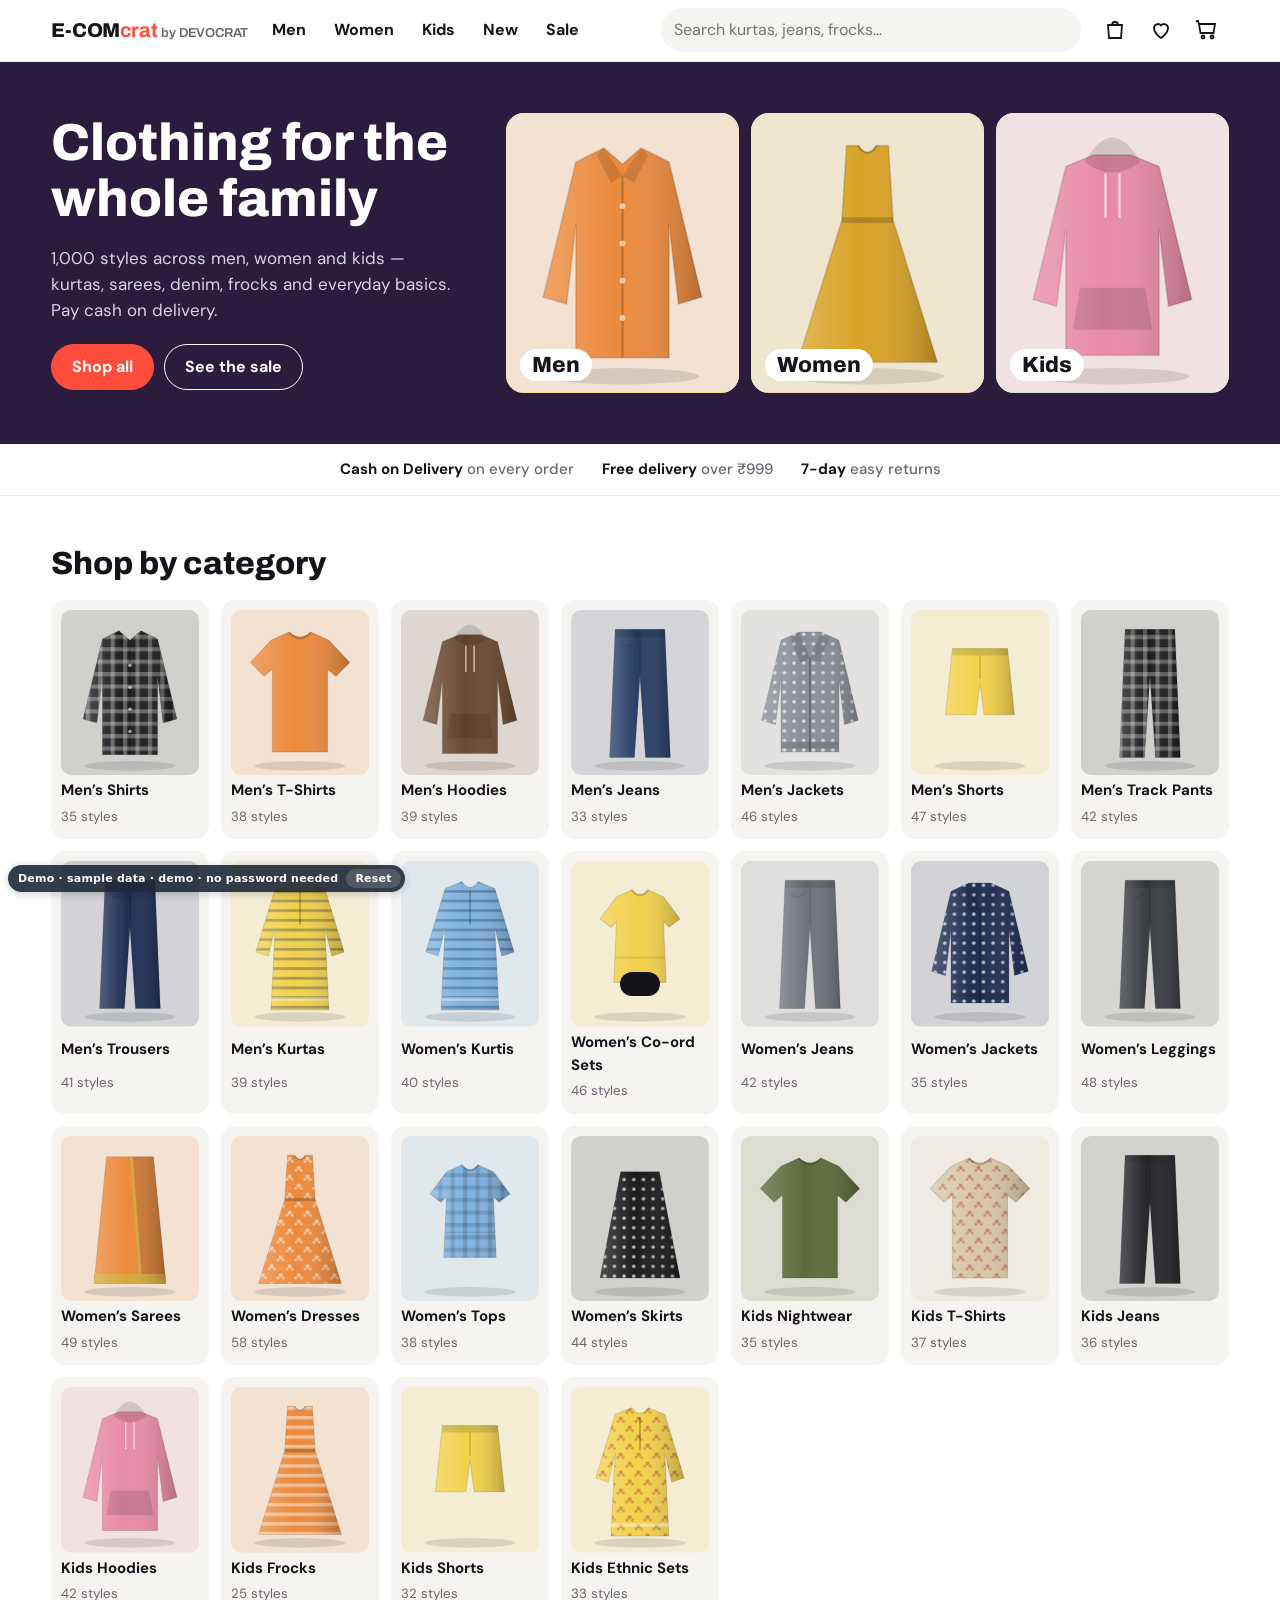
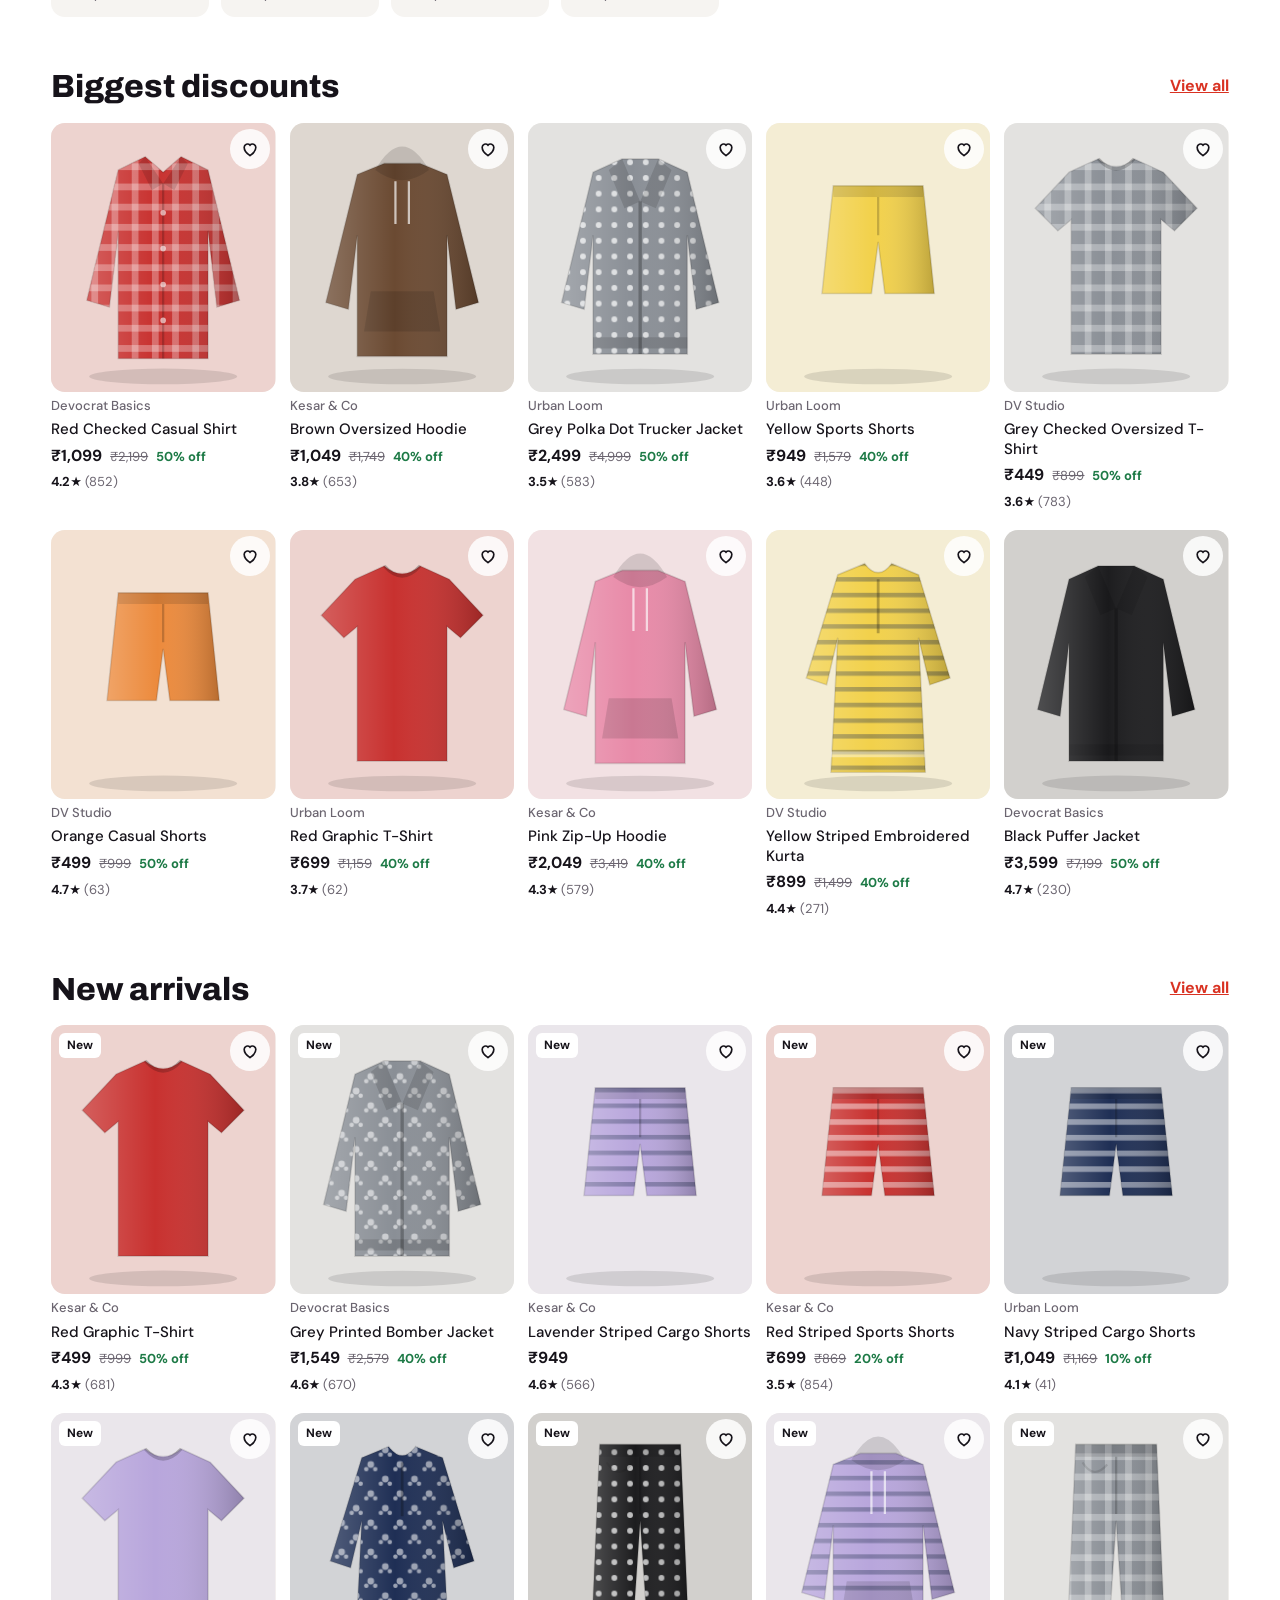
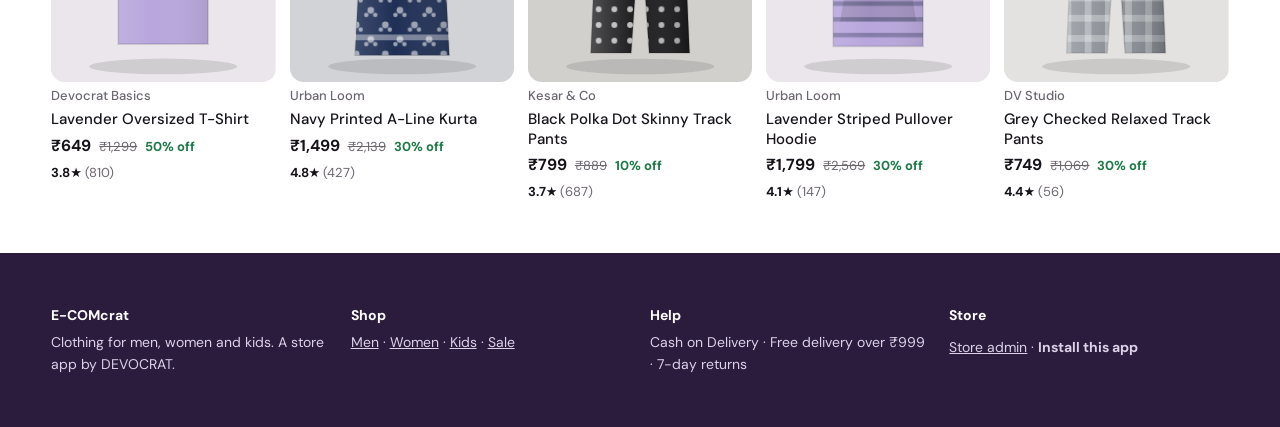
<file: apps/apparel/index.html>
<!DOCTYPE html>
<html lang="en-IN">
<head>
<meta charset="utf-8">
<meta name="viewport" content="width=device-width, initial-scale=1">
<title>E-COMcrat – Clothing E-commerce Website – Live Demo | DEVOCRAT</title>
<meta name="description" content="Try E-COMcrat, an online clothing store with 1,000 products, cart, checkout, cash on delivery and a store admin. E-commerce website development by DEVOCRAT, Bangalore &amp; Coimbatore." data-seo>
<link rel="canonical" href="https://devocrat-tjf.github.io/devocrat/apps/apparel/index.html">
<meta property="og:type" content="website"><meta property="og:site_name" content="DEVOCRAT">
<meta property="og:title" content="E-COMcrat – Clothing E-commerce Website – Live Demo | DEVOCRAT"><meta property="og:description" content="Try E-COMcrat, an online clothing store with 1,000 products, cart, checkout, cash on delivery and a store admin. E-commerce website development by DEVOCRAT, Bangalore &amp; Coimbatore.">
<meta property="og:url" content="https://devocrat-tjf.github.io/devocrat/apps/apparel/index.html"><meta property="og:image" content="https://devocrat-tjf.github.io/devocrat/images/og-devocrat.jpg">
<meta name="twitter:card" content="summary_large_image">
<meta name="theme-color" content="#2b1b3d">
<link rel="manifest" href="manifest.json">
<script src="config.js"></script>
<!-- Website demo: the store's own Google Apps Script runs in the browser on sample data (see ../_gas/gas.js) -->
<script src="../_gas/gas.js"></script>
<script src="backend.js"></script>
<script src="demo.js"></script>
<link rel="icon" href="icons/icon-192.png">
<link rel="apple-touch-icon" href="icons/apple-touch-icon.png">
<meta name="apple-mobile-web-app-capable" content="yes">
<meta name="mobile-web-app-capable" content="yes">
<meta name="apple-mobile-web-app-title" content="E-COMcrat">
<link rel="preconnect" href="https://fonts.googleapis.com">
<link href="https://fonts.googleapis.com/css2?family=Archivo:wght@600;800&family=DM+Sans:opsz,wght@9..40,400;9..40,500;9..40,700&display=swap" rel="stylesheet">
<style>
/* VOICE: confident Indian fashion retail, bright and quick to shop
   IDEA: a shop window with garments on display tables
   PICTURE: flat-lit garment "product shots" drawn per item; hero shows three window panels
   COLOUR and TYPE: white ground, ink, coral accent #ff4d3d, deep plum bands; Archivo + DM Sans
   LAYOUT: sticky header, hero panels, category tiles, filtered grid; admin is a calm table workspace */
:root{color-scheme:light dark;--bg:light-dark(#ffffff,#121014);--ink:light-dark(#16131a,#f2eff4);--mute:light-dark(#6b6570,#a59fab);--line:light-dark(#e8e4e0,#2c2731);--card:light-dark(#f6f4f1,#1c1920);--acc:#ff4d3d;--accd:light-dark(#d93222,#ff6a5c);--plum:light-dark(#2b1b3d,#1f1430);--ok:light-dark(#1d7a46,#4fc785);--warn:light-dark(#b0570e,#f0a35a)}
:root[data-theme=light]{color-scheme:light}:root[data-theme=dark]{color-scheme:dark}
*{box-sizing:border-box;min-width:0}[hidden]{display:none!important}
body{margin:0;background:var(--bg);color:var(--ink);font:16px/1.55 "DM Sans",system-ui,sans-serif;overflow-x:clip}
h1,h2,h3{font-family:Archivo,system-ui,sans-serif;line-height:1.08;text-wrap:balance;margin:0}
h1{font-size:clamp(32px,5vw,52px);font-weight:800}h2{font-size:clamp(24px,3vw,32px);font-weight:800}h3{font-size:18px;font-weight:600}
a{color:inherit}button,input,select,textarea{font:inherit;color:inherit}
button{cursor:pointer}:focus-visible{outline:3px solid var(--acc);outline-offset:2px}
.band{padding:clamp(24px,4vw,56px) max(4vw,16px)}.wrap{max-width:1240px;margin:0 auto}
.btn{min-height:44px;padding:10px 20px;border-radius:999px;border:1.5px solid var(--ink);background:var(--ink);color:var(--bg);font-weight:700;display:inline-flex;align-items:center;justify-content:center;gap:8px;text-decoration:none}
.btn.acc{background:var(--acc);border-color:var(--acc);color:#fff}.btn.ghost{background:transparent;color:var(--ink)}.btn.sm{min-height:36px;padding:6px 14px;font-size:14px}
.btn:disabled{opacity:.45;cursor:not-allowed}.btn.danger{background:transparent;color:var(--accd);border-color:var(--accd)}
.ico{width:44px;height:44px;border:0;background:none;display:inline-grid;place-items:center;border-radius:50%;position:relative}
.ico:hover{background:var(--card)}.ico svg{width:24px;height:24px;fill:none;stroke:currentColor;stroke-width:1.8}
.badge{position:absolute;top:4px;right:2px;background:var(--acc);color:#fff;font-size:11px;font-weight:700;min-width:18px;height:18px;border-radius:9px;display:grid;place-items:center;padding:0 4px}
input,select,textarea{min-height:44px;font-size:16px;border:1.5px solid var(--line);border-radius:10px;padding:8px 12px;background:var(--bg);width:100%}
textarea{min-height:90px}label{font-size:14px;font-weight:500;color:var(--mute);display:grid;gap:4px}
header{position:sticky;top:0;z-index:20;background:color-mix(in srgb,var(--bg) 94%,transparent);backdrop-filter:blur(8px);border-bottom:1px solid var(--line)}
.hd{display:flex;align-items:center;gap:12px;padding:8px max(4vw,16px);max-width:1320px;margin:0 auto}
.logo{font-family:Archivo;font-weight:800;font-size:20px;text-decoration:none;white-space:nowrap;letter-spacing:-.01em}.logo b{color:var(--acc)}.logo small{font-weight:600;font-size:13px;color:var(--mute);margin-left:4px}
nav.main{display:flex;gap:4px}nav.main a{padding:10px 12px;text-decoration:none;font-weight:700;border-radius:8px}nav.main a.on,nav.main a:hover{color:var(--accd)}
.srch{flex:1;max-width:420px;margin-left:auto}.srch input{border-radius:999px;background:var(--card);border-color:transparent}
.adm-pill{font-size:12px;font-weight:700;background:var(--plum);color:#fff;border-radius:999px;padding:4px 10px;text-decoration:none;white-space:nowrap}
@media(max-width:820px){.hd{flex-wrap:wrap}.srch{order:9;max-width:none;flex-basis:100%}nav.main{order:8;flex-basis:100%;justify-content:space-around}.icons{margin-left:auto}}
.hero{background:var(--plum);color:#fff}.hero .wrap{display:grid;grid-template-columns:minmax(0,.9fr) minmax(0,1.6fr);gap:clamp(20px,4vw,48px);align-items:center}
.hero p{color:#dcd2e8;max-width:46ch;font-size:17px}.hero .cta{display:flex;gap:10px;flex-wrap:wrap;margin-top:20px}.hero .btn.ghost{color:#fff;border-color:#fff}
.panels{display:grid;grid-template-columns:repeat(3,minmax(0,1fr));gap:12px}
.panel{border-radius:18px;overflow:hidden;text-decoration:none;color:#16131a;display:grid;position:relative;transition:transform .25s}
.panel:hover{transform:translateY(-4px)}.panel svg{display:block;width:100%;height:auto}
.panel span{position:absolute;left:14px;bottom:12px;font:800 22px Archivo;color:#16131a;background:#fff;padding:4px 12px;border-radius:999px}
@media(max-width:760px){.hero .wrap{grid-template-columns:1fr}}
.strip{display:flex;gap:28px;flex-wrap:wrap;justify-content:center;font-weight:500;font-size:15px;color:var(--mute);padding:14px 16px;border-bottom:1px solid var(--line)}
.strip b{color:var(--ink)}
.sec-h{display:flex;justify-content:space-between;align-items:end;gap:12px;margin-bottom:18px;flex-wrap:wrap}
.tiles{display:grid;grid-template-columns:repeat(auto-fill,minmax(140px,1fr));gap:12px}
.tile{background:var(--card);border-radius:14px;text-decoration:none;padding:10px 10px 12px;border:0;text-align:left;display:grid;gap:4px}
.tile svg{width:100%;height:auto;border-radius:10px}.tile b{font-size:15px}.tile small{color:var(--mute)}
.grid{display:grid;grid-template-columns:repeat(auto-fill,minmax(190px,1fr));gap:18px 14px}
@media(max-width:520px){.grid{grid-template-columns:repeat(2,minmax(0,1fr));gap:14px 10px}}
.card{position:relative;display:grid;gap:4px;align-content:start}
.card .ph{border-radius:14px;overflow:hidden;background:var(--card);aspect-ratio:5/6;border:0;padding:0;display:block;width:100%}
.card .ph svg,.card .ph img{width:100%;height:100%;object-fit:cover;display:block}
.card .br{font-size:13px;color:var(--mute);font-weight:500}.card .nm{font-weight:500;font-size:15px;line-height:1.3;display:-webkit-box;-webkit-line-clamp:2;-webkit-box-orient:vertical;overflow:hidden;background:none;border:0;padding:0;text-align:left}
.pr{display:flex;gap:8px;align-items:baseline;flex-wrap:wrap;white-space:nowrap}.pr b{font-size:16px}.pr s{color:var(--mute);font-size:13px}.pr em{color:var(--ok);font-style:normal;font-size:13px;font-weight:700}
.tag{position:absolute;top:8px;left:8px;font-size:12px;font-weight:700;padding:3px 8px;border-radius:6px;background:#fff;color:#16131a}
.tag.out{background:#16131a;color:#fff}.tag.low{background:var(--acc);color:#fff}.tag.hid{background:#6b6570;color:#fff;top:auto;bottom:calc(100% - 34px)}
.heart{position:absolute;top:6px;right:6px;width:40px;height:40px;border-radius:50%;border:0;background:#ffffffd9;display:grid;place-items:center;color:#16131a}
.heart svg{width:20px;height:20px;fill:none;stroke:currentColor;stroke-width:2}.heart.on svg{fill:var(--acc);stroke:var(--acc)}
.rate{font-size:13px;color:var(--mute)}.rate b{color:var(--ink)}
.shop{display:grid;grid-template-columns:240px minmax(0,1fr);gap:28px}
.filters{display:grid;gap:20px;align-content:start;position:sticky;top:76px;max-height:calc(100vh - 90px);overflow:auto;padding-right:6px}
.filters h3{font-size:15px;margin-bottom:8px}.chips{display:flex;flex-wrap:wrap;gap:6px}
.chip{min-height:36px;padding:5px 12px;border:1.5px solid var(--line);border-radius:999px;background:var(--bg);font-size:14px}
.chip.on{background:var(--ink);color:var(--bg);border-color:var(--ink)}
.sw{width:30px;height:30px;border-radius:50%;border:2px solid var(--line);padding:0}.sw.on{outline:3px solid var(--acc);outline-offset:2px}
.ftog{display:none}
@media(max-width:860px){.shop{grid-template-columns:1fr}.filters{position:static;max-height:none;display:none;background:var(--card);padding:16px;border-radius:14px}.filters.open{display:grid}.ftog{display:inline-flex}}
.toolbar{display:flex;gap:10px;align-items:center;justify-content:space-between;flex-wrap:wrap;margin-bottom:16px}.toolbar select{width:auto}
.more{display:flex;justify-content:center;margin-top:28px}
.ov{position:fixed;inset:0;background:#0009;z-index:40;display:none}.ov.open{display:block}
.modal{position:fixed;z-index:50;background:var(--bg);display:none;overflow:auto;inset:4vh max(3vw,12px);border-radius:20px;max-width:1080px;margin:0 auto}
.modal.open{display:block}.modal .x{position:sticky;top:8px;float:right;margin:8px;z-index:2;background:var(--card)}
@media(max-width:700px){.modal{inset:0;border-radius:0}}
.pd{display:grid;grid-template-columns:minmax(0,1fr) minmax(0,1fr);gap:28px;padding:clamp(16px,3vw,32px)}
@media(max-width:760px){.pd{grid-template-columns:1fr}}
.gal .big{border-radius:16px;overflow:hidden;background:var(--card);aspect-ratio:5/6}.gal .big svg,.gal .big img{width:100%;height:100%;object-fit:cover;display:block}
.thumbs{display:flex;gap:8px;margin-top:8px;flex-wrap:wrap}.thumbs button{width:64px;height:76px;border-radius:8px;overflow:hidden;padding:0;border:2px solid transparent;background:var(--card)}
.thumbs button.on{border-color:var(--acc)}.thumbs img,.thumbs svg{width:100%;height:100%;object-fit:cover}
.sizes{display:flex;flex-wrap:wrap;gap:8px}.sz{min-width:56px;min-height:48px;border:1.5px solid var(--line);border-radius:10px;background:var(--bg);font-weight:700;display:grid;place-items:center;line-height:1.1;padding:4px 8px}
.sz small{font-size:11px;font-weight:500;color:var(--warn)}.sz.on{border-color:var(--ink);background:var(--ink);color:var(--bg)}.sz.on small{color:inherit}
.sz:disabled{text-decoration:line-through;opacity:.4}
.qty{display:inline-flex;align-items:center;border:1.5px solid var(--line);border-radius:999px}.qty button{width:40px;height:40px;border:0;background:none;font-size:20px}.qty span{min-width:28px;text-align:center;font-weight:700}
.info{display:grid;gap:14px;align-content:start}.info dl{display:grid;grid-template-columns:auto 1fr;gap:4px 16px;margin:0;font-size:15px}.info dt{color:var(--mute)}.info dd{margin:0}
.perks{display:grid;gap:4px;font-size:14px;color:var(--mute);border-top:1px solid var(--line);padding-top:12px}
details summary{cursor:pointer;font-weight:700;min-height:36px;display:flex;align-items:center}
table{border-collapse:collapse;width:100%;font-size:14px}th,td{padding:8px 10px;border-bottom:1px solid var(--line);text-align:left;vertical-align:middle}th{color:var(--mute);font-weight:500}td.n,th.n{text-align:right;white-space:nowrap}
.drawer{position:fixed;top:0;right:0;bottom:0;width:min(420px,100vw);background:var(--bg);z-index:50;transform:translateX(105%);transition:transform .3s;display:grid;grid-template-rows:auto 1fr auto}
.drawer.open{transform:none}.dh{display:flex;justify-content:space-between;align-items:center;padding:12px 16px;border-bottom:1px solid var(--line)}
.dl{overflow:auto;padding:8px 16px}.df{padding:16px;border-top:1px solid var(--line);display:grid;gap:6px}
.ci{display:grid;grid-template-columns:72px minmax(0,1fr);gap:12px;padding:12px 0;border-bottom:1px solid var(--line)}
.ci .t{border-radius:8px;overflow:hidden;background:var(--card);aspect-ratio:5/6}.ci .t svg,.ci .t img{width:100%;height:100%;object-fit:cover}
.row{display:flex;justify-content:space-between;gap:10px;align-items:center}.row.tot{font-weight:700;font-size:18px}
.lnk{background:none;border:0;color:var(--accd);font-weight:700;padding:6px 0;min-height:32px}
.ck{display:grid;grid-template-columns:minmax(0,1.3fr) minmax(0,1fr);gap:28px}@media(max-width:800px){.ck{grid-template-columns:1fr}}
.form{display:grid;gap:14px}.two{display:grid;grid-template-columns:repeat(2,minmax(0,1fr));gap:12px}@media(max-width:480px){.two{grid-template-columns:1fr}}
.box{background:var(--card);border-radius:16px;padding:18px}
.pay{display:flex;gap:10px;align-items:center;border:1.5px solid var(--line);border-radius:12px;padding:12px;font-weight:500;color:var(--ink)}
.pay input{width:20px;min-height:20px}.pay.dis{opacity:.5}.err{color:var(--accd);font-size:13px;font-weight:500;min-height:0}
.done{text-align:center;display:grid;gap:12px;justify-items:center;padding:40px 16px}
.done .tick{width:72px;height:72px;border-radius:50%;background:var(--ok);display:grid;place-items:center}.done .tick svg{width:36px;stroke:#fff;stroke-width:3;fill:none}
.empty{text-align:center;color:var(--mute);padding:40px 16px}
.stats{display:grid;grid-template-columns:repeat(auto-fit,minmax(150px,1fr));gap:12px;margin-bottom:24px}
.stat{background:var(--card);border-radius:14px;padding:14px 16px}.stat b{display:block;font:800 clamp(24px,3vw,32px) Archivo}.stat span{color:var(--mute);font-size:14px}
.stat.hot{background:#ffd9d4;color:#5a1208}.stat.hot span{color:#7a2a1e}
.tabs{display:flex;gap:6px;margin-bottom:18px;flex-wrap:wrap}
.at .th{width:44px;height:52px;border-radius:6px;overflow:hidden;background:var(--card)}.at .th svg,.at .th img{width:100%;height:100%;object-fit:cover}
.scroll{overflow-x:auto}
.ef{display:grid;gap:14px;padding:clamp(16px,3vw,28px)}.three{display:grid;grid-template-columns:repeat(3,minmax(0,1fr));gap:12px}@media(max-width:600px){.three{grid-template-columns:1fr 1fr}}
.stk{display:grid;grid-template-columns:repeat(auto-fill,minmax(110px,1fr));gap:8px}.stk div{display:grid;grid-template-columns:1fr auto;gap:4px;align-items:end}
.stk input{min-height:40px}.stk button{height:40px;width:36px;border:0;background:none;color:var(--accd);font-size:18px}
.phs{display:flex;flex-wrap:wrap;gap:10px}.phs figure{margin:0;width:110px;display:grid;gap:4px}.phs img{width:110px;height:132px;object-fit:cover;border-radius:10px;background:var(--card)}
.phs figure div{display:flex;gap:4px}.phs .cov{font-size:11px;font-weight:700;color:var(--ok)}
.upl{width:110px;height:132px;border:2px dashed var(--line);border-radius:10px;display:grid;place-items:center;text-align:center;font-size:13px;color:var(--mute);cursor:pointer;padding:8px}
.toast{position:fixed;left:50%;bottom:24px;transform:translate(-50%,120px);background:var(--ink);color:var(--bg);padding:12px 20px;border-radius:999px;z-index:70;transition:transform .3s;font-weight:500;max-width:90vw}
.toast.on{transform:translate(-50%,0)}
.dlg{position:fixed;z-index:80;inset:0;display:none;place-items:center;background:#0008;padding:16px}.dlg.open{display:grid}
.dlg>div{background:var(--bg);border-radius:16px;padding:22px;max-width:420px;display:grid;gap:14px}
.note{font-size:13px;color:var(--mute)}
footer{background:var(--plum);color:#dcd2e8;font-size:14px}footer .wrap{display:grid;grid-template-columns:repeat(auto-fit,minmax(180px,1fr));gap:20px}footer b{color:#fff;display:block;margin-bottom:6px}
@media(prefers-reduced-motion:reduce){*{transition:none!important}}
@media(max-width:600px){table{font-size:13px}.stack thead{display:none}.stack tr{display:grid;padding-block:10px;border-bottom:1px solid var(--line)}.stack td{display:flow-root;border:0;padding:3px 0;padding-inline-start:8em;text-align:start}.stack td::before{content:attr(data-l);float:inline-start;width:7.5em;margin-inline-start:-8em;white-space:normal;color:var(--mute)}.stack td:empty{display:none}}
</style>
<script>new MutationObserver(()=>{for(const c of document.querySelectorAll('.stack td:not([data-l])')){let i=0,p=c;while(p=p.previousElementSibling)i+=p.colSpan;c.dataset.l=c.closest('table').rows[0].cells[i]?.textContent||''}}).observe(document,{childList:true,subtree:true})</script>
</head>
<body>
<svg width="0" height="0" style="position:absolute" aria-hidden="true"><defs>
<linearGradient id="shade" x1="0" x2="1"><stop offset="0" stop-color="#fff" stop-opacity=".22"/><stop offset=".45" stop-color="#fff" stop-opacity="0"/><stop offset="1" stop-color="#000" stop-opacity=".22"/></linearGradient>
<pattern id="stripes-l" width="14" height="14" patternUnits="userSpaceOnUse"><rect width="14" height="5" fill="#fff" fill-opacity=".45"/></pattern>
<pattern id="stripes-d" width="14" height="14" patternUnits="userSpaceOnUse"><rect width="14" height="4" fill="#1d2a4a" fill-opacity=".35"/></pattern>
<pattern id="checks-l" width="18" height="18" patternUnits="userSpaceOnUse"><rect width="18" height="6" fill="#fff" fill-opacity=".3"/><rect width="6" height="18" fill="#fff" fill-opacity=".3"/></pattern>
<pattern id="checks-d" width="18" height="18" patternUnits="userSpaceOnUse"><rect width="18" height="6" fill="#000" fill-opacity=".14"/><rect width="6" height="18" fill="#000" fill-opacity=".14"/></pattern>
<pattern id="dots-l" width="14" height="14" patternUnits="userSpaceOnUse"><circle cx="7" cy="7" r="2.6" fill="#fff" fill-opacity=".7"/></pattern>
<pattern id="dots-d" width="14" height="14" patternUnits="userSpaceOnUse"><circle cx="7" cy="7" r="2.6" fill="#000" fill-opacity=".25"/></pattern>
<pattern id="print-l" width="26" height="26" patternUnits="userSpaceOnUse"><g fill="#fff" fill-opacity=".55"><circle cx="7" cy="7" r="3"/><circle cx="3" cy="11" r="2"/><circle cx="11" cy="11" r="2"/><circle cx="20" cy="20" r="3"/><circle cx="16" cy="24" r="2"/><circle cx="24" cy="24" r="2"/></g></pattern>
<pattern id="print-d" width="26" height="26" patternUnits="userSpaceOnUse"><g fill="#a3312a" fill-opacity=".45"><circle cx="7" cy="7" r="3"/><circle cx="3" cy="11" r="2"/><circle cx="11" cy="11" r="2"/><circle cx="20" cy="20" r="3"/><circle cx="16" cy="24" r="2"/><circle cx="24" cy="24" r="2"/></g></pattern>
</defs></svg>

<header><div class="hd">
  <a class="logo" href="#" aria-label="E-COMcrat home">E-COM<b>crat</b><small>by DEVOCRAT</small></a>
  <nav class="main" id="nav"><a href="#men">Men</a><a href="#women">Women</a><a href="#kids">Kids</a><a href="#new">New</a><a href="#sale">Sale</a></nav>
  <form class="srch" id="srch" role="search"><input id="q" type="search" placeholder="Search kurtas, jeans, frocks…" aria-label="Search products"></form>
  <div class="icons" style="display:flex;align-items:center;gap:2px">
    <button id="instBtn" class="btn acc sm" hidden>Install app</button><a id="admLink" class="adm-pill" href="#admin" hidden>Admin</a>
    <a class="ico" href="#orders" aria-label="My orders"><svg viewBox="0 0 24 24"><path d="M5 7h14l-1 13H6L5 7Z"/><path d="M9 7a3 3 0 0 1 6 0"/></svg></a>
    <a class="ico" href="#wishlist" aria-label="Wishlist"><svg viewBox="0 0 24 24"><path d="M12 20s-7-4.4-7-10a4 4 0 0 1 7-2.6A4 4 0 0 1 19 10c0 5.6-7 10-7 10Z"/></svg><span class="badge" id="wc" hidden></span></a>
    <button class="ico" id="cartBtn" aria-label="Shopping bag"><svg viewBox="0 0 24 24"><path d="M4 6h16l-1.5 9h-13L4 6Z"/><path d="M4 6 3 3H1"/><circle cx="8" cy="19" r="1.5"/><circle cx="17" cy="19" r="1.5"/></svg><span class="badge" id="cc" hidden></span></button>
  </div>
</div></header>

<main id="view"><div class="empty">Loading the catalogue…</div></main>

<footer class="band"><div class="wrap">
  <div><b>E-COMcrat</b>Clothing for men, women and kids. A store app by DEVOCRAT.</div>
  <div><b>Shop</b><a href="#men">Men</a> · <a href="#women">Women</a> · <a href="#kids">Kids</a> · <a href="#sale">Sale</a></div>
  <div><b>Help</b>Cash on Delivery · Free delivery over ₹999 · 7-day returns</div>
  <div><b>Store</b><a href="#admin">Store admin</a> · <button class="lnk" id="iosHint" style="color:inherit;padding:0">Install this app</button><div id="net" class="note" style="color:#dcd2e8"></div></div>
</div></footer>

<div class="ov" id="ov"></div>
<div class="modal" id="pm" role="dialog" aria-modal="true" aria-label="Product"></div>
<div class="modal" id="am" role="dialog" aria-modal="true" aria-label="Edit product"></div>
<aside class="drawer" id="cd" aria-label="Shopping bag"></aside>
<div class="dlg" id="dlg"><div><h3 id="dlgT"></h3><p id="dlgM" style="margin:0"></p><div class="row" style="justify-content:flex-end"><button class="btn ghost sm" id="dlgNo">Cancel</button><button class="btn acc sm" id="dlgYes">Confirm</button></div></div></div>
<div class="toast" id="toast"></div>
<div class="dlg" id="iosDlg"><div><h3>Install E-COMcrat</h3><p style="margin:0" id="iosMsg"></p><div class="row" style="justify-content:flex-end"><button class="btn sm" id="iosOk">Got it</button></div></div></div>

<script>
{
const $=s=>document.querySelector(s), V=$('#view');
const esc=s=>String(s??'').replace(/[&<>"']/g,c=>({'&':'&amp;','<':'&lt;','>':'&gt;','"':'&quot;',"'":'&#39;'}[c]));
const inr=n=>'₹'+Math.round(n).toLocaleString('en-IN');
const ls={get(k,d){try{const v=localStorage.getItem(k);return v?JSON.parse(v):d}catch(e){return d}},set(k,v){try{localStorage.setItem(k,JSON.stringify(v))}catch(e){}}};
let BASE=[],OV={},P=[],BY={},isAdmin=false,online=false,tok=ls.get('devo-tok',''),sheetUrl=ls.get('devo-sheet','');
const API=((window.DEVO_CONFIG||{}).sheetApi||'').trim();
// Talks to the Google Apps Script web app. POST uses text/plain so the browser sends it without a CORS preflight.
async function api(action,data,post){
  if(!API)throw new Error('The Google Sheet is not connected yet (see config.js).');
  let r;
  if(post)r=await fetch(API,{method:'POST',headers:{'Content-Type':'text/plain;charset=utf-8'},body:JSON.stringify({action,token:tok,...data})});
  else r=await fetch(API+(API.includes('?')?'&':'?')+new URLSearchParams({action,...data}));
  const j=await r.json().catch(()=>({ok:false,error:'The store server sent an unreadable reply.'}));
  if(!j.ok){const e=new Error(j.error||'Something went wrong');e.auth=j.auth;throw e}return j;
}
let cart=ls.get('devo-cart',[]),wish=new Set(ls.get('devo-wish',[]));
const F={g:'',c:'',size:'',col:'',price:'',stock:false,sort:'pop',q:'',shown:24,mode:''};
const TYPES=['tee','shirt','hoodie','jacket','pants','shorts','dress','kurta','top','skirt','saree'];
const PATS=['solid','stripes','checks','dots','print'];

/* ---------- garment illustrations ---------- */
const SH={
tee:'M58 44 L84 32 Q100 46 116 32 L142 44 L172 76 L152 96 L140 86 L140 206 L60 206 L60 86 L48 96 L28 76 Z',
shirt:'M60 42 L84 30 L100 44 L116 30 L140 42 L168 158 L148 164 L140 96 L140 210 L60 210 L60 96 L52 164 L32 158 Z',
hoodie:'M60 46 L84 36 L116 36 L140 46 L168 160 L148 166 L140 100 L140 208 L60 208 L60 100 L52 166 L32 160 Z',
jacket:'M58 44 L84 32 L116 32 L142 44 L170 160 L150 166 L142 100 L142 206 L58 206 L58 100 L50 166 L30 160 Z',
pants:'M64 28 L136 28 L144 214 L108 214 L100 96 L92 214 L56 214 Z',
shorts:'M60 56 L140 56 L150 152 L106 152 L100 106 L94 152 L50 152 Z',
dress:'M82 28 L92 28 Q100 40 108 28 L118 28 L122 92 L160 214 L40 214 L78 92 Z',
kurta:'M64 40 L88 30 Q100 46 112 30 L136 40 L164 132 L146 138 L136 96 L142 216 L58 216 L64 96 L54 138 L36 132 Z',
top:'M66 52 L88 42 Q100 56 112 42 L134 52 L158 84 L142 96 L134 88 L138 176 L62 176 L66 88 L58 96 L42 84 Z',
skirt:'M72 52 L128 52 L158 206 L42 206 Z',
saree:'M66 30 L134 30 L152 214 L48 214 Z'};
const DET={
tee:'<path d="M84 32 Q100 50 116 32" fill="none" stroke="#0003" stroke-width="3"/>',
shirt:'<path d="M84 30 L100 54 L90 60 L78 36 Z M116 30 L100 54 L110 60 L122 36 Z" fill="#0002"/><path d="M100 54 V210" stroke="#0003" stroke-width="2"/><g fill="#fff9"><circle cx="100" cy="80" r="2.5"/><circle cx="100" cy="112" r="2.5"/><circle cx="100" cy="144" r="2.5"/><circle cx="100" cy="176" r="2.5"/></g>',
hoodie:'<path d="M76 42 Q100 0 124 42 Q100 60 76 42 Z" fill="#0002"/><path d="M72 150 L128 150 L134 186 L66 186 Z" fill="#0002"/><path d="M94 52 V90 M106 52 V90" stroke="#fffa" stroke-width="2"/>',
jacket:'<path d="M84 32 L100 70 L86 76 L72 42 Z M116 32 L100 70 L114 76 L128 42 Z" fill="#0002"/><path d="M100 70 V206" stroke="#0004" stroke-width="3"/><path d="M58 196 H142" stroke="#0002" stroke-width="10"/>',
pants:'<rect x="64" y="28" width="72" height="11" fill="#0002"/><path d="M100 39 V90" stroke="#0003" stroke-width="2"/><path d="M70 44 Q80 60 92 46" fill="none" stroke="#0002" stroke-width="2"/>',
shorts:'<rect x="60" y="56" width="80" height="10" fill="#0002"/><path d="M100 66 V100" stroke="#0003" stroke-width="2"/>',
dress:'<path d="M78 92 H122" stroke="#0003" stroke-width="5"/><path d="M92 28 Q100 40 108 28" fill="none" stroke="#0003" stroke-width="2"/>',
kurta:'<path d="M100 44 V92" stroke="#0004" stroke-width="2.5"/><path d="M58 200 H142" stroke="#fff6" stroke-width="5"/>',
top:'<path d="M88 42 Q100 58 112 42" fill="none" stroke="#0003" stroke-width="3"/><path d="M64 140 H136" stroke="#0002" stroke-width="2"/>',
skirt:'<rect x="72" y="52" width="56" height="10" fill="#0002"/><path d="M90 62 L80 206 M110 62 L120 206" stroke="#0002" stroke-width="2"/>',
saree:'<path d="M134 30 L152 214 L116 214 L102 30 Z" fill="#0002"/><path d="M48 200 H152 L152 214 H48 Z" fill="#d4a73a"/><path d="M102 30 L116 214" stroke="#d4a73a" stroke-width="4"/>'};
const light=h=>{const n=parseInt((h||'#888').slice(1),16);return ((n>>16)*299+((n>>8)&255)*587+(n&255)*114)/1000>165};
function art(p,label){
  const t=SH[p.t]?p.t:'tee',h=/^#[0-9a-f]{6}$/i.test(p.hex)?p.hex:'#888888',L=light(h)?'d':'l',d=SH[t];
  const pat=p.pat&&p.pat!=='solid'&&PATS.includes(p.pat)?`<path d="${d}" fill="url(#${p.pat}-${L})"/>`:'';
  return `<svg viewBox="0 0 200 240" role="img" aria-label="${esc(label||p.n)}"><rect width="200" height="240" style="fill:color-mix(in srgb,${h} 16%,#f4f2ee)"/><ellipse cx="100" cy="226" rx="66" ry="7" fill="#0000001c"/><path d="${d}" fill="${h}" stroke="#00000022" stroke-width="1.5"/>${pat}${DET[t]}<path d="${d}" fill="url(#shade)"/></svg>`;
}
const sized=(u,w)=>/lh3\.googleusercontent\.com\/d\/[^=?#]+$/.test(u)?u+'=w'+w:u;
const phUrls=(p,thumb)=>(p.ph||[]).filter(u=>/^https:\/\//.test(u)).map(u=>sized(u,thumb?600:1400));
const pic=p=>{const u=phUrls(p,true);return u.length?`<img src="${u[0]}" alt="${esc(p.n)}" loading="lazy">`:art(p)};
const stockOf=p=>Object.values(p.s||{}).reduce((a,b)=>a+(+b||0),0);
const off=p=>p.m>p.p?Math.round((1-p.p/p.m)*100):0;

/* ---------- data ---------- */
function merge(){
  const m={};BASE.forEach(p=>m[p.id]=p);
  for(const [id,o] of Object.entries(OV)){if(o.deleted)delete m[id];else m[id]={...(m[id]||{}),...o,id}}
  BY=m;P=Object.values(m).sort((a,b)=>a.id<b.id?-1:1);
}
const visible=()=>P.filter(p=>!p.hidden);
function saveLocal(){ls.set('devo-cart',cart);ls.set('devo-wish',[...wish]);counts()}
function counts(){const n=cart.reduce((a,c)=>a+c.qty,0);$('#cc').hidden=!n;$('#cc').textContent=n;$('#wc').hidden=!wish.size;$('#wc').textContent=wish.size}
function toast(m){const t=$('#toast');t.textContent=m;t.classList.add('on');clearTimeout(t._t);t._t=setTimeout(()=>t.classList.remove('on'),2400)}
function ask(title,msg,yes='Confirm'){return new Promise(r=>{$('#dlgT').textContent=title;$('#dlgM').textContent=msg;$('#dlgYes').textContent=yes;$('#dlg').classList.add('open');const done=v=>{$('#dlg').classList.remove('open');r(v)};$('#dlgYes').onclick=()=>done(true);$('#dlgNo').onclick=()=>done(false)})}

/* ---------- cards ---------- */
const heartSvg='<svg viewBox="0 0 24 24"><path d="M12 20s-7-4.4-7-10a4 4 0 0 1 7-2.6A4 4 0 0 1 19 10c0 5.6-7 10-7 10Z"/></svg>';
function card(p){
  const st=stockOf(p),o=off(p);
  const tag=st===0?'<span class="tag out">Sold out</span>':st<10?`<span class="tag low">Only ${st} left</span>`:p.nw?'<span class="tag">New</span>':'';
  return `<div class="card"><button class="ph" data-open="${p.id}" aria-label="View ${esc(p.n)}">${pic(p)}</button>${tag}${p.hidden?'<span class="tag hid">Hidden</span>':''}
  <button class="heart ${wish.has(p.id)?'on':''}" data-wish="${p.id}" aria-label="Wishlist">${heartSvg}</button>
  <span class="br">${esc(p.b)}</span><button class="nm" data-open="${p.id}">${esc(p.n)}</button>
  <div class="pr"><b>${inr(p.p)}</b>${o?`<s>${inr(p.m)}</s><em>${o}% off</em>`:''}</div>
  <span class="rate"><b>${p.r??'–'}★</b> (${p.rc??0})</span></div>`;
}

/* ---------- views ---------- */
function home(){
  const vis=visible(),pick=(g,t)=>vis.find(p=>p.g===g&&p.t===t&&p.pat==='solid')||vis.find(p=>p.g===g);
  const pn=[['Men','men',pick('Men','shirt'),'#ffd84a'],['Women','women',pick('Women','dress'),'#ffb4a8'],['Kids','kids',pick('Kids','hoodie'),'#a8e0d4']];
  const cats=[];['Men','Women','Kids'].forEach(g=>{const seen=new Set;vis.filter(p=>p.g===g).forEach(p=>{if(!seen.has(p.c)){seen.add(p.c);cats.push({g,c:p.c,p,n:vis.filter(x=>x.g===g&&x.c===p.c).length})}})});
  const deals=vis.filter(p=>off(p)>=40&&stockOf(p)>0).slice(0,10),nw=vis.filter(p=>p.nw).slice(0,10);
  V.innerHTML=`<section class="band hero"><div class="wrap"><div><h1>Clothing for the whole family</h1><p>${vis.length.toLocaleString('en-IN')} styles across men, women and kids — kurtas, sarees, denim, frocks and everyday basics. Pay cash on delivery.</p><div class="cta"><a class="btn acc" href="#shop">Shop all</a><a class="btn ghost" href="#sale">See the sale</a></div></div>
  <div class="panels">${pn.map(([l,h,p,bg])=>`<a class="panel" href="#${h}" style="background:${bg}">${p?art({...p,hex:p.hex},l):''}<span>${l}</span></a>`).join('')}</div></div></section>
  <div class="strip"><span><b>Cash on Delivery</b> on every order</span><span><b>Free delivery</b> over ₹999</span><span><b>7-day</b> easy returns</span></div>
  <section class="band"><div class="wrap"><div class="sec-h"><h2>Shop by category</h2></div><div class="tiles">${cats.map(x=>`<button class="tile" data-cat="${x.g}|${esc(x.c)}">${art(x.p,x.c)}<b>${x.g==='Kids'?'Kids ':x.g==='Men'?'Men’s ':'Women’s '}${esc(x.c)}</b><small>${x.n} styles</small></button>`).join('')}</div></div></section>
  <section class="band" style="padding-top:0"><div class="wrap"><div class="sec-h"><h2>Biggest discounts</h2><a href="#sale" class="lnk">View all</a></div><div class="grid">${deals.map(card).join('')}</div></div></section>
  <section class="band" style="padding-top:0"><div class="wrap"><div class="sec-h"><h2>New arrivals</h2><a href="#new" class="lnk">View all</a></div><div class="grid">${nw.map(card).join('')}</div></div></section>`;
}
const PR=[['','Any price'],['0-499','Under ₹500'],['500-999','₹500 – ₹999'],['1000-1999','₹1,000 – ₹1,999'],['2000-99999','₹2,000 and above']];
function filtered(){
  let r=visible();
  if(F.mode==='new')r=r.filter(p=>p.nw);if(F.mode==='sale')r=r.filter(p=>off(p)>=20);
  if(F.mode==='wish')r=r.filter(p=>wish.has(p.id));
  if(F.g)r=r.filter(p=>p.g===F.g);if(F.c)r=r.filter(p=>p.c===F.c);
  if(F.size)r=r.filter(p=>(p.s||{})[F.size]>0);if(F.col)r=r.filter(p=>p.col===F.col);
  if(F.price){const[a,b]=F.price.split('-').map(Number);r=r.filter(p=>p.p>=a&&p.p<=b)}
  if(F.stock)r=r.filter(p=>stockOf(p)>0);
  if(F.q){const w=F.q.toLowerCase().split(/\s+/).filter(Boolean);r=r.filter(p=>{const s=`${p.n} ${p.c} ${p.g} ${p.b} ${p.col} ${p.f} ${p.id}`.toLowerCase();return w.every(x=>s.includes(x.replace(/s$/,'')))})}
  const S={pop:(a,b)=>b.rc-a.rc,new:(a,b)=>(b.nw?1:0)-(a.nw?1:0)||b.id.localeCompare(a.id),lo:(a,b)=>a.p-b.p,hi:(a,b)=>b.p-a.p,off:(a,b)=>off(b)-off(a),rate:(a,b)=>b.r-a.r};
  return r.sort(S[F.sort]||S.pop);
}
function shop(title){
  const base=visible().filter(p=>!F.g||p.g===F.g);
  const cats=[...new Set(base.map(p=>p.c))],sizes=[...new Set(base.flatMap(p=>Object.keys(p.s||{})))];
  const cols=[...new Map(base.map(p=>[p.col,p.hex])).entries()];
  const r=filtered(),shown=r.slice(0,F.shown);
  V.innerHTML=`<section class="band"><div class="wrap"><div class="sec-h"><div><h1 style="font-size:clamp(28px,4vw,40px)">${esc(title)}</h1><span class="note">${r.length.toLocaleString('en-IN')} products${F.q?` matching “${esc(F.q)}”`:''}</span></div></div>
  <div class="shop"><aside class="filters" id="filters">
   ${F.mode!=='wish'?`<div><h3>Shop for</h3><div class="chips">${['','Men','Women','Kids'].map(g=>`<button class="chip ${F.g===g?'on':''}" data-f="g" data-v="${g}">${g||'Everyone'}</button>`).join('')}</div></div>`:''}
   <div><h3>Category</h3><div class="chips"><button class="chip ${!F.c?'on':''}" data-f="c" data-v="">All</button>${cats.map(c=>`<button class="chip ${F.c===c?'on':''}" data-f="c" data-v="${esc(c)}">${esc(c)}</button>`).join('')}</div></div>
   <div><h3>Size</h3><div class="chips"><button class="chip ${!F.size?'on':''}" data-f="size" data-v="">Any</button>${sizes.map(s=>`<button class="chip ${F.size===s?'on':''}" data-f="size" data-v="${esc(s)}">${esc(s)}</button>`).join('')}</div></div>
   <div><h3>Colour${F.col?`: ${esc(F.col)}`:''}</h3><div class="chips">${cols.map(([n,h])=>`<button class="sw ${F.col===n?'on':''}" style="background:${esc(h)}" data-f="col" data-v="${esc(n)}" aria-label="${esc(n)}" title="${esc(n)}"></button>`).join('')}${F.col?'<button class="chip" data-f="col" data-v="">Clear</button>':''}</div></div>
   <div><h3>Price</h3><div class="chips">${PR.map(([v,l])=>`<button class="chip ${F.price===v?'on':''}" data-f="price" data-v="${v}">${l}</button>`).join('')}</div></div>
   <label style="flex-direction:row;display:flex;gap:8px;align-items:center;color:var(--ink)"><input type="checkbox" id="fst" style="width:20px;min-height:20px" ${F.stock?'checked':''}> In stock only</label>
  </aside><div>
   <div class="toolbar"><button class="btn ghost sm ftog" id="ftog">Filters</button><label style="display:flex;align-items:center;gap:8px">Sort <select id="sort">${[['pop','Popularity'],['new','Newest'],['lo','Price: low to high'],['hi','Price: high to low'],['off','Discount'],['rate','Rating']].map(([v,l])=>`<option value="${v}" ${F.sort===v?'selected':''}>${l}</option>`).join('')}</select></label></div>
   ${shown.length?`<div class="grid">${shown.map(card).join('')}</div>`:`<div class="empty">${F.mode==='wish'?'Your wishlist is empty. Tap the heart on any product to save it.':'No products match these filters.'}</div>`}
   ${r.length>F.shown?`<div class="more"><button class="btn ghost" id="more">Show more (${(r.length-F.shown).toLocaleString('en-IN')} left)</button></div>`:''}
  </div></div></div></section>`;
}

/* ---------- product modal ---------- */
let cur=null,curSize='',curQty=1,curImg=0;
function openP(id){cur=BY[id];if(!cur)return;curSize='';curQty=1;curImg=0;renderP();$('#pm').classList.add('open');$('#ov').classList.add('open');$('#pm').scrollTop=0}
function renderP(){
  const p=cur,o=off(p),sims=visible().filter(x=>x.id!==p.id&&x.g===p.g&&x.c===p.c).slice(0,6);
  const imgs=phUrls(p).length?phUrls(p).map((x,i)=>`<img src="${x}" alt="${esc(p.n)} photo ${i+1}">`):[art(p)];
  const sz=Object.entries(p.s||{});
  const chart=p.g==='Kids'?[['2-3Y','52–56','92–98'],['4-5Y','56–60','104–110'],['6-7Y','60–64','116–122'],['8-9Y','64–68','128–134'],['10-11Y','68–72','140–146']]:sz[0]&&/^\d/.test(sz[0][0])?[['28','28','71'],['30','30','76'],['32','32','81'],['34','34','86'],['36','36','91']]:[['S','36','91'],['M','38','97'],['L','40','102'],['XL','42','107'],['XXL','44','112']];
  const ch=p.g==='Kids'?['Age','Chest (cm)','Height (cm)']:/^\d/.test(chart[0][0])&&sz[0]&&/^\d/.test(sz[0][0])?['Size','Waist (in)','Waist (cm)']:['Size','Chest (in)','Chest (cm)'];
  $('#pm').innerHTML=`<button class="ico x" data-close aria-label="Close"><svg viewBox="0 0 24 24"><path d="M6 6l12 12M18 6 6 18"/></svg></button>
  <div class="pd"><div class="gal"><div class="big">${imgs[curImg]||imgs[0]}</div>${imgs.length>1?`<div class="thumbs">${imgs.map((m,i)=>`<button class="${i===curImg?'on':''}" data-img="${i}" aria-label="Photo ${i+1}">${m}</button>`).join('')}</div>`:''}</div>
  <div class="info"><span class="br note">${esc(p.b)} · ${esc(p.g)} · ${esc(p.c)}</span><h2>${esc(p.n)}</h2>
   <span class="rate"><b>${p.r??'–'}★</b> from ${p.rc??0} ratings</span>
   <div class="pr" style="font-size:20px"><b style="font-size:26px">${inr(p.p)}</b>${o?`<s>MRP ${inr(p.m)}</s><em>${o}% off</em>`:''}</div><span class="note" style="margin-top:-10px">Inclusive of all taxes</span>
   <div><div class="row"><b>Select size</b>${p.hidden?'<span class="tag hid" style="position:static">Hidden from customers</span>':''}</div>
   <div class="sizes" style="margin-top:8px">${sz.map(([s,n])=>`<button class="sz ${curSize===s?'on':''}" data-size="${esc(s)}" ${n>0?'':'disabled'}>${esc(s)}${n>0&&n<5?`<small>${n} left</small>`:''}</button>`).join('')}</div>
   <div class="err" id="szErr"></div></div>
   <div class="row" style="justify-content:flex-start;flex-wrap:wrap"><div class="qty"><button data-q="-1" aria-label="Less">−</button><span>${curQty}</span><button data-q="1" aria-label="More">+</button></div>
   <button class="btn acc" id="addBag" ${stockOf(p)?'':'disabled'}>${stockOf(p)?'Add to bag':'Sold out'}</button><button class="btn ghost" data-wish="${p.id}">${wish.has(p.id)?'Wishlisted':'Wishlist'}</button></div>
   ${isAdmin?`<button class="btn sm" data-edit="${p.id}" style="justify-self:start">Edit this product</button>`:''}
   <p style="margin:0">${esc(p.d)}</p>
   <dl><dt>Fabric</dt><dd>${esc(p.f)}</dd><dt>Colour</dt><dd>${esc(p.col)}</dd><dt>Category</dt><dd>${esc(p.g)} › ${esc(p.c)}</dd><dt>Product code</dt><dd>${esc(p.id)}</dd></dl>
   ${sz.length===1&&sz[0][0]==='Free'?'<p class="note" style="margin:0">Free size · 5.5 m saree with 0.8 m blouse piece</p>':`<details><summary>Size chart</summary><table><tr>${ch.map(h=>`<th>${h}</th>`).join('')}</tr>${chart.map(r=>`<tr>${r.map(c=>`<td>${c}</td>`).join('')}</tr>`).join('')}</table></details>`}
   <div class="perks"><span>Cash on Delivery available</span><span>Free delivery on orders over ₹999</span><span>Easy 7-day returns and exchange</span></div>
  </div></div>
  ${sims.length?`<div style="padding:0 clamp(16px,3vw,32px) 32px"><h3 style="margin-bottom:12px">Similar products</h3><div class="grid">${sims.map(card).join('')}</div></div>`:''}`;
}
function closeAll(){['#pm','#am','#cd'].forEach(s=>$(s).classList.remove('open'));$('#ov').classList.remove('open')}

/* ---------- cart ---------- */
function cartLines(){return cart.map(c=>({...c,p:BY[c.id]})).filter(c=>c.p)}
function totals(){const l=cartLines(),sub=l.reduce((a,c)=>a+c.p.p*c.qty,0),mrp=l.reduce((a,c)=>a+Math.max(c.p.m,c.p.p)*c.qty,0),ship=sub===0||sub>=999?0:79;return{l,sub,mrp,ship,tot:sub+ship}}
function renderCart(){
  const{l,sub,mrp,ship,tot}=totals();
  $('#cd').innerHTML=`<div class="dh"><h3>Your bag (${l.reduce((a,c)=>a+c.qty,0)})</h3><button class="ico" data-close aria-label="Close"><svg viewBox="0 0 24 24"><path d="M6 6l12 12M18 6 6 18"/></svg></button></div>
  <div class="dl">${l.length?l.map((c,i)=>{const max=(c.p.s||{})[c.size]||0;return `<div class="ci"><div class="t">${pic(c.p)}</div><div><b style="font-weight:500">${esc(c.p.n)}</b><div class="note">Size ${esc(c.size)}${c.qty>max?` · <span class="err">only ${max} in stock</span>`:''}</div>
   <div class="row" style="margin-top:6px"><div class="qty"><button data-cq="${i}|-1" aria-label="Less">−</button><span>${c.qty}</span><button data-cq="${i}|1" aria-label="More">+</button></div><b>${inr(c.p.p*c.qty)}</b></div>
   <button class="lnk" data-rm="${i}">Remove</button></div></div>`}).join(''):'<div class="empty">Your bag is empty.</div>'}</div>
  ${l.length?`<div class="df"><div class="row"><span>Total MRP</span><span>${inr(mrp)}</span></div>${mrp>sub?`<div class="row" style="color:var(--ok)"><span>Discount</span><span>−${inr(mrp-sub)}</span></div>`:''}
  <div class="row"><span>Delivery</span><span>${ship?inr(ship):'Free'}</span></div>${ship?`<div class="note">Add ${inr(999-sub)} more for free delivery</div>`:''}
  <div class="row tot"><span>Total</span><span>${inr(tot)}</span></div><a class="btn acc" href="#checkout" data-close>Checkout</a></div>`:''}`;
}
function addToCart(id,size,qty){const p=BY[id],max=(p.s||{})[size]||0,e=cart.find(c=>c.id===id&&c.size===size);const have=e?e.qty:0;if(have+qty>max){toast(`Only ${max} in stock for size ${size}`);return false}if(e)e.qty+=qty;else cart.push({id,size,qty});saveLocal();return true}

/* ---------- checkout ---------- */
let lastOrder=null;
function checkout(){
  if(lastOrder){const o=lastOrder;V.innerHTML=`<section class="band"><div class="wrap done"><div class="tick"><svg viewBox="0 0 24 24"><path d="M5 12l5 5 9-10"/></svg></div><h1>Order placed</h1><p style="margin:0">Order <b>${esc(o.oid)}</b> · ${inr(o.total)} to pay in cash on delivery.<br>We'll deliver to ${esc(o.addr.name)}, ${esc(o.addr.city)} ${esc(o.addr.pin)}.</p>${o.local?'<p class="note">Demo mode: this order is saved on this device only. Connect the Google Sheet to receive real orders.</p>':''}<div class="row"><a class="btn" href="#orders">View my orders</a><a class="btn ghost" href="#shop">Continue shopping</a></div></div></section>`;lastOrder=null;return}
  const{l,sub,mrp,ship,tot}=totals(),a=ls.get('devo-addr',{});
  if(!l.length){V.innerHTML='<section class="band"><div class="wrap empty"><h2>Your bag is empty</h2><p><a class="btn" href="#shop">Start shopping</a></p></div></section>';return}
  V.innerHTML=`<section class="band"><div class="wrap"><h1 style="font-size:clamp(28px,4vw,40px);margin-bottom:20px">Checkout</h1><div class="ck">
  <form class="form" id="ckf" novalidate><h3>Delivery address</h3>
   <div class="two"><label>Full name<input name="name" autocomplete="name" value="${esc(a.name)}" required></label><label>Mobile number<input name="phone" inputmode="numeric" maxlength="10" autocomplete="tel" value="${esc(a.phone)}" required></label></div>
   <label>House no., building, street<input name="line" autocomplete="street-address" value="${esc(a.line)}" required></label>
   <div class="three"><label>City<input name="city" autocomplete="address-level2" value="${esc(a.city)}" required></label><label>State<input name="state" autocomplete="address-level1" value="${esc(a.state)}" required></label><label>PIN code<input name="pin" inputmode="numeric" maxlength="6" autocomplete="postal-code" value="${esc(a.pin)}" required></label></div>
   <h3 style="margin-top:8px">Payment</h3>
   <label class="pay"><input type="radio" name="pay" value="COD" checked> Cash on Delivery — pay ${inr(tot)} when it arrives</label>
   <label class="pay dis"><input type="radio" disabled> UPI / Cards — coming soon</label>
   <div class="err" id="ckErr"></div><button class="btn acc" id="place">Place order · ${inr(tot)}</button></form>
  <div class="box"><h3 style="margin-bottom:8px">Order summary</h3>${l.map(c=>`<div class="ci" style="grid-template-columns:52px 1fr"><div class="t">${pic(c.p)}</div><div><span style="font-size:14px">${esc(c.p.n)}</span><div class="row note"><span>Size ${esc(c.size)} × ${c.qty}</span><b style="color:var(--ink)">${inr(c.p.p*c.qty)}</b></div></div></div>`).join('')}
   <div style="display:grid;gap:6px;margin-top:12px"><div class="row"><span>Total MRP</span><span>${inr(mrp)}</span></div>${mrp>sub?`<div class="row" style="color:var(--ok)"><span>Discount</span><span>−${inr(mrp-sub)}</span></div>`:''}<div class="row"><span>Delivery</span><span>${ship?inr(ship):'Free'}</span></div><div class="row tot"><span>To pay</span><span>${inr(tot)}</span></div></div></div>
  </div></div></section>`;
}
async function placeOrder(f){
  const v=Object.fromEntries(new FormData(f)),err=$('#ckErr');
  for(const k of['name','line','city','state'])if(!String(v[k]||'').trim()){err.textContent='Please fill in every address field.';return}
  if(!/^[6-9]\d{9}$/.test(v.phone)){err.textContent='Enter a valid 10-digit Indian mobile number.';return}
  if(!/^[1-9]\d{5}$/.test(v.pin)){err.textContent='Enter a valid 6-digit PIN code.';return}
  if(online){try{await loadCatalogue()}catch(e){}}
  const{l,sub,ship,tot}=totals();
  for(const c of l)if(c.qty>((c.p.s||{})[c.size]||0)){err.textContent=`${c.p.n} (size ${c.size}) has only ${(c.p.s||{})[c.size]||0} in stock. Update your bag.`;return}
  err.textContent='';$('#place').disabled=true;$('#place').textContent='Placing order…';
  const addr={name:v.name.trim(),phone:v.phone,line:v.line.trim(),city:v.city.trim(),state:v.state.trim(),pin:v.pin};ls.set('devo-addr',addr);
  const o={oid:'DV'+Date.now().toString(36).toUpperCase(),ts:Date.now(),items:l.map(c=>({id:c.id,n:c.p.n,size:c.size,qty:c.qty,price:c.p.p})),sub,ship,total:tot,pay:'COD',status:'Placed',addr};
  if(API&&!online){err.textContent='You’re offline. Connect to the internet to place your order.';$('#place').disabled=false;$('#place').textContent='Place order · '+inr(tot);return}
  if(!API){o.local=true;ls.set('devo-orders',[o,...ls.get('devo-orders',[])]);cart=[];saveLocal();lastOrder=o;checkout();window.scrollTo(0,0);return}
  try{const r=await api('placeOrder',{items:l.map(c=>({id:c.id,size:c.size,qty:c.qty})),addr},true);
    ls.set('devo-myorders',[{oid:r.order.oid,phone:addr.phone},...ls.get('devo-myorders',[])].slice(0,50));
    myOrders=[r.order,...myOrders];cart=[];saveLocal();lastOrder=r.order;checkout();window.scrollTo(0,0);loadCatalogue().catch(()=>{});
  }catch(e){err.textContent=e.message;$('#place').disabled=false;$('#place').textContent='Place order · '+inr(tot)}
}
let myOrders=[],allOrders=[];
async function loadMyOrders(){
  const ids=ls.get('devo-myorders',[]);if(!online||!ids.length)return;
  const res=await Promise.all(ids.map(x=>api('order',{id:x.oid,phone:x.phone}).then(r=>r.order).catch(()=>null)));
  myOrders=res.filter(Boolean);
}
function orders(){
  const list=[...myOrders,...ls.get('devo-orders',[])].sort((a,b)=>b.ts-a.ts);
  V.innerHTML=`<section class="band"><div class="wrap"><h1 style="font-size:clamp(28px,4vw,40px);margin-bottom:20px">My orders</h1>${list.length?list.map(o=>`<div class="box" style="margin-bottom:12px"><div class="row" style="flex-wrap:wrap"><b>${esc(o.oid)}</b><span class="note">${new Date(o.ts).toLocaleString('en-IN',{dateStyle:'medium',timeStyle:'short'})}</span><span class="tag" style="position:static;background:var(--plum);color:#fff">${esc(o.local?'Not sent':o.status)}</span></div>
  <div class="note" style="margin:6px 0">${o.items.map(i=>`${esc(i.n)} (${esc(i.size)}) × ${i.qty}`).join(' · ')}</div><div class="row"><span>Cash on Delivery</span><b>${inr(o.total)}</b></div></div>`).join(''):'<div class="empty">No orders yet.</div>'}</div></section>`;
}

/* ---------- admin ---------- */
const A={tab:'dash',q:'',g:'',shown:50,stock:''};
function admin(){
  if(!isAdmin){V.innerHTML=online?`<section class="band"><div class="wrap" style="max-width:420px"><h1 style="font-size:36px;margin-bottom:6px">Store admin</h1><p class="note" style="margin:0 0 18px">Enter the admin password you set in the Google Sheet (E-COMcrat Store menu). Customers don’t need an account.</p>
    <form class="form" id="lgf"><input type="hidden" name="email" value="admin" autocomplete="username"><label>Password<input name="password" type="password" autocomplete="current-password" required></label><div class="err" id="lgErr"></div><button class="btn acc">Sign in</button></form></div></section>`
    :`<section class="band"><div class="wrap empty"><h2>Google Sheet not connected</h2><p>${API?'The store’s Google Sheet could not be reached. Check your internet connection and try again.':'Add your Apps Script web app URL to config.js to turn on the admin panel.'}</p><a class="btn" href="#">Back to the store</a></div></section>`;return}
  const tot=P.length,out=P.filter(p=>stockOf(p)===0).length,low=P.filter(p=>{const s=stockOf(p);return s>0&&s<10}).length,units=P.reduce((a,p)=>a+stockOf(p),0),hid=P.filter(p=>p.hidden).length,pend=allOrders.filter(o=>o.status==='Placed').length;
  const by=g=>P.filter(p=>p.g===g).length;
  let body='';
  if(A.tab==='dash'){
    const cats=[...new Set(P.map(p=>p.g+' › '+p.c))].map(k=>{const r=P.filter(p=>p.g+' › '+p.c===k);return{k,n:r.length,o:r.filter(p=>stockOf(p)===0).length,u:r.reduce((a,p)=>a+stockOf(p),0)}});
    const mx=Math.max(...cats.map(c=>c.n));
    body=`<div class="stats"><div class="stat"><b>${tot.toLocaleString('en-IN')}</b><span>Products</span></div><div class="stat"><b>${units.toLocaleString('en-IN')}</b><span>Units in stock</span></div><div class="stat hot"><b>${out}</b><span>Sold out</span></div><div class="stat"><b>${low}</b><span>Low stock (under 10)</span></div><div class="stat"><b>${pend}</b><span>Orders to confirm</span></div><div class="stat"><b>${hid}</b><span>Hidden</span></div></div>
    <p class="note">Men ${by('Men')} · Women ${by('Women')} · Kids ${by('Kids')}</p>
    <div class="scroll"><table class="stack"><thead><tr><th>Category</th><th>Products</th><th class="n">Units</th><th class="n">Sold out</th></tr></thead><tbody>${cats.map(c=>`<tr><td>${esc(c.k)}</td><td><div style="display:flex;align-items:center;gap:8px"><div style="height:10px;border-radius:5px;background:var(--acc);width:${Math.max(4,c.n/mx*140)}px"></div>${c.n}</div></td><td class="n">${c.u.toLocaleString('en-IN')}</td><td class="n">${c.o?`<button class="lnk" data-outcat="${esc(c.k)}">${c.o}</button>`:0}</td></tr>`).join('')}</tbody></table></div>`;
  }else if(A.tab==='prod'){
    let r=P;if(A.g)r=r.filter(p=>p.g===A.g);if(A.stock==='out')r=r.filter(p=>stockOf(p)===0);if(A.stock==='low')r=r.filter(p=>{const s=stockOf(p);return s>0&&s<10});if(A.stock==='hid')r=r.filter(p=>p.hidden);
    if(A.q){const q=A.q.toLowerCase();r=r.filter(p=>`${p.id} ${p.n} ${p.c} ${p.b}`.toLowerCase().includes(q))}
    body=`<div class="toolbar"><div style="display:flex;gap:8px;flex-wrap:wrap;flex:1"><input id="aq" type="search" placeholder="Search by name, code or category" value="${esc(A.q)}" style="max-width:320px"><select id="ag" style="width:auto">${['','Men','Women','Kids'].map(g=>`<option value="${g}" ${A.g===g?'selected':''}>${g||'All shoppers'}</option>`).join('')}</select><select id="as" style="width:auto">${[['','Any stock'],['out','Sold out'],['low','Low stock'],['hid','Hidden']].map(([v,l])=>`<option value="${v}" ${A.stock===v?'selected':''}>${l}</option>`).join('')}</select></div><button class="btn acc" data-edit="new">Add product</button></div>
    <p class="note">${r.length} products</p><div class="scroll"><table class="stack at"><thead><tr><th>Photo</th><th>Product</th><th>Category</th><th class="n">Price</th><th class="n">Stock</th><th>Actions</th></tr></thead><tbody>
    ${r.slice(0,A.shown).map(p=>{const s=stockOf(p);return `<tr><td><div class="th">${pic(p)}</div></td><td><b style="font-weight:500">${esc(p.n)}</b><div class="note">${esc(p.id)}${p.hidden?' · hidden':''}${p.ph&&p.ph.length?` · ${p.ph.length} photo${p.ph.length>1?'s':''}`:''}</div></td><td>${esc(p.g)} › ${esc(p.c)}</td><td class="n">${inr(p.p)}</td><td class="n" style="color:${s===0?'var(--accd)':s<10?'var(--warn)':'inherit'};font-weight:700">${s}</td><td><button class="btn sm ghost" data-edit="${p.id}">Edit</button> <button class="btn sm danger" data-del="${p.id}">Delete</button></td></tr>`}).join('')}</tbody></table></div>
    ${r.length>A.shown?`<div class="more"><button class="btn ghost" id="amore">Show more</button></div>`:''}`;
  }else{
    body=allOrders.length?`<div class="scroll"><table class="stack"><thead><tr><th>Order</th><th>Customer</th><th>Items</th><th class="n">Total</th><th>Status</th></tr></thead><tbody>${allOrders.map((o,i)=>`<tr><td><b>${esc(o.oid)}</b><div class="note">${new Date(o.ts).toLocaleString('en-IN',{dateStyle:'medium',timeStyle:'short'})}</div></td><td>${esc(o.addr?.name)}<div class="note">${esc(o.addr?.phone)} · ${esc(o.addr?.city)} ${esc(o.addr?.pin)}</div></td><td style="font-size:13px">${o.items.map(x=>`${esc(x.n)} (${esc(x.size)}) × ${x.qty}`).join('<br>')}</td><td class="n">${inr(o.total)}</td><td><select data-ost="${i}" style="width:auto">${['Placed','Confirmed','Shipped','Delivered','Cancelled'].map(s=>`<option ${o.status===s?'selected':''}>${s}</option>`).join('')}</select>${o.deducted?'<div class="note">Stock deducted</div>':''}</td></tr>`).join('')}</tbody></table></div><p class="note">Confirming, shipping or delivering an order takes its items out of stock once; cancelling puts them back. Changes are written to the Orders and Products tabs.</p>`:`<div class="empty">No orders yet. Orders customers place will appear here.</div>`;
  }
  V.innerHTML=`<section class="band"><div class="wrap"><div class="sec-h"><h1 style="font-size:clamp(28px,4vw,40px)">Store admin</h1><div style="display:flex;gap:8px;flex-wrap:wrap">${sheetUrl?`<a class="btn ghost sm" href="${esc(sheetUrl)}" target="_blank" rel="noopener">Open Google Sheet</a>`:''}<button class="btn ghost sm" id="refresh">Refresh</button><button class="btn ghost sm" id="logout">Sign out</button></div></div>
  <div class="tabs">${[['dash','Overview'],['prod','Products'],['ord',`Orders (${allOrders.length})`]].map(([k,l])=>`<button class="chip ${A.tab===k?'on':''}" data-atab="${k}">${l}</button>`).join('')}</div>${body}</div></section>`;
}
let E=null;
function openEdit(id){
  const p=id==='new'?{id:'N'+Date.now().toString(36).toUpperCase(),n:'',g:'Men',c:'',t:'tee',b:'Devocrat Basics',col:'',hex:'#1f2f55',pat:'solid',f:'Cotton',p:999,m:999,s:{S:10,M:10,L:10,XL:10,XXL:10},r:0,rc:0,nw:true,d:'',ph:[]}:JSON.parse(JSON.stringify(BY[id]));
  p.ph=p.ph||[];
  E={p,isNew:id==='new',photos:p.ph.map(u=>({u,url:sized(u,400)}))};
  renderEdit();closeAll();$('#am').classList.add('open');$('#ov').classList.add('open');$('#am').scrollTop=0;
}
function renderEdit(){
  const p=E.p,cats=[...new Set(P.map(x=>x.c))];
  $('#am').innerHTML=`<button class="ico x" data-close aria-label="Close"><svg viewBox="0 0 24 24"><path d="M6 6l12 12M18 6 6 18"/></svg></button>
  <form class="ef" id="ef"><h2>${E.isNew?'Add product':'Edit product'} <span class="note" style="font-family:'DM Sans';font-size:15px">${esc(p.id)}</span></h2>
  <div><b>Photos</b><p class="note" style="margin:2px 0 8px">The first photo is the cover. Uploads are saved to your Google Drive. Without photos, the drawn illustration is shown.</p><div class="phs">${E.photos.map((x,i)=>`<figure><img src="${esc(x.url)}" alt="Photo ${i+1}">${i===0?'<span class="cov">Cover</span>':x.file?'<span class="note">New</span>':''}<div>${i?`<button type="button" class="btn sm ghost" data-cover="${i}">Make cover</button>`:''}<button type="button" class="btn sm danger" data-rmph="${i}">Remove</button></div></figure>`).join('')}
   <label class="upl">Add photos<input type="file" id="phin" accept="image/jpeg,image/png,image/webp" multiple hidden></label></div>
   <div style="display:flex;gap:8px;margin-top:8px;max-width:520px"><input id="phurl" type="url" placeholder="…or paste an image link (https://)"><button type="button" class="btn sm ghost" id="addurl">Add link</button></div></div>
  <div style="display:grid;grid-template-columns:120px 1fr;gap:16px;align-items:start"><div style="border-radius:12px;overflow:hidden" id="prev">${art(p)}</div>
   <div class="form"><label>Product name<input name="n" value="${esc(p.n)}" required></label><label>Brand<input name="b" value="${esc(p.b)}"></label></div></div>
  <div class="three"><label>Shop for<select name="g">${['Men','Women','Kids'].map(g=>`<option ${p.g===g?'selected':''}>${g}</option>`).join('')}</select></label>
   <label>Category<input name="c" list="catl" value="${esc(p.c)}" required><datalist id="catl">${cats.map(c=>`<option value="${esc(c)}">`).join('')}</datalist></label>
   <label>Fabric<input name="f" value="${esc(p.f)}"></label></div>
  <div class="three"><label>Selling price (₹)<input name="p" type="number" min="1" value="${p.p}" required></label><label>MRP (₹)<input name="m" type="number" min="1" value="${p.m}" required></label><label>Colour name<input name="col" value="${esc(p.col)}"></label></div>
  <div class="three"><label>Colour<input name="hex" type="color" value="${esc(p.hex)}" style="padding:4px"></label><label>Drawing shape<select name="t">${TYPES.map(t=>`<option ${p.t===t?'selected':''}>${t}</option>`).join('')}</select></label><label>Pattern<select name="pat">${PATS.map(t=>`<option ${p.pat===t?'selected':''}>${t}</option>`).join('')}</select></label></div>
  <label>Description<textarea name="d">${esc(p.d)}</textarea></label>
  <div><b>Stock by size</b> <span class="note">· total ${stockOf(p)}</span><div class="stk" style="margin-top:8px">${Object.entries(p.s).map(([s,n])=>`<div><label>${esc(s)}<input type="number" min="0" data-stk="${esc(s)}" value="${n}"></label><button type="button" data-rmsz="${esc(s)}" aria-label="Remove size ${esc(s)}">×</button></div>`).join('')}</div>
   <div style="display:flex;gap:8px;margin-top:8px;max-width:320px"><input id="newsz" placeholder="New size, e.g. 3XL"><button type="button" class="btn sm ghost" id="addsz">Add size</button></div></div>
  <div style="display:flex;gap:20px;flex-wrap:wrap"><label style="display:flex;gap:8px;align-items:center;color:var(--ink)"><input type="checkbox" name="nw" style="width:20px;min-height:20px" ${p.nw?'checked':''}> New arrival</label><label style="display:flex;gap:8px;align-items:center;color:var(--ink)"><input type="checkbox" name="hidden" style="width:20px;min-height:20px" ${p.hidden?'checked':''}> Hide from customers</label></div>
  <div class="err" id="efErr"></div>
  <div class="row" style="justify-content:flex-end;flex-wrap:wrap">${E.isNew?'':`<button type="button" class="btn danger" data-del="${esc(p.id)}">Delete</button>`}<button type="button" class="btn ghost" data-close>Cancel</button><button class="btn acc" id="efSave">Save product</button></div></form>`;
}
function readEdit(){
  const f=$('#ef');if(!f)return;const v=Object.fromEntries(new FormData(f)),p=E.p;
  Object.assign(p,{n:v.n.trim(),b:v.b.trim(),g:v.g,c:v.c.trim(),f:v.f.trim(),p:+v.p,m:+v.m,col:v.col.trim(),hex:v.hex,t:v.t,pat:v.pat,d:v.d.trim(),nw:!!v.nw,hidden:!!v.hidden});
  f.querySelectorAll('[data-stk]').forEach(i=>p.s[i.dataset.stk]=Math.max(0,parseInt(i.value)||0));
}
// Shrinks a photo to at most 1400px and JPEG before upload, so it travels fast and fits in Drive nicely.
function shrink(file){return new Promise((res,rej)=>{const img=new Image(),u=URL.createObjectURL(file);img.onload=()=>{const k=Math.min(1,1400/Math.max(img.width,img.height)),c=document.createElement('canvas');c.width=Math.round(img.width*k);c.height=Math.round(img.height*k);c.getContext('2d').drawImage(img,0,0,c.width,c.height);URL.revokeObjectURL(u);res(c.toDataURL('image/jpeg',.85).split(',')[1])};img.onerror=()=>rej(new Error('Could not read '+file.name));img.src=u})}
function authFail(e){if(e.auth){logout();toast('Please sign in again.');return true}return false}
async function saveEdit(){
  readEdit();const p=E.p,err=$('#efErr'),btn=$('#efSave');
  if(!p.n||!p.c){err.textContent='Name and category are required.';return}
  if(!(p.p>0)){err.textContent='Enter a selling price.';return}
  if(p.m<p.p)p.m=p.p;if(!Object.keys(p.s).length){err.textContent='Add at least one size.';return}
  btn.disabled=true;
  try{
    const news=E.photos.filter(x=>x.file);let k=0;
    for(const x of news){btn.textContent=`Uploading photo ${++k} of ${news.length}…`;const r=await api('uploadPhoto',{name:x.file.name.replace(/\.\w+$/,'')+'.jpg',mime:'image/jpeg',data:await shrink(x.file)},true);x.u=r.url;delete x.file}
    btn.textContent='Saving…';p.ph=E.photos.map(x=>x.u).filter(Boolean);
    const r=await api('saveProduct',{product:p},true);
    const i=BASE.findIndex(x=>x.id===r.product.id);if(i>=0)BASE[i]=r.product;else BASE.push(r.product);
    merge();cacheCat();closeAll();toast(E.isNew?'Product added to the sheet':'Saved to the sheet');route();
  }catch(e){if(!authFail(e))err.textContent='Could not save: '+e.message;btn.disabled=false;btn.textContent='Save product';renderEditPhotosOnly()}
}
function renderEditPhotosOnly(){}
async function delProduct(id){
  const p=BY[id];if(!p||!await ask('Delete this product?',`${p.n} (${p.id}) will be removed from the store and its row deleted from the Google Sheet.`,'Delete'))return;
  try{await api('deleteProduct',{id},true);BASE=BASE.filter(x=>x.id!==id);merge();cacheCat();closeAll();toast('Product deleted');route()}catch(e){if(!authFail(e))toast('Could not delete: '+e.message)}
}
async function loadAllOrders(){if(!isAdmin)return;const r=await api('orders',{},true);allOrders=r.orders}
async function setOrderStatus(i,st){
  const o=allOrders[i];if(!o)return;
  try{const r=await api('setStatus',{oid:o.oid,status:st},true);o.status=st;o.deducted=r.deducted;
    toast(r.changedStock?(st==='Cancelled'?'Order cancelled and stock returned':'Order updated and stock deducted'):'Status updated');
    if(r.changedStock)await loadCatalogue();admin()}catch(e){if(!authFail(e))toast('Could not update: '+e.message);admin()}
}
function logout(){tok='';ls.set('devo-tok','');isAdmin=false;allOrders=[];$('#admLink').hidden=true;if(location.hash==='#admin')admin()}

/* ---------- routing ---------- */
const TITLES={men:['Men','Men’s clothing'],women:['Women','Women’s clothing'],kids:['Kids','Kids’ clothing'],shop:['','All products'],new:['','New arrivals'],sale:['','Sale']};
function route(keep){
  const h=location.hash.slice(1);document.querySelectorAll('#nav a').forEach(a=>a.classList.toggle('on',a.getAttribute('href')==='#'+h));
  if(!BASE.length)return;
  if(TITLES[h]||h==='wishlist'){const[g,t]=TITLES[h]||['','Wishlist'];if(!keep){F.g=g;F.mode=h==='new'?'new':h==='sale'?'sale':h==='wishlist'?'wish':'';if(!F._fromCat){F.c='';F.size='';F.col='';F.price='';}F._fromCat=false;F.shown=24;if(h!=='shop')F.q=''}shop(F.q&&h==='shop'?'Search results':t)}
  else if(h==='checkout')checkout();else if(h==='orders'){orders();loadMyOrders().then(()=>{if(location.hash==='#orders')orders()}).catch(()=>{})}else if(h==='admin')admin();
  else if(/^p-[A-Z0-9]+$/i.test(h)&&BY[h.slice(2)]){home();openP(h.slice(2))}else home();
  if(!keep)window.scrollTo(0,0);
}
addEventListener('hashchange',()=>{closeAll();route()});

/* ---------- events ---------- */
document.addEventListener('click',async e=>{
  const t=e.target.closest('button,a');if(!t)return;const d=t.dataset;
  if('close' in d||t.id==='ov'){closeAll();return}
  if(d.open){openP(d.open);return}
  if(d.wish){wish.has(d.wish)?wish.delete(d.wish):wish.add(d.wish);saveLocal();toast(wish.has(d.wish)?'Saved to wishlist':'Removed from wishlist');document.querySelectorAll(`[data-wish="${d.wish}"]`).forEach(b=>{b.classList.toggle('on',wish.has(d.wish));if(b.classList.contains('btn'))b.textContent=wish.has(d.wish)?'Wishlisted':'Wishlist'});if(F.mode==='wish'&&!$('#pm').classList.contains('open'))route(true);return}
  if(d.cat){const[g,c]=d.cat.split('|');F._fromCat=true;F.c=c;F.size='';F.col='';F.price='';const target='#'+g.toLowerCase();if(location.hash===target){F.g=g;route(true)}else location.hash=target;return}
  if(d.f){F[d.f]=d.v;if(d.f==='g')F.c='';F.shown=24;route(true);if(innerWidth<=860)$('#filters')?.classList.add('open');return}
  if(t.id==='ftog'){$('#filters').classList.toggle('open');return}
  if(t.id==='more'){F.shown+=24;route(true);return}
  if(t.id==='cartBtn'){renderCart();$('#cd').classList.add('open');$('#ov').classList.add('open');return}
  if(d.size){curSize=d.size;renderP();return}
  if(d.img){curImg=+d.img;renderP();return}
  if(d.q){curQty=Math.max(1,Math.min(10,curQty+ +d.q));renderP();return}
  if(t.id==='addBag'){if(!curSize){$('#szErr').textContent='Please select a size.';return}if(addToCart(cur.id,curSize,curQty)){toast('Added to bag');closeAll();renderCart();$('#cd').classList.add('open');$('#ov').classList.add('open')}return}
  if(d.cq){const[i,dq]=d.cq.split('|').map(Number);const c=cart[i];if(!c)return;const max=(BY[c.id]?.s||{})[c.size]||0;c.qty=Math.max(1,c.qty+dq);if(dq>0&&c.qty>max){c.qty=max||1;toast(`Only ${max} in stock`)}saveLocal();renderCart();return}
  if(d.rm){cart.splice(+d.rm,1);saveLocal();renderCart();return}
  if(d.atab){A.tab=d.atab;if(d.atab==='ord')loadAllOrders().then(admin).catch(()=>{});admin();return}
  if(d.outcat){const[g,c]=d.outcat.split(' › ');A.tab='prod';A.g=g;A.q=c;A.stock='out';admin();return}
  if(t.id==='amore'){A.shown+=50;admin();return}
  if(d.edit){if(isAdmin)openEdit(d.edit);return}
  if(t.id==='logout'){logout();return}
  if(t.id==='refresh'){t.disabled=true;Promise.all([loadCatalogue(),loadAllOrders()]).then(()=>{toast('Refreshed from the sheet');admin()}).catch(e=>{if(!authFail(e))toast(e.message);admin()});return}
  if(t.id==='addurl'){readEdit();const u=$('#phurl').value.trim();if(!/^https:\/\/\S+$/.test(u)){toast('Paste a link that starts with https://');return}E.photos.push({u,url:u});renderEdit();return}
  if(t.id==='instBtn'){installApp();return}
  if(t.id==='iosHint'){installApp(true);return}
  if(t.id==='iosOk'){$('#iosDlg').classList.remove('open');return}
  if(d.del){if(isAdmin)delProduct(d.del);return}
  if(d.rmph){readEdit();E.photos.splice(+d.rmph,1);renderEdit();return}
  if(d.cover){readEdit();const[x]=E.photos.splice(+d.cover,1);E.photos.unshift(x);renderEdit();return}
  if(d.rmsz){readEdit();delete E.p.s[d.rmsz];renderEdit();return}
  if(t.id==='addsz'){readEdit();const s=$('#newsz').value.trim();if(s&&!(s in E.p.s)){E.p.s[s]=0;renderEdit()}return}
});
$('#ov').onclick=closeAll;addEventListener('keydown',e=>{if(e.key==='Escape')closeAll()});
$('#srch').addEventListener('submit',e=>{e.preventDefault();F.q=$('#q').value.trim();F.g='';F.c='';F.size='';F.col='';F.price='';F.mode='';F.shown=24;if(location.hash==='#shop')route(true);else{F._fromCat=true;location.hash='#shop'}});
document.addEventListener('change',e=>{const t=e.target;
  if(t.id==='sort'){F.sort=t.value;route(true)}else if(t.id==='fst'){F.stock=t.checked;route(true)}
  else if(t.id==='ag'){A.g=t.value;A.shown=50;admin()}else if(t.id==='as'){A.stock=t.value;A.shown=50;admin()}
  else if(t.dataset.ost){setOrderStatus(+t.dataset.ost,t.value)}
  else if(t.id==='phin'){uploadPhotos([...t.files])}
  else if(t.closest('#ef')&&['hex','t','pat'].includes(t.name)){readEdit();$('#prev').innerHTML=art(E.p)}
});
let aqT;document.addEventListener('input',e=>{if(e.target.id==='aq'){clearTimeout(aqT);aqT=setTimeout(()=>{A.q=e.target.value;A.shown=50;admin();const i=$('#aq');i.focus();i.setSelectionRange(i.value.length,i.value.length)},300)}});
document.addEventListener('submit',e=>{if(e.target.id==='lgf'){e.preventDefault();login(e.target)}else if(e.target.id==='ckf'){e.preventDefault();placeOrder(e.target)}else if(e.target.id==='ef'){e.preventDefault();saveEdit()}});
function uploadPhotos(files){
  readEdit();
  for(const f of files){if(!/^image\/(jpeg|png|webp)$/.test(f.type)){toast(f.name+': use JPG, PNG or WebP');continue}if(f.size>25e6){toast(f.name+' is too large');continue}
    E.photos.push({file:f,url:URL.createObjectURL(f)})}
  renderEdit();
}
async function login(f){
  const v=Object.fromEntries(new FormData(f)),err=$('#lgErr'),b=f.querySelector('button');err.textContent='';b.disabled=true;b.textContent='Signing in…';
  try{const r=await api('login',{password:v.password},true);tok=r.token;ls.set('devo-tok',tok);sheetUrl=r.sheetUrl||'';ls.set('devo-sheet',sheetUrl);
    isAdmin=true;$('#admLink').hidden=false;await Promise.all([loadCatalogue(),loadAllOrders()]).catch(()=>{});admin();toast('Signed in')}
  catch(e){err.textContent=e.message;b.disabled=false;b.textContent='Sign in'}
}

/* ---------- install (PWA) ---------- */
let deferred=null;
addEventListener('beforeinstallprompt',e=>{e.preventDefault();deferred=e;$('#instBtn').hidden=false});
addEventListener('appinstalled',()=>{deferred=null;$('#instBtn').hidden=true;toast('App installed')});
async function installApp(fromFooter){
  if(deferred){deferred.prompt();await deferred.userChoice.catch(()=>{});deferred=null;$('#instBtn').hidden=true;return}
  const ios=/iphone|ipad|ipod/i.test(navigator.userAgent);
  $('#iosMsg').textContent=matchMedia('(display-mode: standalone)').matches?'You are already using the installed app.':ios?'In Safari, tap the Share button, then “Add to Home Screen”.':'Open your browser menu (⋮) and choose “Install app” or “Add to Home screen”.';
  $('#iosDlg').classList.add('open');
}
/* Website demo: no offline cache, so visitors always get the current demo. */
function netNote(){$('#net').textContent=navigator.onLine?'':'You’re offline — showing saved products.'}
addEventListener('online',netNote);
document.addEventListener('visibilitychange',()=>{if(document.visibilityState==='visible'&&online&&!$('#am').classList.contains('open')&&!$('#pm').classList.contains('open')&&location.hash!=='#checkout')loadCatalogue().then(()=>route(true)).catch(()=>{})});addEventListener('offline',netNote);

/* ---------- boot ---------- */
counts();netNote();
function cacheCat(){ls.set('devo-cat',{t:Date.now(),p:BASE})}
// Customers get visible products; a signed-in admin also gets hidden ones.
async function loadCatalogue(){
  let r;
  if(isAdmin&&tok){try{r=await api('adminProducts',{},true)}catch(e){if(e.auth)logout();else throw e}}
  if(!r)r=await api('products');
  BASE=r.products;OV={};merge();cacheCat();
}
(async()=>{
  const cached=ls.get('devo-cat',null);
  if(cached&&cached.p&&cached.p.length){BASE=cached.p;merge();route()}
  if(!API){ // demo mode: no Google Sheet yet, use the bundled catalogue
    try{const r=await fetch('products.json');BASE=await r.json();merge();route()}catch(e){V.innerHTML='<div class="empty">The catalogue could not be loaded. Please refresh.</div>'}
    return;
  }
  if(tok)isAdmin=true;
  const shown=BASE.length>0;
  try{await loadCatalogue();online=true;route(shown)}
  catch(e){online=false;isAdmin=false;
    if(!BASE.length){V.innerHTML='<div class="empty">The store could not be reached. Check your internet connection and refresh.</div>'}
    return}
  if(isAdmin){$('#admLink').hidden=false;loadAllOrders().then(()=>{if(location.hash==='#admin')admin()}).catch(e=>{authFail(e)})}
})();
}
</script>
</body>
</html>
</file>
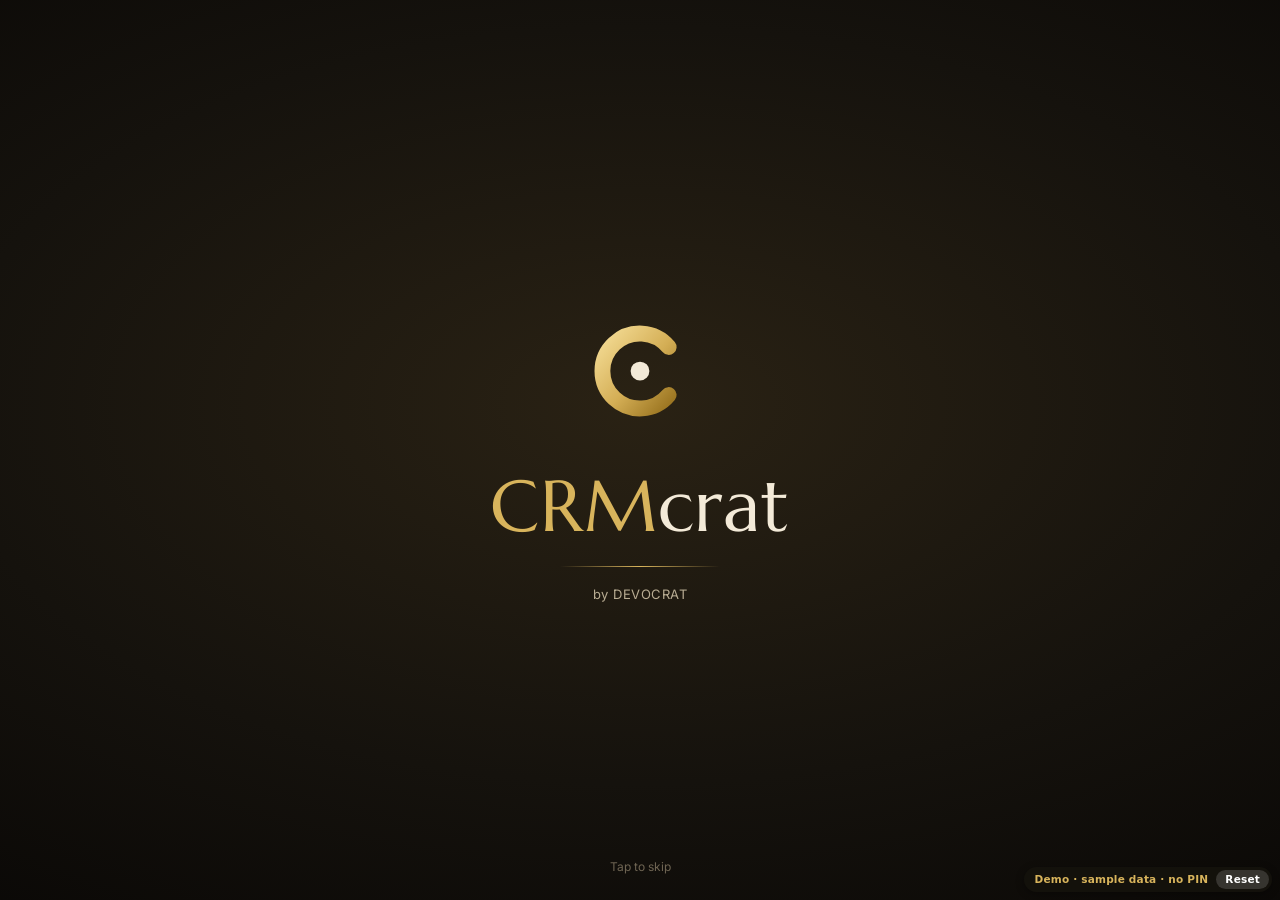
<file: apps/crmcrat/index.html>
<!DOCTYPE html>
<html lang="en-IN">
<head>
<meta charset="utf-8">
<meta name="viewport" content="width=device-width,initial-scale=1,viewport-fit=cover">
<title>CRMcrat – CRM Software for Small Business – Live Demo | DEVOCRAT</title>
<meta name="description" content="Try CRMcrat, a shared CRM for two partners: customers, deals pipeline, follow-ups, activity and GST bills with PDF export. A live demo with sample data, built by DEVOCRAT, Bangalore &amp; Coimbatore." data-seo>
<link rel="canonical" href="https://devocrat-tjf.github.io/devocrat/apps/crmcrat/index.html">
<meta property="og:type" content="website"><meta property="og:site_name" content="DEVOCRAT">
<meta property="og:title" content="CRMcrat – CRM Software for Small Business – Live Demo | DEVOCRAT"><meta property="og:description" content="Try CRMcrat, a shared CRM for two partners: customers, deals pipeline, follow-ups, activity and GST bills with PDF export. A live demo with sample data, built by DEVOCRAT, Bangalore &amp; Coimbatore.">
<meta property="og:url" content="https://devocrat-tjf.github.io/devocrat/apps/crmcrat/index.html"><meta property="og:image" content="https://devocrat-tjf.github.io/devocrat/images/og-devocrat.jpg">
<meta name="twitter:card" content="summary_large_image">
<meta name="theme-color" content="#15120d">
<link rel="manifest" href="manifest.json">
<link rel="icon" href="icon.svg" type="image/svg+xml">
<link rel="apple-touch-icon" href="icon-192.png">
<meta name="apple-mobile-web-app-capable" content="yes">
<meta name="mobile-web-app-capable" content="yes">
<meta name="apple-mobile-web-app-status-bar-style" content="black-translucent">
<meta name="apple-mobile-web-app-title" content="CRMcrat">
<link rel="preconnect" href="https://fonts.googleapis.com"><link rel="preconnect" href="https://fonts.gstatic.com" crossorigin>
<link href="https://fonts.googleapis.com/css2?family=Marcellus&family=Cormorant+Garamond:ital,wght@1,500;1,600&family=Inter:wght@400;500;600;700&display=swap" rel="stylesheet">
<script src="config.js"></script>
<style>
/*
VOICE: a working tool for two partners running a business: calm, quick, confident.
IDEA: a gilt-edged ledger: dark leather spine (sidebar, lock, intro) holding ivory pages.
PICTURE: the live app; the intro draws the gold "C" mark and writes CRMcrat in gilt and ivory.
COLOUR and TYPE: DEVOCRAT metallic gold + ivory on deep espresso; Marcellus wordmark, Inter UI.
LAYOUT: sidebar from 900px, top bar + bottom tab bar on phones; sheets slide up on mobile.
*/
:root{color-scheme:light dark;
--bg:light-dark(#f6f1e6,#100e0a);--panel:light-dark(#fffdf8,#1a1712);--panel2:light-dark(#f0e8d8,#231f17);
--ink:light-dark(#1c1912,#f2ead8);--mute:light-dark(#6a6152,#a99f8b);--line:light-dark(#e4d9c3,#2f2a20);
--gold:light-dark(#8f6b1a,#d8b45c);--goldbg:light-dark(#f3e6c4,#3a2f17);
--spine:#15120d;--ivory:#f3ead8;--gilt:#d8b45c;
--ok:light-dark(#2d7a4c,#6cc896);--okbg:light-dark(#dff0e5,#16301f);--bad:light-dark(#b0412c,#ef9580);--badbg:light-dark(#f7e0da,#3a1d16);--warn:light-dark(#9a5f08,#f0b45a);--warnbg:light-dark(#f8ead2,#3a2a10);
--r:14px;--sh:0 1px 2px rgb(0 0 0/.05),0 6px 18px rgb(0 0 0/.05)}
:root[data-theme=light]{color-scheme:light}:root[data-theme=dark]{color-scheme:dark}
*{box-sizing:border-box;min-width:0}
body{margin:0;background:var(--bg);color:var(--ink);font:15px/1.5 Inter,system-ui,-apple-system,"Segoe UI",sans-serif;overflow-x:clip;-webkit-tap-highlight-color:transparent}
body.locked{overflow:hidden}
button,input,select,textarea{font:inherit;color:inherit}
a{color:inherit}
.wm{font-family:Marcellus,Georgia,serif;letter-spacing:.01em;white-space:nowrap}
.wm b{color:var(--gilt);font-weight:400}.wm span{color:var(--ivory)}
.app{display:grid;grid-template-columns:240px minmax(0,1fr);min-height:100vh;min-height:100dvh}
.side{background:var(--spine);color:var(--ivory);padding:22px 14px;position:sticky;top:0;height:100vh;height:100dvh;display:flex;flex-direction:column;gap:4px;border-right:1px solid #2a241a}
.logo{font-size:30px;line-height:1;padding:4px 10px 6px;text-decoration:none;display:block}
.by{font-size:12px;color:#9d927c;padding:0 10px 18px}
.nav a{display:flex;align-items:center;gap:12px;padding:10px 12px;border-radius:10px;text-decoration:none;color:#cfc5b0;font-weight:500;min-height:44px}
.nav a:hover{background:#221d15;color:var(--ivory)}
.nav a.on{background:linear-gradient(90deg,#3a2f17,#211b12);color:var(--gilt)}
.nav svg{width:20px;height:20px;flex:none}
.side .foot{margin-top:auto;display:grid;gap:10px}
.me{display:flex;align-items:center;gap:10px;padding:10px;border-radius:12px;background:#1e1912;border:1px solid #2e2618}
.me .av{width:36px;height:36px;font-size:14px;background:#3a2f17;color:var(--gilt)}
.me div{flex:1;font-size:13px;color:#a99f8b}.me b{display:block;color:var(--ivory);font-size:14px}
.me button{background:none;border:1px solid #3a2f17;color:var(--gilt);border-radius:9px;width:36px;height:36px;display:grid;place-items:center;cursor:pointer}
.me button svg{width:17px;height:17px}
.main{display:flex;flex-direction:column;min-height:100vh}
.top{position:sticky;top:0;z-index:20;display:flex;align-items:center;gap:10px;padding:10px max(3vw,16px);padding-top:max(10px,env(safe-area-inset-top));background:color-mix(in srgb,var(--bg) 90%,transparent);backdrop-filter:blur(10px);-webkit-backdrop-filter:blur(10px);border-bottom:1px solid var(--line)}
.top .logo{display:none;padding:0;font-size:24px}.top .logo span{color:var(--ink)}
.search{position:relative;flex:1;max-width:480px}
.search input{padding-left:40px;height:42px;min-height:42px;border-radius:12px}
.search>svg{position:absolute;left:12px;top:11px;width:20px;height:20px;color:var(--mute);pointer-events:none}
.results{position:absolute;top:48px;left:0;right:0;background:var(--panel);border:1px solid var(--line);border-radius:12px;box-shadow:0 12px 30px rgb(0 0 0/.18);overflow:hidden;display:none;z-index:5}
.results.show{display:block}
.results button{display:block;width:100%;text-align:left;border:0;background:none;padding:10px 14px;cursor:pointer;min-height:44px}
.results button:hover,.results button:focus{background:var(--panel2)}
.results small{color:var(--mute);display:block}
.sync{display:inline-flex;align-items:center;gap:8px;height:38px;padding:0 12px;border-radius:99px;border:1px solid var(--line);background:var(--panel);cursor:pointer;font-size:13px;font-weight:600;color:var(--mute);white-space:nowrap;margin-left:auto}
.sync i{width:9px;height:9px;border-radius:50%;background:#9d927c;flex:none}
.sync.ok i{background:var(--ok)}.sync.offline i,.sync.error i{background:var(--warn)}.sync.syncing i{background:var(--gold);animation:pulse 1s infinite}
@keyframes pulse{50%{opacity:.25}}
.view{padding:22px max(3vw,16px) 48px;width:100%;max-width:1240px}
h1{font:600 28px/1.15 Inter,sans-serif;margin:0;letter-spacing:-.015em;text-wrap:balance}
h2{font-size:16px;margin:0 0 10px;font-weight:600}
.head{display:flex;flex-wrap:wrap;align-items:end;justify-content:space-between;gap:14px;margin-bottom:20px}
.head p{margin:4px 0 0;color:var(--mute)}
.btn{display:inline-flex;align-items:center;justify-content:center;gap:8px;min-height:42px;padding:0 16px;border-radius:11px;border:1px solid var(--line);background:var(--panel);cursor:pointer;font-weight:600;font-size:15px;text-decoration:none;white-space:nowrap;color:var(--ink)}
.btn:hover{border-color:var(--gold)}
.btn.pri{background:linear-gradient(180deg,#e6c878,#c19a3e);color:#1a1408;border-color:#a8832f}
.btn.pri:hover{filter:brightness(1.06)}
.btn.danger{color:var(--bad)}
.btn.sm{min-height:36px;padding:0 12px;font-size:14px}
.btn:disabled{opacity:.5;cursor:default}
.btn svg{width:17px;height:17px;flex:none}
.icon-btn{width:40px;height:40px;flex:none;display:inline-grid;place-items:center;border-radius:10px;border:1px solid var(--line);background:var(--panel);cursor:pointer;color:var(--mute);padding:0}
.icon-btn svg{width:18px;height:18px}
.icon-btn.ghost{border-color:transparent;background:none;width:36px;height:36px}
:focus-visible{outline:2px solid var(--gold);outline-offset:2px}
.grid{display:grid;gap:16px}
.kpis{grid-template-columns:repeat(auto-fit,minmax(min(100%,200px),1fr))}
.card{background:var(--panel);border:1px solid var(--line);border-radius:var(--r);padding:18px;box-shadow:var(--sh)}
.kpi .l{color:var(--mute);font-size:13px;font-weight:500}
.kpi .v{font-size:clamp(23px,2.6vw,30px);font-weight:700;margin-top:4px;letter-spacing:-.02em;white-space:nowrap}
.kpi .s{font-size:13px;color:var(--mute);margin-top:2px}
.kpi.gold{background:linear-gradient(150deg,#2a2214,#15120d);color:var(--ivory);border-color:#3a2f17}
.kpi.gold .l,.kpi.gold .s{color:#bdb197}.kpi.gold .v{color:var(--gilt)}
.two{grid-template-columns:minmax(0,1.35fr) minmax(0,1fr);margin-top:16px}
.row{display:flex;align-items:center;gap:12px;padding:10px 0;border-top:1px solid var(--line)}
.card>h2+.row,.sech+.row,.card>.row:first-child{border-top:0}
.row .grow{flex:1}
.row .t{font-weight:600}.row .m{font-size:13px;color:var(--mute)}
.row .v{font-weight:700;white-space:nowrap}
.linkish{background:none;border:0;padding:0;cursor:pointer;text-align:left;font-weight:600}
.linkish:hover{color:var(--gold)}
.m a{text-decoration:none;font-weight:500;color:var(--ink)}.m a:hover{color:var(--gold)}
.chk{width:26px;height:26px;border-radius:8px;border:2px solid var(--gold);background:none;cursor:pointer;flex:none;display:grid;place-items:center;padding:0;color:var(--panel)}
.chk.on{background:var(--gold)}
.chk svg{width:15px;height:15px}
.done .t{text-decoration:line-through;opacity:.55}
.pill{display:inline-block;font-size:12px;font-weight:600;padding:2px 9px;border-radius:99px;background:var(--panel2);color:var(--mute);white-space:nowrap}
.pill.ok{background:var(--okbg);color:var(--ok)}.pill.bad{background:var(--badbg);color:var(--bad)}.pill.warn{background:var(--warnbg);color:var(--warn)}.pill.gold{background:var(--goldbg);color:var(--gold)}
.av{width:42px;height:42px;border-radius:50%;display:grid;place-items:center;font-weight:700;font-size:15px;flex:none;background:var(--goldbg);color:var(--gold)}
.bar{height:10px;border-radius:99px;background:var(--panel2);overflow:hidden}
.bar i{display:block;height:100%;background:linear-gradient(90deg,#b08a33,#e6c878);border-radius:99px}
.bars .r{display:grid;grid-template-columns:120px minmax(0,1fr) auto;gap:10px;align-items:center;padding:7px 0;font-size:14px}
.bars .r b{white-space:nowrap;font-weight:600;text-align:right;min-width:72px}
.vc{display:grid;grid-template-columns:repeat(6,minmax(0,1fr));gap:10px;align-items:end;height:230px;padding-top:6px}
.vc .c{display:flex;flex-direction:column;justify-content:flex-end;align-items:center;height:100%;gap:6px;font-size:12px}
.vc .c i{width:100%;max-width:48px;border-radius:8px 8px 3px 3px;background:linear-gradient(180deg,#e6c878,#a8832f);min-height:3px}
.vc .c b{white-space:nowrap}.vc .c span{color:var(--mute);white-space:nowrap}
.vc .c.now i{box-shadow:0 0 0 2px var(--gold)}
.empty{padding:26px 10px;text-align:center;color:var(--mute)}
.cards{grid-template-columns:repeat(auto-fill,minmax(min(100%,290px),1fr))}
.cc{display:flex;gap:12px;align-items:flex-start;cursor:pointer;text-align:left;width:100%;color:var(--ink)}
.cc:hover{border-color:var(--gold)}
.cc .n{font-weight:600}.cc .m{font-size:13px;color:var(--mute)}
.tags{display:flex;flex-wrap:wrap;gap:6px;margin-top:8px}
.tools{display:flex;gap:10px;flex-wrap:wrap;margin-bottom:12px}.tools input{max-width:420px}
.chips{display:flex;gap:8px;overflow-x:auto;padding-bottom:4px;margin-bottom:16px}
.chip{flex:none;min-height:38px;padding:0 14px;border-radius:99px;border:1px solid var(--line);background:var(--panel);cursor:pointer;font-weight:500;font-size:14px}
.chip.on{background:var(--spine);color:var(--gilt);border-color:var(--spine)}
.chips .sep{flex:none;width:1px;background:var(--line);margin:4px 2px}
.board{display:grid;grid-auto-flow:column;grid-auto-columns:minmax(260px,1fr);gap:14px;overflow-x:auto;padding-bottom:12px;scroll-snap-type:x proximity}
.col{background:var(--panel2);border-radius:var(--r);padding:12px;min-height:320px;scroll-snap-align:start;border:2px dashed transparent;transition:border-color .15s}
.col.over{border-color:var(--gold)}
.col h3{display:flex;justify-content:space-between;align-items:baseline;gap:8px;margin:2px 4px 10px;font-size:14px}
.col h3 span{color:var(--mute);font-weight:500;font-size:12px;white-space:nowrap}
.deal{background:var(--panel);border:1px solid var(--line);border-radius:12px;padding:12px;margin-bottom:10px;cursor:grab}
.deal.drag{opacity:.4}
.deal .t{font-weight:600}.deal .m{font-size:13px;color:var(--mute)}
.deal .v{font-weight:700;margin-top:6px}
.deal .ctl{display:flex;gap:6px;margin-top:10px}
.deal .ctl button{flex:1;min-height:34px;border-radius:8px;border:1px solid var(--line);background:var(--panel2);cursor:pointer;font-size:13px;font-weight:500;padding:0 6px;white-space:nowrap}
.deal .ctl button:hover{border-color:var(--gold)}
.deal .ctl .nx{background:var(--goldbg);color:var(--gold);border-color:transparent}
table{width:100%;border-collapse:collapse}
th,td{padding:10px 8px;border-bottom:1px solid var(--line);text-align:left;vertical-align:top}
th{font-size:13px;color:var(--mute);font-weight:600}
td.num,th.num{text-align:right;white-space:nowrap}
tbody tr[data-act]{cursor:pointer}tbody tr[data-act]:hover{background:var(--panel2)}
.tabbar{display:none}
.modal{position:fixed;inset:0;z-index:50;display:none;align-items:center;justify-content:center;background:rgb(10 8 5/.55);padding:16px}
.modal.show{display:flex}
.sheet{background:var(--bg);border:1px solid var(--line);border-radius:18px;width:min(620px,100%);max-height:calc(100dvh - 32px);overflow:auto;box-shadow:0 20px 60px rgb(0 0 0/.35);animation:up .22s ease}
.sheet.wide{width:min(820px,100%)}.sheet.xl{width:min(920px,100%)}
.lab{display:grid;gap:6px;font-size:13px;font-weight:600;color:var(--mute)}
.sheet .sh{display:flex;justify-content:space-between;align-items:center;gap:12px;padding:14px 18px;border-bottom:1px solid var(--line);position:sticky;top:0;background:var(--bg);z-index:1}
.sheet .sh h2{margin:0;font-size:18px}
.sheet .sb{padding:18px 18px 22px}
@keyframes up{from{transform:translateY(16px);opacity:0}}
.form{display:grid;gap:14px;grid-template-columns:repeat(2,minmax(0,1fr))}
.form .full{grid-column:1/-1}
label{display:grid;gap:6px;font-size:13px;font-weight:600;color:var(--mute)}
input,select,textarea{width:100%;min-height:44px;border-radius:10px;border:1px solid var(--line);background:var(--panel);padding:8px 12px;font-size:16px;font-weight:400;color:var(--ink)}
input:focus,select:focus,textarea:focus{border-color:var(--gold);outline:none;box-shadow:0 0 0 3px var(--goldbg)}
textarea{min-height:76px;resize:vertical}
.actions{display:flex;flex-wrap:wrap;gap:10px;justify-content:flex-end;margin-top:6px}
.actions .left{margin-right:auto}
.lines .ln,.lnh{display:grid;grid-template-columns:minmax(0,1fr) 72px 120px 40px;gap:8px}
.lines .ln{margin-bottom:8px}
.lnh{font-size:12px;color:var(--mute);font-weight:600;margin-bottom:4px}
.tot{display:grid;justify-content:end;gap:4px;margin-top:10px}
.tot div{display:flex;gap:28px;justify-content:space-between;min-width:230px}
.tot span:last-child{white-space:nowrap;font-variant-numeric:tabular-nums}
.tot .g{font-size:19px;font-weight:700;border-top:1px solid var(--line);padding-top:6px;margin-top:2px}
.logf{display:grid;grid-template-columns:130px minmax(0,1fr) auto;gap:8px}
.sech{display:flex;justify-content:space-between;align-items:center;margin:22px 0 4px}.sech h2{margin:0}
.it{display:grid;grid-template-columns:30px minmax(0,1fr);gap:10px;padding:9px 0}
.dot{width:30px;height:30px;border-radius:50%;background:var(--goldbg);color:var(--gold);display:grid;place-items:center;flex:none}
.dot svg{width:15px;height:15px}
.quick{display:flex;flex-wrap:wrap;gap:8px}
.ch{display:flex;gap:14px;align-items:center;margin-bottom:14px}
.toast{position:fixed;left:50%;bottom:28px;transform:translateX(-50%);background:var(--spine);color:var(--ivory);padding:12px 18px;border-radius:12px;z-index:90;font-weight:500;box-shadow:0 8px 24px rgb(0 0 0/.3);opacity:0;pointer-events:none;transition:opacity .2s;max-width:calc(100vw - 32px)}
.toast.show{opacity:1}
.inv{background:#fffdf8;color:#1c1912;border-radius:12px;padding:22px;border:1px solid #e4d9c3}
.inv .ih{display:flex;justify-content:space-between;gap:16px;flex-wrap:wrap;border-bottom:2px solid #b8902f;padding-bottom:12px;margin-bottom:14px}
.inv th{color:#6a6152}.inv td,.inv th{border-color:#e4d9c3}
.inv .tot .g{border-color:#e4d9c3}
.inv .small{font-size:13px;color:#6a6152}
.note{font-size:13px;color:var(--mute)}
.status{display:flex;align-items:center;gap:10px;padding:12px 14px;border-radius:12px;background:var(--panel2);margin-bottom:12px;font-size:14px}
.status i{width:10px;height:10px;border-radius:50%;flex:none;background:var(--mute)}.status.ok i{background:var(--ok)}.status.warn i{background:var(--warn)}
.menu a,.menu button{display:flex;width:100%;align-items:center;gap:14px;padding:14px;border-radius:12px;text-decoration:none;font-weight:600;font-size:16px;border:1px solid var(--line);background:var(--panel);margin-bottom:10px;cursor:pointer;color:var(--ink)}
.menu svg{width:22px;height:22px;color:var(--gold)}


/* ---------- gold effects ---------- */
.fx{position:fixed;inset:0;width:100vw;height:100vh;pointer-events:none;z-index:120}
.cring{position:fixed;left:-17px;top:-17px;width:34px;height:34px;border-radius:50%;border:1.5px solid rgb(216 180 92/.85);pointer-events:none;z-index:121;opacity:0;transition:opacity .2s,width .2s,height .2s,left .2s,top .2s,background .2s;box-shadow:0 0 12px rgb(216 180 92/.35)}
.cring.on{opacity:1}.cring.hot{width:46px;height:46px;left:-23px;top:-23px;background:rgb(216 180 92/.12)}
html.gc,html.gc *{cursor:var(--cur),auto}
html.gc a,html.gc button,html.gc [data-act],html.gc label,html.gc select,html.gc summary,html.gc [data-k],html.gc [data-g],html.gc .intro{cursor:var(--curh),pointer}
html.gc input:not([type=file]):not([type=checkbox]):not([type=radio]):not([type=range]),html.gc textarea{cursor:text}
html.gc .deal{cursor:var(--curh),grab}
@media (pointer:coarse){.cring{display:none}}

/* ---------- settings tabs, uploads ---------- */
.keys{margin-top:16px;border-top:1px solid var(--line);padding-top:6px}.keys summary{cursor:pointer;font-weight:600;min-height:44px;display:flex;align-items:center;color:var(--gold)}.keys textarea{font:13px/1.45 ui-monospace,Menlo,Consolas,monospace}
.stabs{display:flex;gap:8px;overflow-x:auto;margin-bottom:18px;padding-bottom:2px}
.upl{display:flex;gap:14px;align-items:center;flex-wrap:wrap}
.upl .pv{width:150px;height:84px;border-radius:12px;border:1px dashed var(--line);display:grid;place-items:center;overflow:hidden;background:repeating-conic-gradient(light-dark(#eee6d6,#2a251c) 0 25%,transparent 0 50%) 0 0/14px 14px}
.upl label.btn,.quick label.btn{display:inline-flex;font-size:15px;color:var(--ink)}
.upl .pv img{max-width:92%;max-height:88%;object-fit:contain}
.upl .pv.logo{width:90px;height:90px;border-radius:50%}
.sealpv{display:flex;gap:16px;align-items:center;flex-wrap:wrap}
.sealpv img{width:150px;height:150px;background:#fffaf0;border-radius:50%;padding:6px;border:1px solid var(--line)}
.inks{display:flex;gap:10px;flex-wrap:wrap}
.inks button{width:38px;height:38px;border-radius:50%;border:3px solid var(--panel);box-shadow:0 0 0 1px var(--line);cursor:pointer}
.inks button.on{box-shadow:0 0 0 2px var(--gold)}
.seg{display:inline-flex;border:1px solid var(--line);border-radius:11px;overflow:hidden;background:var(--panel)}
.seg button{min-height:42px;padding:0 16px;border:0;background:none;cursor:pointer;font-weight:600}
.seg button.on{background:var(--spine);color:var(--gilt)}
.chkl{display:flex;align-items:center;gap:10px;font-size:14px;color:var(--ink);font-weight:500;min-height:44px}
.chkl input{width:20px;height:20px;min-height:0;accent-color:#b08a33}
.sec{grid-column:1/-1;font-size:13px;font-weight:700;color:var(--gold);margin-top:6px;padding-top:12px;border-top:1px solid var(--line)}
.sec:first-child{border-top:0;padding-top:0;margin-top:0}

/* ---------- bill editor ---------- */
.ed{min-width:640px}
.ed th{font-size:12px;padding:6px 4px;white-space:nowrap}
.ed td{padding:4px;border:0;vertical-align:middle}
.ed input{min-height:40px;padding:6px 8px;font-size:15px}
.ed .sl{width:30px;text-align:center;color:var(--mute);font-weight:600}
.ed .amt{text-align:right;font-weight:600;white-space:nowrap;padding-right:8px}
.ed .xh{display:inline-flex;align-items:center;gap:4px}
.ed .xh button{border:0;background:none;color:var(--mute);cursor:pointer;padding:2px;width:22px;height:22px}
.ed .xh button svg{width:14px;height:14px}
.addcol{display:flex;gap:8px;align-items:center;flex-wrap:wrap}
.addcol input{max-width:200px;min-height:36px}
.bsum{display:grid;gap:4px;background:var(--panel2);border-radius:14px;padding:14px 16px;font-size:14px}
.bsum div{display:flex;justify-content:space-between;gap:16px}.bsum span:last-child{white-space:nowrap;font-variant-numeric:tabular-nums}
.bsum .g{font-size:20px;font-weight:700;border-top:1px solid var(--line);padding-top:8px;margin-top:4px}
.bsum .w{font:italic 600 16px/1.35 "Cormorant Garamond",Georgia,serif;color:var(--gold);display:block}
.exnote{font-size:13px;color:var(--mute);margin:10px 0 0}

/* ---------- the bill (A4 at 96 dpi) ---------- */
.billwrap{position:relative;overflow:hidden;border-radius:8px;box-shadow:0 14px 40px rgb(0 0 0/.28);background:#fffaf0}
.bill{width:794px;min-height:1122px;background:#fffaf0;color:#221d14;font:12.5px/1.45 Inter,Arial,sans-serif;position:relative;display:flex;flex-direction:column;transform-origin:0 0;overflow:hidden}
.bill *{box-sizing:border-box}
.b-frame{position:absolute;inset:9px;border:1px solid rgb(168 131 47/.5);border-radius:4px;pointer-events:none;z-index:2}
.b-frame::after{content:"";position:absolute;inset:4px;border:.5px solid rgb(168 131 47/.35);border-radius:2px}
.b-head{position:relative;background:#15120d;color:#f3ead8;padding:38px 48px 32px;display:flex;justify-content:space-between;align-items:center;gap:20px;overflow:hidden}
.b-ros{position:absolute;right:-30px;top:50%;width:290px;height:290px;margin-top:-145px;opacity:.45}
.b-brand{display:flex;align-items:center;gap:18px;position:relative}
.b-logo{width:76px;height:76px;object-fit:contain;background:#fffaf0;border-radius:50%;padding:9px;box-shadow:0 0 0 2px #c9a24a,0 0 0 6px #15120d,0 0 0 7px rgb(201 162 74/.5)}
.b-logo.mk{padding:14px}.b-logo.mk svg{width:100%;height:100%}
.b-name{font:32px/1 Marcellus,Georgia,serif;color:#e6c878;letter-spacing:.05em}
.b-name .dv{color:#dcb859;text-shadow:0 -1px 0 #fbeab4,0 1px 0 #8a6a1e,0 0 10px rgb(230 200 120/.35)}.b-name .oc{color:#f3ead8}
.b-tag{font:italic 600 17px/1 "Cormorant Garamond",Georgia,serif;color:#d9cfb6;margin-top:8px;letter-spacing:.04em}
.b-title{text-align:right;position:relative}
.b-kind{font:25px/1 Marcellus,Georgia,serif;letter-spacing:.2em;text-transform:uppercase;color:#f3ead8}
.b-no{margin-top:10px;color:#d8b45c;font-weight:600;font-size:13px;letter-spacing:.06em}
.b-band{display:block;width:100%;height:14px;background:linear-gradient(90deg,#8a6a1e,#f4dc95 22%,#c9a24a 45%,#f6e3a1 62%,#b08a33 82%,#8a6a1e)}
.b-meta{display:grid;grid-template-columns:repeat(4,1fr);margin:24px 48px 0;border:1px solid #e5d8bb;border-radius:10px;background:#fffdf7}
.b-meta div{padding:10px 14px;border-left:1px solid #e5d8bb}.b-meta div:first-child{border-left:0}
.b-meta span{display:block;font-size:10px;color:#8a7c62;text-transform:uppercase;letter-spacing:.1em}
.b-meta b{display:block;font-size:13.5px;margin-top:2px;color:#15120d}
.b-parties{display:grid;grid-template-columns:1fr 1fr;gap:18px;margin:18px 48px 0}
.b-party{position:relative;padding:16px 18px 14px;border:1px solid #e5d8bb;border-radius:10px;background:#fffdf7}
.b-party::before,.b-party::after{content:"";position:absolute;width:16px;height:16px;border-color:#c9a24a;border-style:solid}
.b-party::before{top:5px;left:5px;border-width:1.5px 0 0 1.5px}.b-party::after{bottom:5px;right:5px;border-width:0 1.5px 1.5px 0}
.b-party.to{background:linear-gradient(155deg,#f8ecd0,#fffdf7 62%)}
.b-party h4{margin:0 0 6px;font:600 10px/1 Inter,sans-serif;letter-spacing:.16em;text-transform:uppercase;color:#a8832f}
.b-party .nm{font:18px/1.2 Marcellus,Georgia,serif;color:#15120d}
.b-party p{margin:4px 0 0;color:#4d4434}.b-party .att{color:#8a7c62;font-size:12px}
.b-party dl,.b-pay dl{display:grid;grid-template-columns:auto 1fr;gap:1px 12px;margin:8px 0 0}
.b-party dt,.b-pay dt{color:#8a7c62;font-size:11.5px}.b-party dd,.b-pay dd{margin:0;font-weight:600;font-size:12px;color:#221d14;word-break:break-word}
.b-items{position:relative;margin:20px 48px 0}
.b-wm{position:absolute;left:50%;top:50%;width:240px;height:240px;margin:-100px 0 0 -120px;opacity:.06;pointer-events:none}.b-wm svg{width:100%;height:100%}
.b-items table{width:100%;border-collapse:separate;border-spacing:0;position:relative}
.b-items th{background:#15120d;color:#f3ead8;font-size:10px;letter-spacing:.1em;text-transform:uppercase;font-weight:600;padding:10px 10px;text-align:left;border:0}
.b-items th:first-child{border-radius:8px 0 0 8px}.b-items th:last-child{border-radius:0 8px 8px 0}
.b-items td{padding:10px;border-bottom:1px solid #ebdfc6;vertical-align:top;color:#221d14}
.b-items tbody tr:nth-child(even) td{background:rgb(216 180 92/.08)}
.b-items .num{text-align:right;white-space:nowrap;font-variant-numeric:tabular-nums}.b-items .c{text-align:center;width:38px}
.b-items td.d{font-weight:600}
.b-sum{display:grid;grid-template-columns:1.12fr 1fr;gap:24px;margin:18px 48px 0;align-items:start}
.b-words{padding:12px 16px;border:1px dashed #c9a24a;border-radius:10px;background:#fffdf7}
.b-words span,.b-pay h5,.b-notes h5,.b-terms h5{display:block;margin:0 0 4px;font:600 10px/1.2 Inter,sans-serif;letter-spacing:.14em;text-transform:uppercase;color:#a8832f}
.b-words i{font:italic 600 17px/1.3 "Cormorant Garamond",Georgia,serif;color:#15120d}
.b-pay{display:flex;justify-content:space-between;gap:14px;margin-top:12px;padding:12px 16px;border:1px solid #e5d8bb;border-radius:10px;background:#fffdf7}
.b-qr{display:grid;justify-items:center;gap:4px;font-size:9.5px;color:#8a7c62;flex:none}.b-qr svg{width:92px;height:92px}
.b-notes{margin-top:12px}.b-notes p{margin:0;color:#4d4434}
.b-totals .r{display:flex;justify-content:space-between;padding:6px 4px;border-bottom:1px dotted #d6c59d;font-size:13px}
.b-totals .r span{color:#5b5141}.b-totals .r b{font-variant-numeric:tabular-nums}
.b-grand{margin-top:12px;padding:14px 18px;border-radius:12px;background:linear-gradient(120deg,#f6e3a1,#c9a24a 38%,#e9cf86 58%,#a8832f);color:#15120d;display:flex;justify-content:space-between;align-items:center;gap:12px;border:1px solid #b08a33}
.b-grand span{font:16px Marcellus,Georgia,serif;letter-spacing:.12em;text-transform:uppercase;white-space:nowrap}
.b-grand b{font-size:23px;font-weight:700;white-space:nowrap}
.b-end{margin-top:auto;display:grid;grid-template-columns:1.25fr 1fr;gap:28px;padding:18px 48px 16px;align-items:end}
.b-terms ol{margin:0;padding-left:16px;color:#5b5141;font-size:10.5px;line-height:1.5}
.b-sign{position:relative;display:flex;flex-direction:column;align-items:center;justify-content:flex-end;min-height:160px;text-align:center}
.b-seal{position:absolute;left:-34px;bottom:30px;width:146px;height:146px;opacity:.93}
.b-sig{position:relative;max-width:220px;max-height:78px;object-fit:contain;margin-bottom:-4px}
.b-line{width:230px;border-top:1px solid #15120d;position:relative}
.b-for{font:15px Marcellus,Georgia,serif;margin-top:7px;position:relative}
.b-sign small{color:#8a7c62;font-size:11px;position:relative}
.b-foot{background:#15120d;color:#cfc3a6;display:flex;justify-content:space-between;gap:12px;padding:13px 48px 15px;font-size:10.5px}
.b-foot span:first-child{color:#e6c878;font:italic 600 14px/1 "Cormorant Garamond",Georgia,serif}
.b-paid{position:absolute;right:64px;top:322px;transform:rotate(-13deg);border:4px double rgb(31 110 64/.75);color:rgb(31 110 64/.8);font:700 42px/1 Marcellus,Georgia,serif;letter-spacing:.22em;padding:8px 14px 6px 24px;border-radius:12px;text-align:center;z-index:3}
.b-paid small{display:block;font:600 11px/1.4 Inter,sans-serif;letter-spacing:.1em}
@media print{.billwrap{height:auto!important;box-shadow:none;border-radius:0}.billwrap .bill{transform:none!important}@page{size:A4;margin:0}}

/* ---------- lock screen ---------- */
.gate{position:fixed;inset:0;z-index:70;display:none;place-items:center;background:radial-gradient(120% 80% at 50% 0%,#2a2214 0%,#15120d 55%,#0c0a07 100%);color:var(--ivory);padding:max(24px,env(safe-area-inset-top)) 20px max(24px,env(safe-area-inset-bottom));overflow:auto}
.gate.show{display:grid}
.gwrap{width:min(360px,100%);text-align:center}
.gmark{display:flex;align-items:center;justify-content:center;gap:10px;margin-bottom:28px}
.gmark svg{width:40px;height:40px}.gmark .wm{font-size:30px}
.gate h1{font:600 24px/1.2 Inter,sans-serif;color:var(--ivory);margin:0 0 6px}
.gate p{margin:0 0 22px;color:#b9ad93;min-height:22px}
.gate p.err{color:#ef9580}
.dots{display:flex;justify-content:center;gap:18px;margin-bottom:30px}
.dots i{width:16px;height:16px;border-radius:50%;border:2px solid var(--gilt);transition:background .12s}
.dots i.on{background:var(--gilt)}
.dots.shake{animation:shake .4s}
@keyframes shake{20%,60%{transform:translateX(-10px)}40%,80%{transform:translateX(10px)}}
.pad{display:grid;grid-template-columns:repeat(3,76px);justify-content:center;gap:16px 26px}
.pad button{width:76px;height:76px;border-radius:50%;border:1px solid #3a2f17;background:rgb(255 255 255/.03);color:var(--ivory);font-size:28px;font-weight:500;cursor:pointer;display:grid;place-items:center}
.pad button:active{background:#3a2f17}
.pad .aux{font-size:14px;color:#b9ad93;border-color:transparent;background:none;font-weight:600}
.pad svg{width:26px;height:26px}
.who{display:grid;grid-template-columns:repeat(2,minmax(0,1fr));gap:14px}
.who button{display:grid;justify-items:center;gap:12px;padding:24px 10px;border-radius:18px;border:1px solid #3a2f17;background:rgb(255 255 255/.03);color:var(--ivory);font-size:18px;font-weight:600;cursor:pointer}
.who button:hover{border-color:var(--gilt)}
.who .av{width:64px;height:64px;font-size:24px;background:#3a2f17;color:var(--gilt)}
.gform{display:grid;gap:12px;text-align:left}
.gform input{background:#1e1912;border-color:#3a2f17;color:var(--ivory)}
.glink{background:none;border:0;color:#b9ad93;margin-top:20px;cursor:pointer;font-weight:600;min-height:44px}

/* ---------- opening intro ---------- */
.intro{position:fixed;inset:0;z-index:80;display:grid;place-items:center;background:radial-gradient(90% 70% at 50% 45%,#2a2214 0%,#15120d 60%,#0a0806 100%);cursor:pointer;transition:opacity .55s ease,transform .55s ease}
.intro.out{opacity:0;transform:scale(1.04);pointer-events:none}
.ibox{display:grid;justify-items:center;gap:18px}
.imark{width:clamp(110px,26vw,150px);height:auto;overflow:visible}
.imark .arc{stroke-dasharray:640;stroke-dashoffset:640;animation:draw 1s .15s cubic-bezier(.65,0,.35,1) forwards}
.imark .core{transform-origin:256px 256px;transform:scale(0);animation:pop .5s 1s cubic-bezier(.3,1.6,.5,1) forwards}
.imark .halo{transform-origin:256px 256px;opacity:0;animation:halo 1.2s 1.05s ease-out forwards}
.iword{position:relative;font-size:clamp(46px,12vw,72px);line-height:1;overflow:hidden;padding:6px 4px}
.iword i{display:inline-block;font-style:normal;opacity:0;transform:translateY(60%);animation:rise .55s cubic-bezier(.2,.8,.2,1) forwards}
.iword::after{content:"";position:absolute;inset:0;background:linear-gradient(100deg,transparent 35%,rgb(255 244 214/.6) 50%,transparent 65%);transform:translateX(-110%);animation:sweep 1s 2.05s ease-in-out forwards;mix-blend-mode:overlay}
.irule{height:1px;width:0;background:linear-gradient(90deg,transparent,var(--gilt),transparent);animation:rule .8s 1.75s ease forwards}
.iby{font-size:13px;letter-spacing:.04em;color:#b9ad93;opacity:0;animation:fade .6s 1.95s ease forwards}
.iskip{position:absolute;bottom:max(24px,env(safe-area-inset-bottom));font-size:12px;color:#6f6553}
@keyframes draw{to{stroke-dashoffset:0}}
@keyframes pop{to{transform:scale(1)}}
@keyframes halo{0%{opacity:.7;transform:scale(1)}100%{opacity:0;transform:scale(3.2)}}
@keyframes rise{to{opacity:1;transform:none}}
@keyframes sweep{to{transform:translateX(110%)}}
@keyframes rule{to{width:160px}}
@keyframes fade{to{opacity:1}}
@media (prefers-reduced-motion:reduce){
 .sheet,.dots.shake{animation:none}.col{transition:none}
 .imark .arc,.imark .core,.iword i,.irule,.iby{animation-duration:.01s!important;animation-delay:0s!important}
 .iword::after,.imark .halo{display:none}
}

@media (max-width:899px){
 .app{grid-template-columns:minmax(0,1fr)}
 .side{display:none}
 .top .logo{display:block}
 .two{grid-template-columns:minmax(0,1fr)}
 .view{padding-bottom:110px}
 .tabbar{display:grid;grid-template-columns:repeat(5,minmax(0,1fr));position:fixed;left:0;right:0;bottom:0;z-index:30;background:var(--spine);padding:4px 4px max(4px,env(safe-area-inset-bottom));border-top:1px solid #2a241a}
 .tabbar a,.tabbar button{display:grid;justify-items:center;gap:2px;color:#a99f8b;text-decoration:none;font-size:11px;font-weight:600;min-height:54px;align-content:center;background:none;border:0;cursor:pointer;padding:0}
 .tabbar .on{color:var(--gilt)}
 .tabbar svg{width:22px;height:22px}
 .toast{bottom:92px}
}
@media (max-width:600px){
 h1{font-size:24px}
 .top{gap:8px}
 .search{order:3;flex-basis:100%;max-width:none}
 .top{flex-wrap:wrap}
 .sync span{display:none}.sync{padding:0 12px}
 .head .quick .btn{flex:1}
 .head .quick{width:100%}
 .form{grid-template-columns:minmax(0,1fr)}
 .modal{padding:0;align-items:flex-end}
 .sheet,.sheet.wide{border-radius:18px 18px 0 0;max-height:94dvh;width:100%}
 .sheet .sb{padding-bottom:max(22px,env(safe-area-inset-bottom))}
 .bars .r{grid-template-columns:92px minmax(0,1fr) auto}
 .lines .ln,.lnh{grid-template-columns:minmax(0,1fr) 54px 92px 40px}
 .logf{grid-template-columns:minmax(0,1fr) auto}.logf input{grid-column:1/-1;grid-row:1}
 .inv{padding:14px}.inv table{font-size:13px}
 .pad{grid-template-columns:repeat(3,70px);gap:14px 22px}.pad button{width:70px;height:70px}
 .stack thead{display:none}.stack tr{display:grid;padding-block:10px;border-bottom:1px solid var(--line)}.stack td{display:flow-root;border:0;padding:3px 0;padding-inline-start:7em;text-align:start}.stack td::before{content:attr(data-l);float:inline-start;width:6.5em;margin-inline-start:-7em;color:var(--mute);font-size:13px}.stack td:empty{display:none}
}
@media print{
 body>.app,.tabbar,.toast,.gate,.intro,.sheet .sh,.no-print{display:none!important}
 .modal{position:static;display:block;background:none;padding:0}
 .sheet{box-shadow:none;border:0;max-height:none;overflow:visible;background:#fff;animation:none}
 .inv{border:0;padding:0}
}
</style>
<script>new MutationObserver(()=>{for(const c of document.querySelectorAll('.stack td:not([data-l])')){let i=0,p=c;while(p=p.previousElementSibling)i+=p.colSpan;c.dataset.l=c.closest('table').rows[0].cells[i]?.textContent||''}}).observe(document,{childList:true,subtree:true})</script>
</head>
<body class="locked">
<div class="intro" id="intro" aria-label="CRMcrat">
  <div class="ibox">
    <svg class="imark" viewBox="0 0 512 512" aria-hidden="true"><defs><linearGradient id="ig" x1="0" y1="0" x2="1" y2="1"><stop offset="0" stop-color="#f4dc95"/><stop offset=".55" stop-color="#d4ae55"/><stop offset="1" stop-color="#9a7420"/></linearGradient></defs><circle class="halo" cx="256" cy="256" r="32" fill="none" stroke="#d8b45c" stroke-width="3"/><path class="arc" d="M354 174A128 128 0 1 0 354 338" fill="none" stroke="url(#ig)" stroke-width="54" stroke-linecap="round"/><circle class="core" cx="256" cy="256" r="32" fill="#f3ead8"/></svg>
    <div class="iword wm"><b><i style="animation-delay:1.05s">C</i><i style="animation-delay:1.12s">R</i><i style="animation-delay:1.19s">M</i></b><span><i style="animation-delay:1.3s">c</i><i style="animation-delay:1.36s">r</i><i style="animation-delay:1.42s">a</i><i style="animation-delay:1.48s">t</i></span></div>
    <div class="irule"></div>
    <div class="iby">by DEVOCRAT</div>
  </div>
  <div class="iskip">Tap to skip</div>
</div>
<div class="gate show" id="gate" role="dialog" aria-modal="true" aria-label="Unlock CRMcrat">
  <div class="gwrap">
    <div class="gmark"><svg viewBox="0 0 512 512" aria-hidden="true"><path d="M354 174A128 128 0 1 0 354 338" fill="none" stroke="#d8b45c" stroke-width="54" stroke-linecap="round"/><circle cx="256" cy="256" r="32" fill="#f3ead8"/></svg><span class="wm"><b>CRM</b><span>crat</span></span></div>
    <div id="gbody"></div>
  </div>
</div>
<div class="app" id="app">
  <aside class="side">
    <a class="logo wm" href="#home" aria-label="CRMcrat home"><b>CRM</b><span>crat</span></a>
    <div class="by">by DEVOCRAT</div>
    <nav class="nav" id="nav"></nav>
    <div class="foot" id="sidefoot"></div>
  </aside>
  <div class="main">
    <header class="top">
      <a class="logo wm" href="#home" aria-label="CRMcrat home"><b>CRM</b><span>crat</span></a>
      <div class="search">
        <svg viewBox="0 0 24 24" fill="none" stroke="currentColor" stroke-width="2" stroke-linecap="round"><path d="M11 19a8 8 0 1 0 0-16 8 8 0 0 0 0 16zM21 21l-4.3-4.3"/></svg>
        <input id="gq" type="search" placeholder="Search customers, phone, deals" autocomplete="off" aria-label="Search">
        <div class="results" id="results"></div>
      </div>
      <button class="sync" id="sync" data-act="sync-now"><i></i><span>This device</span></button>
      <button class="icon-btn" data-act="lock" aria-label="Lock app" title="Lock"><svg viewBox="0 0 24 24" fill="none" stroke="currentColor" stroke-width="2" stroke-linecap="round" stroke-linejoin="round"><path d="M5 11h14v10H5zM8 11V7a4 4 0 0 1 8 0v4"/></svg></button>
    </header>
    <main class="view" id="view"></main>
  </div>
</div>
<nav class="tabbar" id="tabbar"></nav>
<div class="modal" id="modal"></div>
<div class="toast" id="toast" role="status" aria-live="polite"></div>

<script>
{
/* ---------- config ---------- */
const CFG=Object.assign({users:['Lucky','Venky'],scriptUrl:'',teamKey:'',firebase:null,vapidKey:''},window.CRMCRAT_CONFIG||{});
const USERS=CFG.users;
const STAGES=['New','Contacted','Quote sent','Negotiation','Won','Lost'];
const SOURCES=['Referral','Website','Instagram','Facebook','Google','WhatsApp','Walk-in','Other'];
const TTYPES=['Call','WhatsApp','Meeting','Email','Visit','Payment'];
const ATYPES=['Note','Call','WhatsApp','Meeting','Email','Visit'];
const TABLES=['contacts','deals','tasks','acts','invoices','settings','assets'];
const FB='https://www.gstatic.com/firebasejs/10.12.2/';
const $=s=>document.querySelector(s);
const esc=s=>String(s??'').replace(/[&<>"']/g,c=>({'&':'&amp;','<':'&lt;','>':'&gt;','"':'&quot;',"'":'&#39;'}[c]));
const uid=()=>Date.now().toString(36)+Math.random().toString(36).slice(2,7);
const inr=n=>'₹'+Math.round(+n||0).toLocaleString('en-IN');
const kfmt=n=>n>=1e7?'₹'+(n/1e7).toFixed(1).replace('.0','')+'Cr':n>=1e5?'₹'+(n/1e5).toFixed(1).replace('.0','')+'L':n>=1e3?'₹'+Math.round(n/1e3)+'k':'₹'+Math.round(n);
const iso=(d=new Date())=>{const z=new Date(d);z.setMinutes(z.getMinutes()-z.getTimezoneOffset());return z.toISOString().slice(0,10)};
const addD=n=>{const d=new Date();d.setDate(d.getDate()+n);return iso(d)};
const fd=s=>{if(!s)return'';const d=new Date(s+'T00:00');if(isNaN(d))return s;return d.toLocaleDateString('en-IN',d.getFullYear()===new Date().getFullYear()?{day:'numeric',month:'short'}:{day:'numeric',month:'short',year:'numeric'})};
const t12=t=>{if(!t)return'';const[h,m]=t.split(':').map(Number);return `${(h%12)||12}:${String(m).padStart(2,'0')} ${h<12?'am':'pm'}`};
const ago=ts=>{const m=Math.round((Date.now()-ts)/6e4);if(m<1)return'just now';if(m<60)return m+' min ago';const h=Math.round(m/60);if(h<24)return h+' h ago';const d=Math.round(h/24);return d<30?d+' d ago':new Date(ts).toLocaleDateString('en-IN',{day:'numeric',month:'short'})};
const ini=n=>(n||'?').trim().split(/\s+/).map(w=>w[0]).slice(0,2).join('').toUpperCase();
const sum=a=>a.reduce((t,d)=>t+(+d.value||0),0);
const framed=(()=>{try{return window.top!==window}catch(e){return true}})();
const waNum=p=>{p=(p||'').replace(/\D/g,'');return p.length===10?'91'+p:p};
const jget=k=>{try{return JSON.parse(localStorage.getItem(k))}catch(e){return null}};
const jset=(k,v)=>{try{localStorage.setItem(k,JSON.stringify(v))}catch(e){}};

const P={home:'M3 11l9-7 9 7v9a1 1 0 0 1-1 1h-5v-6H9v6H4a1 1 0 0 1-1-1z',users:'M16 21v-2a4 4 0 0 0-4-4H6a4 4 0 0 0-4 4v2M9 11a4 4 0 1 0 0-8 4 4 0 0 0 0 8M22 21v-2a4 4 0 0 0-3-3.9M16 3.1a4 4 0 0 1 0 7.8',board:'M4 4h4v16H4zM10 4h4v10h-4zM16 4h4v13h-4z',task:'M9 11l3 3 8-8M20 12v7a2 2 0 0 1-2 2H5a2 2 0 0 1-2-2V5a2 2 0 0 1 2-2h11',file:'M14 3H6a2 2 0 0 0-2 2v14a2 2 0 0 0 2 2h12a2 2 0 0 0 2-2V9zM14 3v6h6M8 13h8M8 17h5',chart:'M4 20V10M10 20V4M16 20v-7M22 20H2',gear:'M12 15a3 3 0 1 0 0-6 3 3 0 0 0 0 6zM19.4 15a1.7 1.7 0 0 0 .3 1.8l.1.1a2 2 0 1 1-2.8 2.8l-.1-.1a1.7 1.7 0 0 0-1.8-.3 1.7 1.7 0 0 0-1 1.5V21a2 2 0 1 1-4 0v-.1a1.7 1.7 0 0 0-1.1-1.5 1.7 1.7 0 0 0-1.8.3l-.1.1a2 2 0 1 1-2.8-2.8l.1-.1a1.7 1.7 0 0 0 .3-1.8 1.7 1.7 0 0 0-1.5-1H3a2 2 0 1 1 0-4h.1a1.7 1.7 0 0 0 1.5-1.1 1.7 1.7 0 0 0-.3-1.8l-.1-.1a2 2 0 1 1 2.8-2.8l.1.1a1.7 1.7 0 0 0 1.8.3H9a1.7 1.7 0 0 0 1-1.5V3a2 2 0 1 1 4 0v.1a1.7 1.7 0 0 0 1 1.5 1.7 1.7 0 0 0 1.8-.3l.1-.1a2 2 0 1 1 2.8 2.8l-.1.1a1.7 1.7 0 0 0-.3 1.8V9a1.7 1.7 0 0 0 1.5 1H21a2 2 0 1 1 0 4h-.1a1.7 1.7 0 0 0-1.5 1z',plus:'M12 5v14M5 12h14',x:'M18 6L6 18M6 6l12 12',check:'M20 6L9 17l-5-5',phone:'M22 16.9v3a2 2 0 0 1-2.2 2 19.8 19.8 0 0 1-8.6-3.1 19.5 19.5 0 0 1-6-6A19.8 19.8 0 0 1 2.1 4.2 2 2 0 0 1 4.1 2h3a2 2 0 0 1 2 1.7c.1.9.4 1.8.7 2.7a2 2 0 0 1-.5 2.1L8 9.8a16 16 0 0 0 6 6l1.3-1.3a2 2 0 0 1 2.1-.4c.9.3 1.8.6 2.7.7a2 2 0 0 1 1.7 2z',chat:'M21 12a8.5 8.5 0 0 1-12.4 7.5L3 21l1.5-5.6A8.5 8.5 0 1 1 21 12z',mail:'M4 4h16a2 2 0 0 1 2 2v12a2 2 0 0 1-2 2H4a2 2 0 0 1-2-2V6a2 2 0 0 1 2-2zM22 6l-10 7L2 6',cal:'M8 2v4M16 2v4M3 10h18M5 4h14a2 2 0 0 1 2 2v14a2 2 0 0 1-2 2H5a2 2 0 0 1-2-2V6a2 2 0 0 1 2-2z',note:'M12 20h9M16.5 3.5a2.1 2.1 0 1 1 3 3L7 19l-4 1 1-4z',more:'M5 12h.01M12 12h.01M19 12h.01',pin:'M12 22s7-6.2 7-12a7 7 0 1 0-14 0c0 5.8 7 12 7 12zM12 12a2 2 0 1 0 0-4 2 2 0 0 0 0 4z',dl:'M12 3v12M7 10l5 5 5-5M5 21h14',copy:'M9 9h11v11H9zM5 15H4V4h11v1',lock:'M5 11h14v10H5zM8 11V7a4 4 0 0 1 8 0v4',bell:'M18 8a6 6 0 0 0-12 0c0 7-3 9-3 9h18s-3-2-3-9M13.7 21a2 2 0 0 1-3.4 0',sheet:'M4 3h16v18H4zM4 9h16M4 15h16M10 3v18',back:'M21 12H3M9 6l-6 6 6 6',rupee:'M6 3h12M6 8h12M6 13l8.5 8M6 13h3a5 5 0 0 0 0-10'};
const ic=n=>`<svg viewBox="0 0 24 24" fill="none" stroke="currentColor" stroke-width="2" stroke-linecap="round" stroke-linejoin="round" aria-hidden="true"><path d="${P[n]}"/></svg>`;
const AIC={Note:'note',Call:'phone',WhatsApp:'chat',Meeting:'cal',Email:'mail',Visit:'pin',Payment:'rupee'};

/* ---------- local store ---------- */
const DBK='crmcrat-v2',CK='crmcrat-conn',AK='crmcrat-auth',NK='crmcrat-push';
let DB={},META={since:0,last:0,sample:false,sheetUrl:''},Q={};
let CONN=jget(CK)||{};
const conn=()=>({url:CONN.url||CFG.scriptUrl,key:CONN.key||CFG.teamKey});
const connected=()=>!!(conn().url&&conn().key);
let AUTH=jget(AK),ME=AUTH?.user||null;
{const s=jget(DBK);if(s&&s.db){DB=s.db;META=Object.assign(META,s.meta||{});Q=s.q||{}}}
TABLES.forEach(t=>{if(!Array.isArray(DB[t]))DB[t]=[]});
function persist(){jset(DBK,{db:DB,meta:META,q:Q})}
const live=t=>DB[t].filter(r=>!r.del);
const get=(t,id)=>id?DB[t].find(r=>r.id===id&&!r.del):null;
function put(t,r){if(!r.id)r.id=uid();r.upd=Date.now();r.by=ME||USERS[0];r.del=!!r.del;const i=DB[t].findIndex(x=>x.id===r.id);if(i<0)DB[t].push(r);else DB[t][i]=r;Q[t+'|'+r.id]=r.upd;persist();soon();return r}
function drop(t,id){const r=DB[t].find(x=>x.id===id);if(r){r.del=true;put(t,r)}}
const SDEF={id:'main',biz:'DEVOCRAT',tagline:'The Joint Family',phone:'',email:'',addr:'',state:'',gst:'',pan:'',udyam:'',prefix:'INV-',gstDefault:true,gstRate:18,bank:'',accName:'',accNo:'',ifsc:'',upi:'',terms:'',signName:'',sealInk:'maroon',seal1:'DEVOCRAT',seal2:'THE JOINT FAMILY',fb:'',vapid:''};
const settings=()=>{const o=Object.assign({},SDEF,get('settings','main')||{});for(const k in SDEF)if(o[k]===undefined||o[k]===null)o[k]=SDEF[k];return o};
/* images (logo, signature) are synced through the sheet in 40k-character pieces */
const assetCache={};
function asset(name){const ps=live('assets').filter(a=>a.name===name).sort((a,b)=>(+a.id.split('#')[1])-(+b.id.split('#')[1]));const v=ps.map(p=>p.data).join('');return v.startsWith('data:image')?v:''}
function setAsset(name,url){const parts=url?url.match(/.{1,40000}/g):[];parts.forEach((d,i)=>put('assets',{id:name+'#'+i,name,data:d}));live('assets').filter(a=>a.name===name&&+a.id.split('#')[1]>=parts.length).forEach(a=>drop('assets',a.id))}
const contact=id=>get('contacts',id),deal=id=>get('deals',id),task=id=>get('tasks',id),invo=id=>get('invoices',id);
const openDeals=()=>live('deals').filter(d=>d.stage!=='Won'&&d.stage!=='Lost');
const invTotal=i=>{const sub=(i.items||[]).reduce((t,x)=>t+(+x.qty||0)*(+x.rate||0),0);const dv=+i.discount||0;const disc=Math.min(sub,i.discType==='%'?sub*dv/100:dv);
  const taxable=sub-disc,gstOn=i.gstOn!==undefined&&i.gstOn!==''?!!i.gstOn:+i.gst>0,rate=gstOn?(+i.gst||0):0,tax=Math.round(taxable*rate)/100,raw=taxable+tax;
  const total=i.roundOn===false?Math.round(raw*100)/100:Math.round(raw);return{sub,disc,taxable,gstOn,rate,tax,raw,ro:total-raw,total,igst:i.taxType==='IGST'}};
const inr2=n=>'₹'+(+n||0).toLocaleString('en-IN',{minimumFractionDigits:2,maximumFractionDigits:2});
const n2=n=>(+n||0).toLocaleString('en-IN',{minimumFractionDigits:2,maximumFractionDigits:2});
function inWords(n){const a=['','One','Two','Three','Four','Five','Six','Seven','Eight','Nine','Ten','Eleven','Twelve','Thirteen','Fourteen','Fifteen','Sixteen','Seventeen','Eighteen','Nineteen'],b=['','','Twenty','Thirty','Forty','Fifty','Sixty','Seventy','Eighty','Ninety'];
  const two=x=>x<20?a[x]:b[Math.floor(x/10)]+(x%10?' '+a[x%10]:'');const three=x=>(x>=100?a[Math.floor(x/100)]+' Hundred'+(x%100?' ':''):'')+(x%100?two(x%100):'');
  const f=x=>{if(!x)return'';let s='';const cr=Math.floor(x/1e7);x%=1e7;const l=Math.floor(x/1e5);x%=1e5;const th=Math.floor(x/1e3);x%=1e3;if(cr)s+=f(cr)+' Crore ';if(l)s+=two(l)+' Lakh ';if(th)s+=two(th)+' Thousand ';if(x)s+=three(x);return s.trim()};
  const r=Math.floor(Math.abs(n)+1e-9),p=Math.round((Math.abs(n)-r)*100);return 'Rupees '+(f(r)||'Zero')+(p?' and '+two(p)+' Paise':'')+' Only'}
const other=()=>USERS.find(u=>u!==ME)||'';
function log(contactId,type,text){if(contactId)put('acts',{contactId,type,text,at:Date.now()})}

function seed(){
  const now=Date.now(),D=864e5,H=36e5,[U1,U2]=USERS;const mk=o=>Object.assign({upd:now,del:false},o);
  const c=(name,company,phone,email,city,source,tags,d,owner)=>mk({id:uid(),name,company,phone,email,city,source,tags,owner,created:now-d*D,by:owner});
  const C=[c('Rohan Mehta','Mehta Textiles','9820012345','rohan@mehtatextiles.in','Surat','Referral',['Wholesale','Hot'],140,U1),c('Priya Nair','Bloom Salon & Spa','9847023456','priya@bloomsalon.in','Kochi','Instagram',['Salon','Hot'],34,U2),c('Arjun Singh','Singh Motors','9811034567','arjun@singhmotors.in','Delhi','Google',['Automobile'],60,U1),c('Sneha Kulkarni','Kulkarni Dental Clinic','9890045678','sneha@kdclinic.in','Pune','Website',['Healthcare'],12,U2),c('Imran Shaikh','Spice Route Restaurant','9833056789','imran@spiceroute.in','Mumbai','Walk-in',['Restaurant'],95,U1),c('Kavya Reddy','Reddy Realty','9849067890','kavya@reddyrealty.in','Hyderabad','Referral',['Real estate'],25,U2),c('Vikram Joshi','Joshi Coaching Classes','9822078901','vikram@joshiclasses.in','Nagpur','WhatsApp',['Education'],9,U1),c('Ananya Das','Ananya Boutique','9830089012','ananya@ananyaboutique.in','Kolkata','Facebook',['Retail'],3,U2)];
  const id=i=>C[i].id;
  const dl=(i,title,value,stage,close,won)=>mk({id:uid(),contactId:id(i),title,value,stage,close:addD(close),won:won==null?'':addD(-won),owner:C[i].owner,by:C[i].owner,created:now-Math.max(5,(won||0)+15)*D});
  const deals=[dl(0,'Wholesale ordering web app',180000,'Negotiation',10),dl(1,'Salon booking app',65000,'Quote sent',7),dl(2,'Showroom website',45000,'Won',-40,40),dl(3,'Clinic appointment app',120000,'Contacted',20),dl(4,'QR menu ordering',35000,'Won',-12,12),dl(5,'Property listing portal',150000,'New',30),dl(6,'Fee & attendance app',80000,'Quote sent',5),dl(7,'Boutique online store',55000,'New',15),dl(4,'Restaurant website refresh',18000,'Won',-75,75),dl(2,'Service reminder tool',25000,'Lost',-20),dl(0,'Catalogue website',30000,'Won',-130,130),dl(5,'Brochure website',22000,'Won',-2,2)];
  const tk=(i,title,due,type,who,time='',done=false)=>mk({id:uid(),contactId:id(i),title,due:addD(due),time,type,assignee:who,done,notified:false,by:who,created:now});
  const tasks=[tk(0,'Call about final pricing',0,'Call',U1,'11:30'),tk(1,'Send revised quote',0,'WhatsApp',U2,'16:00'),tk(3,'Demo the appointment app',1,'Meeting',U2,'12:00'),tk(6,'Follow up on quote',-1,'WhatsApp',U1),tk(4,'Collect balance payment',-2,'Payment',U1),tk(5,'Site visit for portal scope',3,'Visit',U2,'10:30'),tk(7,'Share portfolio and prices',2,'WhatsApp',U2),tk(2,'Kick-off call',-40,'Call',U1,'',true),tk(0,'Send GST invoice draft',0,'Email',U2)];
  const ac=(i,type,text,h,by)=>mk({id:uid(),contactId:id(i),type,text,at:now-h*H,by});
  const acts=[ac(0,'Call','Wants bulk order screens and GST invoices; asked for 10% discount',3,U1),ac(1,'WhatsApp','Shared salon booking demo link, she loved the reminder feature',20,U2),ac(3,'Email','Sent feature list for the clinic app',30,U2),ac(6,'Meeting','Met at his centre; 400 students, needs fee reminders',50,U1),ac(4,'Note','QR menu live at both outlets',290,U1),ac(5,'Call','Brochure site delivered, discussing a full listing portal',48,U2),ac(7,'Note','Enquiry from Facebook ad',70,U2),ac(2,'Call','Kick-off done, logo and photos received',960,U1)];
  const inv=(i,items,dAgo,status,n)=>{const o=mk({id:uid(),no:'INV-'+String(n).padStart(4,'0'),contactId:id(i),cname:C[i].name,company:C[i].company,phone:C[i].phone,date:addD(-dAgo),items,gst:18,status,paid:status==='Paid'?addD(-dAgo+5):'',by:C[i].owner,created:now});o.total=invTotal(o).total;return o};
  const invoices=[inv(2,[{desc:'Showroom website design & development',qty:1,rate:45000}],38,'Paid',1),inv(4,[{desc:'QR menu ordering setup (2 outlets)',qty:2,rate:15000},{desc:'Hosting & support, 1 year',qty:1,rate:5000}],10,'Unpaid',2),inv(5,[{desc:'Brochure website',qty:1,rate:22000}],2,'Unpaid',3)];
  const bill=[['Ring Road, Adajan','Gujarat','24AAFCM1234K1Z2'],['MG Road, Ernakulam','Kerala',''],['Karol Bagh','Delhi','07ABCPS5678L1Z9'],['FC Road, Shivajinagar','Maharashtra',''],['Linking Road, Bandra West','Maharashtra','27AAKFS4321M1Z5'],['Jubilee Hills','Telangana','36AAJFR8765N1Z3'],['Dharampeth','Maharashtra',''],['Park Street','West Bengal','']];
  C.forEach((c,i)=>Object.assign(c,{address:bill[i][0]+', '+c.city,state:bill[i][1],gstin:bill[i][2],pan:bill[i][2]?bill[i][2].slice(2,12):'',udyam:''}));
  invoices.forEach(o=>{const c=C.find(x=>x.id===o.contactId);Object.assign(o,{gstOn:true,taxType:'CGST+SGST',discount:0,discType:'%',roundOn:true,cols:[],due:'',place:c.state,billTo:{name:c.name,company:c.company,address:c.address,state:c.state,gstin:c.gstin,pan:c.pan,udyam:'',phone:c.phone,email:c.email},notes:'',terms:''});o.items.forEach(x=>x.hsn='998314');o.total=invTotal(o).total;o.sub=invTotal(o).sub});
  return {contacts:C,deals,tasks,acts,invoices,settings:[mk(Object.assign({},SDEF,{by:U1}))],assets:[]};
}
if(!TABLES.some(t=>DB[t].length)&&!connected()){DB=seed();META.sample=true;persist()}

/* ---------- sync with Google Sheets ---------- */
let syncing=false,syncT=null,stat='local',statMsg='';
function soon(){clearTimeout(syncT);if(connected())syncT=setTimeout(sync,700)}
async function api(action,body={},c=conn()){
  const r=await fetch(c.url,{method:'POST',body:JSON.stringify({...body,action,key:c.key,user:ME}),redirect:'follow'});
  let j;try{j=await r.json()}catch(e){throw new Error('The Apps Script did not answer. Check the web app URL and that access is set to Anyone.')}
  if(!j.ok)throw new Error(j.error||'Server error');return j}
function setStat(s,msg=''){stat=s;statMsg=msg;const b=$('#sync');if(!b)return;const n=Object.keys(Q).length;
  const txt={local:'This device',syncing:'Syncing',ok:'Synced',offline:n?`Offline · ${n} waiting`:'Offline',error:'Sync problem'}[s];
  b.className='sync '+s;b.querySelector('span').textContent=txt;b.title=msg||(s==='ok'&&META.last?'Last synced '+ago(META.last):txt)}
async function sync(manual){
  if(!connected()||!ME||syncing)return;
  if(!navigator.onLine){setStat('offline');return}
  syncing=true;setStat('syncing');
  const sent=Object.entries(Q).map(([k,u])=>{const i=k.indexOf('|'),t=k.slice(0,i),id=k.slice(i+1);return{k,u,t,r:DB[t]?.find(x=>x.id===id)}}).filter(x=>x.r);
  const first=!META.since;
  try{
    const j=await api('sync',{since:META.since,changes:sent.map(x=>({t:x.t,r:x.r}))});
    sent.forEach(x=>{if(Q[x.k]===x.u)delete Q[x.k]});
    let changed=false;const fresh={};
    for(const t of TABLES)for(const r of (j.rows&&j.rows[t])||[]){
      const i=DB[t].findIndex(x=>x.id===r.id);
      if(Q[t+'|'+r.id])continue;
      if(i<0){DB[t].push(r);changed=true;if(r.by&&r.by!==ME&&!r.del)fresh[r.by]=(fresh[r.by]||0)+1}
      else if((+r.upd||0)>=(+DB[t][i].upd||0)){const o=DB[t][i];if(o.upd!==r.upd||o.del!==r.del){changed=true;if(r.by&&r.by!==ME)fresh[r.by]=(fresh[r.by]||0)+1}DB[t][i]=r}
    }
    META.since=j.now;META.last=Date.now();if('push' in j)META.pushSrv=!!j.push;if(j.sheetUrl)META.sheetUrl=j.sheetUrl;persist();setStat('ok');
    if(changed){refresh(true);ensureSeal().then(ch=>{if(ch)refresh(true)})}
    if(!first){const w=Object.entries(fresh).filter(([b])=>b!=='Sheet');if(w.length)toast(w.map(([b,n])=>`${n} update${n>1?'s':''} from ${b}`).join(' · '))}
    else if(manual)toast('Synced with Google Sheet');
  }catch(e){setStat(navigator.onLine?'error':'offline',e.message);if(manual)toast(e.message)}
  finally{syncing=false}
  if(Object.keys(Q).length&&stat==='ok')soon();
}
setInterval(()=>{if(!document.hidden&&!locked)sync()},30000);
addEventListener('online',()=>sync());addEventListener('offline',()=>setStat('offline'));

/* ---------- push notifications (Firebase Cloud Messaging) ---------- */
/* Firebase keys come from Setup (shared through the Sheet) or, failing that, config.js */
const CFG_LOADED=!!window.CRMCRAT_CONFIG;
function parseFb(t){t=String(t||'');try{const j=JSON.parse(t);if(j&&typeof j==='object')return j}catch(e){}const o={};for(const m of t.matchAll(/["']?(\w+)["']?\s*:\s*["']([^"']+)["']/g))o[m[1]]=m[2];return o}
const fbConf=()=>{const p=parseFb(settings().fb);return p.apiKey?p:(CFG.firebase||{})};
const vapid=()=>String(settings().vapid||CFG.vapidKey||'').trim();
const fbMissing=()=>{const f=fbConf(),m=['apiKey','projectId','messagingSenderId','appId'].filter(k=>!f[k]);if(!vapid())m.push('VAPID key');return m};
const pushReady=()=>!fbMissing().length;
let pushState=jget(NK)||{};
async function pushToken(){
  const reg=await navigator.serviceWorker.ready;
  const {initializeApp,getApps}=await import(FB+'firebase-app.js');
  const {getMessaging,getToken,isSupported}=await import(FB+'firebase-messaging.js');
  if(!(await isSupported()))throw new Error('ios');
  const app=getApps().length?getApps()[0]:initializeApp(fbConf());
  return getToken(getMessaging(app),{vapidKey:vapid(),serviceWorkerRegistration:reg});
}
async function enablePush(){
  if(!pushReady())return toast('Paste your Firebase keys in the box below first');
  if(framed)return toast('Open your Netlify link to turn on notifications');
  if(!connected())return toast('Connect the Google Sheet first');
  if(!('Notification' in window)||!('serviceWorker' in navigator))return iosHint();
  const perm=await Notification.requestPermission();
  if(perm!=='granted')return toast('Notifications are blocked. Allow them in the browser or phone settings.');
  try{const token=await pushToken();await api('register',{token,device:devName()});pushState={user:ME,token,on:true};jset(NK,pushState);toast('Notifications are on for '+ME);refresh()}
  catch(e){e.message==='ios'?iosHint():toast('Could not turn on notifications: '+e.message)}
}
async function refreshPush(){
  if(!pushReady()||!connected()||!pushState.on||!('Notification' in window)||Notification.permission!=='granted'||!('serviceWorker' in navigator))return;
  try{const token=await pushToken();if(token!==pushState.token||pushState.user!==ME){await api('register',{token,device:devName()});pushState={user:ME,token,on:true};jset(NK,pushState)}}catch(e){}
}
const devName=()=>{const u=navigator.userAgent;return /iPhone|iPad/.test(u)?'iPhone/iPad':/Android/.test(u)?'Android':/Mac/.test(u)?'Mac':/Windows/.test(u)?'Windows':'Browser'};
function iosHint(){toast(/iPhone|iPad/.test(navigator.userAgent)?'On iPhone: Share › Add to Home Screen, open CRMcrat from the icon, then turn on notifications.':'This browser does not support push notifications.')}
const pushStatus=()=>{const m=fbMissing();
  if(framed)return['warn','This Claude preview cannot use notifications. Open your Netlify link instead.'];
  if(!window.isSecureContext)return['warn','Notifications need an https link, such as your Netlify site.'];
  if(m.length)return['warn',(!CFG_LOADED&&!settings().fb?'config.js did not load (file missing, or a typing mistake in it). ':'')+'Missing: '+m.join(', ')+'. Paste the keys in the box below.'];
  if(!connected())return['warn','Connect the Google Sheet first (card on the left).'];
  if(META.pushSrv===false)return['warn','Apps Script has no FIREBASE_SA key yet, so the Sheet cannot send pushes (guide Step 2, point 5).'];
  if(!('Notification' in window))return['warn','Not supported here. On iPhone, add CRMcrat to the Home Screen and open it from the icon.'];
  if(Notification.permission==='denied')return['warn','Blocked on this phone. Allow notifications for this site in the browser or phone settings.'];
  return pushState.on&&Notification.permission==='granted'&&pushState.user===ME?['ok','On for '+ME+' on this device.']:['','Ready. Tap "Turn on notifications".']};

/* ---------- shared pieces ---------- */
const stc=s=>s==='Won'?'ok':s==='Lost'?'bad':s==='Negotiation'?'gold':'';
const opts=(a,sel)=>a.map(v=>`<option ${v===sel?'selected':''}>${esc(v)}</option>`).join('');
const copts=(sel,req)=>`<option value="">${req?'Choose customer':'No customer'}</option>`+live('contacts').sort((a,b)=>a.name.localeCompare(b.name)).map(c=>`<option value="${c.id}" ${c.id===sel?'selected':''}>${esc(c.name)}${c.company?' ('+esc(c.company)+')':''}</option>`).join('');
const clink=id=>{const c=contact(id);return c?`<a href="#" data-act="open-contact" data-id="${c.id}">${esc(c.name)}</a>`:''};
const taskRow=x=>{const t=iso();const st=x.done?'<span class="pill ok">Done</span>':x.due<t?'<span class="pill bad">Overdue</span>':x.due===t?'<span class="pill warn">Today</span>':'';
  return `<div class="row ${x.done?'done':''}"><button class="chk ${x.done?'on':''}" data-act="toggle-task" data-id="${x.id}" aria-label="${x.done?'Mark not done':'Mark done'}">${x.done?ic('check'):''}</button><div class="grow"><button class="linkish t" data-act="edit-task" data-id="${x.id}">${esc(x.title)}</button><div class="m">${esc(x.type)}${contact(x.contactId)?' · '+clink(x.contactId):''} · ${fd(x.due)}${x.time?' '+t12(x.time):''}${x.assignee&&x.assignee!==ME?' · for '+esc(x.assignee):''}</div></div>${st}</div>`};
const stageBars=()=>{const rows=STAGES.map(s=>{const ds=live('deals').filter(d=>d.stage===s);return{s,n:ds.length,v:sum(ds)}});const mx=Math.max(1,...rows.map(r=>r.v));
  return `<div class="bars">${rows.map(r=>`<div class="r"><span>${r.s} <span class="note">${r.n}</span></span><div class="bar"><i style="width:${r.v/mx*100}%"></i></div><b>${inr(r.v)}</b></div>`).join('')}</div>`};
const empty=t=>`<div class="empty">${t}</div>`;
const byLine=r=>r.by&&r.by!==ME?esc(r.by):'You';

/* ---------- ink seal: DEVOCRAT · The Joint Family ---------- */
const INKS={maroon:'#7e1626',royal:'#1d3f8f',violet:'#4b2a7d',green:'#1f5a3a',black:'#1b1a18'};
const sealCache={};
function rng(seed){let h=1779033703;for(const ch of seed)h=Math.imul(h^ch.charCodeAt(0),3432918353),h=h<<13|h>>>19;return()=>{h=Math.imul(h^h>>>16,2246822507);h=Math.imul(h^h>>>13,3266489909);return((h^=h>>>16)>>>0)/4294967296}}
async function makeSeal(st){
  const key=['D',st.seal1,st.seal2,st.sealInk,st.biz].join('|');if(sealCache[key])return sealCache[key];
  try{await document.fonts.load('700 60px Marcellus')}catch(e){}
  const S=640,c=document.createElement('canvas');c.width=c.height=S;const x=c.getContext('2d'),ink=INKS[st.sealInk]||INKS.maroon,R=rng(key);
  x.translate(S/2,S/2);x.rotate(-0.16);x.strokeStyle=x.fillStyle=ink;x.shadowColor=ink;x.shadowBlur=1.2;
  const ring=(r,w,dash)=>{x.beginPath();x.lineWidth=w;x.setLineDash(dash||[]);x.arc(0,0,r,0,Math.PI*2);x.stroke();x.setLineDash([])};
  ring(296,14);ring(274,3);ring(196,3);ring(184,2,[2,7]);
  // scalloped rope between the rings
  for(let k=0;k<96;k++){const a=k/96*Math.PI*2;x.beginPath();x.arc(Math.cos(a)*285,Math.sin(a)*285,2.2,0,Math.PI*2);x.fill()}
  const arcText=(t,r,mid,size,dir)=>{x.font=`700 ${size}px Marcellus, Georgia, serif`;x.textAlign='center';x.textBaseline='middle';
    const sp=size*0.16,ws=[...t].map(ch=>x.measureText(ch).width+sp),tot=ws.reduce((a,b)=>a+b,0)-sp,ang=tot/r;let a=mid-dir*ang/2;
    [...t].forEach((ch,i)=>{const w=ws[i],aa=a+dir*(w-sp)/2/r;x.save();x.rotate(aa);x.translate(r,0);x.rotate(dir*Math.PI/2);x.fillText(ch,0,0);x.restore();a+=dir*w/r})};
  const t1=(st.seal1||'DEVOCRAT').toUpperCase(),t2=(st.seal2||'THE JOINT FAMILY').toUpperCase();
  arcText(t1,236,-Math.PI/2,Math.min(66,1500/Math.max(6,t1.length)),1);
  arcText(t2,238,Math.PI/2,Math.min(44,1100/Math.max(8,t2.length)),-1);
  const star=(cx,cy,r)=>{x.beginPath();for(let k=0;k<10;k++){const rr=k%2?r*.42:r,a=-Math.PI/2+k*Math.PI/5;x.lineTo(cx+Math.cos(a)*rr,cy+Math.sin(a)*rr)}x.closePath();x.fill()};
  star(-236,0,17);star(236,0,17);
  // centre: the DEVOCRAT "C" mark, laurel dots and a ribbon line
  x.lineWidth=26;x.lineJoin='round';x.beginPath();x.moveTo(-66,-100);x.lineTo(-66,56);x.lineTo(-8,56);x.arc(-8,-22,78,Math.PI/2,-Math.PI/2,true);x.closePath();x.stroke();
  x.beginPath();x.arc(-10,-22,18,0,Math.PI*2);x.fill();
  x.font='700 30px Marcellus, Georgia, serif';x.textAlign='center';x.fillText('AUTHORISED',0,96);
  x.lineWidth=2;x.beginPath();x.moveTo(-110,118);x.lineTo(110,118);x.stroke();
  x.font='600 22px Inter, sans-serif';x.fillText('SEAL',0,142);
  // rubber-stamp ink texture: blotchy coverage, speckles and worn edges (seeded, so it is always the same seal)
  const id=x.getImageData(0,0,S,S),d=id.data,G=48,grid=Array.from({length:(G+1)*(G+1)},()=>R());
  const noise=(px,py)=>{const gx=px/S*G,gy=py/S*G,ix=Math.floor(gx),iy=Math.floor(gy),fx=gx-ix,fy=gy-iy,g=(a,b)=>grid[b*(G+1)+a];return g(ix,iy)*(1-fx)*(1-fy)+g(ix+1,iy)*fx*(1-fy)+g(ix,iy+1)*(1-fx)*fy+g(ix+1,iy+1)*fx*fy};
  for(let py=0;py<S;py++)for(let px=0;px<S;px++){const i=(py*S+px)*4;if(!d[i+3])continue;const n=noise(px,py),r=R();let k=0.5+n*0.75;if(r<0.035)k*=0.15;else if(r<0.09)k*=0.6;d[i+3]=Math.max(0,Math.min(255,d[i+3]*Math.min(1,k)))}
  x.putImageData(id,0,0);
  return sealCache[key]=c.toDataURL('image/png');
}
let SEAL='';
function ensureSeal(){const st=settings();return makeSeal(st).then(u=>{const changed=u!==SEAL;SEAL=u;return changed})}

/* ---------- images: logo resize, signature background removal ---------- */
function readImg(file){return new Promise((res,rej)=>{const r=new FileReader();r.onload=()=>{const im=new Image();im.onload=()=>res(im);im.onerror=()=>rej(new Error('That file is not an image'));im.src=r.result};r.onerror=rej;r.readAsDataURL(file)})}
function fitCanvas(im,max){const k=Math.min(1,max/Math.max(im.width,im.height)),c=document.createElement('canvas');c.width=Math.round(im.width*k);c.height=Math.round(im.height*k);c.getContext('2d').drawImage(im,0,0,c.width,c.height);return c}
function cleanImg(im,strength,max){
  const c=fitCanvas(im,1100),x=c.getContext('2d'),W=c.width,H=c.height,id=x.getImageData(0,0,W,H),d=id.data;
  const L=i=>0.299*d[i]+0.587*d[i+1]+0.114*d[i+2];let s=0,n=0;
  for(let px=0;px<W;px+=2){s+=L(px*4)+L(((H-1)*W+px)*4);n+=2}for(let py=0;py<H;py+=2){s+=L(py*W*4)+L((py*W+W-1)*4);n+=2}
  const bg=s/n,hi=bg-6,lo=Math.max(0,bg-(18+strength*1.6));let x0=W,y0=H,x1=0,y1=0;
  for(let py=0;py<H;py++)for(let px=0;px<W;px++){const i=(py*W+px)*4;const l=L(i);let a=d[i+3]*Math.max(0,Math.min(1,(hi-l)/Math.max(1,hi-lo)));
    d[i]*=.82;d[i+1]*=.82;d[i+2]*=.82;d[i+3]=a;if(a>24){if(px<x0)x0=px;if(px>x1)x1=px;if(py<y0)y0=py;if(py>y1)y1=py}}
  x.putImageData(id,0,0);if(x1<=x0)return '';
  const p=8;x0=Math.max(0,x0-p);y0=Math.max(0,y0-p);x1=Math.min(W-1,x1+p);y1=Math.min(H-1,y1+p);
  const w=x1-x0+1,h=y1-y0+1,k=Math.min(1,max/w),o=document.createElement('canvas');o.width=Math.round(w*k);o.height=Math.round(h*k);
  o.getContext('2d').drawImage(c,x0,y0,w,h,0,0,o.width,o.height);return o.toDataURL('image/png')}

/* ---------- export libraries (loaded only when needed, cached offline) ---------- */
const LIBS={h2c:'https://cdnjs.cloudflare.com/ajax/libs/html2canvas/1.4.1/html2canvas.min.js',pdf:'https://cdnjs.cloudflare.com/ajax/libs/jspdf/2.5.1/jspdf.umd.min.js',qr:'https://cdnjs.cloudflare.com/ajax/libs/qrcode-generator/1.4.4/qrcode.min.js'};
const libP={};
function lib(k){return libP[k]||(libP[k]=new Promise((res,rej)=>{const sc=document.createElement('script');sc.src=LIBS[k];sc.onload=res;sc.onerror=()=>{delete libP[k];rej(new Error('Could not load the export tool. Check your internet once, then it works offline.'))};document.head.appendChild(sc)}))}

/* ---------- the bill ---------- */
const W2=(w,h,n,ph)=>{let p='';for(let k=0;k<n;k++){const f=k*Math.PI*2/n;p+='M0 '+(h/2+(h/2-1)*Math.sin(f)).toFixed(1);for(let xx=6;xx<=w;xx+=6)p+=' L'+xx+' '+(h/2+(h/2-1)*Math.sin(xx/w*Math.PI*2*ph+f)).toFixed(1)}return p};
const ROS=(()=>{let p='';const R=120,r=42,dd=66;for(let t=0;t<=Math.PI*2*7+.01;t+=0.04){const xx=(R-r)*Math.cos(t)+dd*Math.cos((R-r)/r*t),yy=(R-r)*Math.sin(t)-dd*Math.sin((R-r)/r*t);p+=(t?'L':'M')+(150+xx).toFixed(1)+' '+(150+yy).toFixed(1)}return p})();
const band=(dark)=>`<svg class="b-band" viewBox="0 0 794 16" preserveAspectRatio="none"><path d="${W2(794,16,6,38)}" fill="none" stroke="${dark?'rgba(21,18,13,.38)':'rgba(255,250,235,.55)'}" stroke-width=".7"/></svg>`;
const MARK=(c1,c2)=>`<svg viewBox="0 0 512 512"><path d="M128 112V400H240A144 144 0 0 0 240 112Z" fill="none" stroke="${c1}" stroke-width="58" stroke-linejoin="round"/><circle cx="232" cy="256" r="36" fill="${c2}"/></svg>`;
/* DEVOCRAT wordmark: DEV in metallic gold, OCRAT in ivory */
const bizMark=n=>/^devocrat$/i.test(String(n).trim())?`<span class="dv">${esc(String(n).trim().slice(0,3))}</span><span class="oc">${esc(String(n).trim().slice(3))}</span>`:esc(n);
function billHTML(i){
  const s=settings(),T=invTotal(i),bt=i.billTo||{name:i.cname,company:i.company,phone:i.phone},logo=asset('logo'),sig=asset('sig'),cols=i.cols||[];
  const kv=(l,v)=>v?`<dt>${l}</dt><dd>${esc(v)}</dd>`:'';
  const half=+(T.rate/2).toFixed(2);
  const qr=s.upi&&i.status!=='Paid'&&window.qrcode?(()=>{try{const q=qrcode(0,'M');q.addData(`upi://pay?pa=${s.upi}&pn=${encodeURIComponent(s.accName||s.biz)}&am=${T.total.toFixed(2)}&cu=INR&tn=${encodeURIComponent(i.no)}`);q.make();return q.createSvgTag({cellSize:3,margin:0,scalable:true})}catch(e){return''}})():'';
  const terms=String(i.terms||s.terms||'').split('\n').map(t=>t.trim()).filter(Boolean);
  return `<div class="bill"><div class="b-frame"></div>
  <div class="b-head"><svg class="b-ros" viewBox="0 0 300 300"><path d="${ROS}" fill="none" stroke="#d8b45c" stroke-width=".55"/></svg>
    <div class="b-brand">${logo?`<img class="b-logo" src="${logo}" alt="">`:`<div class="b-logo mk">${MARK('#c9a24a','#15120d')}</div>`}<div><div class="b-name">${bizMark(s.biz)}</div>${s.tagline?`<div class="b-tag">${esc(s.tagline)}</div>`:''}</div></div>
    <div class="b-title"><div class="b-kind">${T.gstOn?'Tax Invoice':'Invoice'}</div><div class="b-no">No. ${esc(i.no)}</div></div></div>
  ${band(true)}
  <div class="b-meta"><div><span>Invoice date</span><b>${fd(i.date)}</b></div><div><span>Due date</span><b>${i.due?fd(i.due):'On receipt'}</b></div><div><span>Place of supply</span><b>${esc(i.place||bt.state||s.state||'-')}</b></div><div><span>Amount due</span><b>${i.status==='Paid'?'Paid':inr2(T.total)}</b></div></div>
  <div class="b-parties">
    <div class="b-party"><h4>From</h4><div class="nm">${esc(s.biz)}</div>${s.addr?`<p>${esc(s.addr).replace(/\n/g,'<br>')}${s.state?', '+esc(s.state):''}</p>`:''}<dl>${kv('GSTIN',s.gst)}${kv('PAN',s.pan)}${kv('Udyam',s.udyam)}${kv('Phone',s.phone)}${kv('Email',s.email)}</dl></div>
    <div class="b-party to"><h4>Billed to</h4><div class="nm">${esc(bt.company||bt.name)}</div>${bt.company&&bt.name?`<p class="att">Attn: ${esc(bt.name)}</p>`:''}${bt.address?`<p>${esc(bt.address).replace(/\n/g,'<br>')}${bt.state&&!String(bt.address).includes(bt.state)?', '+esc(bt.state):''}</p>`:''}<dl>${kv('GSTIN',bt.gstin)}${kv('PAN',bt.pan)}${kv('Udyam',bt.udyam)}${kv('Phone',bt.phone)}${kv('Email',bt.email)}</dl></div>
  </div>
  <div class="b-items"><div class="b-wm">${MARK('#a8832f','#a8832f')}</div><table><thead><tr><th class="c">Sl</th><th>Items &amp; services</th><th>HSN/SAC</th>${cols.map(c=>`<th>${esc(c)}</th>`).join('')}<th class="num">Qty</th><th class="num">Rate</th><th class="num">Amount</th></tr></thead>
    <tbody>${(i.items||[]).map((x,k)=>`<tr><td class="c">${k+1}</td><td class="d">${esc(x.desc)}</td><td>${esc(x.hsn||'')}</td>${cols.map(c=>`<td>${esc((x.x||{})[c]||'')}</td>`).join('')}<td class="num">${+x.qty}</td><td class="num">${n2(x.rate)}</td><td class="num">${n2(x.qty*x.rate)}</td></tr>`).join('')}</tbody></table></div>
  <div class="b-sum"><div>
      <div class="b-words"><span>Amount in words</span><i>${inWords(T.total)}</i></div>
      ${s.bank||s.accNo||s.upi?`<div class="b-pay"><div><h5>Payment details</h5><dl>${kv('Bank',s.bank)}${kv('A/c name',s.accName)}${kv('A/c no.',s.accNo)}${kv('IFSC',s.ifsc)}${kv('UPI',s.upi)}</dl></div>${qr?`<div class="b-qr">${qr}<span>Scan to pay</span></div>`:''}</div>`:''}
      ${i.notes?`<div class="b-notes"><h5>Notes</h5><p>${esc(i.notes).replace(/\n/g,'<br>')}</p></div>`:''}
    </div>
    <div class="b-totals"><div class="r"><span>Subtotal</span><b>${n2(T.sub)}</b></div>${T.disc?`<div class="r"><span>Discount${i.discType==='%'?` (${+i.discount}%)`:''}</span><b>− ${n2(T.disc)}</b></div><div class="r"><span>Taxable value</span><b>${n2(T.taxable)}</b></div>`:''}
      ${T.gstOn&&T.rate?(T.igst?`<div class="r"><span>IGST @ ${T.rate}%</span><b>${n2(T.tax)}</b></div>`:`<div class="r"><span>CGST @ ${half}%</span><b>${n2(T.tax/2)}</b></div><div class="r"><span>SGST @ ${half}%</span><b>${n2(T.tax/2)}</b></div>`):''}
      ${Math.abs(T.ro)>=0.005?`<div class="r"><span>Round off</span><b>${T.ro>0?'+':'−'} ${n2(Math.abs(T.ro))}</b></div>`:''}
      <div class="b-grand"><span>Grand total</span><b>${inr2(T.total)}</b></div></div></div>
  <div class="b-end"><div class="b-terms">${terms.length?`<h5>Terms &amp; conditions</h5><ol>${terms.map(t=>`<li>${esc(t.replace(/^\d+[.)]\s*/,''))}</li>`).join('')}</ol>`:''}</div>
    <div class="b-sign">${SEAL?`<img class="b-seal" src="${SEAL}" alt="">`:''}${sig?`<img class="b-sig" src="${sig}" alt="">`:'<div style="height:56px"></div>'}<div class="b-line"></div><div class="b-for">For ${esc(s.biz)}</div><small>${esc(s.signName||'Authorised Signatory')}</small></div></div>
  ${band(true)}
  <div class="b-foot"><span>Thank you for your business</span><span>${[s.phone,s.email].filter(Boolean).map(esc).join('  ·  ')}</span><span>Computer-generated invoice</span></div>
  ${i.status==='Paid'?`<div class="b-paid">PAID<small>${fd(i.paid)}</small></div>`:''}</div>`;
}
function fitBills(root=document){root.querySelectorAll('.billwrap').forEach(w=>{const b=w.firstElementChild;if(!b)return;const k=Math.min(1,w.clientWidth/794);b.style.transform=`scale(${k})`;w.style.height=b.offsetHeight*k+'px'})}
const billRO=new ResizeObserver(()=>fitBills());
async function billCanvas(i){
  await lib('h2c');await ensureSeal();
  const h=document.createElement('div');h.style.cssText='position:fixed;left:-12000px;top:0;width:794px';h.innerHTML=billHTML(i);document.body.appendChild(h);
  try{await document.fonts.ready;await Promise.all([...h.querySelectorAll('img')].map(m=>m.decode?m.decode().catch(()=>{}):0));
    return await html2canvas(h.firstElementChild,{scale:2,backgroundColor:'#fffaf0',logging:false,useCORS:true})}finally{h.remove()}}
async function billPDF(i){const c=await billCanvas(i);await lib('pdf');const {jsPDF}=window.jspdf;const pdf=new jsPDF({unit:'pt',format:'a4',compress:true});
  const pw=pdf.internal.pageSize.getWidth(),ph=pdf.internal.pageSize.getHeight(),step=Math.floor(c.width*ph/pw);
  if(c.height<=step*1.15){const k=Math.min(1,step/c.height),w=pw*k;pdf.addImage(c.toDataURL('image/jpeg',.93),'JPEG',(pw-w)/2,0,w,c.height*pw/c.width*k);return pdf.output('blob')}
  for(let y=0,p=0;y<c.height;y+=step,p++){const hh=Math.min(step,c.height-y);if(p&&hh<24)break;const sl=document.createElement('canvas');sl.width=c.width;sl.height=hh;sl.getContext('2d').drawImage(c,0,y,c.width,hh,0,0,c.width,hh);if(p)pdf.addPage();pdf.addImage(sl.toDataURL('image/jpeg',.93),'JPEG',0,0,pw,hh*pw/c.width)}
  return pdf.output('blob')}
const billPNG=async i=>{const c=await billCanvas(i);return new Promise(r=>c.toBlob(r,'image/png'))};
function saveBlob(blob,name){const u=URL.createObjectURL(blob),l=document.createElement('a');l.href=u;l.download=name;document.body.appendChild(l);l.click();l.remove();setTimeout(()=>URL.revokeObjectURL(u),4000)}
const fileName=(i,ext)=>`${i.no}-${String(i.billTo?.company||i.cname||'bill').replace(/[^\w]+/g,'-')}.${ext}`.replace(/-+/g,'-');
async function exportBill(id,kind){const i=invo(id);if(!i)return;toast(kind==='share'?'Preparing to share…':'Preparing '+(kind==='png'?'image':'PDF')+'…');
  try{if(kind==='png')return saveBlob(await billPNG(i),fileName(i,'png'));
    const b=await billPDF(i);if(kind==='pdf')return saveBlob(b,fileName(i,'pdf'));
    const f=new File([b],fileName(i,'pdf'),{type:'application/pdf'});
    if(navigator.canShare&&navigator.canShare({files:[f]}))await navigator.share({files:[f],title:'Invoice '+i.no,text:`Invoice ${i.no} from ${settings().biz} · ${inr2(invTotal(i).total)}`});else{saveBlob(b,f.name);toast('Sharing is not available here, so the PDF was downloaded')}}
  catch(e){if(e.name!=='AbortError')toast(e.message||'Export failed')}}

/* ---------- gold touch fragments + gold cursor ---------- */
const FXK='crmcrat-fx';let FXS=Object.assign({burst:true,cursor:true},jget(FXK)||{});
const reduced=matchMedia('(prefers-reduced-motion: reduce)');
const fxc=document.createElement('canvas');fxc.className='fx';document.body.appendChild(fxc);
const fx=fxc.getContext('2d');let parts=[],rings=[],fxRaf=0;
function fxSize(){const r=devicePixelRatio||1;fxc.width=innerWidth*r;fxc.height=innerHeight*r;fx.setTransform(r,0,0,r,0,0)}fxSize();addEventListener('resize',fxSize);
const GOLDS=['#f6e3a1','#e6c878','#d4ae55','#b8902f','#9a7420','#fff4d6'];
function burst(x,y){if(!FXS.burst||reduced.matches)return;const n=14+Math.floor(Math.random()*6);
  for(let k=0;k<n;k++){const a=Math.random()*Math.PI*2,v=2.2+Math.random()*5.5,sz=3+Math.random()*6,sides=Math.random()<.6?3:4,pts=[];
    for(let j=0;j<sides;j++){const aa=j/sides*Math.PI*2+Math.random()*.9;pts.push([Math.cos(aa)*sz*(.6+Math.random()*.6),Math.sin(aa)*sz*(.6+Math.random()*.6)])}
    parts.push({x,y,vx:Math.cos(a)*v,vy:Math.sin(a)*v-1.2,r:Math.random()*6,vr:(Math.random()-.5)*.5,pts,c:GOLDS[k%GOLDS.length],l:1,dl:.018+Math.random()*.018,glint:Math.random()<.35})}
  rings.push({x,y,r:4,l:1});if(!fxRaf)fxRaf=requestAnimationFrame(fxTick)}
function fxTick(){fx.clearRect(0,0,innerWidth,innerHeight);
  rings=rings.filter(g=>(g.r+=2.6,g.l-=.06)>0);rings.forEach(g=>{fx.globalAlpha=g.l*.8;fx.strokeStyle='#d8b45c';fx.lineWidth=1.6;fx.beginPath();fx.arc(g.x,g.y,g.r,0,Math.PI*2);fx.stroke()});
  parts=parts.filter(p=>(p.l-=p.dl)>0);parts.forEach(p=>{p.vx*=.975;p.vy=p.vy*.975+.16;p.x+=p.vx;p.y+=p.vy;p.r+=p.vr;
    fx.save();fx.translate(p.x,p.y);fx.rotate(p.r);fx.globalAlpha=Math.min(1,p.l*1.4);fx.fillStyle=p.c;fx.beginPath();p.pts.forEach(([a,b],j)=>j?fx.lineTo(a,b):fx.moveTo(a,b));fx.closePath();fx.fill();
    if(p.glint){fx.strokeStyle='rgba(255,250,230,.9)';fx.lineWidth=.8;fx.beginPath();fx.moveTo(p.pts[0][0],p.pts[0][1]);fx.lineTo(p.pts[1][0],p.pts[1][1]);fx.stroke()}fx.restore()});
  fx.globalAlpha=1;fxRaf=parts.length||rings.length?requestAnimationFrame(fxTick):0}
addEventListener('pointerdown',e=>{if(e.target.closest('input,textarea,select'))return;burst(e.clientX,e.clientY)},{capture:true,passive:true});
const svgCur=(hot)=>`<svg xmlns="http://www.w3.org/2000/svg" width="32" height="32" viewBox="0 0 32 32"><defs><linearGradient id="g" x1="0" y1="0" x2="1" y2="1"><stop offset="0" stop-color="#fbe9b0"/><stop offset=".5" stop-color="#d4ae55"/><stop offset="1" stop-color="#9a7420"/></linearGradient></defs><path d="M3 2v22l6-5.6 4.2 9.3 3.6-1.6-4.1-9H21z" fill="url(#g)" stroke="#15120d" stroke-width="1.5" stroke-linejoin="round"/>${hot?'<path d="M25 3l1.4 3.6L30 8l-3.6 1.4L25 13l-1.4-3.6L20 8l3.6-1.4z" fill="#f6e3a1" stroke="#9a7420" stroke-width=".8"/>':''}</svg>`;
document.documentElement.style.setProperty('--cur',`url("data:image/svg+xml,${encodeURIComponent(svgCur(false))}") 3 2`);
document.documentElement.style.setProperty('--curh',`url("data:image/svg+xml,${encodeURIComponent(svgCur(true))}") 3 2`);
const cring=document.createElement('div');cring.className='cring';document.body.appendChild(cring);
let cx=-99,cy=-99,rx=-99,ry=-99,crRaf=0;
function applyFx(){document.documentElement.classList.toggle('gc',!!FXS.cursor&&matchMedia('(pointer:fine)').matches)}applyFx();
addEventListener('pointermove',e=>{if(e.pointerType!=='mouse'||!FXS.cursor)return;cx=e.clientX;cy=e.clientY;cring.classList.add('on');cring.classList.toggle('hot',!!e.target.closest('a,button,[data-act],label,select,.deal,[data-k],[data-g]'));if(!crRaf)crRaf=requestAnimationFrame(crTick)},{passive:true});
document.addEventListener('mouseleave',()=>cring.classList.remove('on'));
function crTick(){const k=reduced.matches?1:.22;rx+=(cx-rx)*k;ry+=(cy-ry)*k;cring.style.transform=`translate(${rx}px,${ry}px)`;crRaf=Math.abs(cx-rx)+Math.abs(cy-ry)>.3?requestAnimationFrame(crTick):0}

/* ---------- views ---------- */
let cq='',ctag='',tf=null,tw='me';
const V={};
V.home=()=>{
  const t=iso(),m=t.slice(0,7),op=openDeals(),T=live('tasks');
  const wonM=live('deals').filter(d=>d.stage==='Won'&&(d.won||'').startsWith(m));
  const due=T.filter(x=>!x.done&&x.due<=t&&(x.assignee||USERS[0])===ME).sort((a,b)=>(a.due+(a.time||'99')).localeCompare(b.due+(b.time||'99')));
  const odue=T.filter(x=>!x.done&&x.due<=t&&x.assignee&&x.assignee!==ME).length;
  const over=due.filter(x=>x.due<t).length,unpaid=live('invoices').filter(i=>i.status!=='Paid');
  const hr=new Date().getHours(),greet=hr<12?'Good morning':hr<17?'Good afternoon':'Good evening';
  const recent=live('acts').sort((a,b)=>b.at-a.at).slice(0,6),hot=[...op].sort((a,b)=>b.value-a.value).slice(0,5);
  return `<div class="head"><div><h1>${greet}, ${esc(ME)}</h1><p>${new Date().toLocaleDateString('en-IN',{weekday:'long',day:'numeric',month:'long'})} · ${due.length?`${due.length} follow-up${due.length>1?'s':''} need you today`:'You are all caught up'}</p></div>
  <div class="quick"><button class="btn pri" data-act="new-contact">${ic('plus')}Contact</button><button class="btn" data-act="new-deal">${ic('plus')}Deal</button><button class="btn" data-act="new-task">${ic('plus')}Follow-up</button></div></div>
  <div class="grid kpis">
    <div class="card kpi gold"><div class="l">Team pipeline</div><div class="v">${inr(sum(op))}</div><div class="s">${op.length} active deals</div></div>
    <div class="card kpi"><div class="l">Won this month</div><div class="v">${inr(sum(wonM))}</div><div class="s">${wonM.length} deal${wonM.length===1?'':'s'} closed by the team</div></div>
    <div class="card kpi"><div class="l">Your follow-ups due</div><div class="v">${due.length}</div><div class="s" style="${over?'color:var(--bad)':''}">${over} overdue</div></div>
    <div class="card kpi"><div class="l">Unpaid invoices</div><div class="v">${inr(unpaid.reduce((a,i)=>a+invTotal(i).total,0))}</div><div class="s">${unpaid.length} pending</div></div>
  </div>
  <div class="grid two">
    <div class="card"><h2>Your follow-ups today</h2>${due.map(taskRow).join('')||empty('Nothing due. Add a follow-up so no customer is forgotten.')}${odue?`<p class="note" style="margin:12px 0 0">${esc(other())} has ${odue} due today. <a href="#tasks" data-act="tw-all" style="color:var(--gold)">See everyone's</a></p>`:''}</div>
    <div class="card"><h2>Pipeline by stage</h2>${stageBars()}</div>
  </div>
  <div class="grid two">
    <div class="card"><h2>Team activity</h2>${recent.map(a=>`<div class="row"><div class="dot">${ic(AIC[a.type]||'note')}</div><div class="grow"><div>${esc(a.text)}</div><div class="m">${clink(a.contactId)} · ${byLine(a)} · ${a.type} · ${ago(a.at)}</div></div></div>`).join('')||empty('Calls, messages and notes from both of you appear here.')}</div>
    <div class="card"><h2>Biggest open deals</h2>${hot.map(d=>`<div class="row"><div class="grow"><button class="linkish t" data-act="edit-deal" data-id="${d.id}">${esc(d.title)}</button><div class="m">${clink(d.contactId)} · ${esc(d.owner||'')} · <span class="pill ${stc(d.stage)}">${d.stage}</span></div></div><div class="v">${inr(d.value)}</div></div>`).join('')||empty('No open deals yet.')}</div>
  </div>`};

V.contacts=()=>{
  const all=live('contacts'),tags=[...new Set(all.flatMap(c=>c.tags||[]))].sort(),q=cq.toLowerCase(),t=iso();
  const list=all.filter(c=>(!ctag||(USERS.includes(ctag)?c.owner===ctag:(c.tags||[]).includes(ctag)))&&(!q||[c.name,c.company,c.phone,c.city,c.email].join(' ').toLowerCase().includes(q))).sort((a,b)=>a.name.localeCompare(b.name));
  return `<div class="head"><div><h1>Contacts</h1><p>${all.length} customers and leads shared by ${USERS.join(' and ')}</p></div><button class="btn pri" data-act="new-contact">${ic('plus')}New contact</button></div>
  <div class="tools"><input id="cfind" type="search" placeholder="Filter by name, company, phone, city" value="${esc(cq)}" aria-label="Filter contacts"></div>
  <div class="chips"><button class="chip ${!ctag?'on':''}" data-act="ctag" data-v="">All</button>${USERS.map(u=>`<button class="chip ${ctag===u?'on':''}" data-act="ctag" data-v="${esc(u)}">${esc(u)}'s</button>`).join('')}${tags.length?'<span class="sep"></span>':''}${tags.map(g=>`<button class="chip ${ctag===g?'on':''}" data-act="ctag" data-v="${esc(g)}">${esc(g)}</button>`).join('')}</div>
  ${list.length?`<div class="grid cards">${list.map(c=>{const ds=live('deals').filter(d=>d.contactId===c.id&&d.stage!=='Won'&&d.stage!=='Lost');const nx=live('tasks').filter(x=>x.contactId===c.id&&!x.done).sort((a,b)=>a.due.localeCompare(b.due))[0];
    return `<button class="card cc" data-act="open-contact" data-id="${c.id}"><span class="av">${ini(c.name)}</span><span style="flex:1"><span class="n" style="display:block">${esc(c.name)}</span><span class="m" style="display:block">${esc(c.company||'')}${c.city?' · '+esc(c.city):''}</span><span class="m" style="display:block">${esc(c.phone||'')}${c.owner?' · '+esc(c.owner):''}</span><span class="tags">${(c.tags||[]).map(g=>`<span class="pill ${g==='Hot'?'gold':''}">${esc(g)}</span>`).join('')}${ds.length?`<span class="pill ok">${inr(sum(ds))} open</span>`:''}${nx?`<span class="pill ${nx.due<t?'bad':nx.due===t?'warn':''}">Next ${fd(nx.due)}</span>`:''}</span></span></button>`}).join('')}</div>`
  :`<div class="card">${empty(all.length?'No contacts match this filter.':'No contacts yet. Add your first customer or lead.')}</div>`}`};

V.pipeline=()=>{const op=openDeals();
  return `<div class="head"><div><h1>Pipeline</h1><p>${op.length} open deals worth ${inr(sum(op))} · drag cards or use the buttons to move them</p></div><button class="btn pri" data-act="new-deal">${ic('plus')}New deal</button></div>
  <div class="board">${STAGES.map(s=>{const ds=live('deals').filter(d=>d.stage===s).sort((a,b)=>(s==='Won'||s==='Lost'?(b.won||b.close||'').localeCompare(a.won||a.close||''):(a.close||'').localeCompare(b.close||'')));
    return `<div class="col" data-stage="${s}"><h3>${s}<span>${ds.length} · ${kfmt(sum(ds))}</span></h3>${ds.map(dealCard).join('')||'<div class="empty" style="padding:18px 6px">Drop a deal here</div>'}</div>`}).join('')}</div>`};
const dealCard=d=>{const i=STAGES.indexOf(d.stage),late=d.close&&d.close<iso()&&i<4;
  const ctl=i<3?`${i>0?`<button data-act="move-deal" data-id="${d.id}" data-to="${STAGES[i-1]}" aria-label="Move back to ${STAGES[i-1]}" style="flex:0 0 38px">‹</button>`:''}<button data-act="edit-deal" data-id="${d.id}">Edit</button><button class="nx" data-act="move-deal" data-id="${d.id}" data-to="${STAGES[i+1]}">${STAGES[i+1]} ›</button>`
    :i===3?`<button data-act="move-deal" data-id="${d.id}" data-to="Quote sent" aria-label="Move back to Quote sent" style="flex:0 0 38px">‹</button><button data-act="move-deal" data-id="${d.id}" data-to="Lost">Lost</button><button class="nx" data-act="move-deal" data-id="${d.id}" data-to="Won">Won ✓</button>`
    :`<button data-act="edit-deal" data-id="${d.id}">Edit</button><button data-act="move-deal" data-id="${d.id}" data-to="Negotiation">Reopen</button>`;
  return `<div class="deal" draggable="true" data-id="${d.id}"><div class="t">${esc(d.title)}</div><div class="m">${clink(d.contactId)||'No customer'}${d.owner?' · '+esc(d.owner):''}</div><div class="v">${inr(d.value)}</div><div class="m">${d.stage==='Won'?'Won '+fd(d.won):d.stage==='Lost'?'Closed lost':'Expected '+fd(d.close)} ${late?'<span class="pill bad">Late</span>':''}</div><div class="ctl">${ctl}</div></div>`};

V.tasks=()=>{
  const t=iso(),mine=x=>tw==='all'||(x.assignee||USERS[0])===(tw==='me'?ME:tw);
  const G={overdue:x=>!x.done&&x.due<t,today:x=>!x.done&&x.due===t,upcoming:x=>!x.done&&x.due>t,done:x=>x.done};
  const T=live('tasks').filter(mine);
  if(!tf)tf=T.some(G.overdue)?'overdue':'today';
  const L=T.filter(G[tf]).sort((a,b)=>tf==='done'?b.due.localeCompare(a.due):(a.due+(a.time||'99')).localeCompare(b.due+(b.time||'99')));
  const nm={overdue:'Overdue',today:'Today',upcoming:'Upcoming',done:'Done'};
  return `<div class="head"><div><h1>Follow-ups</h1><p>Call-backs, meetings and payment reminders. Ones with a time send a push reminder.</p></div><button class="btn pri" data-act="new-task">${ic('plus')}New follow-up</button></div>
  <div class="chips"><button class="chip ${tw==='me'?'on':''}" data-act="tw" data-v="me">Mine</button><button class="chip ${tw===other()?'on':''}" data-act="tw" data-v="${esc(other())}">${esc(other())}'s</button><button class="chip ${tw==='all'?'on':''}" data-act="tw" data-v="all">Everyone</button><span class="sep"></span>${Object.keys(G).map(k=>`<button class="chip ${tf===k?'on':''}" data-act="tf" data-v="${k}">${nm[k]} ${T.filter(G[k]).length}</button>`).join('')}</div>
  <div class="card">${L.map(taskRow).join('')||empty(tf==='overdue'?'Nothing overdue. Well done.':tf==='done'?'Completed follow-ups show here.':'Nothing here. Add a follow-up with a date.')}</div>`};

V.invoices=()=>{
  const L=live('invoices').sort((a,b)=>b.date.localeCompare(a.date)||b.no.localeCompare(a.no));
  const tot=L.reduce((a,i)=>a+invTotal(i).total,0),paid=L.filter(i=>i.status==='Paid').reduce((a,i)=>a+invTotal(i).total,0);
  return `<div class="head"><div><h1>Bills</h1><p>GST and non-GST bills you can export as PDF or image, print, or share on WhatsApp</p></div><button class="btn pri" data-act="new-invoice">${ic('plus')}New bill</button></div>
  <div class="grid kpis" style="margin-bottom:16px"><div class="card kpi"><div class="l">Total billed</div><div class="v">${inr(tot)}</div><div class="s">${L.length} invoices</div></div><div class="card kpi"><div class="l">Received</div><div class="v" style="color:var(--ok)">${inr(paid)}</div></div><div class="card kpi"><div class="l">Pending</div><div class="v" style="color:var(--warn)">${inr(tot-paid)}</div></div></div>
  <div class="card">${L.length?`<table class="stack"><thead><tr><th>Invoice</th><th>Customer</th><th>Date</th><th class="num">Amount</th><th>Status</th></tr></thead><tbody>${L.map(i=>`<tr data-act="view-invoice" data-id="${i.id}"><td><b>${esc(i.no)}</b></td><td>${esc(i.cname)}</td><td>${fd(i.date)}</td><td class="num">${inr(invTotal(i).total)}</td><td><span class="pill ${i.status==='Paid'?'ok':'warn'}">${i.status}</span></td></tr>`).join('')}</tbody></table>`:empty('No invoices yet.')}</div>`};

V.reports=()=>{
  const months=[];for(let k=5;k>=0;k--){const d=new Date();d.setDate(1);d.setMonth(d.getMonth()-k);months.push(iso(d).slice(0,7))}
  const D=live('deals'),won=D.filter(d=>d.stage==='Won'),lost=D.filter(d=>d.stage==='Lost').length,T=live('tasks');
  const mv=months.map(m=>({m,v:sum(won.filter(d=>(d.won||'').startsWith(m)))})),mx=Math.max(1,...mv.map(x=>x.v));
  const lbl=m=>new Date(m+'-01T00:00').toLocaleDateString('en-IN',{month:'short'});
  const rate=won.length+lost?Math.round(won.length/(won.length+lost)*100):0;
  const src=SOURCES.map(s=>({s,n:live('contacts').filter(c=>c.source===s).length})).filter(x=>x.n).sort((a,b)=>b.n-a.n),smx=Math.max(1,...src.map(x=>x.n));
  const coll=live('invoices').filter(i=>i.status==='Paid').reduce((a,i)=>a+invTotal(i).total,0),cur=iso().slice(0,7);
  const team=USERS.map(u=>({u,v:sum(won.filter(d=>(d.owner||d.by)===u)),n:won.filter(d=>(d.owner||d.by)===u).length,done:T.filter(x=>x.done&&x.assignee===u).length,open:T.filter(x=>!x.done&&x.assignee===u).length,cs:live('contacts').filter(c=>c.owner===u).length}));
  const tmx=Math.max(1,...team.map(x=>x.v));
  return `<div class="head"><div><h1>Reports</h1><p>Where your business comes from and how the team is doing</p></div></div>
  <div class="grid kpis"><div class="card kpi gold"><div class="l">Total won</div><div class="v">${inr(sum(won))}</div><div class="s">${won.length} deals</div></div><div class="card kpi"><div class="l">Win rate</div><div class="v">${rate}%</div><div class="s">won vs lost</div></div><div class="card kpi"><div class="l">Average deal</div><div class="v">${inr(won.length?sum(won)/won.length:0)}</div></div><div class="card kpi"><div class="l">Payments collected</div><div class="v">${inr(coll)}</div><div class="s">incl. GST</div></div></div>
  <div class="grid two"><div class="card"><h2>Won revenue, last 6 months</h2><div class="vc">${mv.map(x=>`<div class="c ${x.m===cur?'now':''}"><b>${x.v?kfmt(x.v):''}</b><i style="height:${x.v/mx*78}%"></i><span>${lbl(x.m)}</span></div>`).join('')}</div></div>
  <div class="card"><h2>${USERS.join(' vs ')}</h2>${team.map(x=>`<div class="row"><span class="av">${ini(x.u)}</span><div class="grow"><div class="t">${esc(x.u)}</div><div class="m">${x.n} won · ${x.cs} contacts · ${x.done} follow-ups done · ${x.open} open</div><div class="bar" style="margin-top:6px"><i style="width:${x.v/tmx*100}%"></i></div></div><div class="v">${inr(x.v)}</div></div>`).join('')}</div></div>
  <div class="grid two"><div class="card"><h2>All deals by stage</h2>${stageBars()}</div>
  <div class="card"><h2>Lead sources</h2><div class="bars">${src.map(x=>`<div class="r"><span>${x.s}</span><div class="bar"><i style="width:${x.n/smx*100}%"></i></div><b>${x.n} lead${x.n>1?'s':''}</b></div>`).join('')||empty('Add contacts to see sources.')}</div></div></div>`};

let dp=null;
const standalone=()=>matchMedia('(display-mode: standalone)').matches||navigator.standalone===true;
const installHTML=()=>standalone()?'<p class="note">CRMcrat is installed and running as an app on this device.</p>'
  :dp?'<p class="note">Add CRMcrat to your home screen. It opens full screen and works without internet.</p><button class="btn pri" data-act="install">'+ic('dl')+'Install CRMcrat</button>'
  :framed?'<p class="note">This is a preview. Open your hosted CRMcrat link on the phone to install it.</p>'
  :'<p class="note"><b>Android:</b> Chrome menu ⋮ then <b>Install app</b>.<br><b>iPhone:</b> Safari Share button then <b>Add to Home Screen</b>. Push notifications on iPhone only work from the Home Screen icon.</p>';
let setTab='bill',sigEdit=null;
function sigRun(first){if(!sigEdit)return;sigEdit.out=cleanImg(sigEdit.im,sigEdit.k,640,true);const pv=$('#sigpv');if(first||!pv){refresh();return}pv.innerHTML=sigEdit.out?`<img src="${sigEdit.out}" alt="Signature preview">`:'<span class="note">Nothing found</span>'}
V.setup=()=>{const s=settings(),c=conn(),[ps,pm]=pushStatus(),logo=asset('logo'),sig=asset('sig');
  const tabs=`<div class="stabs">${[['bill','Business & bills'],['team','Team & sync'],['app','App & security']].map(([k,n])=>`<button class="chip ${setTab===k?'on':''}" data-act="stab" data-v="${k}">${n}</button>`).join('')}</div>`;
  const head=`<div class="head"><div><h1>Setup</h1><p>Signed in as ${esc(ME)} on this device</p></div><button class="btn" data-act="lock">${ic('lock')}Lock now</button></div>`;
  if(setTab==='bill')return head+tabs+`<div class="grid two" style="margin-top:0">
  <div class="card"><h2>Your business on every bill</h2><p class="note" style="margin-top:0">Shared by ${USERS.join(' and ')}.</p>
    <form data-form="setup" class="form">${stList}
    <div class="sec">Identity</div>
    <label>Business name<input name="biz" required value="${esc(s.biz)}"></label><label>Tagline<input name="tagline" value="${esc(s.tagline)}" placeholder="The Joint Family"></label>
    <label class="full">Address<textarea name="addr" rows="2">${esc(s.addr)}</textarea></label>
    <label>State (decides CGST+SGST or IGST)${stSel('name="state"',s.state)}</label><label>Phone<input name="phone" type="tel" value="${esc(s.phone)}"></label>
    <label class="full">Email<input name="email" type="email" value="${esc(s.email)}"></label>
    <div class="sec">Registration</div>
    <label>GSTIN<input name="gst" maxlength="15" style="text-transform:uppercase" value="${esc(s.gst)}"></label><label>PAN<input name="pan" maxlength="10" style="text-transform:uppercase" value="${esc(s.pan)}"></label>
    <label class="full">Udyam registration no.<input name="udyam" value="${esc(s.udyam)}" placeholder="UDYAM-XX-00-0000000"></label>
    <div class="sec">GST on new bills</div>
    <label>GST applicable by default<select name="gstDefault"><option value="1" ${s.gstDefault?'selected':''}>Yes</option><option value="0" ${s.gstDefault?'':'selected'}>No</option></select></label>
    <label>Default GST rate<select name="gstRate">${[0.25,3,5,12,18,28].map(r=>`<option value="${r}" ${+s.gstRate===r?'selected':''}>${r}%</option>`).join('')}</select></label>
    <label class="full">Invoice number prefix<input name="prefix" value="${esc(s.prefix)}"></label>
    <div class="sec">Payment details</div>
    <label>Bank name<input name="bank" value="${esc(s.bank)}"></label><label>Account name<input name="accName" value="${esc(s.accName)}"></label>
    <label>Account number<input name="accNo" inputmode="numeric" value="${esc(s.accNo)}"></label><label>IFSC<input name="ifsc" style="text-transform:uppercase" value="${esc(s.ifsc)}"></label>
    <label class="full">UPI ID (adds a scan-to-pay QR on unpaid bills)<input name="upi" value="${esc(s.upi)}" placeholder="name@bank"></label>
    <div class="sec">Footer</div>
    <label class="full">Terms &amp; conditions (one per line)<textarea name="terms" rows="5" placeholder="Payment due within 7 days.&#10;50% advance before work starts.&#10;Subject to local jurisdiction.">${esc(s.terms)}</textarea></label>
    <label class="full">Name under the signature<input name="signName" value="${esc(s.signName)}" placeholder="Authorised Signatory"></label>
    <div class="actions full"><button type="button" class="btn" data-act="preview-bill">Preview a bill</button><button class="btn pri">Save</button></div></form></div>
  <div class="grid" style="align-content:start">
    <div class="card"><h2>Logo</h2><div class="upl"><div class="pv logo">${logo?`<img src="${logo}" alt="Logo">`:MARK('#c9a24a','#15120d').replace('<svg','<svg style="width:60%;height:60%"')}</div><div class="quick" style="flex:1"><label class="btn">${ic('dl')}Upload logo<input type="file" id="logofile" accept="image/*" hidden></label>${logo?'<button class="btn danger" data-act="img-del" data-v="logo">Remove</button>':''}<label class="chkl"><input type="checkbox" id="logoclean">Remove white background</label></div></div><p class="note" style="margin-bottom:0">${logo?'Shown in a gold ring at the top of every bill.':'Until you upload one, the gold DEVOCRAT mark is used.'}</p></div>
    <div class="card"><h2>Digital signature</h2>${sigEdit?`<div class="upl"><div class="pv" id="sigpv" style="width:100%;height:120px">${sigEdit.out?`<img src="${sigEdit.out}" alt="Signature preview">`:'<span class="note">Nothing found</span>'}</div></div>
      <label style="margin-top:12px">Background removal<input type="range" id="sigk" min="0" max="100" value="${sigEdit.k}" style="min-height:0;padding:0"></label><p class="note">Slide right if paper shadows remain, left if ink gets thin.</p><div class="quick"><button class="btn pri" data-act="sig-use">Use this signature</button><button class="btn" data-act="sig-x">Cancel</button></div>`
      :`<div class="upl"><div class="pv" style="width:220px">${sig?`<img src="${sig}" alt="Your signature">`:'<span class="note">No signature yet</span>'}</div><div class="quick"><label class="btn">${ic('dl')}${sig?'Replace':'Upload photo'}<input type="file" id="sigfile" accept="image/*" hidden></label>${sig?'<button class="btn danger" data-act="img-del" data-v="sig">Remove</button>':''}</div></div><p class="note" style="margin-bottom:0">Sign on plain white paper, take a photo, and upload it. The background is removed automatically.</p>`}</div>
    <div class="card"><h2>Ink seal</h2><div class="sealpv">${SEAL?`<img src="${SEAL}" alt="Seal preview">`:'<div class="pv" style="width:150px;height:150px;border-radius:50%"></div>'}<div style="flex:1;min-width:180px"><div class="lab">Ink colour<div class="inks">${Object.entries(INKS).map(([k,v])=>`<button style="background:${v}" class="${s.sealInk===k?'on':''}" data-act="ink" data-v="${k}" aria-label="${k} ink"></button>`).join('')}</div></div></div></div>
      <form data-form="seal" class="form" style="margin-top:14px"><label>Top text<input name="seal1" maxlength="18" value="${esc(s.seal1)}"></label><label>Bottom text<input name="seal2" maxlength="26" value="${esc(s.seal2)}"></label><div class="actions full"><button class="btn">Update seal</button></div></form>
      <p class="note" style="margin-bottom:0">Stamped next to your signature on every bill, with a hand-inked texture.</p></div>
  </div></div>`;
  if(setTab==='team'){const sheetCard=connected()?`<div class="status ${stat==='ok'?'ok':stat==='local'?'':'warn'}"><i></i><span>${stat==='ok'?`Connected. Shared with ${esc(other())}. Last synced ${META.last?ago(META.last):'never'}.`:stat==='syncing'?'Syncing…':esc(statMsg||'Not synced yet')}</span></div>
    <div class="quick"><button class="btn pri" data-act="sync-now">Sync now</button>${META.sheetUrl?`<a class="btn" href="${esc(META.sheetUrl)}" target="_blank" rel="noopener">${ic('sheet')}Open Google Sheet</a>`:''}${CONN.url?'<button class="btn danger" data-act="disconnect">Disconnect</button>':''}</div>`
    :`<p class="note" style="margin-top:0">Right now data is only on this device. Connect your Google Sheet so ${USERS.join(' and ')} share everything. Steps are in SETUP-GUIDE.md.</p>
    <form data-form="connect" class="form"><label class="full">Apps Script web app URL<input name="url" required placeholder="https://script.google.com/macros/s/…/exec" value="${esc(c.url)}"></label><label class="full">Team key<input name="key" required placeholder="From setup() in Apps Script" value="${esc(c.key)}"></label><div class="actions full"><button class="btn pri">Connect Google Sheet</button></div></form>`;
    return head+tabs+`<div class="grid two" style="margin-top:0"><div class="card"><h2>Google Sheet and team sync</h2>${sheetCard}</div>
    <div class="card"><h2>Push notifications</h2><div class="status ${ps}"><i></i><span>${esc(pm)}</span></div><p class="note">You will be notified when ${esc(other())} assigns you a follow-up, adds a contact, wins a deal or records a payment, plus timed follow-up reminders and a 9 am summary.</p><div class="quick"><button class="btn pri" data-act="push-on">${ic('bell')}${pushState.on&&pushState.user===ME?'Re-enable':'Turn on'} notifications</button>${pushState.on?'<button class="btn" data-act="push-test">Send test</button>':''}</div>
    <details class="keys" ${fbMissing().length?'open':''}><summary>Firebase keys ${fbMissing().length?'(needed)':'(saved)'}</summary><form data-form="fbkeys" class="form">
    <label class="full">Firebase web config<textarea name="fb" rows="7" spellcheck="false" placeholder="Paste the whole block from Firebase › Project settings › General › Your apps, for example:&#10;const firebaseConfig = {&#10;  apiKey: &quot;AIza…&quot;,&#10;  authDomain: &quot;crmcrat.firebaseapp.com&quot;,&#10;  projectId: &quot;crmcrat&quot;, …&#10;};">${esc(settings().fb||(CFG.firebase&&CFG.firebase.apiKey?JSON.stringify(CFG.firebase,null,1):''))}</textarea></label>
    <label class="full">Web Push key (VAPID)<input name="vapid" spellcheck="false" value="${esc(vapid())}" placeholder="Starts with B… (Cloud Messaging › Web Push certificates)"></label>
    <div class="actions full"><button class="btn pri">Save keys</button></div></form><p class="note" style="margin-bottom:0">Saved in your Google Sheet, so ${esc(other())}'s phone gets them too. These keys are meant to be public; the secret service-account file goes only in Apps Script.</p></details></div></div>`}
  return head+tabs+`<div class="grid two" style="margin-top:0"><div class="grid" style="align-content:start">
    <div class="card"><h2>Look and feel</h2><label class="chkl"><input type="checkbox" id="fx-burst" ${FXS.burst?'checked':''}>Gold fragments when you tap or click</label><label class="chkl"><input type="checkbox" id="fx-cursor" ${FXS.cursor?'checked':''}>Gold cursor on computers</label><p class="note" style="margin-bottom:0">Saved for this device only.${reduced.matches?' Your device asks for reduced motion, so the fragments stay off.':''}</p></div>
    <div class="card"><h2>Security</h2><p class="note" style="margin-top:0">In the demo there is no PIN. The lock button lets you switch between Lucky and Venky.</p><div class="quick"><button class="btn" data-act="lock">${ic('lock')}Lock now</button><button class="btn danger" data-act="switch-user">Sign out of this device</button></div></div>
    <div class="card"><h2>Install as an app</h2>${installHTML()}</div></div>
    <div class="grid" style="align-content:start">
    <div class="card"><h2>Backup</h2><p class="note" style="margin-top:0">${connected()?'Your Google Sheet already keeps everything. A backup file is an extra copy.':'Data is only on this device. Take a backup every week.'}</p><div class="quick"><button class="btn" data-act="backup-copy">${ic('copy')}Copy backup</button>${framed?'':`<button class="btn" data-act="backup-dl">${ic('dl')}Download backup</button>`}<label class="btn">Restore from file<input type="file" id="restore" accept=".json,application/json" hidden></label></div><p class="note" style="margin-bottom:0">${live('contacts').length} contacts · ${live('deals').length} deals · ${live('tasks').length} follow-ups · ${live('invoices').length} bills</p></div>
    ${connected()?'':`<div class="card"><h2>Start over</h2><div class="quick"><button class="btn" data-act="reset">Load sample data</button><button class="btn danger" data-act="erase">Erase everything</button></div></div>`}</div></div>`};

/* ---------- render ---------- */
const NAV=[['home','Dashboard','home'],['contacts','Contacts','users'],['pipeline','Pipeline','board'],['tasks','Follow-ups','task'],['invoices','Bills','file'],['reports','Reports','chart'],['setup','Setup','gear']];
$('#nav').innerHTML=NAV.map(([h,n,i])=>`<a href="#${h}" data-nav="${h}">${ic(i)}${n}</a>`).join('');
$('#tabbar').innerHTML=NAV.slice(0,4).map(([h,n,i])=>`<a href="#${h}" data-nav="${h}">${ic(i)}${n==='Dashboard'?'Home':n}</a>`).join('')+`<button data-act="more" data-nav="more">${ic('more')}More</button>`;
let cur='home';
function render(){
  if(!ME)return;
  const h=location.hash.slice(1);cur=V[h]?h:'home';
  $('#view').innerHTML=V[cur]();
  document.querySelectorAll('[data-nav]').forEach(a=>a.classList.toggle('on',a.dataset.nav===cur||(a.dataset.nav==='more'&&['invoices','reports','setup'].includes(cur))));
  $('#sidefoot').innerHTML=(dp&&!standalone()?`<button class="btn sm" style="background:#221d15;border-color:#3a2f17;color:var(--gilt)" data-act="install">${ic('dl')}Install app</button>`:'')+`<div class="me"><span class="av">${ini(ME)}</span><div><b>${esc(ME)}</b>${connected()?'Shared with '+esc(other()):'This device only'}</div><button data-act="lock" aria-label="Lock app">${ic('lock')}</button></div>`;
  setStat(connected()?(stat==='local'?(navigator.onLine?'syncing':'offline'):stat):'local',statMsg);
  try{const n=live('tasks').filter(x=>!x.done&&x.due<=iso()&&(x.assignee||USERS[0])===ME).length;if(navigator.setAppBadge)n?navigator.setAppBadge(n):navigator.clearAppBadge()}catch(e){}
}
function refresh(fromSync){
  const a=document.activeElement;if(fromSync&&a&&a.matches('#view input,#view textarea,#view select'))return;
  const y=scrollY;render();scrollTo(0,y);
  if(mFn&&mKind!=='form'){const sh=$('#modal .sheet'),sy=sh?sh.scrollTop:0;const fa=a&&a.closest('#modal form');if(fromSync&&fa)return;$('#modal').innerHTML=mFn();$('#modal').querySelectorAll('.billwrap').forEach(w=>billRO.observe(w));const n=$('#modal .sheet');if(n){n.style.animation='none';n.scrollTop=sy}}
}
addEventListener('hashchange',()=>{if(mKind)close();render();scrollTo(0,0)});

/* ---------- modals ---------- */
let mFn=null,mKind=null,mId=null,back=null,pending=null;
const sheet=(title,body,cls='')=>`<div class="sheet ${cls}" role="dialog" aria-modal="true" aria-label="${esc(title)}"><div class="sh"><h2>${esc(title)}</h2><button class="icon-btn ghost" data-act="close" aria-label="Close">${ic('x')}</button></div><div class="sb">${body}</div></div>`;
function show(fn,kind,id,focus){mFn=fn;mKind=kind;mId=id;const m=$('#modal');m.innerHTML=fn();m.classList.add('show');m.querySelectorAll('.billwrap').forEach(w=>billRO.observe(w));document.body.style.overflow='hidden';if(focus&&matchMedia('(min-width:601px)').matches)setTimeout(()=>m.querySelector('.sb input:not([type=hidden]):not([type=file]),.sb select')?.focus(),60)}
function close(){mFn=mKind=mId=null;back=null;const m=$('#modal');m.classList.remove('show');m.innerHTML='';document.body.style.overflow=''}
function goBack(){const b=back;back=null;if(b&&b.kind==='contact'&&contact(b.id))openContact(b.id);else if(b&&b.kind==='invoice'&&invo(b.id))openInvoice(b.id);else close()}
function form(title,body,cls){back=(mKind==='contact'||mKind==='invoice')?{kind:mKind,id:mId}:null;show(()=>sheet(title,body,cls),'form',null,true)}
function ask(title,msg,yes,fn){const b=(mKind==='contact'||mKind==='invoice')?{kind:mKind,id:mId}:back;pending=fn;show(()=>sheet(title,`<p style="margin-top:0">${esc(msg)}</p><div class="actions"><button class="btn" data-act="cancel">Cancel</button><button class="btn pri" data-act="yes">${esc(yes)}</button></div>`),'form');back=b}
const acts=(label,del,id)=>`<div class="actions full">${del?`<button type="button" class="btn danger left" data-act="${del}" data-id="${id}">Delete</button>`:''}<button type="button" class="btn" data-act="cancel">Cancel</button><button class="btn pri">${label}</button></div>`;

function contactSheet(id){const c=contact(id);if(!c)return sheet('Customer',empty('This contact was deleted.'));
  const ph=(c.phone||'').replace(/\D/g,'');
  const ds=live('deals').filter(d=>d.contactId===id),ts=live('tasks').filter(t=>t.contactId===id).sort((a,b)=>a.done-b.done||a.due.localeCompare(b.due));
  const as=live('acts').filter(a=>a.contactId===id).sort((a,b)=>b.at-a.at),iv=live('invoices').filter(i=>i.contactId===id);
  return sheet('Customer',`<div class="ch"><span class="av" style="width:58px;height:58px;font-size:20px">${ini(c.name)}</span><div><div style="font-weight:700;font-size:20px;line-height:1.2">${esc(c.name)}</div><div class="note">${esc(c.company||'')}${c.city?' · '+esc(c.city):''}${c.source?' · via '+esc(c.source):''}${c.owner?' · handled by '+esc(c.owner):''}</div><div class="tags">${(c.tags||[]).map(g=>`<span class="pill ${g==='Hot'?'gold':''}">${esc(g)}</span>`).join('')}</div></div></div>
  <div class="quick">${ph?`<a class="btn sm" href="tel:${ph}">${ic('phone')}${esc(c.phone)}</a><a class="btn sm" href="https://wa.me/${waNum(ph)}" target="_blank" rel="noopener">${ic('chat')}WhatsApp</a>`:''}${c.email?`<a class="btn sm" href="mailto:${esc(c.email)}">${ic('mail')}${esc(c.email)}</a>`:''}<button class="btn sm" data-act="edit-contact" data-id="${id}">Edit details</button></div>
  <div class="sech"><h2>Log an interaction</h2></div>
  <form data-form="act" data-id="${id}" class="logf"><select name="type" aria-label="Type">${opts(ATYPES)}</select><input name="text" required placeholder="What happened? e.g. Asked for a revised quote" aria-label="Details"><button class="btn pri">Save</button></form>
  <div class="sech"><h2>Deals</h2><button class="btn sm" data-act="new-deal" data-c="${id}">${ic('plus')}Deal</button></div>
  ${ds.map(d=>`<div class="row"><div class="grow"><button class="linkish t" data-act="edit-deal" data-id="${d.id}">${esc(d.title)}</button><div class="m">${inr(d.value)} · ${d.stage==='Won'?'Won '+fd(d.won):d.stage==='Lost'?'Lost':'Expected '+fd(d.close)}</div></div><span class="pill ${stc(d.stage)}">${d.stage}</span></div>`).join('')||'<p class="note">No deals yet.</p>'}
  <div class="sech"><h2>Follow-ups</h2><button class="btn sm" data-act="new-task" data-c="${id}">${ic('plus')}Follow-up</button></div>
  ${ts.map(taskRow).join('')||'<p class="note">No follow-ups scheduled.</p>'}
  <div class="sech"><h2>Bills</h2><button class="btn sm" data-act="new-invoice" data-c="${id}">${ic('plus')}Bill</button></div>
  ${iv.map(i=>`<div class="row"><div class="grow"><button class="linkish t" data-act="view-invoice" data-id="${i.id}">${esc(i.no)}</button><div class="m">${fd(i.date)}</div></div><span class="pill ${i.status==='Paid'?'ok':'warn'}">${i.status}</span><div class="v">${inr(invTotal(i).total)}</div></div>`).join('')||'<p class="note">No invoices yet.</p>'}
  <div class="sech"><h2>History</h2></div>
  ${as.map(a=>`<div class="it"><div class="dot">${ic(AIC[a.type]||'note')}</div><div><div><b>${esc(a.type)}</b> <span class="note">· ${byLine(a)} · ${ago(a.at)}</span></div><div>${esc(a.text)}</div></div></div>`).join('')||'<p class="note">Nothing logged yet.</p>'}
  <div class="actions" style="margin-top:22px"><button class="btn danger" data-act="del-contact" data-id="${id}">Delete contact</button></div>`,'wide')}
function openContact(id){show(()=>contactSheet(id),'contact',id)}

const contactForm=(c={})=>`<form data-form="contact" data-id="${c.id||''}" class="form">
  <label class="full">Full name<input name="name" required value="${esc(c.name)}"></label>
  <label>Mobile number<input name="phone" type="tel" inputmode="tel" value="${esc(c.phone)}" placeholder="10-digit mobile"></label>
  <label>Email<input name="email" type="email" value="${esc(c.email)}"></label>
  <label>Company or business<input name="company" value="${esc(c.company)}"></label>
  <label>City<input name="city" value="${esc(c.city)}"></label>
  <label>Lead source<select name="source">${opts(SOURCES,c.source)}</select></label>
  <label>Handled by<select name="owner">${opts(USERS,c.owner||ME)}</select></label>
  <label class="full">Tags<input name="tags" value="${esc((c.tags||[]).join(', '))}" placeholder="Hot, Salon, Wholesale"></label>
  <div class="sec">Billing details (printed on bills)</div>${stList}
  <label class="full">Address<textarea name="address" rows="2">${esc(c.address)}</textarea></label>
  <label>State${stSel('name="state"',c.state)}</label>
  <label>GSTIN<input name="gstin" maxlength="15" style="text-transform:uppercase" value="${esc(c.gstin)}"></label>
  <label>PAN<input name="pan" maxlength="10" style="text-transform:uppercase" value="${esc(c.pan)}"></label>
  <label>Udyam registration no.<input name="udyam" value="${esc(c.udyam)}" placeholder="UDYAM-XX-00-0000000"></label>
  ${c.id?'':`<label class="full">First follow-up on<input type="date" name="fu" value="${addD(1)}"></label>`}
  ${acts('Save contact')}</form>`;
const dealForm=(d={},cid)=>live('contacts').length?`<form data-form="deal" data-id="${d.id||''}" class="form">
  <label class="full">What are you selling?<input name="title" required value="${esc(d.title)}" placeholder="e.g. Salon booking app"></label>
  <label>Customer<select name="contactId" required>${copts(d.contactId||cid,true)}</select></label>
  <label>Deal value (₹)<input name="value" type="number" min="0" step="1" inputmode="numeric" value="${d.value??''}"></label>
  <label>Stage<select name="stage">${opts(STAGES,d.stage||'New')}</select></label>
  <label>Expected closing<input type="date" name="close" value="${d.close||addD(14)}"></label>
  <label class="full">Handled by<select name="owner">${opts(USERS,d.owner||contact(cid)?.owner||ME)}</select></label>
  ${acts('Save deal',d.id?'del-deal':'',d.id)}</form>`:`<p>Add a contact first, then create deals for them.</p><div class="actions"><button class="btn pri" data-act="new-contact">Add contact</button></div>`;
const taskForm=(t={},cid)=>`<form data-form="task" data-id="${t.id||''}" class="form">
  <label class="full">What needs to happen?<input name="title" required value="${esc(t.title)}" placeholder="e.g. Call back about the quote"></label>
  <label>Customer<select name="contactId">${copts(t.contactId||cid)}</select></label>
  <label>Type<select name="type">${opts(TTYPES,t.type)}</select></label>
  <label>Due date<input type="date" name="due" required value="${t.due||iso()}"></label>
  <label>Time (for a push reminder)<input type="time" name="time" value="${esc(t.time||'')}"></label>
  <label class="full">Assign to<select name="assignee">${opts(USERS,t.assignee||ME)}</select></label>
  ${acts('Save follow-up',t.id?'del-task':'',t.id)}</form>`;
const STATES=['Andhra Pradesh','Arunachal Pradesh','Assam','Bihar','Chhattisgarh','Goa','Gujarat','Haryana','Himachal Pradesh','Jharkhand','Karnataka','Kerala','Madhya Pradesh','Maharashtra','Manipur','Meghalaya','Mizoram','Nagaland','Odisha','Punjab','Rajasthan','Sikkim','Tamil Nadu','Telangana','Tripura','Uttar Pradesh','Uttarakhand','West Bengal','Andaman and Nicobar Islands','Chandigarh','Dadra and Nagar Haveli and Daman and Diu','Delhi','Jammu and Kashmir','Ladakh','Lakshadweep','Puducherry'];
const stList='';
const stSel=(attrs,val)=>`<select ${attrs}><option value="">Select state</option>${(val&&!STATES.includes(val)?[val]:[]).concat([...STATES].sort()).map(x=>`<option ${x===val?'selected':''}>${esc(x)}</option>`).join('')}</select>`;
const nextNo=()=>{const p=settings().prefix||'INV-';const n=live('invoices').filter(i=>(i.no||'').startsWith(p)).map(i=>parseInt(i.no.slice(p.length))||0);return p+String(Math.max(0,...n)+1).padStart(4,'0')};
const billToFrom=c=>({name:c?.name||'',company:c?.company||'',address:c?.address||'',state:c?.state||'',gstin:c?.gstin||'',pan:c?.pan||'',udyam:c?.udyam||'',phone:c?.phone||'',email:c?.email||''});
let BF=null;
function newBill(cid,from){const s=settings();
  if(from){BF=JSON.parse(JSON.stringify(from));BF.billTo=BF.billTo||billToFrom(contact(from.contactId));BF.cols=BF.cols||[];BF.items=(BF.items||[]).map(x=>({desc:x.desc,hsn:x.hsn||'',qty:x.qty,rate:x.rate,x:x.x||{}}));
    if(BF.gstOn===undefined||BF.gstOn==='')BF.gstOn=+BF.gst>0;if(!BF.gst)BF.gst=+s.gstRate||18;BF.taxType=BF.taxType||'CGST+SGST';BF.discType=BF.discType||'%';if(BF.roundOn===undefined||BF.roundOn==='')BF.roundOn=true;BF.saveC=false;BF.terms=BF.terms??'';return}
  BF={no:nextNo(),date:iso(),due:'',contactId:cid||'',billTo:billToFrom(contact(cid)),saveC:true,gstOn:!!s.gstDefault,gst:+s.gstRate||18,taxType:'CGST+SGST',place:'',items:[{desc:'',hsn:'',qty:1,rate:'',x:{}}],cols:[],discount:'',discType:'%',roundOn:true,notes:'',terms:s.terms||'',status:'Unpaid'};autoTax()}
function autoTax(upd){const s=settings();BF.place=BF.place||BF.billTo.state||'';if(s.state&&BF.place)BF.taxType=s.state.trim().toLowerCase()===BF.place.trim().toLowerCase()?'CGST+SGST':'IGST';if(upd){const e=$('#modal [data-b=taxType]');if(e)e.value=BF.taxType}}
const bIn=(path,label,val,cls='',attrs='')=>`<label class="${cls}">${label}<input data-b="${path}" value="${esc(val??'')}" ${attrs}></label>`;
const itemsTable=()=>`<table class="ed"><thead><tr><th>Sl</th><th>Item / service</th><th>HSN/SAC</th>${BF.cols.map((c,j)=>`<th><span class="xh">${esc(c)}<button type="button" data-act="b-delcol" data-i="${j}" aria-label="Remove column ${esc(c)}">${ic('x')}</button></span></th>`).join('')}<th>Qty</th><th>Rate (₹)</th><th style="text-align:right">Amount</th><th></th></tr></thead>
  <tbody>${BF.items.map((x,k)=>`<tr><td class="sl">${k+1}</td><td><input data-b="items.${k}.desc" value="${esc(x.desc)}" placeholder="e.g. Website design" style="min-width:190px" aria-label="Item ${k+1}"></td><td><input data-b="items.${k}.hsn" value="${esc(x.hsn||'')}" style="width:100px" aria-label="HSN or SAC"></td>${BF.cols.map(c=>`<td><input data-b="items.${k}.x.${encodeURIComponent(c)}" value="${esc((x.x||{})[c]||'')}" style="width:120px" aria-label="${esc(c)}"></td>`).join('')}<td><input data-b="items.${k}.qty" type="number" min="0" step="any" value="${esc(x.qty)}" style="width:72px" aria-label="Quantity"></td><td><input data-b="items.${k}.rate" type="number" min="0" step="any" value="${esc(x.rate)}" style="width:116px" aria-label="Rate"></td><td class="amt" data-amt="${k}">${n2((+x.qty||0)*(+x.rate||0))}</td><td>${BF.items.length>1?`<button type="button" class="icon-btn ghost" data-act="b-delrow" data-i="${k}" aria-label="Remove row ${k+1}">${ic('x')}</button>`:''}</td></tr>`).join('')}</tbody></table>`;
function billForm(){const b=BF,t=b.billTo,rates=[0.25,3,5,12,18,28];
  return `<form data-form="bill" class="form" novalidate>${stList}
  <div class="sec">Customer</div>
  <label class="full">Saved customer<select data-bsel="1">${copts(b.contactId).replace('No customer','New customer (fill in below)')}</select></label>
  ${bIn('billTo.name','Name','' +t.name)}${bIn('billTo.company','Company / business',t.company)}
  <label class="full">Address<textarea data-b="billTo.address" rows="2">${esc(t.address)}</textarea></label>
  <label>State${stSel('data-b="billTo.state"',t.state)}</label>${bIn('billTo.gstin','GSTIN',t.gstin,'','style="text-transform:uppercase" maxlength="15"')}
  ${bIn('billTo.pan','PAN',t.pan,'','style="text-transform:uppercase" maxlength="10"')}${bIn('billTo.udyam','Udyam registration no.',t.udyam,'','placeholder="UDYAM-XX-00-0000000"')}
  ${bIn('billTo.phone','Phone',t.phone,'','type="tel"')}${bIn('billTo.email','Email',t.email,'','type="email"')}
  <label class="chkl full"><input type="checkbox" data-b="saveC" ${b.saveC?'checked':''}>${b.contactId?'Save these details to the customer':'Add as a new customer'}</label>
  <div class="sec">Bill details</div>
  ${bIn('no','Invoice number',b.no)}${bIn('date','Invoice date',b.date,'','type="date"')}
  ${bIn('due','Due date (optional)',b.due,'','type="date"')}<label>Place of supply${stSel('data-b="place"',b.place)}</label>
  <div class="lab full">GST applicable<div class="quick"><span class="seg"><button type="button" class="${b.gstOn?'on':''}" data-act="b-gst" data-v="1">Yes</button><button type="button" class="${b.gstOn?'':'on'}" data-act="b-gst" data-v="0">No</button></span>
    ${b.gstOn?`<select data-b="gst" aria-label="GST rate" style="width:auto">${rates.map(r=>`<option value="${r}" ${+b.gst===r?'selected':''}>${r}%</option>`).join('')}</select><select data-b="taxType" aria-label="Tax type" style="width:auto"><option value="CGST+SGST" ${b.taxType!=='IGST'?'selected':''}>CGST + SGST (same state)</option><option value="IGST" ${b.taxType==='IGST'?'selected':''}>IGST (other state)</option></select>`:'<span class="note" style="align-self:center">The bill will say "Invoice" with no tax lines.</span>'}</div></div>
  <div class="sec">Items and services</div>
  <div class="full scroll">${itemsTable()}</div>
  <div class="full quick"><button type="button" class="btn sm" data-act="b-row">${ic('plus')}Add row</button><span class="addcol" id="addcol"><button type="button" class="btn sm" data-act="b-col">${ic('plus')}Add column</button></span></div>
  <div class="sec">Totals</div>
  <div class="lab">Discount<div style="display:flex;gap:8px"><input data-b="discount" type="number" min="0" step="any" value="${esc(b.discount)}" placeholder="0" aria-label="Discount"><select data-b="discType" style="width:84px" aria-label="Discount type"><option value="%" ${b.discType==='%'?'selected':''}>%</option><option value="₹" ${b.discType!=='%'?'selected':''}>₹</option></select></div></div>
  <label class="chkl" style="align-self:end"><input type="checkbox" data-b="roundOn" ${b.roundOn!==false?'checked':''}>Round off to the nearest rupee</label>
  <div class="full bsum" id="bsum"></div>
  <label class="full">Notes on this bill (optional)<textarea data-b="notes" rows="2" placeholder="e.g. Project: salon booking app, phase 1">${esc(b.notes)}</textarea></label>
  <label class="full">Terms &amp; conditions (one per line)<textarea data-b="terms" rows="3" placeholder="Set your default terms in Setup › Business & bills">${esc(b.terms)}</textarea></label>
  <label>Status<select data-b="status"><option ${b.status!=='Paid'?'selected':''}>Unpaid</option><option ${b.status==='Paid'?'selected':''}>Paid</option></select></label>
  <div class="actions full"><button type="button" class="btn" data-act="cancel">Cancel</button><button class="btn pri">${b.id?'Save changes':'Create bill'}</button></div></form>`}
function bsum(){const T=invTotal(BF),h=+(T.rate/2).toFixed(2);
  return `<div><span>Subtotal</span><span>${inr2(T.sub)}</span></div>${T.disc?`<div><span>Discount</span><span>− ${inr2(T.disc)}</span></div>`:''}${T.gstOn&&T.rate?(T.igst?`<div><span>IGST ${T.rate}%</span><span>${inr2(T.tax)}</span></div>`:`<div><span>CGST ${h}%</span><span>${inr2(T.tax/2)}</span></div><div><span>SGST ${h}%</span><span>${inr2(T.tax/2)}</span></div>`):''}${Math.abs(T.ro)>=.005?`<div><span>Round off</span><span>${T.ro>0?'+':'−'} ${inr2(Math.abs(T.ro))}</span></div>`:''}<div class="g"><span>Grand total</span><span>${inr2(T.total)}</span></div><span class="w">${inWords(T.total)}</span>`}
const bupd=()=>{const e=$('#bsum');if(e)e.innerHTML=bsum()};
function bRerender(){const sb=$('#modal .sb');if(!sb)return;const y=$('#modal .sheet').scrollTop;sb.innerHTML=billForm();bupd();$('#modal .sheet').scrollTop=y}
function setB(t){const path=t.dataset.b.split('.').map(decodeURIComponent);let v=t.type==='checkbox'?t.checked:t.value;if(t.type==='number')v=t.value===''?'':+t.value;if(/gstin|pan/.test(path[1]||''))v=String(v).toUpperCase();
  let o=BF;for(let k=0;k<path.length-1;k++)o=o[path[k]]=o[path[k]]??{};o[path[path.length-1]]=v;
  if(path[0]==='billTo'&&path[1]==='state'){BF.place=v;const pl=$('#modal [data-b=place]');if(pl)pl.value=v;autoTax(true)}
  if(path[0]==='place'){autoTax(true)}
  if(path[0]==='items'){const x=BF.items[path[1]],c=$(`#modal [data-amt="${path[1]}"]`);if(c&&x)c.textContent=n2((+x.qty||0)*(+x.rate||0))}
  bupd()}
function saveBill(){
  const b=BF,t=b.billTo;const items=b.items.filter(x=>String(x.desc).trim()).map(x=>({desc:String(x.desc).trim(),hsn:String(x.hsn||'').trim(),qty:+x.qty||0,rate:+x.rate||0,x:x.x||{}}));
  if(!String(t.name||t.company).trim())return toast('Add the customer name');if(!items.length)return toast('Add at least one item');
  let cid=b.contactId;const cfields={name:t.name||t.company,company:t.company,address:t.address,state:t.state,gstin:t.gstin,pan:t.pan,udyam:t.udyam,phone:t.phone,email:t.email};
  if(cid&&b.saveC&&contact(cid))put('contacts',Object.assign(contact(cid),cfields));
  else if(!cid&&b.saveC){const c=put('contacts',Object.assign({source:'Other',owner:ME,tags:[],city:'',created:Date.now()},cfields));cid=c.id;log(c.id,'Note','Added while creating a bill')}
  const old=b.id?invo(b.id):null;
  const o=Object.assign(old||{created:Date.now()},{no:b.no||nextNo(),contactId:cid||'',cname:t.name||t.company,company:t.company,phone:t.phone,date:b.date||iso(),due:b.due,place:b.place,billTo:Object.assign({},t),items,cols:b.cols,gstOn:!!b.gstOn,gst:+b.gst||0,taxType:b.taxType,discount:+b.discount||0,discType:b.discType,roundOn:b.roundOn!==false,notes:b.notes,terms:b.terms,status:b.status});
  o.paid=o.status==='Paid'?(old&&old.paid||iso()):'';const T=invTotal(o);o.sub=T.sub;o.total=T.total;
  put('invoices',o);if(!old)log(cid,'Note',`Bill ${o.no} created: ${inr(o.total)}`);back=null;openInvoice(o.id);refresh();toast(old?'Bill updated':'Bill created')}
function sampleBill(){const c=live('contacts')[0];const bt=billToFrom(c||{name:'Sample Customer',company:'Sample Traders',address:'12 Market Road',state:settings().state});
  return {no:nextNo(),date:iso(),due:addD(7),place:bt.state,billTo:bt,cname:bt.name,items:[{desc:'Website design & development',hsn:'998314',qty:1,rate:45000},{desc:'Hosting & support, 1 year',hsn:'998315',qty:1,rate:6000}],cols:[],gstOn:!!settings().gstDefault,gst:+settings().gstRate||18,taxType:'CGST+SGST',discount:5,discType:'%',roundOn:true,notes:'',terms:settings().terms,status:'Unpaid'}}

let canShare=null;const shareOK=()=>{if(canShare===null){try{canShare=!!(navigator.canShare&&navigator.canShare({files:[new File(['x'],'x.pdf',{type:'application/pdf'})]}))}catch(e){canShare=false}}return canShare};
function invoiceSheet(id){const i=invo(id);if(!i)return sheet('Bill',empty('This bill was deleted.'));const T=invTotal(i),s=settings(),ph=waNum(i.billTo?.phone||i.phone||contact(i.contactId)?.phone);
  const msg=`Hello ${String(i.billTo?.name||i.cname).split(' ')[0]},\n\nInvoice ${i.no} from ${s.biz}\nDate: ${fd(i.date)}\n${(i.items||[]).map(x=>`• ${x.desc}: ${inr(x.qty*x.rate)}`).join('\n')}\n${T.gstOn&&T.rate?`GST ${T.rate}%: ${inr2(T.tax)}\n`:''}Total: ${inr2(T.total)}\n${i.status==='Paid'?'Status: Paid':s.upi?'Pay by UPI: '+s.upi:'Status: Unpaid'}\n\nThank you for your business!`;
  return sheet('Bill '+i.no,`<div class="actions no-print" style="margin:0 0 14px;justify-content:flex-start">${framed?'':`<button class="btn pri" data-act="bill-pdf" data-id="${id}">${ic('dl')}PDF</button><button class="btn" data-act="bill-png" data-id="${id}">${ic('dl')}Image</button>${shareOK()?`<button class="btn" data-act="bill-share" data-id="${id}">Share</button>`:''}<button class="btn" data-act="print">Print</button>`}${ph?`<a class="btn" href="https://wa.me/${ph}?text=${encodeURIComponent(msg)}" target="_blank" rel="noopener">${ic('chat')}WhatsApp</a>`:''}<button class="btn" data-act="edit-bill" data-id="${id}">Edit</button>${i.status!=='Paid'?`<button class="btn" data-act="mark-paid" data-id="${id}">${ic('check')}Mark paid</button>`:''}<button class="btn danger" data-act="del-invoice" data-id="${id}">Delete</button></div>
  ${framed?'<p class="exnote no-print" style="margin:-4px 0 12px">PDF, image, share and print work in your installed app. This preview cannot download files.</p>':''}<div class="billwrap">${billHTML(i)}</div>`,'xl')}
function openInvoice(id){show(()=>invoiceSheet(id),'invoice',id)}


/* ---------- helpers ---------- */
let tt;function toast(m){const t=$('#toast');t.textContent=m;t.classList.add('show');clearTimeout(tt);tt=setTimeout(()=>t.classList.remove('show'),2800)}
function copy(text,ok){try{navigator.clipboard.writeText(text).then(()=>toast(ok),()=>toast('Copy was blocked by the browser'))}catch(e){toast('Copy was blocked by the browser')}}
function moveDeal(id,to){const d=deal(id);if(!d||d.stage===to)return;const from=d.stage;d.stage=to;if(to==='Won')d.won=iso();if(from==='Won'&&to!=='Won')d.won='';put('deals',d);log(d.contactId,'Note',`Deal "${d.title}" moved to ${to}`);refresh();toast(to==='Won'?'Deal won. Congratulations!':'Moved to '+to)}
function backupJSON(){return JSON.stringify({app:'CRMcrat',v:2,db:DB})}

/* ---------- PIN lock ---------- */
let locked=true,hiddenAt=0;
const G={mode:'unlock',pin:'',first:'',user:null,fails:+(sessionStorage.getItem('crm-f')||0),until:0,msg:'',shake:false,changing:false};
async function hashPin(pin,salt){const s=salt+':'+pin;if(crypto.subtle){const b=await crypto.subtle.digest('SHA-256',new TextEncoder().encode(s));return [...new Uint8Array(b)].map(x=>x.toString(16).padStart(2,'0')).join('')}let h=2166136261;for(const ch of s){h^=ch.charCodeAt(0);h=Math.imul(h,16777619)}return 'f'+(h>>>0).toString(16)}
function gate(mode,extra){locked=true;Object.assign(G,{mode,pin:'',msg:'',shake:false},extra||{});close();$('#gate').classList.add('show');document.body.classList.add('locked');gRender()}
function lock(){gate('pick')}
function unlock(){locked=false;$('#gate').classList.remove('show');document.body.classList.remove('locked');render();sync();refreshPush();ensureSeal().then(ch=>{if(ch)refresh()});if(settings().upi)lib('qr').then(()=>refresh()).catch(()=>{})}
function gRender(){const b=$('#gbody');
  if(G.mode==='pick'){b.innerHTML=`<h1>Who is using this phone?</h1><p>Demo: pick a name to go straight in. No PIN needed.</p><div class="who">${USERS.map(u=>`<button data-g="pick" data-u="${esc(u)}"><span class="av">${ini(u)}</span>${esc(u)}</button>`).join('')}</div>`;return}
  if(G.mode==='forgot'){b.innerHTML=connected()?`<h1>Reset your PIN</h1><p>Enter the team key from your Google Sheet setup. Your data stays safe.</p><form id="gform" class="gform"><input name="k" required placeholder="Team key" autocomplete="off" aria-label="Team key"><button class="btn pri">Reset PIN</button></form><button class="glink" data-g="cancel">Back</button>`
    :`<h1>Reset your PIN</h1><p>This phone is not connected to the Google Sheet, so resetting erases the CRM data saved on it.</p><button class="btn pri" data-g="wipe" style="width:100%">Erase and start again</button><button class="glink" data-g="cancel">Back</button>`;return}
  const wait=G.until>Date.now();
  const H={unlock:[`Welcome back, ${esc(ME)}`,wait?`Too many tries. Wait ${Math.ceil((G.until-Date.now())/1000)} s`:'Enter your PIN'],create:[G.changing?'New PIN':`Hi ${esc(G.user)}`,'Create a 4-digit PIN'],confirm:['Confirm PIN','Enter the same PIN again']}[G.mode];
  const aux=G.mode==='unlock'?'Forgot?':G.mode==='create'?(G.changing?'Cancel':'Back'):'Back';
  b.innerHTML=`<h1>${H[0]}</h1><p class="${G.msg||wait?'err':''}" aria-live="polite">${G.msg||H[1]}</p><div class="dots ${G.shake?'shake':''}">${[0,1,2,3].map(i=>`<i class="${i<G.pin.length?'on':''}"></i>`).join('')}</div><div class="pad">${[1,2,3,4,5,6,7,8,9].map(n=>`<button data-k="${n}">${n}</button>`).join('')}<button class="aux" data-g="aux">${aux}</button><button data-k="0">0</button><button data-k="del" aria-label="Delete digit"><svg viewBox="0 0 24 24" fill="none" stroke="currentColor" stroke-width="2" stroke-linecap="round" stroke-linejoin="round"><path d="M21 5H9l-6 7 6 7h12zM17 9l-6 6M11 9l6 6"/></svg></button></div>`;
  if(wait)setTimeout(gRender,1000);
}
async function gKey(k){
  if(G.until>Date.now())return;
  if(k==='del'){G.pin=G.pin.slice(0,-1);G.msg='';G.shake=false;return gRender()}
  if(G.pin.length>=4)return;
  G.pin+=k;G.msg='';G.shake=false;gRender();
  if(G.pin.length<4)return;
  const pin=G.pin;await new Promise(r=>setTimeout(r,140));
  if(G.mode==='unlock'){
    if(await hashPin(pin,AUTH.salt)===AUTH.hash){G.fails=0;sessionStorage.removeItem('crm-f');unlock();return}
    G.fails++;sessionStorage.setItem('crm-f',G.fails);
    if(G.fails>=5){G.until=Date.now()+30000;G.fails=0;sessionStorage.removeItem('crm-f')}
    Object.assign(G,{pin:'',msg:G.until>Date.now()?'':'Wrong PIN, try again',shake:true});return gRender()}
  if(G.mode==='create'){Object.assign(G,{first:pin,pin:'',mode:'confirm'});return gRender()}
  if(G.mode==='confirm'){
    if(pin!==G.first){Object.assign(G,{pin:'',first:'',mode:'create',msg:'The PINs did not match. Try again',shake:true});return gRender()}
    const salt=uid(),was=G.changing;AUTH={user:G.user,salt,hash:await hashPin(pin,salt)};jset(AK,AUTH);ME=AUTH.user;
    unlock();toast(was?'PIN changed':`Welcome, ${ME}. CRMcrat is ready.`);
  }
}
$('#gate').addEventListener('click',e=>{
  const k=e.target.closest('[data-k]');if(k)return gKey(k.dataset.k);
  const g=e.target.closest('[data-g]');if(!g)return;
  const a=g.dataset.g;
  if(a==='pick'){AUTH={user:g.dataset.u};ME=AUTH.user;unlock();toast('Welcome, '+ME+'. This demo uses sample data.')}
  else if(a==='aux'){if(G.mode==='unlock')gate('forgot');else if(G.mode==='confirm')gate('create',{user:G.user});else if(G.changing)unlock();else gate('pick')}
  else if(a==='cancel')gate('unlock');
  else if(a==='wipe'){try{localStorage.removeItem(DBK);localStorage.removeItem(AK)}catch(_){}location.reload()}
});
$('#gate').addEventListener('submit',e=>{e.preventDefault();const v=new FormData(e.target).get('k');if(String(v).trim()===conn().key)gate('create',{user:ME,changing:false});else{G.msg='';const p=$('#gbody p');p.textContent='That team key is not right.';p.className='err'}});
document.addEventListener('keydown',e=>{
  if(!$('#gate').classList.contains('show')||$('#intro'))return;
  if(G.mode==='pick'||G.mode==='forgot')return;
  if(/^[0-9]$/.test(e.key)){e.preventDefault();gKey(e.key)}else if(e.key==='Backspace'){e.preventDefault();gKey('del')}
});
document.addEventListener('visibilitychange',()=>{if(document.hidden){hiddenAt=Date.now()}else{if(AUTH&&!locked&&hiddenAt&&false)lock();else if(!locked)sync()}});

/* ---------- events ---------- */
document.addEventListener('click',e=>{
  if(e.target.id==='modal'){goBack();return}
  const el=e.target.closest('[data-act]');
  if(!e.target.closest('.search'))$('#results').classList.remove('show');
  if(!el)return;
  e.preventDefault();
  const a=el.dataset.act,id=el.dataset.id;
  switch(a){
    case 'close':close();break;
    case 'cancel':pending=null;goBack();break;
    case 'yes':{const f=pending;pending=null;if(f)f();break}
    case 'lock':lock();break;
    case 'sync-now':if(connected())sync(true);else location.hash='setup';break;
    case 'open-contact':$('#results').classList.remove('show');$('#gq').value='';if(contact(id))openContact(id);break;
    case 'new-contact':form('New contact',contactForm());break;
    case 'edit-contact':form('Edit contact',contactForm(contact(id)));break;
    case 'del-contact':{const c=contact(id);ask('Delete '+c.name+'?','Their deals, follow-ups and history are removed for both of you. Invoices stay on record.','Delete',()=>{drop('contacts',id);['deals','tasks','acts'].forEach(t=>live(t).filter(x=>x.contactId===id).forEach(x=>drop(t,x.id)));close();refresh();toast('Contact deleted')});break}
    case 'new-deal':form('New deal',dealForm({},el.dataset.c));break;
    case 'edit-deal':form('Edit deal',dealForm(deal(id)));break;
    case 'del-deal':{const d=deal(id);ask('Delete this deal?',`"${d.title}" will be removed.`,'Delete',()=>{drop('deals',id);goBack();refresh();toast('Deal deleted')});break}
    case 'move-deal':moveDeal(id,el.dataset.to);break;
    case 'new-task':form('New follow-up',taskForm({},el.dataset.c));break;
    case 'edit-task':form('Edit follow-up',taskForm(task(id)));break;
    case 'del-task':drop('tasks',id);goBack();refresh();toast('Follow-up deleted');break;
    case 'toggle-task':{const t=task(id);t.done=!t.done;put('tasks',t);if(t.done)log(t.contactId,t.type==='Payment'?'Note':t.type,'Done: '+t.title);refresh();toast(t.done?'Marked done':'Marked not done');break}
    case 'new-invoice':newBill(el.dataset.c);form('New bill',billForm(),'xl');bupd();break;
    case 'edit-bill':newBill(null,invo(id));BF.id=id;form('Edit bill '+BF.no,billForm(),'xl');bupd();break;
    case 'bill-pdf':exportBill(id,'pdf');break;case 'bill-png':exportBill(id,'png');break;case 'bill-share':exportBill(id,'share');break;
    case 'b-row':BF.items.push({desc:'',hsn:'',qty:1,rate:'',x:{}});bRerender();$(`#modal [data-b="items.${BF.items.length-1}.desc"]`)?.focus();break;
    case 'b-delrow':BF.items.splice(+el.dataset.i,1);bRerender();break;
    case 'b-col':$('#addcol').innerHTML=`<input id="colname" placeholder="Column name, e.g. Size" aria-label="New column name" maxlength="24"><button type="button" class="btn sm pri" data-act="b-coladd">Add</button><button type="button" class="btn sm" data-act="b-colx">Cancel</button>`;$('#colname').focus();break;
    case 'b-colx':$('#addcol').innerHTML=`<button type="button" class="btn sm" data-act="b-col">${ic('plus')}Add column</button>`;break;
    case 'b-coladd':{const n=($('#colname')?.value||'').trim();if(!n)return $('#colname')?.focus();if(['sl','hsn/sac','qty','rate','amount'].includes(n.toLowerCase())||BF.cols.includes(n))return toast('That column already exists');BF.cols.push(n);bRerender();toast(`Column "${n}" added`);break}
    case 'b-delcol':{const n=BF.cols.splice(+el.dataset.i,1)[0];BF.items.forEach(x=>{if(x.x)delete x.x[n]});bRerender();break}
    case 'b-gst':BF.gstOn=el.dataset.v==='1';if(BF.gstOn)autoTax();bRerender();break;
    case 'stab':setTab=el.dataset.v;render();scrollTo(0,0);break;
    case 'ink':{put('settings',Object.assign(settings(),{sealInk:el.dataset.v}));ensureSeal().then(()=>refresh());break}
    case 'img-del':setAsset(el.dataset.v,'');refresh();toast(el.dataset.v==='sig'?'Signature removed':'Logo removed');break;
    case 'sig-use':if(sigEdit&&sigEdit.out){setAsset('sig',sigEdit.out);sigEdit=null;refresh();toast('Signature saved. It appears on every bill.')}break;
    case 'sig-x':sigEdit=null;refresh();break;
    case 'preview-bill':ensureSeal().then(()=>{show(()=>sheet('Sample bill (not saved)',`<p class="note" style="margin-top:0">This is how your bills look with the current settings.</p><div class="billwrap">${billHTML(sampleBill())}</div>`,'xl'),'preview')});break;
    case 'view-invoice':openInvoice(id);break;
    case 'mark-paid':{const i=invo(id);i.status='Paid';i.paid=iso();i.total=invTotal(i).total;put('invoices',i);log(i.contactId,'Note',`Payment received for ${i.no}: ${inr(i.total)}`);refresh();toast('Marked as paid');break}
    case 'del-invoice':{const i=invo(id);ask('Delete '+i.no+'?','This invoice will be removed for both of you.','Delete',()=>{drop('invoices',id);close();refresh();toast('Invoice deleted')});break}
    case 'print':try{window.print()}catch(_){}break;
    case 'ctag':ctag=el.dataset.v;render();break;
    case 'tf':tf=el.dataset.v;render();break;
    case 'tw':tw=el.dataset.v;tf=null;render();break;
    case 'tw-all':tw='all';tf='today';location.hash='tasks';render();break;
    case 'more':show(()=>sheet('More',`<div class="menu">${NAV.slice(4).map(([h,n,i])=>`<a href="#${h}">${ic(i)}${n}</a>`).join('')}<button data-act="lock">${ic('lock')}Lock app</button></div>`),'menu');break;
    case 'install':if(dp){dp.prompt();dp.userChoice.finally(()=>{dp=null;refresh()})}break;
    case 'push-on':enablePush();break;
    case 'push-test':api('testPush').then(j=>toast(j.sent?'Test sent. It should arrive in a few seconds.':META.pushSrv===false?'Add FIREBASE_SA in Apps Script › Script Properties first':'No phone registered yet for '+ME+'. Tap Turn on notifications again.')).catch(e=>toast(e.message));break;
    case 'disconnect':ask('Disconnect Google Sheet?','This phone stops syncing. Data already on it stays here.','Disconnect',()=>{CONN={};jset(CK,CONN);META.since=0;persist();close();setStat('local');refresh();toast('Disconnected')});break;
    case 'change-pin':gate('create',{user:ME,changing:true});break;
    case 'switch-user':ask('Sign out of this device?','You will pick a name and create a new PIN. '+(connected()?'Data stays in the Google Sheet.':'Data on this device stays.'),'Sign out',()=>{AUTH=null;ME=null;try{localStorage.removeItem(AK);localStorage.removeItem(NK)}catch(_){}pushState={};close();gate('pick')});break;
    case 'backup-copy':copy(backupJSON(),'Backup copied. Paste it into a note or email to yourself.');break;
    case 'backup-dl':{const u=URL.createObjectURL(new Blob([backupJSON()],{type:'application/json'}));const l=document.createElement('a');l.href=u;l.download='crmcrat-backup-'+iso()+'.json';document.body.appendChild(l);l.click();l.remove();setTimeout(()=>URL.revokeObjectURL(u),2000);toast('Backup downloaded');break}
    case 'reset':ask('Load sample data?','Everything on this device is replaced with the sample business.','Load sample',()=>{DB=seed();Q={};META.sample=true;persist();close();tf=null;refresh();toast('Sample data loaded')});break;
    case 'erase':ask('Erase everything?','All contacts, deals, follow-ups and invoices on this device are deleted.','Erase all',()=>{const s=get('settings','main');DB={};TABLES.forEach(t=>DB[t]=[]);if(s)DB.settings=[s];Q={};META.sample=false;persist();close();tf=null;refresh();toast('All data erased')});break;
  }
});
document.addEventListener('click',e=>{if(e.target.closest('.menu a'))close()},true);

document.addEventListener('submit',async e=>{
  const f=e.target.closest('form[data-form]');if(!f)return;e.preventDefault();
  const k=f.dataset.form,id=f.dataset.id,F=new FormData(f),g=n=>String(F.get(n)??'').trim();
  if(k==='connect'){
    const c={url:g('url'),key:g('key')};const btn=f.querySelector('.btn.pri');btn.disabled=true;btn.textContent='Connecting…';
    try{const j=await api('ping',{},c);CONN=c;jset(CK,CONN);META.sheetUrl=j.sheetUrl||'';META.pushSrv=!!j.push;
      if(META.sample){TABLES.forEach(t=>DB[t]=[]);Q={};META.sample=false}else{TABLES.forEach(t=>DB[t].forEach(r=>{Q[t+'|'+r.id]=r.upd||Date.now()}))}
      META.since=0;persist();await sync();render();toast('Connected to your Google Sheet')}
    catch(err){btn.disabled=false;btn.textContent='Connect Google Sheet';toast(/fetch/i.test(err.message)?'Could not reach the Apps Script. Check the URL and your internet.':err.message)}
    return}
  if(k==='act'){log(id,g('type'),g('text'));refresh();toast('Interaction saved');return}
  if(k==='setup'){const o={};['biz','tagline','phone','email','addr','state','gst','pan','udyam','prefix','bank','accName','accNo','ifsc','upi','terms','signName'].forEach(n=>{if(F.has(n))o[n]=g(n)});if(F.has('gstRate'))o.gstRate=+g('gstRate')||0;if(F.has('gstDefault'))o.gstDefault=g('gstDefault')==='1';['gst','pan'].forEach(n=>{if(o[n])o[n]=o[n].toUpperCase()});if('biz' in o&&!o.biz)o.biz='DEVOCRAT';if('prefix' in o&&!o.prefix)o.prefix='INV-';put('settings',Object.assign(settings(),o));if(o.upi)lib('qr').catch(()=>{});refresh();toast('Saved');return}
  if(k==='contact'){const o={name:g('name'),phone:g('phone'),email:g('email'),company:g('company'),city:g('city'),source:g('source'),owner:g('owner'),address:g('address'),state:g('state'),gstin:g('gstin').toUpperCase(),pan:g('pan').toUpperCase(),udyam:g('udyam'),tags:g('tags').split(',').map(s=>s.trim()).filter(Boolean)};
    if(id){put('contacts',Object.assign(contact(id),o));goBack();refresh();toast('Contact updated');return}
    o.created=Date.now();const c=put('contacts',o);log(c.id,'Note',`Added as a lead from ${o.source}`);
    if(g('fu'))put('tasks',{contactId:c.id,title:'First follow-up with '+o.name.split(' ')[0],due:g('fu'),time:'',type:'Call',assignee:o.owner,done:false,notified:false,created:Date.now()});
    back=null;openContact(c.id);refresh();toast('Contact added');return}
  if(k==='deal'){const o={title:g('title'),contactId:g('contactId'),value:+g('value')||0,stage:g('stage'),close:g('close'),owner:g('owner')};
    if(id){const d=deal(id);if(o.stage==='Won'&&d.stage!=='Won')o.won=iso();if(o.stage!=='Won')o.won='';const moved=o.stage!==d.stage;put('deals',Object.assign(d,o));if(moved)log(o.contactId,'Note',`Deal "${o.title}" moved to ${o.stage}`);toast('Deal updated')}
    else{o.created=Date.now();o.won=o.stage==='Won'?iso():'';put('deals',o);log(o.contactId,'Note',`New deal: ${o.title} (${inr(o.value)})`);toast('Deal added')}
    goBack();refresh();return}
  if(k==='task'){const o={title:g('title'),contactId:g('contactId'),type:g('type'),due:g('due'),time:g('time'),assignee:g('assignee')};
    if(id){const t=task(id);if(t.due!==o.due||t.time!==o.time)o.notified=false;put('tasks',Object.assign(t,o))}else put('tasks',{...o,done:false,notified:false,created:Date.now()});
    goBack();refresh();toast(id?'Follow-up updated':o.assignee!==ME?`Follow-up sent to ${o.assignee}`:'Follow-up added');return}
  if(k==='bill'){saveBill();return}
  if(k==='fbkeys'){const f=parseFb(g('fb')),v=g('vapid').replace(/\s+/g,'');const miss=['apiKey','projectId','messagingSenderId','appId'].filter(x=>!f[x]);
    if(miss.length)return toast('The config is missing '+miss.join(', ')+'. Copy the whole firebaseConfig block.');
    if(!/^[A-Za-z0-9_-]{60,}$/.test(v))return toast('The VAPID key looks wrong. Copy the long key (starts with B) from Web Push certificates.');
    const keep={};['apiKey','authDomain','projectId','storageBucket','messagingSenderId','appId'].forEach(x=>{if(f[x])keep[x]=f[x]});
    put('settings',Object.assign(settings(),{fb:JSON.stringify(keep),vapid:v}));refresh();toast('Firebase keys saved. Now tap Turn on notifications.');return}
  if(k==='seal'){put('settings',Object.assign(settings(),{seal1:g('seal1')||'DEVOCRAT',seal2:g('seal2')||'THE JOINT FAMILY'}));ensureSeal().then(()=>refresh());toast('Seal updated');return}
});

document.addEventListener('input',e=>{
  const t=e.target;
  if(t.id==='cfind'){cq=t.value;const p=t.selectionStart;render();const n=$('#cfind');n.focus();try{n.setSelectionRange(p,p)}catch(_){}return}
  if(t.dataset.b&&t.closest('form[data-form=bill]'))return setB(t);
  if(t.id==='sigk'&&sigEdit){sigEdit.k=+t.value;clearTimeout(sigEdit.t);sigEdit.t=setTimeout(sigRun,60);return}
  if(t.id==='gq'){const q=t.value.trim().toLowerCase(),R=$('#results');if(!q){R.classList.remove('show');return}
    const cs=live('contacts').filter(c=>[c.name,c.company,c.phone,c.city].join(' ').toLowerCase().includes(q)).slice(0,6);
    const ds=live('deals').filter(d=>d.title.toLowerCase().includes(q)).slice(0,4);
    R.innerHTML=cs.map(c=>`<button data-act="open-contact" data-id="${c.id}">${esc(c.name)}<small>${esc([c.company,c.phone].filter(Boolean).join(' · '))}</small></button>`).join('')+ds.map(d=>`<button data-act="open-contact" data-id="${d.contactId}">${esc(d.title)}<small>Deal · ${inr(d.value)} · ${d.stage}</small></button>`).join('')||'<div class="empty" style="padding:14px">No matches</div>';
    R.classList.add('show')}
});
document.addEventListener('change',e=>{
  const t=e.target;
  if(t.dataset.b&&t.closest('form[data-form=bill]'))return setB(t);
  if(t.dataset.bsel){BF.contactId=t.value;BF.billTo=billToFrom(contact(t.value));BF.place='';BF.saveC=true;autoTax();bRerender();return}
  if(t.id==='fx-burst'||t.id==='fx-cursor'){FXS[t.id==='fx-burst'?'burst':'cursor']=t.checked;jset(FXK,FXS);applyFx();if(!FXS.cursor)cring.classList.remove('on');return}
  if(t.id==='logofile'&&t.files[0]){const f=t.files[0];t.value='';readImg(f).then(im=>{const clean=$('#logoclean')?.checked;const url=clean?cleanImg(im,30,420,false):fitCanvas(im,420).toDataURL('image/png');if(!url)return toast('Could not read that logo');setAsset('logo',url);refresh();toast('Logo saved. It appears on every bill.')}).catch(err=>toast(err.message));return}
  if(t.id==='sigfile'&&t.files[0]){const f=t.files[0];t.value='';readImg(f).then(im=>{sigEdit={im,k:45,out:''};sigRun(true)}).catch(err=>toast(err.message));return}
  if(e.target.id==='restore'){const file=e.target.files[0];e.target.value='';if(!file)return;
    file.text().then(txt=>{let d;try{d=JSON.parse(txt)}catch(_){}
      const db=d&&(d.db||d);if(!db||!Array.isArray(db.contacts))return toast('That file is not a CRMcrat backup');
      ask('Restore this backup?',`It has ${db.contacts.length} contacts and ${(db.deals||[]).length} deals.${connected()?' They will be merged into the Google Sheet.':' It replaces the data on this device.'}`,'Restore',()=>{
        if(connected()){TABLES.forEach(t=>(db[t]||[]).forEach(r=>{r.upd=Date.now();DB[t]=DB[t].filter(x=>x.id!==r.id);DB[t].push(r);Q[t+'|'+r.id]=r.upd}))}
        else{TABLES.forEach(t=>DB[t]=Array.isArray(db[t])?db[t]:[]);META.sample=false}
        persist();soon();close();tf=null;refresh();toast('Backup restored')})})}
});
document.addEventListener('keydown',e=>{if($('#gate').classList.contains('show'))return;
  if(e.key==='Enter'&&e.target.id==='colname'){e.preventDefault();$('[data-act=b-coladd]')?.click();return}
  if(e.key==='Enter'&&e.target.matches('form[data-form=bill] input')){e.preventDefault();return}if(e.key==='Escape'){if($('#modal').classList.contains('show'))goBack();$('#results').classList.remove('show')}
  if(e.key==='/'&&!/INPUT|TEXTAREA|SELECT/.test(document.activeElement.tagName)){e.preventDefault();$('#gq').focus()}});

let dragId=null;
document.addEventListener('dragstart',e=>{const d=e.target.closest?.('.deal');if(!d)return;dragId=d.dataset.id;d.classList.add('drag');try{e.dataTransfer.setData('text/plain',dragId);e.dataTransfer.effectAllowed='move'}catch(_){}});
document.addEventListener('dragend',e=>{e.target.closest?.('.deal')?.classList.remove('drag');document.querySelectorAll('.col.over').forEach(c=>c.classList.remove('over'))});
document.addEventListener('dragover',e=>{const c=e.target.closest?.('.col');if(!c||!dragId)return;e.preventDefault();document.querySelectorAll('.col.over').forEach(x=>x!==c&&x.classList.remove('over'));c.classList.add('over')});
document.addEventListener('drop',e=>{const c=e.target.closest?.('.col');if(!c||!dragId)return;e.preventDefault();const id=dragId;dragId=null;moveDeal(id,c.dataset.stage)});

/* ---------- PWA ---------- */
addEventListener('beforeinstallprompt',e=>{e.preventDefault();dp=e;if(!locked)refresh()});
addEventListener('appinstalled',()=>{dp=null;refresh();toast('CRMcrat installed')});
if(false){ /* website demo: no service worker */
  addEventListener('load',()=>navigator.serviceWorker.register('sw.js').catch(()=>{}));
  navigator.serviceWorker.addEventListener('message',e=>{const d=e.data||{};if(d.type==='sync'&&!locked)sync();if(d.type==='go'&&d.hash){location.hash=d.hash.replace(/^.*#/,'#')}});
}

/* ---------- start: intro, then lock ---------- */
AUTH=null;ME=null;gate('pick');
const intro=$('#intro');let introDone=false;
function endIntro(){if(introDone)return;introDone=true;intro.classList.add('out');setTimeout(()=>intro.remove(),600)}
intro.addEventListener('click',endIntro);
setTimeout(endIntro,matchMedia('(prefers-reduced-motion: reduce)').matches?900:3300);
}
</script>
<div class="devo-demo-tag" role="note"><span>Demo · sample data · no PIN</span><button type="button" title="Start again with fresh sample data" onclick="if(confirm('Start the demo again with fresh sample data?')){try{localStorage.removeItem('crmcrat-v2')}catch(e){}location.reload()}">Reset</button></div>
<style>.devo-demo-tag{position:fixed;left:50%;transform:translateX(-50%);bottom:calc(74px + env(safe-area-inset-bottom));z-index:2147483000;display:flex;align-items:center;gap:8px;padding:3px 3px 3px 10px;border-radius:999px;background:#15120de6;color:#d8b45c;font:600 10.5px/1.2 system-ui,sans-serif;letter-spacing:.02em;box-shadow:0 2px 8px #0005;white-space:nowrap}.devo-demo-tag button{all:unset;cursor:pointer;padding:3px 9px;border-radius:999px;background:#ffffff26;color:#fff;font-weight:700}@media (min-width:900px){.devo-demo-tag{bottom:8px;left:auto;right:8px;transform:none}}@media print{.devo-demo-tag{display:none}}</style>
</body>
</html>
</file>
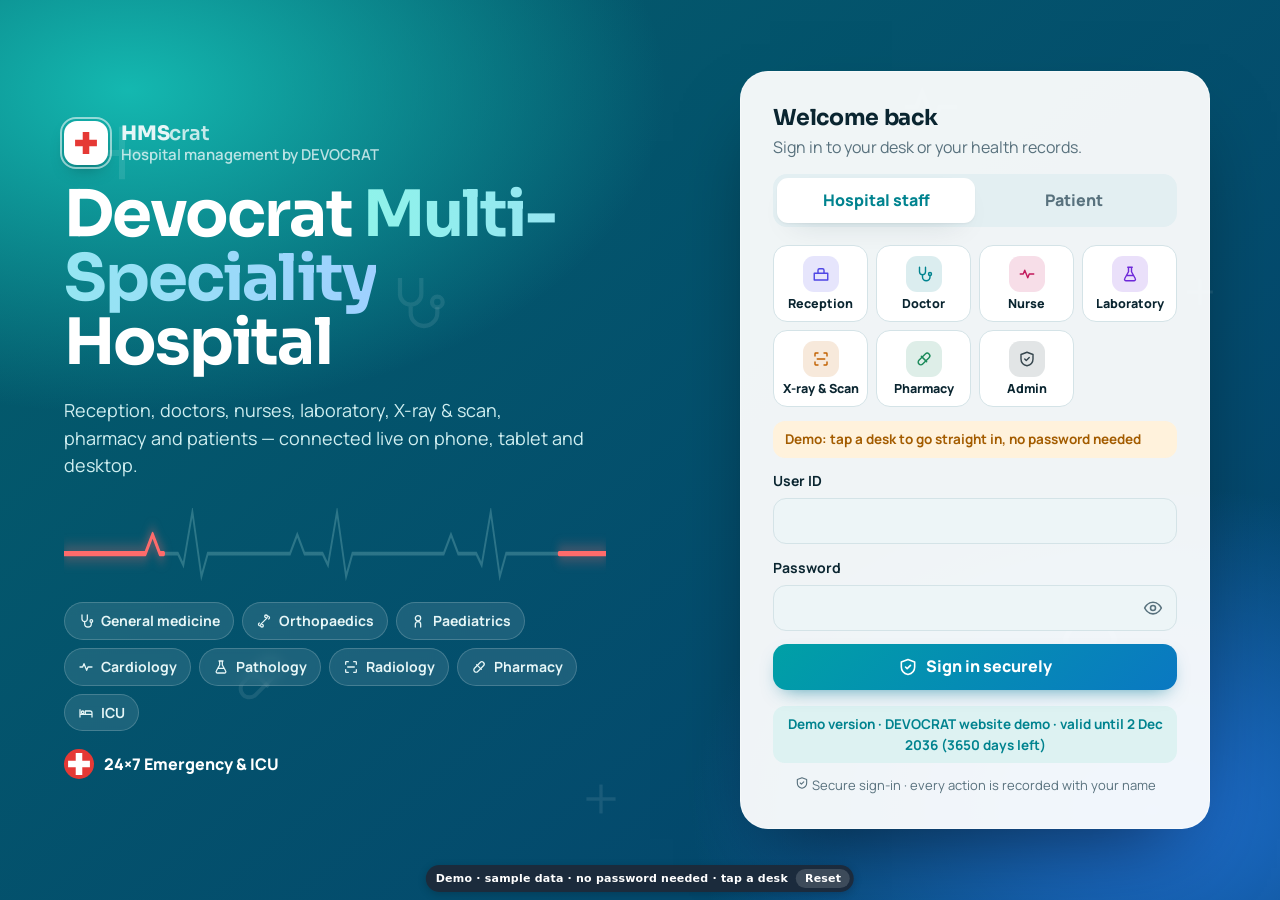
<file: apps/hospital/index.html>
<!DOCTYPE html>
<html lang="en-IN">
<head>
<meta charset="utf-8">
<meta name="viewport" content="width=device-width,initial-scale=1,viewport-fit=cover">
<title>HMScrat – Hospital Management Software – Live Demo | DEVOCRAT</title>
<meta name="description" content="Try HMScrat, a working hospital management system: reception, doctors, nurses, lab, X-ray and scan, pharmacy and patient app. A live demo with sample data, built by DEVOCRAT, Bangalore &amp; Coimbatore." data-seo>
<link rel="canonical" href="https://devocrat-tjf.github.io/devocrat/apps/hospital/index.html">
<meta property="og:type" content="website"><meta property="og:site_name" content="DEVOCRAT">
<meta property="og:title" content="HMScrat – Hospital Management Software – Live Demo | DEVOCRAT"><meta property="og:description" content="Try HMScrat, a working hospital management system: reception, doctors, nurses, lab, X-ray and scan, pharmacy and patient app. A live demo with sample data, built by DEVOCRAT, Bangalore &amp; Coimbatore.">
<meta property="og:url" content="https://devocrat-tjf.github.io/devocrat/apps/hospital/index.html"><meta property="og:image" content="https://devocrat-tjf.github.io/devocrat/images/og-devocrat.jpg">
<meta name="twitter:card" content="summary_large_image">
<meta name="theme-color" content="#035e6b">
<link rel="manifest" href="manifest.webmanifest">
<link rel="icon" href="icons/icon.svg" type="image/svg+xml">
<link rel="apple-touch-icon" href="icons/icon-192.png">
<meta name="apple-mobile-web-app-capable" content="yes">
<meta name="apple-mobile-web-app-title" content="HMScrat">
<meta name="application-name" content="HMScrat">
<meta name="apple-mobile-web-app-status-bar-style" content="black-translucent">
<link rel="preconnect" href="https://fonts.googleapis.com">
<link rel="preconnect" href="https://fonts.gstatic.com" crossorigin>
<link href="https://fonts.googleapis.com/css2?family=Manrope:wght@400;500;600;700;800&family=Sora:wght@600;700&display=swap" rel="stylesheet">
<link rel="stylesheet" href="app.css">
</head>
<body>
<div id="root"><div style="display:grid;place-items:center;min-height:100vh;font:600 16px system-ui;color:#58717d">Loading HMScrat…</div></div>
<div id="modal" class="modal" role="dialog" aria-modal="true"><div class="mbox"><button class="x" data-a="close" aria-label="Close">×</button><div id="mbody"></div></div></div>
<div id="toast" class="toast" role="status" aria-live="polite"></div>
<script src="config.js"></script>
<!-- Website demo: the hospital's own Google Apps Script runs in the browser on sample data (see ../_gas/gas.js) -->
<script src="../_gas/gas.js"></script>
<script src="backend.js"></script>
<script src="demo.js"></script>
<script src="app.js"></script>
</body>
</html>
</file>
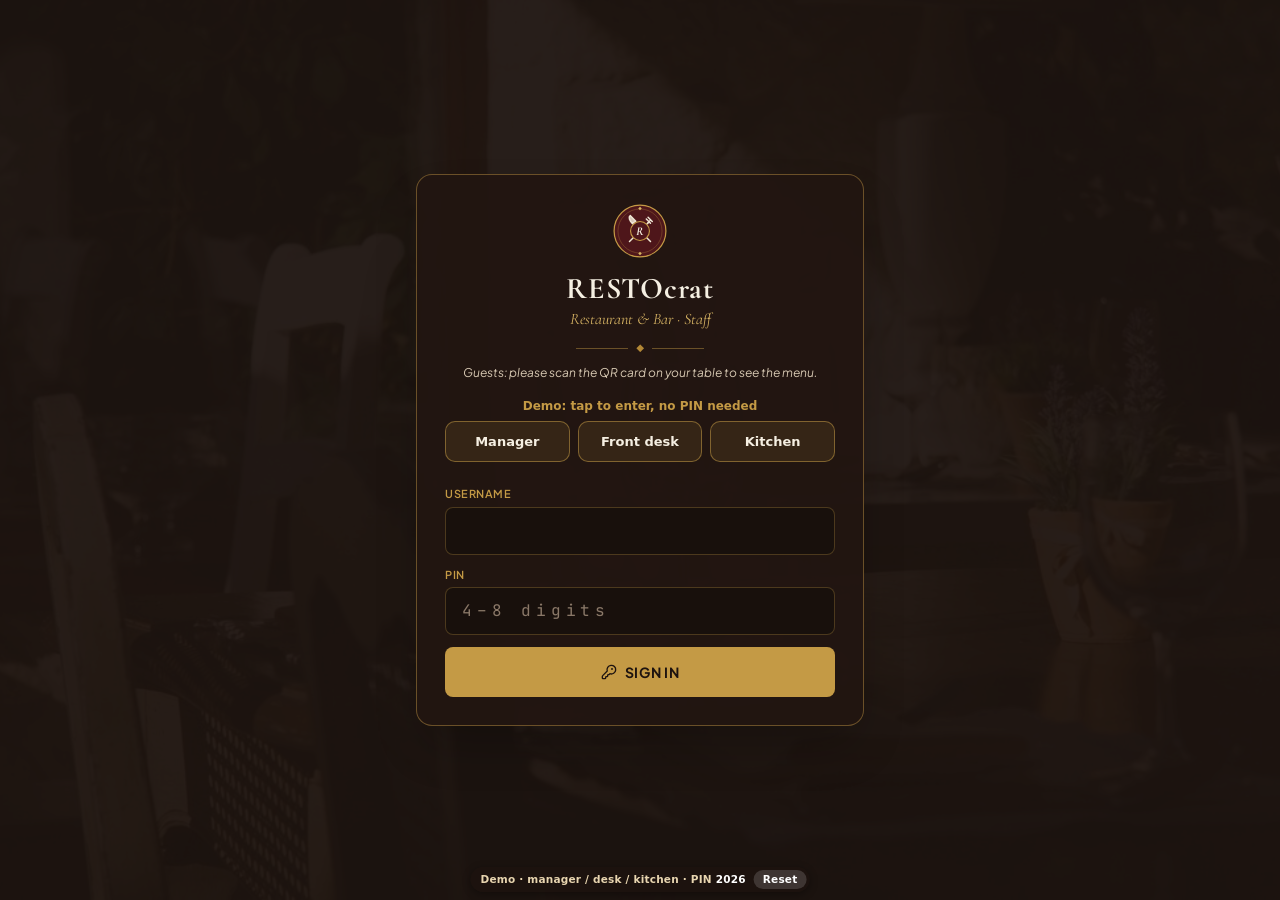
<file: apps/restaurant/index.html>
<!doctype html>
<html lang="en-IN">
  <head>
    <meta charset="UTF-8" />
    <meta name="viewport" content="width=device-width, initial-scale=1.0, viewport-fit=cover" />
    <title>RESTOcrat – Restaurant QR Code Ordering System – Live Demo | DEVOCRAT</title>
<meta name="description" content="Try RESTOcrat, restaurant QR ordering: guests scan the table QR, browse the menu and order; staff see orders live on kitchen, floor and reports screens. Built by DEVOCRAT." data-seo>
<link rel="canonical" href="https://devocrat-tjf.github.io/devocrat/apps/restaurant/index.html">
<meta property="og:type" content="website"><meta property="og:site_name" content="DEVOCRAT">
<meta property="og:title" content="RESTOcrat – Restaurant QR Code Ordering System – Live Demo | DEVOCRAT"><meta property="og:description" content="Try RESTOcrat, restaurant QR ordering: guests scan the table QR, browse the menu and order; staff see orders live on kitchen, floor and reports screens. Built by DEVOCRAT.">
<meta property="og:url" content="https://devocrat-tjf.github.io/devocrat/apps/restaurant/index.html"><meta property="og:image" content="https://devocrat-tjf.github.io/devocrat/images/og-devocrat.jpg">
<meta name="twitter:card" content="summary_large_image">
    <meta name="theme-color" content="#221611" />
    <meta name="color-scheme" content="light dark" />
    <link rel="manifest" href="./manifest.webmanifest" />
    <link rel="icon" href="./favicon.svg" type="image/svg+xml" />
    <link rel="icon" href="./icons/favicon-32.png" sizes="32x32" type="image/png" />
    <link rel="apple-touch-icon" href="./icons/apple-touch-icon.png" />
    <meta name="apple-mobile-web-app-capable" content="yes" />
    <meta name="mobile-web-app-capable" content="yes" />
    <meta name="apple-mobile-web-app-status-bar-style" content="black-translucent" />
    <meta name="apple-mobile-web-app-title" content="RESTOcrat" />
    <meta name="format-detection" content="telephone=no" />
    <link rel="preconnect" href="https://fonts.googleapis.com" />
    <link rel="preconnect" href="https://fonts.gstatic.com" crossorigin />
    <link
      href="https://fonts.googleapis.com/css2?family=Cormorant+Garamond:ital,wght@0,500;0,600;0,700;1,400;1,500;1,600&family=JetBrains+Mono:wght@400;500;600&family=Plus+Jakarta+Sans:wght@400;500;600;700&display=swap"
      rel="stylesheet"
    />
    <script type="module" crossorigin src="./assets/index-CtMqErm8.js"></script>
    <link rel="modulepreload" crossorigin href="./assets/rolldown-runtime-BWaJ3C7D.js">
    <link rel="stylesheet" crossorigin href="./assets/index-CNM_ypoJ.css">
  </head>
  <body class="bg-[#F5EFE2] text-[#231915] antialiased selection:bg-[#6E1F24]/15 selection:text-[#6E1F24]">
    <div id="root"></div>
    <script src="demo-server.js"></script>
    <noscript>Please enable JavaScript to view the RESTOcrat menu.</noscript>
  </body>
</html>
</file>
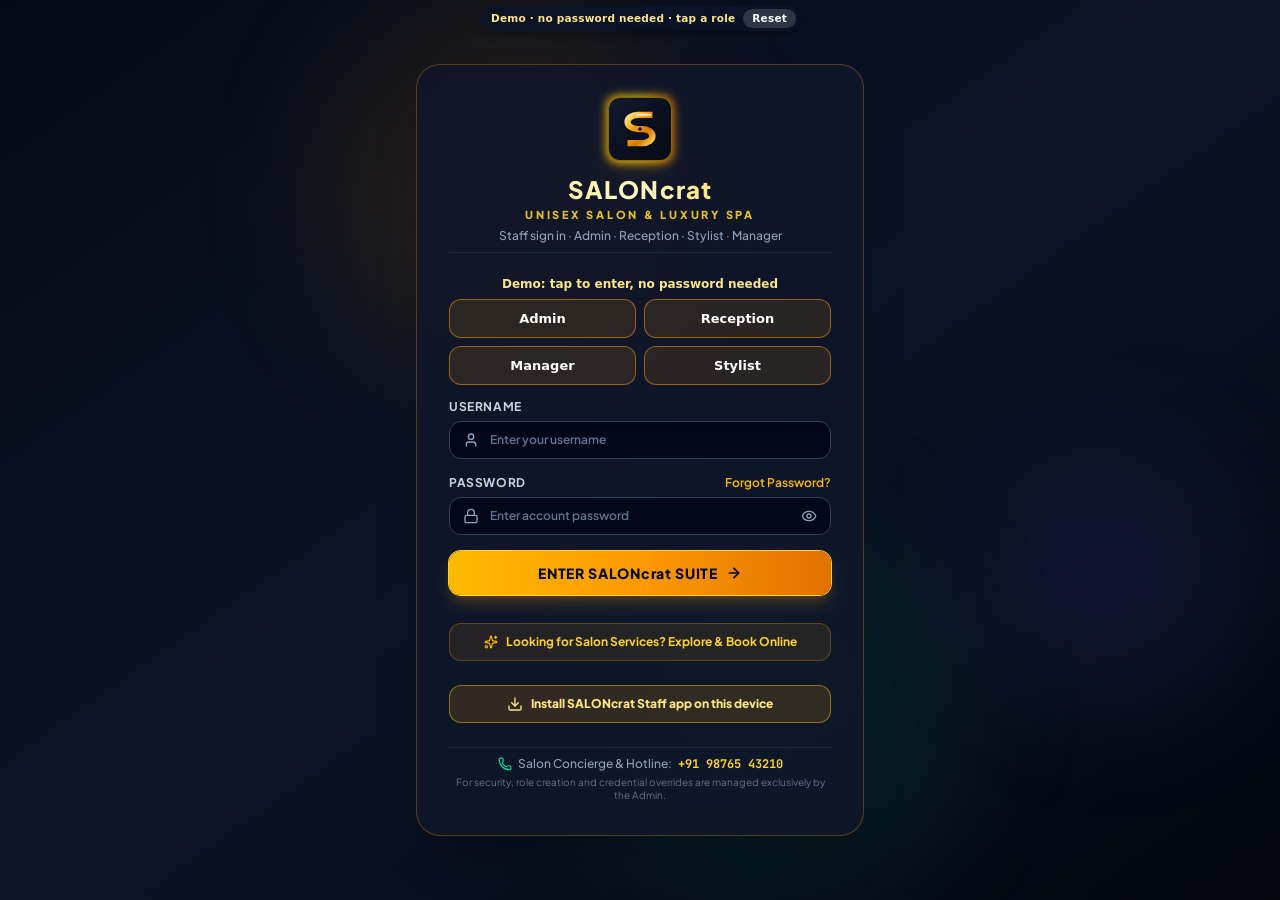
<file: apps/salonpro/index.html>
<!doctype html>
<html lang="en-IN">
  <head>
    <meta charset="UTF-8" />
    <meta name="viewport" content="width=device-width, initial-scale=1.0, viewport-fit=cover" />
    <title>SALONcrat – Salon Management Software – Live Demo | DEVOCRAT</title>
<meta name="description" content="Try SALONcrat, salon and spa management software: online booking, reception desk, billing, stylists, attendance and payroll. Built by DEVOCRAT, app developers in Bangalore &amp; Coimbatore." data-seo>
<link rel="canonical" href="https://devocrat-tjf.github.io/devocrat/apps/salonpro/index.html">
<meta property="og:type" content="website"><meta property="og:site_name" content="DEVOCRAT">
<meta property="og:title" content="SALONcrat – Salon Management Software – Live Demo | DEVOCRAT"><meta property="og:description" content="Try SALONcrat, salon and spa management software: online booking, reception desk, billing, stylists, attendance and payroll. Built by DEVOCRAT, app developers in Bangalore &amp; Coimbatore.">
<meta property="og:url" content="https://devocrat-tjf.github.io/devocrat/apps/salonpro/index.html"><meta property="og:image" content="https://devocrat-tjf.github.io/devocrat/images/og-devocrat.jpg">
<meta name="twitter:card" content="summary_large_image">

    <!-- Installable app. Staff app by default; the customer app (?portal=customer) gets its own manifest.
         Relative paths so it works at "/" (Netlify) and at "/repo-name/" (GitHub Pages). -->
    <link rel="manifest" id="app-manifest" href="manifest.webmanifest" />
    <script>
      if (new URLSearchParams(location.search).get('portal') === 'customer')
        document.getElementById('app-manifest').setAttribute('href', 'manifest-customer.webmanifest');
    </script>
    <meta name="theme-color" content="#060913" />
    <link rel="icon" type="image/svg+xml" href="icon.svg" />
    <link rel="apple-touch-icon" href="icon-192.png" />
    <meta name="mobile-web-app-capable" content="yes" />
    <meta name="apple-mobile-web-app-capable" content="yes" />
    <meta name="apple-mobile-web-app-status-bar-style" content="black-translucent" />
    <meta name="apple-mobile-web-app-title" content="SALONcrat" />

    <link rel="preconnect" href="https://fonts.googleapis.com">
    <link rel="preconnect" href="https://fonts.gstatic.com" crossorigin>
    <link href="https://fonts.googleapis.com/css2?family=DM+Sans:ital,opsz,wght@0,9..40,100..1000;1,9..40,100..1000&family=Plus+Jakarta+Sans:ital,wght@0,200..800;1,200..800&family=JetBrains+Mono:wght@400;500;600&display=swap" rel="stylesheet">
    <script type="module" crossorigin src="./assets/index-ByUqj_2-.js"></script>
    <link rel="stylesheet" crossorigin href="./assets/index-Bz-qx5iX.css">
  </head>
  <body class="bg-slate-50 text-slate-900 antialiased font-sans selection:bg-amber-100 selection:text-amber-900">
    <div id="root"></div>
    <script src="demo.js"></script>
  </body>
</html>
</file>
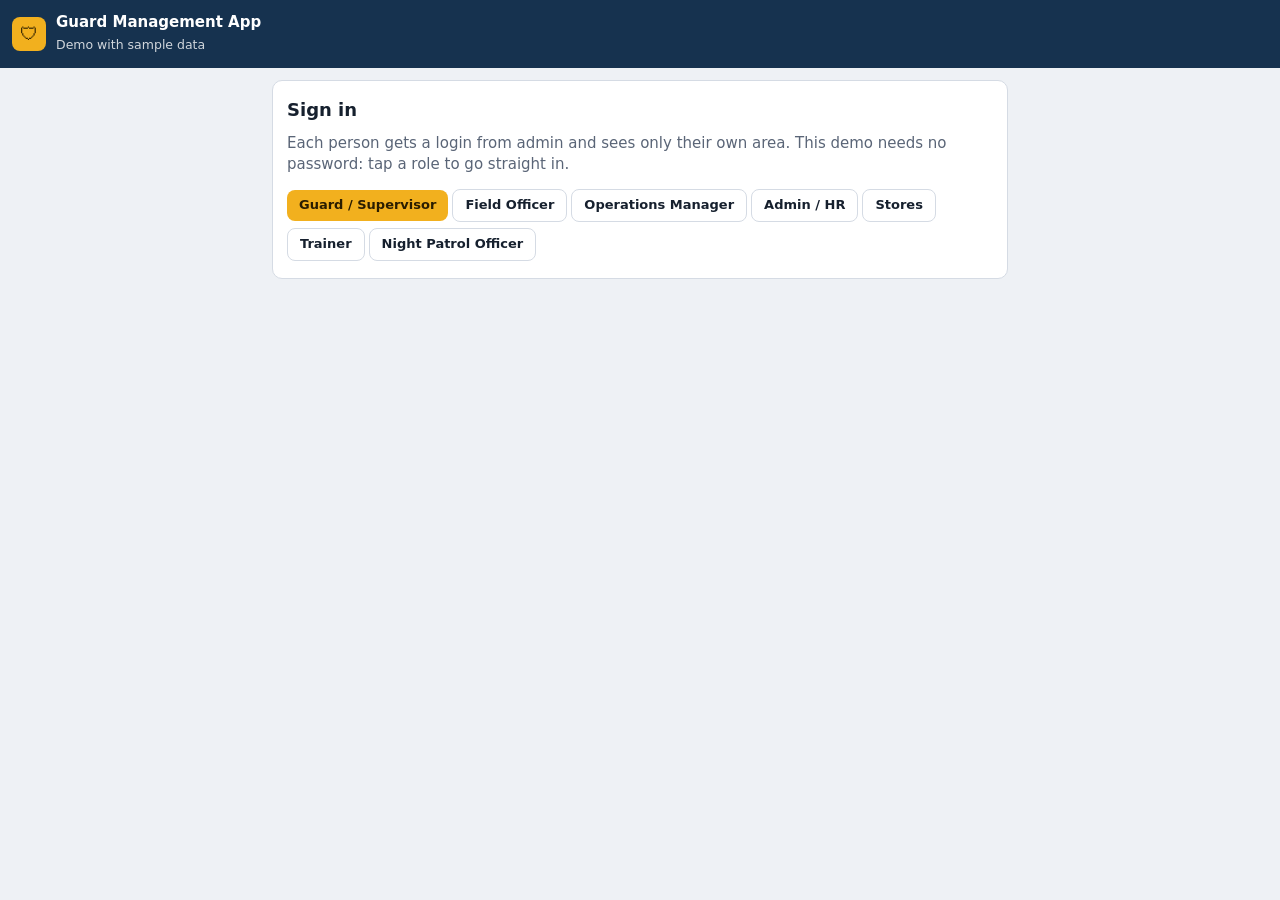
<file: apps/guard.html>
<!DOCTYPE html>
<html lang="en-IN">
<head>
<meta charset="utf-8">
<meta name="viewport" content="width=device-width, initial-scale=1, viewport-fit=cover">
<title>Security Guard Management App – Live Demo | DEVOCRAT</title>
<meta name="description" content="Security guard management app demo: role-based security operations, from guards to admin. Built by DEVOCRAT." data-seo>
<link rel="canonical" href="https://devocrat-tjf.github.io/devocrat/apps/guard.html">
<meta property="og:type" content="website"><meta property="og:site_name" content="DEVOCRAT">
<meta property="og:title" content="Security Guard Management App – Live Demo | DEVOCRAT"><meta property="og:description" content="Security guard management app demo: role-based security operations, from guards to admin. Built by DEVOCRAT.">
<meta property="og:url" content="https://devocrat-tjf.github.io/devocrat/apps/guard.html"><meta property="og:image" content="https://devocrat-tjf.github.io/devocrat/images/og-devocrat.jpg">
<meta name="twitter:card" content="summary_large_image">
<style>
:root{box-sizing:border-box;padding-top:env(safe-area-inset-top,0px);padding-bottom:env(safe-area-inset-bottom,0px);
--bg:#eef1f5;--sf:#fff;--ink:#16202e;--mut:#5a6577;--ln:#d5dbe4;--brand:#16324f;--brand-ink:#fff;--acc:#f2b01e;--acc-ink:#2a1d00;--ok:#17744a;--okbg:#e2f3ea;--bad:#b3261e;--badbg:#fbe7e5;--warn:#8a5a00;--warnbg:#fff1d0}
@media (prefers-color-scheme:dark){:root:not([data-theme="light"]){--bg:#0f1620;--sf:#18222f;--ink:#e8edf3;--mut:#9aa6b6;--ln:#2d3a4a;--brand:#0c2036;--ok:#5fd39b;--okbg:#14382a;--bad:#ff8f86;--badbg:#401d1a;--warn:#f2c460;--warnbg:#3b2d0c}}
html{scroll-padding-top:env(safe-area-inset-top,0px)}
*{box-sizing:border-box}
body{margin:0;background:var(--bg);color:var(--ink);font:15px/1.45 "Segoe UI",system-ui,Roboto,sans-serif}
.wrap{max-width:760px;margin:0 auto;padding:12px}
.top{background:var(--brand);color:var(--brand-ink);padding:12px;display:flex;align-items:center;gap:10px;position:sticky;top:env(safe-area-inset-top,0px);z-index:5}
.mark{background:var(--acc);color:var(--acc-ink);border-radius:8px;width:34px;height:34px;display:grid;place-items:center;font-size:18px}
.top b{display:block;font-size:15px}.top small{opacity:.8}
.top .sp{flex:1}
.tabs{display:flex;gap:6px;overflow-x:auto;padding:10px 12px;background:var(--sf);border-bottom:1px solid var(--ln)}
.tabs button{flex:none;border:1px solid var(--ln);background:transparent;color:var(--ink);padding:8px 14px;border-radius:20px;font:inherit}
.tabs button.on{background:var(--brand);color:var(--brand-ink);border-color:var(--brand)}
.card{background:var(--sf);border:1px solid var(--ln);border-radius:10px;padding:14px;margin-bottom:12px}
h2{font-size:18px;margin:2px 0 10px}h3{font-size:15px;margin:0 0 8px}
p.m{color:var(--mut);margin:4px 0 10px}
.btn{border:0;background:var(--brand);color:var(--brand-ink);padding:11px 16px;border-radius:8px;font:inherit;font-weight:600;cursor:pointer}
.btn.acc{background:var(--acc);color:var(--acc-ink)}.btn.ghost{background:transparent;color:var(--ink);border:1px solid var(--ln)}
.btn.sm{padding:6px 12px;font-size:13px}.btn:disabled{opacity:.5}
.big{width:100%;padding:18px;font-size:18px}
input,select,textarea{width:100%;padding:10px;border:1px solid var(--ln);border-radius:8px;background:var(--bg);color:var(--ink);font:inherit;margin:4px 0 10px}
label{font-size:13px;color:var(--mut)}
.pill{display:inline-block;padding:2px 10px;border-radius:12px;font-size:12px;background:var(--warnbg);color:var(--warn)}
.pill.ok{background:var(--okbg);color:var(--ok)}.pill.bad{background:var(--badbg);color:var(--bad)}
.row{display:flex;justify-content:space-between;align-items:center;gap:8px;padding:9px 0;border-bottom:1px solid var(--ln)}
.row:last-child{border-bottom:0}
.scroll{overflow-x:auto}
table{border-collapse:collapse;width:100%;font-size:13px;min-width:560px}
th,td{padding:8px 6px;border-bottom:1px solid var(--ln);text-align:left;white-space:nowrap}
td.n,th.n{text-align:right}
.step{color:var(--ok);padding:3px 0}
.stats{display:grid;grid-template-columns:repeat(3,1fr);gap:8px;margin-bottom:12px}
.stat{background:var(--sf);border:1px solid var(--ln);border-radius:10px;padding:10px}
.stat b{font-size:22px;display:block}.stat span{font-size:12px;color:var(--mut)}
.alert{background:var(--badbg);color:var(--bad);padding:10px 12px;border-radius:8px;margin-bottom:12px}
.chips button{margin:3px 4px 3px 0}
#toast{position:fixed;left:12px;right:12px;bottom:calc(14px + env(safe-area-inset-bottom,0px));background:#16202e;color:#fff;padding:12px 14px;border-radius:10px;display:none;z-index:9;max-width:520px;margin:auto}
.slip td{border:0;padding:4px 0}.slip .t td{border-top:1px solid var(--ln);font-weight:700;padding-top:8px}
</style>
</head>
<body>
<div id="app"></div>
<div id="toast"></div>
<script>
var G=[{n:"Ravi Kumar",site:"Orion Mall, Bengaluru",days:26,rate:650,bal:0,slips:[{m:"Sep 2026",gross:16250,pf:1800,esi:122,ded:0,net:14328,bal:0,days:25}]},
{n:"Suresh Naik",site:"Orion Mall, Bengaluru",days:24,rate:650,bal:1800,slips:[]},
{n:"Mohan Raj",site:"Tech Park, Chennai",days:22,rate:700,bal:0,slips:[]},
{n:"Imran Khan",site:"Green Valley Hospital, Hyderabad",days:27,rate:680,bal:0,slips:[]}];
var R={guard:{l:"Guard / Supervisor",u:"ravi.k",name:"Ravi Kumar",tabs:[["punch","Punch"],["leave","Leave"],["slips","Payslips"],["req","Items"],["inc","Incident"]]},
fo:{l:"Field Officer",u:"anil.fo",name:"Anil Shetty",tabs:[["appr","Approvals"],["visit","Site visits"],["train","Training"]]},
ops:{l:"Operations Manager",u:"meera.ops",name:"Meera Nair",tabs:[["ov","Overview"],["inc","Incidents"],["tr","Training"],["np","Night patrol"]]},
hr:{l:"Admin / HR",u:"hr.admin",name:"Kavitha R",tabs:[["pay","Attendance & pay"],["bill","Client payments"]]},
st:{l:"Stores",u:"stores.rec",name:"Prakash S",tabs:[["stock","Stock"],["issue","Issue items"]]},
trainer:{l:"Trainer",u:"joseph.tr",name:"Trainer Joseph",tabs:[["record","Record training"],["hist","My trainings"]]},
np:{l:"Night Patrol Officer",u:"dinesh.np",name:"Dinesh P",tabs:[["round","Patrol round"],["rep","My reports"]]}};
var S={role:null,tab:null,pick:"guard"},inn=false,busy=false,steps=[],plog=[],leaves=[],approved=false,viewSlip=null;
var reqs=[],visits=[{fo:"Anil Shetty",site:"Orion Mall, Bengaluru",t:"20 Oct, 10:40"},{fo:"Anil Shetty",site:"Tech Park, Chennai",t:"19 Oct, 15:10"},{fo:"Rahul D",site:"Green Valley Hospital, Hyderabad",t:"18 Oct, 11:00"}];
var trains=[{site:"Orion Mall, Bengaluru",topic:"Fire safety drill",ppl:18,t:"15 Oct",by:"Trainer Joseph"}];
var incs=[{site:"Tech Park, Chennai",type:"Fire alarm",note:"False alarm, panel reset",by:"Mohan Raj",t:"17 Oct"}];
var cps={},patrols=[{site:"Orion Mall, Bengaluru",by:"Dinesh P",t:"20 Oct, 23:10",n:4,note:"All clear. Rooftop door was unlocked, secured it."}];
var stock={Cap:{c:150,q:120},Belt:{c:250,q:80},Shoes:{c:900,q:45},"Uniform set":{c:1800,q:60},Whistle:{c:60,q:200}};
var CL=[{n:"Orion Mall",amt:182000,due:"10 Oct 2026",od:11,paid:false},{n:"Green Valley Hospital",amt:98000,due:"15 Oct 2026",od:6,paid:false},{n:"Tech Park, Chennai",amt:156000,due:"05 Nov 2026",od:0,paid:false}];
function $(i){return document.getElementById(i)}
function rs(n){return "₹"+Number(n).toLocaleString("en-IN")}
function toast(m){var t=$("toast");t.textContent=m;t.style.display="block";clearTimeout(toast.h);toast.h=setTimeout(function(){t.style.display="none"},3200)}
function calc(g){var gross=g.days*g.rate,pf=Math.round(Math.min(gross,15000)*.12),esi=gross<=21000?Math.round(gross*.0075):0,ded=Math.min(1000,g.bal);return{gross:gross,pf:pf,esi:esi,ded:ded,net:gross-pf-esi-ded,bal:g.bal-ded,days:g.days}}
function me(){return G.filter(function(g){return g.n==="Ravi Kumar"})[0]}
function pill(s){var ok=/Approved|Issued|Received|Done/.test(s),bad=/Rejected|Overdue/.test(s);return '<span class="pill '+(ok?"ok":bad?"bad":"")+'">'+s+'</span>'}
function now(){return new Date().toLocaleTimeString("en-IN",{hour:"2-digit",minute:"2-digit"})}
function go(r){S.role=r;S.tab=R[r].tabs[0][0];viewSlip=null;render()}
function tab(t){S.tab=t;viewSlip=null;render()}
function login(){var p=R[S.pick];if(!$("pw").value){toast("Enter the password");return}go(S.pick)}
function pick(r){S.pick=r;go(r)}
function out(){S.role=null;render()}
function render(){var a=$("app");
if(!S.role){var ch=Object.keys(R).map(function(k){return '<button class="btn sm '+(S.pick===k?"acc":"ghost")+'" onclick="pick(\''+k+'\')">'+R[k].l+'</button>'}).join("");
a.innerHTML='<div class="top"><div class="mark">🛡</div><div><b>Guard Management App</b><small>Demo with sample data</small></div></div><div class="wrap"><div class="card"><h2>Sign in</h2><p class="m">Each person gets a login from admin and sees only their own area. This demo needs no password: tap a role to go straight in.</p><div class="chips">'+ch+'</div></div></div>';return}
var r=R[S.role];
a.innerHTML='<div class="top"><div class="mark">🛡</div><div><b>'+r.name+'</b><small>'+r.l+'</small></div><div class="sp"></div><button class="btn sm ghost" style="color:#fff;border-color:#ffffff66" onclick="out()">Sign out</button></div><div class="tabs">'+r.tabs.map(function(t){return '<button class="'+(S.tab===t[0]?"on":"")+'" onclick="tab(\''+t[0]+'\')">'+t[1]+'</button>'}).join("")+'</div><div class="wrap">'+(V[S.role+"_"+S.tab]?V[S.role+"_"+S.tab]():"")+'</div>'}
var V={};
V.guard_punch=function(){return '<div class="card"><h2>'+(inn?"You are on duty":"Ready to punch in")+'</h2><p class="m">Orion Mall, Bengaluru · Day shift</p><button class="btn acc big" '+(busy?"disabled":"")+' onclick="punch()">'+(busy?"Verifying…":inn?"Punch out":"Punch in")+'</button><div style="margin-top:10px">'+steps.map(function(s){return '<div class="step">✓ '+s+'</div>'}).join("")+'</div></div><div class="card"><h3>Today</h3>'+(plog.length?plog.map(function(l){return '<div class="row"><span>'+l+'</span></div>'}).join(""):'<p class="m">No punches yet.</p>')+'</div>'};
function punch(){if(busy)return;busy=true;steps=[];render();["Selfie captured","Face matched (97%)","Location inside site boundary (42 m)"].forEach(function(m,i){setTimeout(function(){steps.push(m);if(i===2){inn=!inn;plog.unshift((inn?"Punch in":"Punch out")+" at "+now());busy=false}render()},700*(i+1))})}
V.guard_leave=function(){return '<div class="card"><h2>Apply for leave</h2><label>From</label><input id="lf" type="date"><label>To</label><input id="lt" type="date"><label>Reason</label><input id="lr" placeholder="Reason"><button class="btn" onclick="addLeave()">Send for approval</button></div><div class="card"><h3>My requests</h3>'+(leaves.length?leaves.map(function(l){return '<div class="row"><span>'+l+'</span>'+pill("Pending approval")+'</div>'}).join(""):'<p class="m">No leave requests.</p>')+'</div>'};
function addLeave(){if(!$("lf").value||!$("lt").value){toast("Choose both dates");return}leaves.unshift($("lf").value+" to "+$("lt").value+" · "+($("lr").value||"Personal"));render();toast("Leave sent to your field officer")}
V.guard_slips=function(){var g=me();if(viewSlip!==null){return slip(g,g.slips[viewSlip])}return '<div class="card"><h2>My payslips</h2><p class="m">All months you have worked stay here. Download any time.</p>'+g.slips.map(function(s,i){return '<div class="row"><b>'+s.m+'</b><span>'+rs(s.net)+'</span><button class="btn sm" onclick="viewSlip='+i+';render()">View</button></div>'}).join("")+'</div>'};
function slip(g,s){return '<div class="card"><h2>Payslip · '+s.m+'</h2><p class="m">'+g.n+' · '+g.site+'</p><table class="slip" style="min-width:0"><tr><td>Duties ('+s.days+' × '+rs(g.rate)+')</td><td class="n">'+rs(s.gross)+'</td></tr><tr><td>PF (12%)</td><td class="n">− '+rs(s.pf)+'</td></tr><tr><td>ESI (0.75%)</td><td class="n">− '+rs(s.esi)+'</td></tr><tr><td>Uniform / items instalment</td><td class="n">− '+rs(s.ded)+'</td></tr><tr class="t"><td>Net pay</td><td class="n">'+rs(s.net)+'</td></tr></table><p class="m">Item balance remaining: '+rs(s.bal)+'</p><button class="btn" onclick="toast(\'The real app saves a PDF here\')">Download PDF</button> <button class="btn ghost" onclick="viewSlip=null;render()">Back</button></div>'}
V.guard_req=function(){var opts=Object.keys(stock).map(function(k){return '<option>'+k+' ('+rs(stock[k].c)+')</option>'}).join("");var mine=reqs.filter(function(r){return r.g==="Ravi Kumar"});return '<div class="card"><h2>Request an item</h2><p class="m">Approved by your field officer. Cost is deducted from salary, in instalments of ₹1,000 if above ₹1,000.</p><select id="ri">'+opts+'</select><button class="btn" onclick="addReq()">Send request</button></div><div class="card"><h3>My requests</h3>'+(mine.length?mine.map(function(r){return '<div class="row"><span>'+r.i+' · '+rs(r.c)+'</span>'+pill(r.s)+'</div>'}).join(""):'<p class="m">No requests yet.</p>')+'</div>'};
function addReq(){var k=$("ri").value.replace(/ \(.*/,"");reqs.push({g:"Ravi Kumar",i:k,c:stock[k].c,s:"Pending approval"});render();toast("Request sent to field officer")}
V.guard_inc=function(){return '<div class="card"><h2>Report an incident</h2><p class="m">For supervisors and security officers.</p><label>Type</label><select id="it"><option>Fire alarm</option><option>Theft</option><option>Trespass</option><option>Medical</option><option>Other</option></select><label>What happened</label><textarea id="in" rows="3"></textarea><button class="btn" onclick="addInc()">Submit incident</button></div>'};
function addInc(){incs.unshift({site:"Orion Mall, Bengaluru",type:$("it").value,note:$("in").value||"No details",by:"Ravi Kumar",t:"21 Oct"});toast("Incident logged. Operations manager can see it.");render()}
V.fo_appr=function(){var p=reqs.filter(function(r){return r.s==="Pending approval"});return '<div class="card"><h2>Item requests to approve</h2>'+(p.length?p.map(function(r){var i=reqs.indexOf(r);return '<div class="row"><span>'+r.g+' · '+r.i+' · '+rs(r.c)+'</span><span><button class="btn sm" onclick="setReq('+i+',\'Approved\')">Approve</button> <button class="btn sm ghost" onclick="setReq('+i+',\'Rejected\')">Reject</button></span></div>'}).join(""):'<p class="m">Nothing waiting. Ask the guard login to send a request.</p>')+'</div>'};
function setReq(i,s){reqs[i].s=s;render();toast(s==="Approved"?"Approved. Stores can now issue it.":"Rejected")}
V.fo_visit=function(){var m=visits.filter(function(v){return v.fo==="Anil Shetty"});return '<div class="card"><h2>Site visits</h2><label>Site</label><select id="vs"><option>Orion Mall, Bengaluru</option><option>Tech Park, Chennai</option><option>Green Valley Hospital, Hyderabad</option></select><button class="btn acc" onclick="addVisit()">Log visit with my location</button></div><div class="card"><h3>This month: '+m.length+' visits</h3>'+m.map(function(v){return '<div class="row"><span>'+v.site+'</span><span class="m">'+v.t+'</span></div>'}).join("")+'<button class="btn sm ghost" style="margin-top:8px" onclick="toast(\'Excel report would download\')">Export to Excel</button></div>'};
function addVisit(){visits.unshift({fo:"Anil Shetty",site:$("vs").value,t:"21 Oct, "+now()});render();toast("Visit logged with GPS location")}
V.fo_train=function(){return '<div class="card"><h2>Record a training</h2><label>Site</label><select id="ts"><option>Orion Mall, Bengaluru</option><option>Tech Park, Chennai</option><option>Green Valley Hospital, Hyderabad</option></select><label>Topics covered</label><input id="tt"><label>Guards who attended</label><input id="tp" type="number" value="10"><button class="btn" onclick="addTrain()">Save training</button></div>'};
function addTrain(){trains.unshift({site:$("ts").value,topic:$("tt").value||"General",ppl:$("tp").value,t:"21 Oct",by:R[S.role].name});render();toast("Training saved. It shows under the site.")}
V.ops_ov=function(){var fos={};visits.forEach(function(v){fos[v.fo]=(fos[v.fo]||0)+1});return '<div class="stats"><div class="stat"><b>'+visits.length+'</b><span>Site visits</span></div><div class="stat"><b>'+trains.length+'</b><span>Trainings</span></div><div class="stat"><b>'+incs.length+'</b><span>Incidents</span></div></div><div class="card"><h3>Field officer activity</h3>'+Object.keys(fos).map(function(k){return '<div class="row"><span>'+k+'</span><b>'+fos[k]+' visits</b></div>'}).join("")+'<button class="btn sm ghost" style="margin-top:8px" onclick="toast(\'Excel report would download\')">Export to Excel</button></div>'};
V.ops_inc=function(){return '<div class="card"><h2>Incidents by site</h2>'+incs.map(function(i){return '<div class="row"><span><b>'+i.type+'</b> · '+i.site+'<br><span class="m">'+i.note+' · '+i.by+'</span></span><span class="m">'+i.t+'</span></div>'}).join("")+'<button class="btn sm ghost" style="margin-top:8px" onclick="toast(\'Excel report would download\')">Export monthly report</button></div>'};
V.ops_tr=function(){return '<div class="card"><h2>Trainings by site</h2>'+trains.map(function(t){return '<div class="row"><span><b>'+t.site+'</b><br><span class="m">'+t.topic+' · '+t.ppl+' guards · '+t.by+'</span></span><span class="m">'+t.t+'</span></div>'}).join("")+'</div>'};
V.hr_pay=function(){var rows=G.map(function(g){var c=calc(g);return '<tr><td>'+g.n+'</td><td>'+g.site+'</td><td class="n">'+g.days+'</td><td class="n">'+rs(c.gross)+'</td><td class="n">'+rs(c.pf)+'</td><td class="n">'+rs(c.esi)+'</td><td class="n">'+rs(c.ded)+'</td><td class="n"><b>'+rs(c.net)+'</b></td></tr>'}).join("");return '<div class="card"><h2>October 2026 · Attendance & pay</h2><p class="m">Duties × site rate, minus PF, ESI and item instalments. Rates here are sample values; the real app uses a settings table.</p><div class="scroll"><table><tr><th>Guard</th><th>Site</th><th class="n">Duties</th><th class="n">Gross</th><th class="n">PF</th><th class="n">ESI</th><th class="n">Items</th><th class="n">Net</th></tr>'+rows+'</table></div><div style="margin-top:12px">'+(approved?pill("Approved")+' <span class="m">Payslips created and WhatsApp sent (simulated).</span>':'<button class="btn acc" onclick="approve()">Approve attendance</button>')+' <button class="btn sm ghost" onclick="toast(\'Excel report would download\')">Export to Excel</button></div></div>'};
function approve(){G.forEach(function(g){var c=calc(g);g.bal=c.bal;g.slips.unshift({m:"Oct 2026",gross:c.gross,pf:c.pf,esi:c.esi,ded:c.ded,net:c.net,bal:c.bal,days:c.days})});approved=true;render();toast("Approved. Payslips generated and sent on WhatsApp (simulated).")}
V.hr_bill=function(){var od=CL.filter(function(c){return !c.paid&&c.od>0});return (od.length?'<div class="alert"><b>'+od.length+' payments overdue.</b> '+od.map(function(c){return c.n+" ("+c.od+" days)"}).join(", ")+'</div>':'')+'<div class="card"><h2>Client bills</h2>'+CL.map(function(c,i){return '<div class="row"><span><b>'+c.n+'</b><br><span class="m">'+rs(c.amt)+' · due '+c.due+'</span></span><span>'+(c.paid?pill("Received"):(c.od?pill("Overdue "+c.od+"d"):pill("Pending"))+' <button class="btn sm" onclick="paid('+i+')">Mark received</button>')+'</span></div>'}).join("")+'</div>'};
function paid(i){CL[i].paid=true;render();toast("Payment recorded")}
V.st_stock=function(){return '<div class="card"><h2>Stock in hand</h2>'+Object.keys(stock).map(function(k){return '<div class="row"><span>'+k+'<br><span class="m">'+rs(stock[k].c)+' each</span></span><b>'+stock[k].q+'</b></div>'}).join("")+'</div>'};
V.st_issue=function(){var p=reqs.filter(function(r){return r.s==="Approved"});return '<div class="card"><h2>Approved, ready to issue</h2>'+(p.length?p.map(function(r){var i=reqs.indexOf(r);return '<div class="row"><span>'+r.g+' · '+r.i+' · '+rs(r.c)+'</span><button class="btn sm" onclick="issue('+i+')">Issue</button></div>'}).join(""):'<p class="m">Nothing waiting. A guard requests, a field officer approves, then it appears here.</p>')+'</div>'};
function issue(i){var r=reqs[i];r.s="Issued";stock[r.i].q--;G.forEach(function(g){if(g.n===r.g)g.bal+=r.c});render();toast("Issued. Cost added to salary deductions.")}
V.trainer_record=function(){return V.fo_train()};
V.trainer_hist=function(){var m=trains.filter(function(t){return t.by===R.trainer.name});return '<div class="card"><h2>My trainings</h2>'+(m.length?m.map(function(t){return '<div class="row"><span><b>'+t.site+'</b><br><span class="m">'+t.topic+' · '+t.ppl+' guards attended</span></span><span class="m">'+t.t+'</span></div>'}).join(''):'<p class="m">No trainings recorded yet.</p>')+'<button class="btn sm ghost" style="margin-top:8px" onclick="toast(\'Excel report would download\')">Export to Excel</button></div>'};
var CP=["Main gate","Parking level 1","Loading dock","Rooftop access"];
V.np_round=function(){return '<div class="card"><h2>Night patrol round</h2><p class="m">Orion Mall, Bengaluru. Scan each checkpoint as you reach it. Time and location are recorded.</p>'+CP.map(function(c,i){return '<div class="row"><span>'+c+'</span>'+(cps[i]?'<span class="pill ok">✓ '+cps[i]+'</span>':'<button class="btn sm acc" onclick="scan('+i+')">Scan</button>')+'</div>'}).join('')+'<label style="display:block;margin-top:10px">Observations</label><textarea id="pn" rows="3" placeholder="Anything unusual?"></textarea><button class="btn" onclick="sendPatrol()">Submit patrol report</button></div>'};
function scan(i){cps[i]=now();render();toast("Checkpoint recorded with GPS location")}
function sendPatrol(){var n=Object.keys(cps).length;if(!n){toast("Scan at least one checkpoint first");return}patrols.unshift({site:"Orion Mall, Bengaluru",by:"Dinesh P",t:"21 Oct, "+now(),n:n,note:$("pn").value||"All clear"});cps={};render();toast("Report submitted. Operations manager can see it.")}
V.np_rep=function(){var m=patrols.filter(function(p){return p.by==="Dinesh P"});return '<div class="card"><h2>My patrol reports</h2>'+m.map(function(p){return '<div class="row"><span><b>'+p.n+' of 4 checkpoints</b><br><span class="m">'+p.note+'</span></span><span class="m">'+p.t+'</span></div>'}).join('')+'</div>'};
V.ops_np=function(){return '<div class="card"><h2>Night patrol reports</h2>'+patrols.map(function(p){return '<div class="row"><span><b>'+p.site+'</b> · '+p.by+'<br><span class="m">'+p.n+' of 4 checkpoints · '+p.note+'</span></span><span class="m">'+p.t+'</span></div>'}).join('')+'<button class="btn sm ghost" style="margin-top:8px" onclick="toast(\'Excel report would download\')">Export to Excel</button></div>'};
render();
</script>
</body>
</html>
</file>
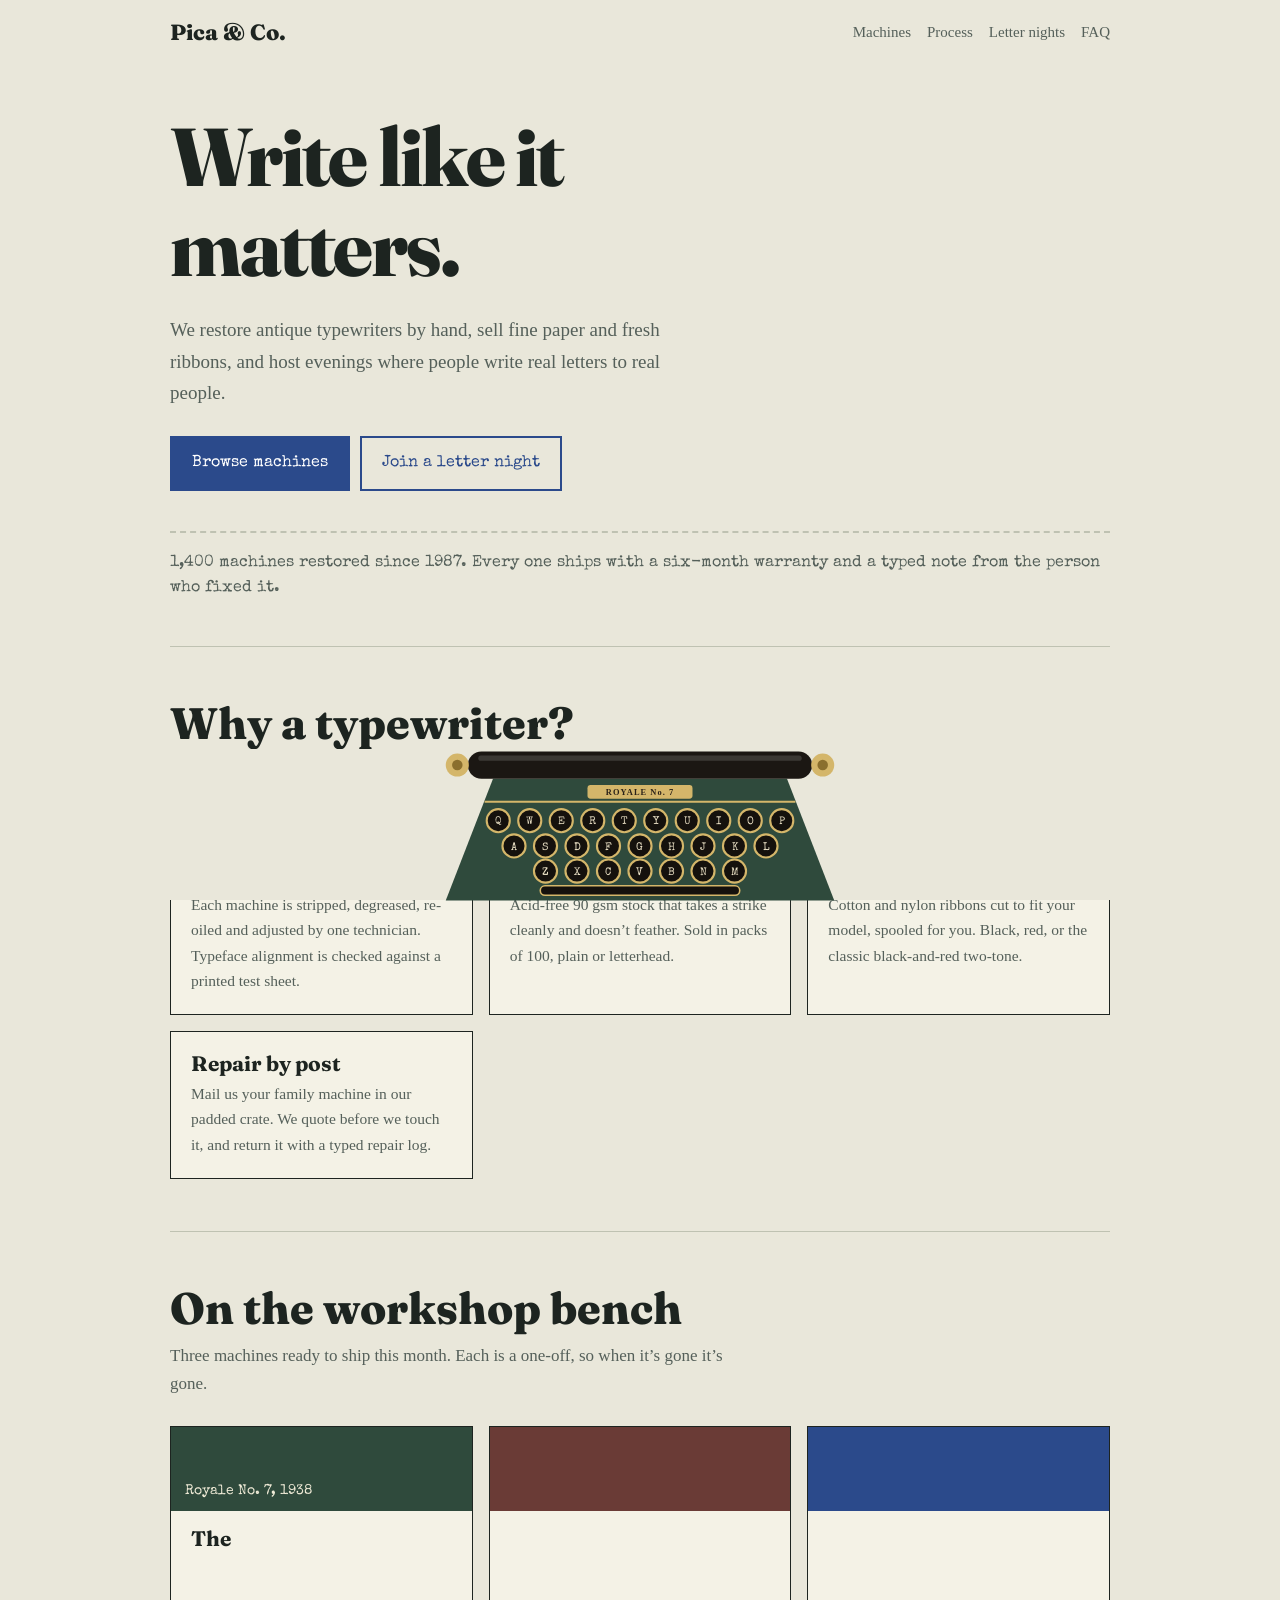
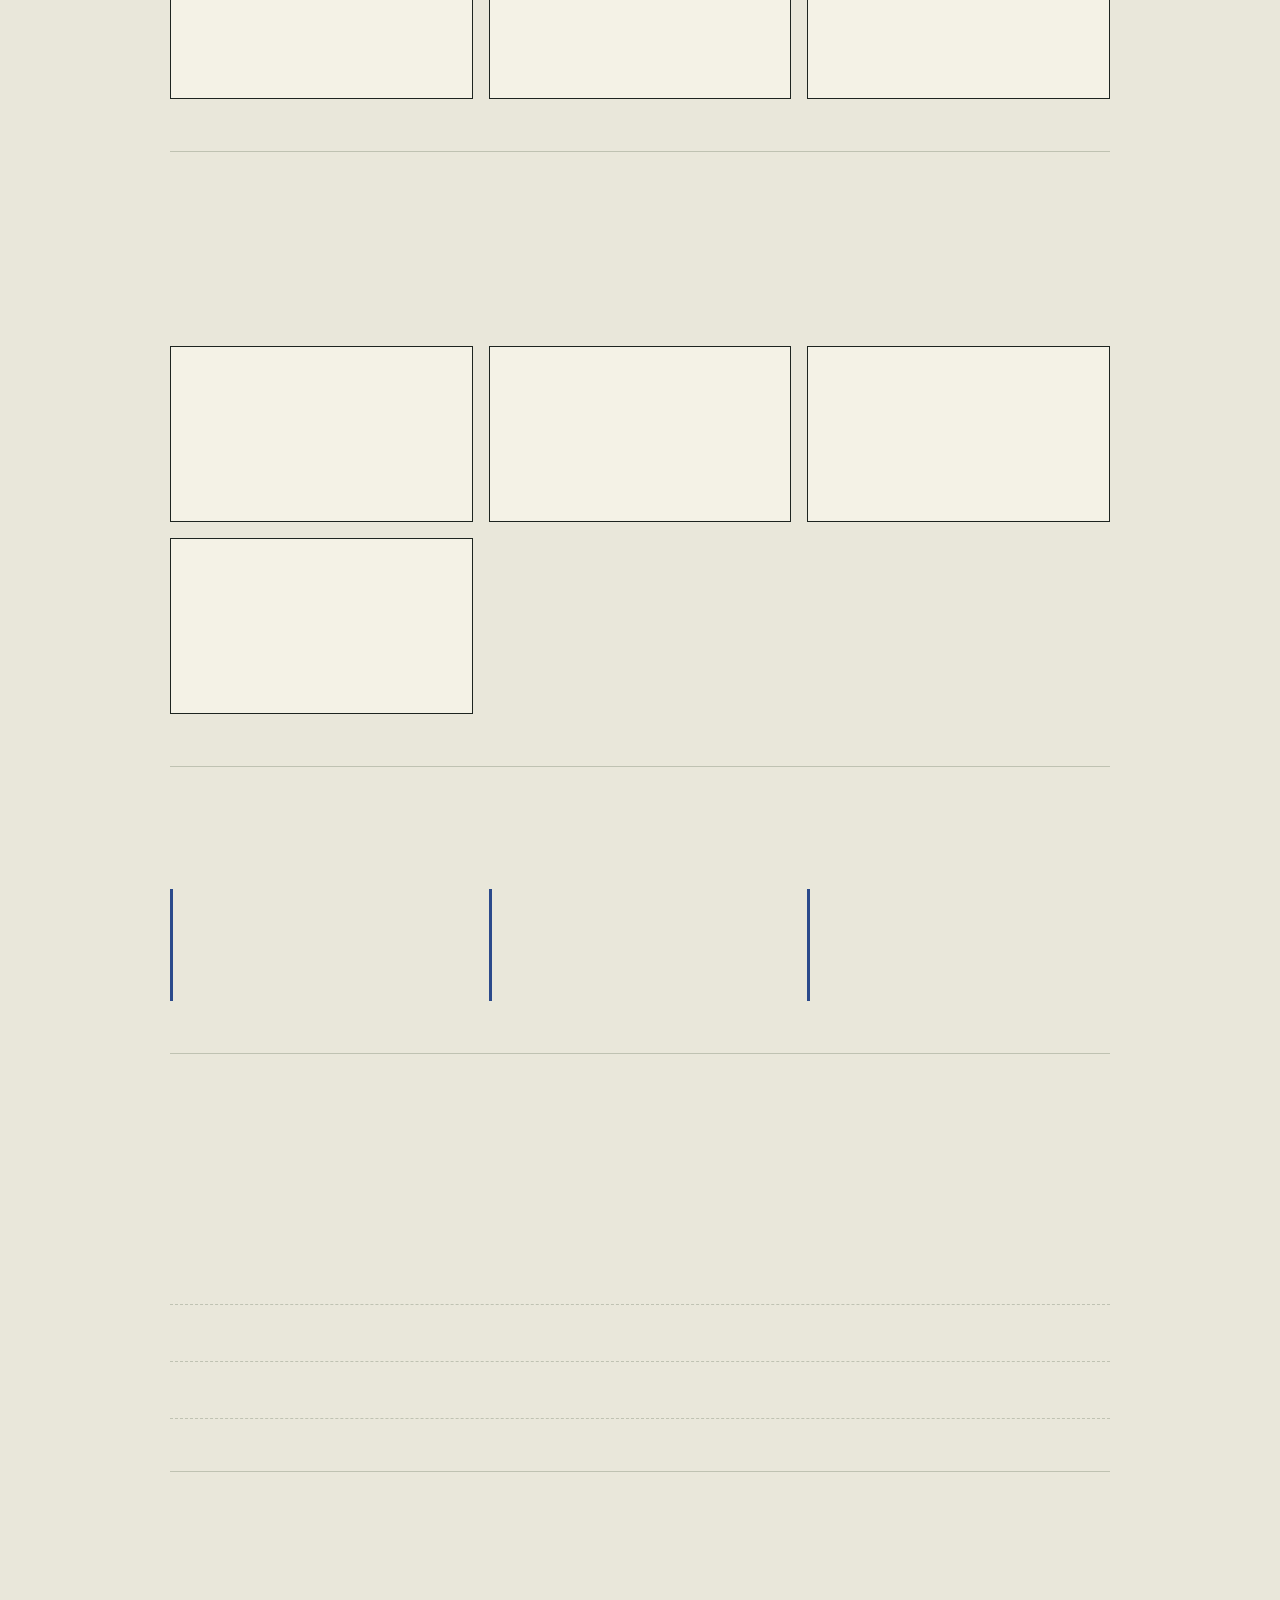
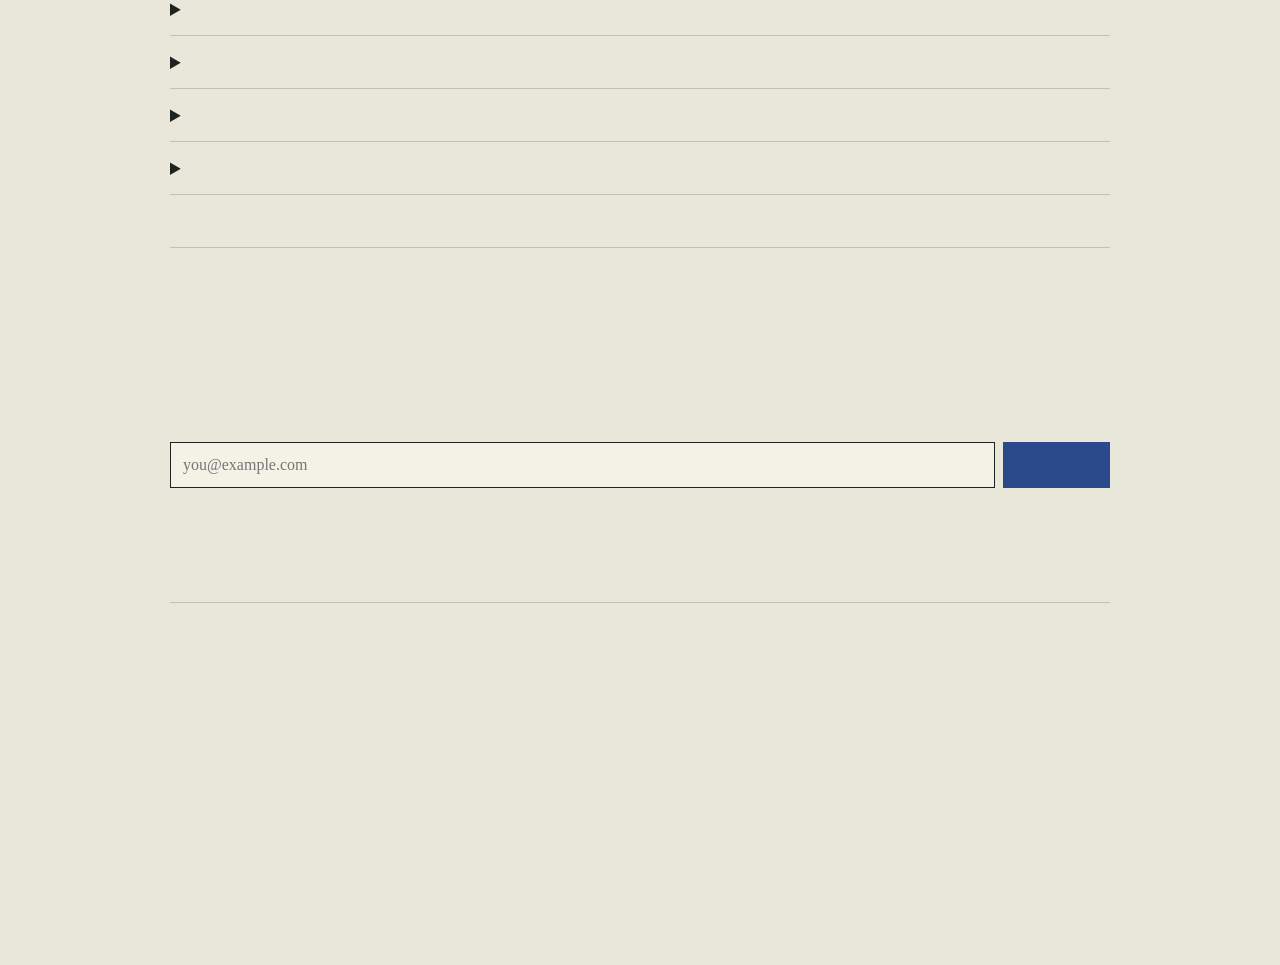
<file: apps/pica.html>
<!DOCTYPE html>
<html lang="en"><head>
<meta charset="utf-8">
<meta name="viewport" content="width=device-width, initial-scale=1, viewport-fit=cover">
<meta name="robots" content="noindex, nofollow">
<title>Pica &amp; Co. – Typewriter Studio</title>
<link rel="preconnect" href="https://fonts.googleapis.com">
<link href="https://fonts.googleapis.com/css2?family=Fraunces:wght@600;800&family=Special+Elite&display=swap" rel="stylesheet">
<style>
:root{--bg:#e9e7da;--ink:#1d2420;--mut:#55605a;--card:#f4f2e6;--line:#bfc2b2;--acc:#2b4a8b;--on:#fff;--w:min(420px,100vw);box-sizing:border-box;padding-top:env(safe-area-inset-top,0px);padding-bottom:env(safe-area-inset-bottom,0px)}
@media (prefers-color-scheme:dark){:root:not([data-theme="light"]){--bg:#141a17;--ink:#e6e2d3;--mut:#a3aca5;--card:#1c2420;--line:#34403a;--acc:#9bb2ee;--on:#101418}}
:root[data-theme="dark"]{--bg:#141a17;--ink:#e6e2d3;--mut:#a3aca5;--card:#1c2420;--line:#34403a;--acc:#9bb2ee;--on:#101418}
*{box-sizing:border-box}
body{margin:0;background:var(--bg);color:var(--ink);font:17px/1.65 Georgia,serif;padding-bottom:calc(var(--w)*.7)}
h1,h2,h3,nav b{font-family:Fraunces,Georgia,serif;line-height:1.1;margin:0}
.t{font-family:'Special Elite','Courier New',monospace}
.wrap{max-width:980px;margin:0 auto;padding:0 20px}
nav{display:flex;justify-content:space-between;align-items:center;padding:18px 0}
nav b{font-size:22px;font-weight:800}
nav a{color:var(--mut);text-decoration:none;margin-left:16px;font-size:15px}
nav a:hover,nav a:focus-visible{color:var(--acc);text-decoration:underline}
.hero{padding:48px 0 44px}
h1{font-size:clamp(42px,12vw,82px);font-weight:800;letter-spacing:-.025em;max-width:11ch}
.hero p{max-width:540px;color:var(--mut);font-size:19px;margin:22px 0 28px}
.btn{display:inline-block;padding:12px 20px;background:var(--acc);color:var(--on);text-decoration:none;border:2px solid var(--acc);margin:0 10px 10px 0;font-size:16px}
.btn.o{background:none;color:var(--acc)}
.btn:focus-visible,summary:focus-visible,input:focus-visible{outline:3px solid var(--acc);outline-offset:2px}
.facts{margin-top:30px;padding-top:18px;border-top:2px dashed var(--line);color:var(--mut);font-size:15.5px}
section{padding:52px 0;border-top:1px solid var(--line)}
h2{font-size:clamp(28px,7vw,44px);font-weight:800;margin-bottom:10px}
.sub{color:var(--mut);max-width:560px;margin:0 0 28px}
.grid{display:grid;gap:16px;grid-template-columns:repeat(auto-fit,minmax(235px,1fr))}
.card{background:var(--card);border:1px solid var(--ink);padding:20px}
.card h3{font-size:21px;margin-bottom:6px}
.card p{margin:0;color:var(--mut);font-size:15.5px}
.step{font-size:30px;color:var(--acc);display:block;margin-bottom:4px}
.sw{height:84px;margin:-20px -20px 16px;display:flex;align-items:flex-end;padding:8px 14px;color:#f1ecd8;font-size:14px}
.price{display:block;margin-top:12px;font-size:20px;color:var(--ink)}
blockquote{margin:0;padding:0 0 0 16px;border-left:3px solid var(--acc);font-style:italic}
blockquote span{display:block;margin-top:8px;font-style:normal;color:var(--mut);font-size:14.5px}
.ev{display:flex;gap:16px;padding:14px 0;border-bottom:1px dashed var(--line)}
.ev b{min-width:88px;color:var(--acc);font-weight:400}
details{border-bottom:1px solid var(--line);padding:14px 0}
summary{cursor:pointer;font:600 19px Fraunces,Georgia,serif}
details p{color:var(--mut);margin:10px 0 0}
.nl{display:flex;gap:8px;flex-wrap:wrap}
.nl input{flex:1 1 220px;padding:12px;font:16px Georgia,serif;background:var(--card);color:var(--ink);border:1px solid var(--ink)}
.nl .btn{margin:0;cursor:pointer;font-family:inherit}
footer{padding:36px 0 8px;color:var(--mut);font-size:15px;border-top:1px solid var(--line)}
.tw{position:fixed;left:50%;bottom:0;width:var(--w);transform:translateX(-50%);padding-bottom:env(safe-area-inset-bottom,0px);z-index:5;pointer-events:none}
.tw svg{display:block;width:100%;height:auto;overflow:visible}
.blank{position:fixed;left:0;right:0;bottom:0;top:100%;background:var(--bg);pointer-events:none;z-index:4}
.h{visibility:hidden}
.k{transition:transform .07s}.k.p{transform:translateY(3px)}
@media (prefers-reduced-motion:reduce){.k{transition:none}}
</style></head>
<body>
<div class="wrap">
<nav><b>Pica &amp; Co.</b><span><a href="#machines">Machines</a><a href="#process">Process</a><a href="#nights">Letter nights</a><a href="#faq">FAQ</a></span></nav>

<header class="hero">
<h1>Write like it matters.</h1>
<p>We restore antique typewriters by hand, sell fine paper and fresh ribbons, and host evenings where people write real letters to real people.</p>
<a class="btn t" href="#machines">Browse machines</a><a class="btn o t" href="#nights">Join a letter night</a>
<div class="facts t">1,400 machines restored since 1987. Every one ships with a six-month warranty and a typed note from the person who fixed it.</div>
</header>

<section id="why">
<h2>Why a typewriter?</h2>
<p class="sub">No notifications, no undo, no tabs. Just you, a sheet of paper, and a sentence you have to mean.</p>
<div class="grid">
<div class="card"><h3>Hand-restored</h3><p>Each machine is stripped, degreased, re-oiled and adjusted by one technician. Typeface alignment is checked against a printed test sheet.</p></div>
<div class="card"><h3>Honest paper</h3><p>Acid-free 90 gsm stock that takes a strike cleanly and doesn’t feather. Sold in packs of 100, plain or letterhead.</p></div>
<div class="card"><h3>Ribbons that last</h3><p>Cotton and nylon ribbons cut to fit your model, spooled for you. Black, red, or the classic black-and-red two-tone.</p></div>
<div class="card"><h3>Repair by post</h3><p>Mail us your family machine in our padded crate. We quote before we touch it, and return it with a typed repair log.</p></div>
</div>
</section>

<section id="machines">
<h2>On the workshop bench</h2>
<p class="sub">Three machines ready to ship this month. Each is a one-off, so when it’s gone it’s gone.</p>
<div class="grid">
<div class="card"><div class="sw t" style="background:#2f4a3c">Royale No. 7, 1938</div><h3>The Clerk</h3><p>A heavy standard with a crisp, loud strike. Pica type, 11-inch carriage, new platen.</p><b class="price t">$340</b></div>
<div class="card"><div class="sw t" style="background:#6a3b36">Olive Portable, 1956</div><h3>The Traveller</h3><p>Folds into its own case and weighs under five kilos. Elite type and a light, quick touch.</p><b class="price t">$220</b></div>
<div class="card"><div class="sw t" style="background:#2b4a8b">Sterling Standard, 1947</div><h3>The Editor</h3><p>Smooth carriage return and an even, dark impression. Our pick for novelists and letter writers.</p><b class="price t">$410</b></div>
</div>
</section>

<section id="process">
<h2>How a restoration works</h2>
<p class="sub">From a seized-up relic to a machine you can write a book on. It takes about three weeks.</p>
<div class="grid">
<div class="card"><span class="step t">1</span><h3>Pick or send</h3><p>Choose a machine from the bench, or post us yours.</p></div>
<div class="card"><span class="step t">2</span><h3>Strip and clean</h3><p>Every part is lifted out, soaked, brushed and dried by hand.</p></div>
<div class="card"><span class="step t">3</span><h3>Rebuild and tune</h3><p>New felt, new rubber, fresh ribbon, and the spacing set by ear.</p></div>
<div class="card"><span class="step t">4</span><h3>Type a test letter</h3><p>We type the machine’s first letter and enclose it in the crate.</p></div>
</div>
</section>

<section>
<h2>Kind words, typed</h2>
<div class="grid" style="margin-top:22px">
<blockquote>I finished a chapter in one sitting for the first time in years. The machine does that to you.<span>Mara, novelist</span></blockquote>
<blockquote>Arrived in a wooden crate with a letter inside. I cried a little. The Traveller is on my desk now.<span>Joel, teacher</span></blockquote>
<blockquote>My grandfather’s machine sat in a shed for thirty years. It now sounds exactly as I remember.<span>Priya, architect</span></blockquote>
</div>
</section>

<section id="nights">
<h2>Letter nights</h2>
<p class="sub">Bring a stamp or buy one here. We provide machines, paper, tea, and an address book of people who’d love to hear from you.</p>
<div class="ev t"><b>Nov 14</b><span>Letters to your younger self. 7 pm, ten seats.</span></div>
<div class="ev t"><b>Nov 28</b><span>Thank-you notes before the holidays. 6 pm, drop-in.</span></div>
<div class="ev t"><b>Dec 12</b><span>Poems on a postcard. 7 pm, beginners welcome.</span></div>
</section>

<section id="faq">
<h2>Questions</h2>
<details><summary>Do I need to know how to type on one?</summary><p>If you can use a keyboard, you can use a typewriter. Press firmly, return the carriage with a flick, and listen for the bell near the end of the line.</p></details>
<details><summary>Can I buy ribbons without buying a machine?</summary><p>Yes. Tell us the make and model and we’ll cut and spool the right ribbon for you.</p></details>
<details><summary>What does shipping cost?</summary><p>A flat $28 within the country, fully insured. Every machine travels in a padded wooden crate.</p></details>
<details><summary>Can you repair a machine I didn’t buy from you?</summary><p>Most makes, yes. Clean and oil starts at $45; a full restoration is $180. We always quote before starting.</p></details>
</section>

<section>
<h2>Get the monthly letter</h2>
<p class="sub">One typed-and-scanned letter a month: new machines, event dates, and a repair tip.</p>
<div class="nl"><input id="em" type="email" placeholder="you@example.com" aria-label="Email address"><button class="btn t" id="go">Subscribe</button></div>
<p id="msg" class="t" style="color:var(--acc);min-height:1.6em"></p>
</section>

<footer>Pica &amp; Co., 14 Ribbon Lane. Open Tuesday to Saturday, 10 am to 5 pm. This is a sample site for demonstration.</footer>
</div>

<div class="blank" id="blank"></div>
<div class="tw" aria-hidden="true">
<svg id="mc" viewBox="0 0 400 150" xmlns="http://www.w3.org/2000/svg">
<path d="M60 34H340L385 150H15Z" fill="#2f4a3c"/>
<path d="M52 56H348" stroke="#d4b66a" stroke-width="2"/>
<clipPath id="ac"><rect x="-300" y="-400" width="1000" height="430"/></clipPath>
<g id="arms" clip-path="url(#ac)"></g>
<rect x="36" y="8" width="328" height="26" rx="13" fill="#1b1713"/>
<rect x="46" y="12" width="308" height="5" rx="2.5" fill="#fff" opacity=".14"/>
<circle cx="26" cy="21" r="11" fill="#d4b66a"/><circle cx="26" cy="21" r="5" fill="#8a6f2e"/>
<circle cx="374" cy="21" r="11" fill="#d4b66a"/><circle cx="374" cy="21" r="5" fill="#8a6f2e"/>
<rect x="150" y="40" width="100" height="13" rx="3" fill="#d4b66a"/>
<text x="200" y="50" text-anchor="middle" font-size="8" font-weight="700" fill="#2a2118" font-family="Georgia,serif" letter-spacing="1">ROYALE No. 7</text>
<g id="keys"></g>
<rect id="sp" class="k" x="105" y="136" width="190" height="9" rx="4.5" fill="#15110d" stroke="#d4b66a" stroke-width="1.5"/>
</svg></div>

<script>
(function(){
var keyXY={},NS="http://www.w3.org/2000/svg",arms=document.getElementById("arms"),kg=document.getElementById("keys"),map={" ":document.getElementById("sp")};
[["qwertyuiop",74,65],["asdfghjkl",98,80],["zxcvbnm",122,110]].forEach(function(r){r[0].split("").forEach(function(c,i){
var x=r[2]+i*30,g=document.createElementNS(NS,"g");g.setAttribute("class","k");
g.innerHTML='<circle cx="'+x+'" cy="'+r[1]+'" r="11" fill="#15110d" stroke="#d4b66a" stroke-width="2"/><text x="'+x+'" y="'+(r[1]+3.5)+'" text-anchor="middle" font-size="10" fill="#e9dfc4" font-family="Special Elite,Courier New,monospace">'+c.toUpperCase()+'</text>';
kg.appendChild(g);map[c]=g;keyXY[c]=[x,r[1]-12];});});
var nodes=[],total=0,all="",list=[],n,wk=document.createTreeWalker(document.querySelector(".wrap"),NodeFilter.SHOW_TEXT);
while(n=wk.nextNode()){if(n.nodeValue.trim()&&!n.parentNode.closest("details p"))list.push(n);}
list.forEach(function(t){var s=document.createElement("span"),a=document.createElement("span"),b=document.createElement("span"),v=t.nodeValue;
b.className="h";b.textContent=v;s.appendChild(a);s.appendChild(b);t.parentNode.replaceChild(s,t);
nodes.push({s:s,a:a,b:b,v:v,st:total,n:0});total+=v.length;all+=v;});
var svg=document.getElementById("mc"),blank=document.getElementById("blank"),cur=0,tgt=0,lt=0,rm=matchMedia("(prefers-reduced-motion:reduce)").matches;
function calc(){
var r=svg.getBoundingClientRect(),th=r.top+r.height*8/150-2;blank.style.top=th+"px";
if(scrollY+innerHeight>=document.documentElement.scrollHeight-6){tgt=total;return;}
var v=0;
for(var i=0;i<nodes.length;i++){var o=nodes[i],b=o.s.getBoundingClientRect();if(b.top>=th)continue;
v=Math.max(v,o.st+Math.round(Math.min(1,(th-b.top)/Math.max(b.height,1))*o.v.length));}
tgt=v;}
function paint(){for(var i=0;i<nodes.length;i++){var o=nodes[i],k=Math.max(0,Math.min(o.v.length,cur-o.st));
if(k!==o.n){o.n=k;o.a.textContent=o.v.slice(0,k);o.b.textContent=o.v.slice(k);}}}
function strike(ch){if(!ch.trim())return;var o=null;for(var i=0;i<nodes.length;i++){if(cur-1>=nodes[i].st&&cur-1<nodes[i].st+nodes[i].v.length){o=nodes[i];break;}}
if(!o)return;var tn=o.a.firstChild,k=cur-o.st;if(!tn||k<1)return;
var rg=document.createRange();rg.setStart(tn,k-1);rg.setEnd(tn,k);var cr=rg.getBoundingClientRect(),sr=svg.getBoundingClientRect();
if(!cr.width&&!cr.height)return;
var sc=sr.width/400,tx=(cr.left+cr.width/2-sr.left)/sc,ty=Math.max(-80,Math.min(4,(cr.top+cr.height/2-sr.top)/sc)),dx=tx-200,dy=ty-30,
a=Math.max(-70,Math.min(70,Math.atan2(dx,-dy)*180/Math.PI)),L=Math.min(160,Math.sqrt(dx*dx+dy*dy)),g=document.createElementNS(NS,"g");
g.setAttribute("transform","translate(200 30) rotate("+a+")");
g.innerHTML="<g><line x1='0' x2='0' y1='"+(-L)+"' y2='40' stroke='#9aa0a6' stroke-width='3' stroke-linecap='round'/><rect x='-4.5' y='"+(-L-6)+"' width='9' height='11' rx='1.5' fill='#262626' stroke='#d4b66a' stroke-width='.8'/></g>";
arms.appendChild(g);var e=g.firstChild;if(!e.animate){g.remove();return;}
var rs="translateY("+(L+8)+"px)",up="translateY(0px)";
e.animate([{transform:rs},{transform:up,offset:.35},{transform:up,offset:.5},{transform:rs}],{duration:180}).onfinish=function(){g.remove();};}
function loop(t){
if(cur!==tgt&&t-lt>26){lt=t;var d=tgt-cur,k=rm?Math.abs(d):Math.max(1,Math.ceil(Math.abs(d)/10));cur+=d>0?Math.min(k,d):-Math.min(k,-d);paint();
if(d>0&&!rm){strike(all.charAt(cur-1));var g=map[all.charAt(cur-1).toLowerCase()];if(g){g.classList.add("p");setTimeout(function(){g.classList.remove("p");},80);}}}
requestAnimationFrame(loop);}
paint();calc();requestAnimationFrame(loop);
addEventListener("scroll",calc,{passive:true});addEventListener("resize",calc);addEventListener("load",calc);
if(document.fonts&&document.fonts.ready)document.fonts.ready.then(calc);
document.getElementById("go").onclick=function(){var v=document.getElementById("em").value;document.getElementById("msg").textContent=/\S+@\S+\.\S+/.test(v)?"Thank you. Your first letter is on its way.":"Please enter a valid email address.";};
document.addEventListener("click",function(e){var a=e.target.closest&&e.target.closest('a[href^="#"]');if(!a)return;var id=a.getAttribute("href").slice(1),t=id&&document.getElementById(id);if(t){e.preventDefault();t.scrollIntoView({behavior:rm?"auto":"smooth"});}});
})();
</script>
</body></html>
</file>
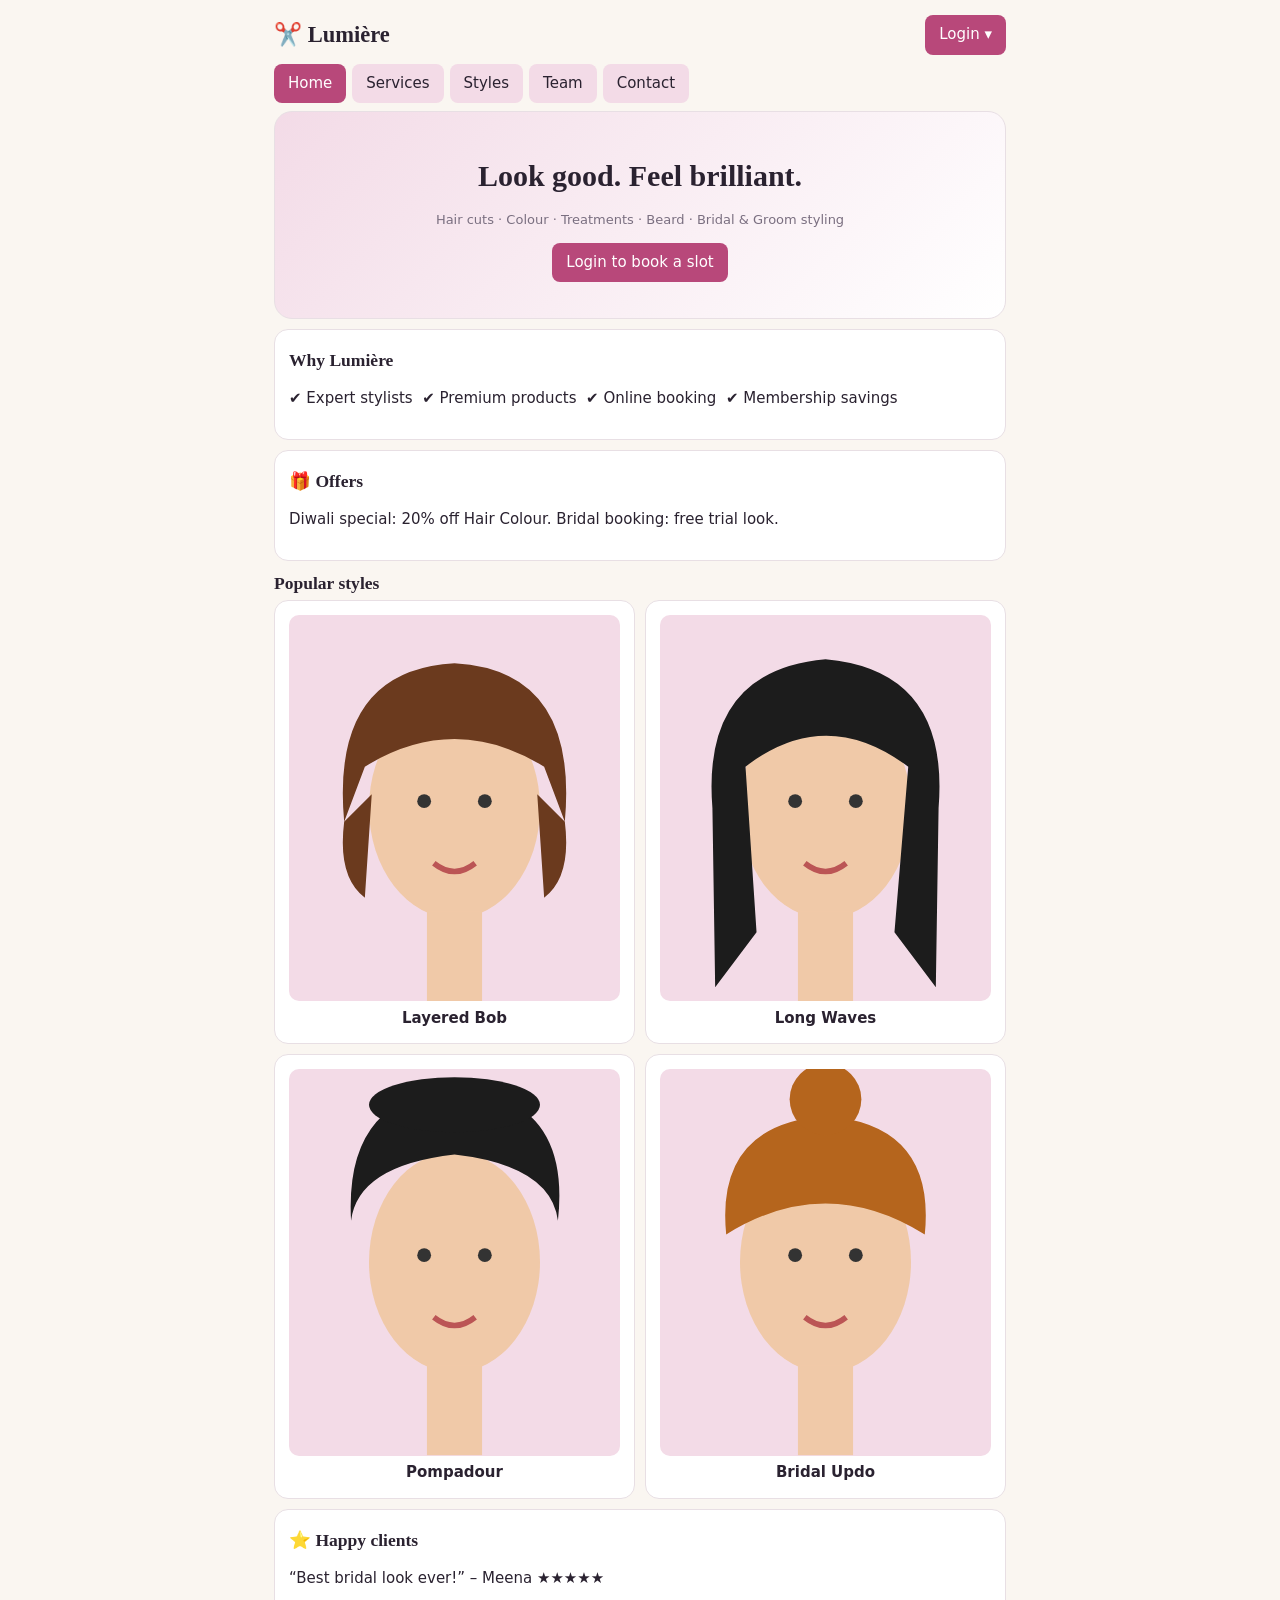
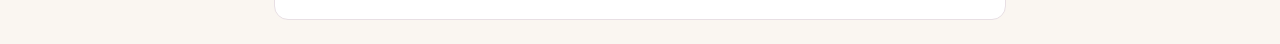
<file: apps/salon.html>
<!DOCTYPE html><html lang="en-IN"><head><meta charset="utf-8"><meta name="viewport" content="width=device-width, initial-scale=1, viewport-fit=cover"><title>Salon Booking App – Live Demo | DEVOCRAT</title>
<meta name="description" content="Salon booking app demo with appointments, style try-on and memberships. Mobile and web app development by DEVOCRAT." data-seo>
<link rel="canonical" href="https://devocrat-tjf.github.io/devocrat/apps/salon.html">
<meta property="og:type" content="website"><meta property="og:site_name" content="DEVOCRAT">
<meta property="og:title" content="Salon Booking App – Live Demo | DEVOCRAT"><meta property="og:description" content="Salon booking app demo with appointments, style try-on and memberships. Mobile and web app development by DEVOCRAT.">
<meta property="og:url" content="https://devocrat-tjf.github.io/devocrat/apps/salon.html"><meta property="og:image" content="https://devocrat-tjf.github.io/devocrat/images/og-devocrat.jpg">
<meta name="twitter:card" content="summary_large_image">
<style>
:root{--bg:#faf6f1;--card:#fff;--tx:#2a2230;--mu:#7a6f80;--ac:#b8487a;--ac2:#f3dbe7;--bd:#e8dfe4;box-sizing:border-box;padding-top:env(safe-area-inset-top,0px);padding-bottom:env(safe-area-inset-bottom,0px)}
@media(prefers-color-scheme:dark){:root:not([data-theme="light"]){--bg:#17131a;--card:#231d27;--tx:#f1eaf3;--mu:#a99eb0;--ac:#e0709f;--ac2:#3a2634;--bd:#352c3b}}
*{box-sizing:border-box}body{margin:0;background:var(--bg);color:var(--tx);font:15px/1.45 system-ui,sans-serif}
h1,h2,h3{font-family:Georgia,serif;margin:.2em 0}.w{max-width:760px;margin:auto;padding:14px}
.card{background:var(--card);border:1px solid var(--bd);border-radius:14px;padding:14px;margin:10px 0}
button,input,select{font:inherit;color:var(--tx)}input,select{background:var(--bg);border:1px solid var(--bd);border-radius:8px;padding:8px;width:100%;margin:4px 0}
button{background:var(--ac);color:#fff;border:0;border-radius:8px;padding:9px 14px;cursor:pointer}button.g{background:var(--ac2);color:var(--tx)}button.s{padding:5px 9px;font-size:13px}
.nav{display:flex;gap:6px;overflow-x:auto;padding:8px 0;position:sticky;top:env(safe-area-inset-top,0px);background:var(--bg);z-index:5}.nav button{white-space:nowrap;background:var(--ac2);color:var(--tx)}.nav button.on{background:var(--ac);color:#fff}
.row{display:flex;justify-content:space-between;align-items:center;gap:8px;padding:6px 0;border-bottom:1px solid var(--bd)}.row:last-child{border:0}
.sl{display:flex;flex-wrap:wrap;gap:6px}.sl button{background:var(--ac2);color:var(--tx)}.sl button.on{background:var(--ac);color:#fff}.sl button:disabled{opacity:.35}
.mu{color:var(--mu);font-size:13px}.tag{background:var(--ac2);border-radius:20px;padding:2px 9px;font-size:12px}.hd{display:flex;justify-content:space-between;align-items:center}
.sw{width:30px;height:30px;border-radius:50%;border:3px solid transparent;padding:0}.sw.on{border-color:var(--tx)}
.try{position:relative;width:240px;height:280px;margin:auto;border-radius:16px;overflow:hidden;background:#ccc}.try img{width:100%;height:100%;object-fit:cover}.try svg{position:absolute;inset:0}
td,th{padding:5px;text-align:left;border-bottom:1px solid var(--bd)}table{width:100%;border-collapse:collapse}
.dd{display:none;position:absolute;right:0;top:44px;width:260px;z-index:20;box-shadow:0 8px 24px #0004}.dd.open{display:block}.hero{text-align:center;padding:36px 14px;border-radius:18px;background:linear-gradient(135deg,var(--ac2),var(--card));border:1px solid var(--bd)}.grid{display:grid;grid-template-columns:repeat(2,1fr);gap:10px}.grid .card{margin:0;text-align:center}.grid svg{width:100%;height:auto;border-radius:10px;background:var(--ac2)}.av{width:64px;height:64px;border-radius:50%;background:var(--ac2);display:grid;place-items:center;font-size:30px;margin:0 auto 6px}</style></head><body><div class="w" id="app"></div>
<script>
const $=id=>document.getElementById(id);
let S={svc:[{id:1,c:'Hair Cut',n:'Advanced Hair Cut',p:600},{id:2,c:'Hair Cut',n:'Beard Trimming',p:200},{id:3,c:'Hair Cut',n:'Hairstyle & Blow-dry',p:450},
{id:4,c:'Hair Treatment',n:'Keratin Treatment',p:3500},{id:5,c:'Hair Treatment',n:'Hair Spa',p:1200},{id:6,c:'Hair Colour',n:'Global Colour',p:2800},{id:7,c:'Hair Colour',n:'Highlights',p:3200},
{id:8,c:'Bridal',n:'Bride Hairstyle',p:6000},{id:9,c:'Bridal',n:'Groom Styling',p:2500},{id:10,c:'Packages',n:'Pamper Package (cut+spa+style)',p:1999}],
pk:[{n:'Silver',p:999,d:'10% off all services, 1 free hair spa/month'},{n:'Gold',p:1999,d:'20% off, 2 free spas, priority slots'},{n:'Platinum',p:3999,d:'30% off, free beard trim, 1 colour/quarter'}],
bk:[],lv:[],hol:[{d:'2026-11-08',n:'Diwali'},{d:'2026-12-25',n:'Christmas'}],
users:{demo:{pw:'demo',r:'c',name:'Demo Customer'},staff1:{pw:'123',r:'s',name:'Priya (Stylist)'},admin:{pw:'admin',r:'a',name:'Owner'}},
punch:{},nid:20};
let U=null,tab='',sel={},date='',slot='',lastBk=null,photo='',style=0,col='#6b3a1e';
const styles=['Layered Bob','Long Waves','Pompadour','Bridal Updo'],cols=['#1c1c1c','#6b3a1e','#b5651d','#c9a227','#8e2a5c','#2f5fa8'];
const rs=n=>'₹'+n.toLocaleString('en-IN'),slots=['10:00','11:00','12:00','13:00','15:00','16:00','17:00','18:00'];
const tabs={c:['Book','Try-On','Membership','Updates','Contact'],s:['Today','Leave','Payslip','Work'],a:['Bookings','Leaves','Services','Staff','Packages']};
function login(role){const u=$('u').value.trim().toLowerCase(),p=$('p').value;let a=S.users[u];
 if(!a&&u&&p){a=S.users[u]={pw:p,r:'c',name:u};}
 if(!a||a.pw!==p){$('er').textContent='Wrong username or password';return}
 U={id:u,...a};tab=tabs[a.r][0];draw()}
function fill(u,p){$('u').value=u;$('p').value=p}
function draw(){const a=$('app');if(!U){a.innerHTML=site();return}if(0){a.innerHTML=`<div>
<div class="card"><h3>Sign in</h3><p class="mu">One login for customers, staff and admin. New customers can just type a new username and password to register.</p>
<input id="u" placeholder="Username"><input id="p" type="password" placeholder="Password"><div id="er" style="color:#d33"></div><button onclick="login()" style="width:100%">Login</button>
<p class="mu">Demo logins (tap to fill):</p><div class="sl"><button class="g s" onclick="fill('demo','demo')">Customer</button><button class="g s" onclick="fill('staff1','123')">Staff</button><button class="g s" onclick="fill('admin','admin')">Admin</button></div></div>`;return}
 const t=tabs[U.r];a.innerHTML=`<div class="hd"><div><h2>✂️ Lumière</h2><span class="mu">${U.name} · ${{c:'Customer',s:'Staff',a:'Admin'}[U.r]}</span></div><button class="g s" onclick="U=null;draw()">Logout</button></div>
<div class="nav">${t.map(x=>`<button class="${x==tab?'on':''}" onclick="tab='${x}';draw()">${x}</button>`).join('')}</div><div id="v"></div>`;
 $('v').innerHTML=V[U.r+'_'+tab]()}
const tot=()=>S.svc.filter(s=>sel[s.id]).reduce((a,s)=>a+s.p,0);
function pick(id){sel[id]=!sel[id];keep()}function keep(){const y=scrollY;draw();scrollTo(0,y)}
function setSlot(s){slot=s;keep()}
function checkout(){const it=S.svc.filter(s=>sel[s.id]);if(!it.length||!date||!slot)return alert('Select services, a date and a time slot');
 lastBk={id:S.nid++,cust:U.name,cid:U.id,date,slot,items:it.map(s=>s.n),total:tot(),st:'Pending',staff:'staff1'};S.bk.push(lastBk);sel={};slot='';tab='Book';draw()}
function gcal(b){const d=b.date.replace(/-/g,''),h=b.slot.replace(':',''),e=String(+b.slot.slice(0,2)+1).padStart(2,'0')+b.slot.slice(3);
 return'https://calendar.google.com/calendar/render?action=TEMPLATE&text='+encodeURIComponent('Salon: '+b.items.join(', '))+'&dates='+d+'T'+h+'00/'+d+'T'+e.replace(':','')+'00&details='+encodeURIComponent('Lumière Salon booking. Total '+rs(b.total))+'&location='+encodeURIComponent('Lumière Salon')}
function hair(){const c=col,p=[
`<path d="M40 150 Q30 40 120 35 Q210 40 200 150 L185 110 Q120 70 55 110Z" fill="${c}"/><path d="M40 150 Q35 190 55 205 L60 130Z M200 150 Q205 190 185 205 L180 130Z" fill="${c}"/>`,
`<path d="M38 140 Q30 40 120 32 Q210 40 202 140 L200 270 L170 230 L180 110 Q120 65 62 110 L70 230 L40 270Z" fill="${c}"/>`,
`<path d="M45 110 Q40 20 120 14 Q205 20 195 110 Q190 70 120 62 Q50 70 45 110Z" fill="${c}"/><ellipse cx="120" cy="26" rx="62" ry="20" fill="${c}"/>`,
`<path d="M48 120 Q40 40 120 34 Q200 40 192 120 Q120 75 48 120Z" fill="${c}"/><circle cx="120" cy="22" r="26" fill="${c}"/><circle cx="148" cy="30" r="5" fill="#fff" opacity=".8"/>`];
 return`<svg viewBox="0 0 240 280">${p[style]}</svg>`}
function pic(e){const f=e.target.files[0];if(!f)return;const r=new FileReader();r.onload=()=>{photo=r.result;keep()};r.readAsDataURL(f)}
const V={
c_Book(){const cats=[...new Set(S.svc.filter(s=>s.on!==false).map(s=>s.c))];const mn=new Date().toISOString().slice(0,10);
 const taken=S.bk.filter(b=>b.date==date&&b.st!='Rejected').map(b=>b.slot);
 let h=lastBk?`<div class="card" style="border-color:var(--ac)"><h3>✅ Booked for ${lastBk.date} at ${lastBk.slot}</h3><p class="mu">${lastBk.items.join(', ')} · ${rs(lastBk.total)} · awaiting salon approval</p><a href="${gcal(lastBk)}" target="_blank" rel="noopener"><button>📅 Add to Google Calendar</button></a></div>`:'';
 h+=cats.map(c=>`<div class="card"><h3>${c}</h3>${S.svc.filter(s=>s.c==c&&s.on!==false).map(s=>`<label class="row"><span><input type="checkbox" style="width:auto" ${sel[s.id]?'checked':''} onchange="pick(${s.id})"> ${s.n}</span><b>${rs(s.p)}</b></label>`).join('')}</div>`).join('');
 h+=`<div class="card"><h3>Pick date &amp; time</h3><input type="date" min="${mn}" value="${date}" onchange="date=this.value;keep()"><div class="sl">${slots.map(s=>`<button class="${slot==s?'on':''}" ${taken.includes(s)?'disabled':''} onclick="setSlot('${s}')">${s}</button>`).join('')}</div>
 <div class="hd" style="margin-top:12px"><h3>Total ${rs(tot())}</h3><button onclick="checkout()">Checkout</button></div></div>`;
 const mine=S.bk.filter(b=>b.cid==U.id);if(mine.length)h+=`<div class="card"><h3>My bookings</h3>${mine.map(b=>`<div class="row"><span>${b.date} ${b.slot}<br><span class="mu">${b.items.join(', ')}</span></span><span class="tag">${b.st}</span></div>`).join('')}</div>`;return h},
c_TryOn(){return`<div class="card"><h3>Hairstyle Try-On</h3><p class="mu">Upload your photo, then pick a style and colour. (Prototype overlay — the production version would call a real AI face try-on API, about ₹2–10 per image.)</p><input type="file" accept="image/*" onchange="pic(event)">
<div class="try">${photo?`<img src="${photo}">`:'<div style="padding:110px 20px;text-align:center;color:#555">Upload a photo</div>'}${hair()}</div>
<div class="sl" style="margin:10px 0">${styles.map((s,i)=>`<button class="${style==i?'on':''}" onclick="style=${i};keep()">${s}</button>`).join('')}</div>
<p class="mu">Colour palette</p><div class="sl">${cols.map(c=>`<button class="sw ${c==col?'on':''}" style="background:${c}" onclick="col='${c}';keep()"></button>`).join('')}</div></div>`},
c_Membership(){return S.pk.map(p=>`<div class="card"><div class="hd"><h3>${p.n}</h3><b>${rs(p.p)}/mo</b></div><p class="mu">${p.d}</p><button onclick="alert('Membership request sent to salon (demo)')">Join ${p.n}</button></div>`).join('')},
c_Updates(){return`<div class="card"><h3>📰 News</h3><p>New keratin range arrives this month.</p></div><div class="card"><h3>🎁 Offers</h3><p>Diwali special: 20% off Hair Colour. Bridal booking: free trial look.</p></div>
<div class="card"><h3>😄 Quote of the day</h3><p><i>“A bad hair day is just a good hair day waiting for an appointment.”</i></p></div>
<div class="card"><h3>🔥 New hairstyles</h3><div class="sl">${styles.map(s=>`<span class="tag">${s}</span>`).join('')}</div></div>
<div class="card"><h3>🎬 Before &amp; After</h3><div style="display:flex;gap:8px"><div style="flex:1;height:110px;background:#999;border-radius:10px;display:grid;place-items:center;color:#fff">Before</div><div style="flex:1;height:110px;background:var(--ac);border-radius:10px;display:grid;place-items:center;color:#fff">After ▶</div></div><p class="mu">Short clips will play here.</p></div>
<div class="card"><h3>⭐ Customer feedback</h3><p>“Best bridal look ever!” – Meena ★★★★★</p><input id="fb" placeholder="Write your feedback"><button onclick="alert('Thanks for your feedback!');$('fb').value=''">Send</button></div>`},
c_Contact(){return`<div class="card"><h3>Contact us</h3><p>📍 12 Main Road, Your City<br>📞 +91 98765 43210<br>✉️ hello@lumieresalon.in<br>🕘 Mon–Sun, 10am–8pm</p><div style="height:120px;border-radius:10px;background:var(--ac2);display:grid;place-items:center">Google Map goes here</div></div>`},
s_Today(){const k=new Date().toISOString().slice(0,10),pu=S.punch[U.id+k]||{};const mine=S.bk.filter(b=>b.staff==U.id&&b.st=='Approved');
 return`<div class="card"><h3>Attendance</h3><p class="mu">In: ${pu.i||'—'} · Out: ${pu.o||'—'}</p><button ${pu.i?'disabled':''} onclick="pn('i')">Punch In</button> <button class="g" ${!pu.i||pu.o?'disabled':''} onclick="pn('o')">Punch Out</button></div>
 <div class="card"><h3>Clients</h3><table><tr><td>Today</td><td>${mine.filter(b=>b.date==k).length}</td></tr><tr><td>This week</td><td>${mine.length+6}</td></tr><tr><td>This month</td><td>${mine.length+24}</td></tr></table></div>
 <div class="card"><h3>My appointments</h3>${mine.map(b=>`<div class="row"><span>${b.date} ${b.slot} · ${b.cust}</span><span class="mu">${b.items.join(', ')}</span></div>`).join('')||'<p class="mu">None approved yet</p>'}</div>`},
s_Leave(){return`<div class="card"><h3>Apply leave</h3><input type="date" id="ld"><input id="lr" placeholder="Reason"><button onclick="S.lv.push({id:S.nid++,who:U.id,d:$('ld').value,r:$('lr').value,st:'Pending'});alert('Sent to admin');draw()">Apply</button></div>
<div class="card"><h3>My leaves</h3>${S.lv.filter(l=>l.who==U.id).map(l=>`<div class="row"><span>${l.d} · ${l.r}</span><span class="tag">${l.st}</span></div>`).join('')||'<p class="mu">None</p>'}</div>
<div class="card"><h3>Holidays</h3>${S.hol.map(h=>`<div class="row"><span>${h.n}</span><span>${h.d}</span></div>`).join('')}</div>`},
s_Payslip(){return`<div class="card"><h3>Payslip – October 2026</h3><table><tr><td>Basic</td><td>₹22,000</td></tr><tr><td>Incentives</td><td>₹3,400</td></tr><tr><td>Deductions</td><td>−₹1,200</td></tr><tr><th>Net pay</th><th>₹24,200</th></tr></table></div>`},
s_Work(){return`<div class="card"><h3>Duty roster</h3><table><tr><td>Mon–Fri</td><td>10:00–19:00</td></tr><tr><td>Sat</td><td>10:00–20:00</td></tr><tr><td>Sun</td><td>Off</td></tr></table></div>`},
a_Bookings(){return`<div class="card"><h3>Slot requests</h3>${S.bk.map(b=>`<div class="row"><span>${b.date} ${b.slot} · ${b.cust}<br><span class="mu">${b.items.join(', ')} · ${rs(b.total)}</span></span><span>${b.st=='Pending'?`<button class="s" onclick="bs(${b.id},'Approved')">✔</button> <button class="s g" onclick="bs(${b.id},'Rejected')">✖</button>`:`<span class="tag">${b.st}</span>`}</span></div>`).join('')||'<p class="mu">No bookings yet. Book as a customer first.</p>'}</div>`},
a_Leaves(){return`<div class="card"><h3>Leave requests</h3>${S.lv.map(l=>`<div class="row"><span>${S.users[l.who].name} · ${l.d}<br><span class="mu">${l.r}</span></span>${l.st=='Pending'?`<span><button class="s" onclick="ls(${l.id},'Approved')">✔</button> <button class="s g" onclick="ls(${l.id},'Rejected')">✖</button></span>`:`<span class="tag">${l.st}</span>`}</div>`).join('')||'<p class="mu">None</p>'}</div>
<div class="card"><h3>Holidays</h3>${S.hol.map(h=>`<div class="row"><span>${h.n}</span><span>${h.d}</span></div>`).join('')}<input type="date" id="hd"><input id="hn" placeholder="Holiday name"><button onclick="S.hol.push({d:$('hd').value,n:$('hn').value});draw()">Add holiday</button></div>`},
a_Services(){return`<div class="card"><h3>Services &amp; prices</h3><p class="mu">Changes show instantly in the customer portal.</p>${S.svc.map(s=>`<div class="row"><span>${s.n}</span><span><input style="width:90px" type="number" value="${s.p}" onchange="S.svc.find(x=>x.id==${s.id}).p=+this.value"> <button class="s g" onclick="S.svc.find(x=>x.id==${s.id}).on=${s.on===false};draw()">${s.on===false?'Show':'Hide'}</button></span></div>`).join('')}</div>
<div class="card"><h3>Add service</h3><input id="nc" placeholder="Category"><input id="nn" placeholder="Name"><input id="np" type="number" placeholder="Price"><button onclick="S.svc.push({id:S.nid++,c:$('nc').value,n:$('nn').value,p:+$('np').value});draw()">Add</button></div>`},
a_Staff(){return`<div class="card"><h3>Create staff ID</h3><input id="sn" placeholder="Name"><input id="si" placeholder="Staff ID"><input id="sp" placeholder="Password"><button onclick="S.users[$('si').value.toLowerCase()]={pw:$('sp').value,r:'s',name:$('sn').value};draw()">Create</button></div>
<div class="card"><h3>Staff</h3>${Object.entries(S.users).filter(([k,v])=>v.r=='s').map(([k,v])=>`<div class="row"><span>${v.name}</span><span class="mu">${k}</span></div>`).join('')}</div>`},
a_Packages(){return S.pk.map((p,i)=>`<div class="card"><h3>${p.n}</h3><input type="number" value="${p.p}" onchange="S.pk[${i}].p=+this.value"><input value="${p.d}" onchange="S.pk[${i}].d=this.value"></div>`).join('')}};
function pn(t){const k=new Date().toISOString().slice(0,10),id=U.id+k;S.punch[id]=S.punch[id]||{};S.punch[id][t]=new Date().toLocaleTimeString([], {hour:'2-digit',minute:'2-digit'});draw()}
function bs(id,s){S.bk.find(b=>b.id==id).st=s;draw()}function ls(id,s){S.lv.find(b=>b.id==id).st=s;draw()}
let pg='Home';const PGS=['Home','Services','Styles','Team','Contact'];
function hs(i,c){const H=[`<path d="M40 150 Q30 40 120 35 Q210 40 200 150 L185 110 Q120 70 55 110Z M40 150 Q35 190 55 205 L60 130Z M200 150 Q205 190 185 205 L180 130Z"/>`,`<path d="M38 140 Q30 40 120 32 Q210 40 202 140 L200 270 L170 230 L180 110 Q120 65 62 110 L70 230 L40 270Z"/>`,`<path d="M45 110 Q40 20 120 14 Q205 20 195 110 Q190 70 120 62 Q50 70 45 110Z"/><ellipse cx="120" cy="26" rx="62" ry="20"/>`,`<path d="M48 120 Q40 40 120 34 Q200 40 192 120 Q120 75 48 120Z"/><circle cx="120" cy="22" r="26"/>`,`<path d="M52 105 Q50 45 120 40 Q190 45 188 105 Q150 60 80 85Z"/>`,`<path d="M55 100 Q55 50 120 48 Q185 50 185 100 Q120 70 55 100Z"/>`,`<path d="M58 150 Q60 120 70 118 Q120 150 170 118 Q180 120 182 150 Q175 235 120 245 Q65 235 58 150Z"/><path d="M52 105 Q50 45 120 40 Q190 45 188 105 Q120 75 52 105Z"/>`,`<path d="M35 160 Q20 20 120 20 Q220 20 205 160 Q190 60 120 60 Q50 60 35 160Z"/><circle cx="175" cy="45" r="10" fill="#e8a0c0"/>`];
 return`<svg viewBox="0 0 240 280"><ellipse cx="120" cy="140" rx="62" ry="80" fill="#f0c9a8"/><circle cx="98" cy="135" r="5" fill="#333"/><circle cx="142" cy="135" r="5" fill="#333"/><path d="M105 180 Q120 192 135 180" stroke="#b55" stroke-width="4" fill="none"/><rect x="100" y="215" width="40" height="65" fill="#f0c9a8"/><g fill="${c}">${H[i]}</g></svg>`}
const GAL=[['Layered Bob',0,'#6b3a1e'],['Long Waves',1,'#1c1c1c'],['Pompadour',2,'#1c1c1c'],['Bridal Updo',3,'#b5651d'],['Pixie Cut',4,'#c9a227'],['Classic Fade',5,'#1c1c1c'],['Full Beard',6,'#3a2a20'],['Bridal Bun',7,'#8e2a5c']];
const PG={Home(){return`<div class="hero"><h1>Look good. Feel brilliant.</h1><p class="mu">Hair cuts · Colour · Treatments · Beard · Bridal &amp; Groom styling</p><button onclick="$('dd').classList.add('open');scrollTo(0,0)">Login to book a slot</button></div>
<div class="card"><h3>Why Lumière</h3><p>✔ Expert stylists &nbsp;✔ Premium products &nbsp;✔ Online booking &nbsp;✔ Membership savings</p></div>
<div class="card"><h3>🎁 Offers</h3><p>Diwali special: 20% off Hair Colour. Bridal booking: free trial look.</p></div>
<h3>Popular styles</h3><div class="grid">${GAL.slice(0,4).map(g=>`<div class="card">${hs(g[1],g[2])}<b>${g[0]}</b></div>`).join('')}</div>
<div class="card"><h3>⭐ Happy clients</h3><p>“Best bridal look ever!” – Meena ★★★★★</p></div>`},
Services(){const cats=[...new Set(S.svc.filter(s=>s.on!==false).map(s=>s.c))];return cats.map(c=>`<div class="card"><h3>${c}</h3>${S.svc.filter(s=>s.c==c&&s.on!==false).map(s=>`<div class="row"><span>${s.n}</span><b>${rs(s.p)}</b></div>`).join('')}</div>`).join('')+`<div class="card"><h3>Membership</h3>${S.pk.map(p=>`<div class="row"><span><b>${p.n}</b><br><span class="mu">${p.d}</span></span><b>${rs(p.p)}/mo</b></div>`).join('')}</div><p class="mu">Login to select services and book a slot.</p>`},
Styles(){return`<h3>Hairstyle &amp; beard gallery</h3><p class="mu">Sample illustrations — real photos will be placed here.</p><div class="grid">${GAL.map(g=>`<div class="card">${hs(g[1],g[2])}<b>${g[0]}</b></div>`).join('')}</div>`},
Team(){const t=[['👩‍💼','Ananya Rao','Owner &amp; Master Stylist'],['💇‍♀️','Priya','Colour Specialist'],['💈','Rahul','Barber &amp; Beard Expert'],['👰','Meera','Bridal Makeup &amp; Hair Artist'],['🧖','Karan','Hair Treatment Specialist']];return`<h3>Meet our team</h3><div class="grid">${t.map(x=>`<div class="card"><div class="av">${x[0]}</div><b>${x[1]}</b><br><span class="mu">${x[2]}</span></div>`).join('')}</div>`},
Contact(){return`<div class="card"><h3>Find us</h3><p>📍 12 Main Road, Your City<br>📞 +91 98765 43210<br>✉️ hello@lumieresalon.in<br>🕘 Mon–Sun, 10am–8pm</p><div style="height:150px;border-radius:10px;background:var(--ac2);display:grid;place-items:center">Google Map goes here</div></div><div class="card"><h3>Feedback</h3><input id="fb" placeholder="Write your feedback"><button onclick="alert('Thanks!');$('fb').value=''">Send</button></div>`}};
function site(){return`<div class="hd"><h2>✂️ Lumière</h2><div style="position:relative"><button onclick="$('dd').classList.toggle('open')">Login ▾</button><div id="dd" class="dd card"><h3>Login</h3><p class="mu">Customers, staff and admin use the same login.</p><input id="u" placeholder="Username"><input id="p" type="password" placeholder="Password"><div id="er" style="color:#d33"></div><button style="width:100%" onclick="login()">Login</button><p class="mu">Demo (tap to fill):</p><div class="sl"><button class="g s" onclick="fill('demo','demo')">Customer</button><button class="g s" onclick="fill('staff1','123')">Staff</button><button class="g s" onclick="fill('admin','admin')">Admin</button></div></div></div></div><div class="nav">${PGS.map(x=>`<button class="${x==pg?'on':''}" onclick="pg='${x}';draw()">${x}</button>`).join('')}</div>`+PG[pg]()}
draw();
</script></body></html>
</file>
<file: apps/hospital/app.css>
/* Devocrat Multi-Speciality Hospital — design system
   Hospital palette: scrubs teal, medical blue, sterile white, red-cross red, recovery green.
   Signature: a living ECG trace and a beating red-cross mark; every record carries a "Monitored by" seal. */
:root{color-scheme:light;
--bg:#edf5f7;--bg2:#e3eff2;--card:#ffffff;--ink:#0a2530;--mut:#58717d;--line:#d4e3e7;
--teal:#00838f;--blue:#1565c0;--pri:#00838f;--on:#ffffff;--pri2:#ddf2f2;--grad:linear-gradient(135deg,#00a0a6 0%,#0a78c2 100%);
--cross:#e53935;--red:#d32f2f;--red2:#fdecec;--ok:#1b8a5a;--ok2:#e2f5ea;--warn:#a35c00;--warn2:#fff2dc;
--reception:#4f46e5;--doctor:#00838f;--nurse:#c2185b;--lab:#6d28d9;--img:#c26100;--pharmacy:#1b8a5a;--admin:#37474f;--patient:#e53935;
--sh:0 1px 2px rgba(10,37,48,.05),0 12px 30px -16px rgba(10,37,48,.22);--sh2:0 22px 50px -20px rgba(0,80,110,.45);--r:20px;
--side:linear-gradient(180deg,#053a44 0%,#06304f 100%)}
:root[data-theme=dark]{color-scheme:dark;
--bg:#061a20;--bg2:#08222a;--card:#0c262e;--ink:#e3f0f2;--mut:#8eaab3;--line:#1b3c45;
--pri:#38c6cb;--on:#032a2e;--pri2:#0f3439;--grad:linear-gradient(135deg,#1bb3b8 0%,#2f8ee0 100%);
--red:#ff6b6b;--red2:#3a1619;--ok:#5cd59a;--ok2:#0f3122;--warn:#f5b860;--warn2:#33260f;
--reception:#9a94ff;--doctor:#38c6cb;--nurse:#ff7fae;--lab:#b896ff;--img:#f6b052;--pharmacy:#5cd59a;--admin:#a9bcc6;--patient:#ff7a73;
--sh:0 1px 2px rgba(0,0,0,.3),0 12px 30px -16px rgba(0,0,0,.6);--side:linear-gradient(180deg,#03252c 0%,#041d33 100%)}
*{box-sizing:border-box;min-width:0}
html{-webkit-tap-highlight-color:transparent}
body{margin:0;background:var(--bg);color:var(--ink);font:16px/1.55 Manrope,system-ui,-apple-system,sans-serif;overflow-x:clip;-webkit-font-smoothing:antialiased}
h1,h2,.sora{font-family:Sora,Manrope,sans-serif;letter-spacing:-.015em}
h1{font-size:clamp(24px,3vw,32px);line-height:1.1;margin:0 0 4px;text-wrap:balance}
h2{font-size:18px;margin:0 0 12px;line-height:1.3}h3{font-size:15px;margin:18px 0 8px;font-weight:800}
p{margin:0 0 10px}.mut{color:var(--mut)}.small{font-size:14px}.tiny{font-size:13px;color:var(--mut)}
button{font:inherit;color:inherit}
svg.i{width:20px;height:20px;fill:none;stroke:currentColor;stroke-width:1.9;stroke-linecap:round;stroke-linejoin:round;flex:none}
[hidden]{display:none!important}

/* buttons with ripple */
.btn{position:relative;overflow:hidden;display:inline-flex;align-items:center;justify-content:center;gap:8px;min-height:46px;padding:9px 20px;border-radius:14px;border:0;background:var(--grad);color:#fff;font-weight:800;cursor:pointer;white-space:nowrap;box-shadow:0 8px 20px -10px rgba(0,120,150,.8);transition:transform .15s,box-shadow .15s,filter .15s}
.btn:hover{transform:translateY(-1px);box-shadow:0 12px 26px -10px rgba(0,120,150,.9)}.btn:active{transform:scale(.97)}
.btn.g{background:transparent;color:var(--pri);box-shadow:inset 0 0 0 1.5px color-mix(in srgb,var(--pri) 45%,transparent)}
.btn.g:hover{background:var(--pri2)}
.btn.sm{min-height:38px;padding:6px 14px;font-size:14px;border-radius:11px}.btn.sm svg.i{width:17px;height:17px}
.btn.d{background:linear-gradient(135deg,#ef5350,#c62828);box-shadow:0 8px 20px -10px rgba(200,30,30,.8)}
.btn.ok{background:linear-gradient(135deg,#2fb36f,#178a55)}
.btn[disabled]{opacity:.55;pointer-events:none}
.rip{position:absolute;border-radius:50%;background:rgba(255,255,255,.45);transform:scale(0);animation:rip .6s ease-out forwards;pointer-events:none}
.btn.g .rip,.nav .rip,.chip .rip,.desk .rip{background:color-mix(in srgb,var(--pri) 30%,transparent)}
@keyframes rip{to{transform:scale(3.2);opacity:0}}
:focus-visible{outline:3px solid color-mix(in srgb,var(--pri) 60%,transparent);outline-offset:2px}

/* fields */
input,select,textarea{font:16px Manrope,system-ui,sans-serif;padding:11px 13px;border:1.5px solid var(--line);border-radius:13px;background:var(--bg);color:var(--ink);width:100%;min-height:46px;margin-top:6px;transition:border-color .15s,background .15s,box-shadow .15s}
input:focus,select:focus,textarea:focus{outline:0;border-color:var(--pri);background:var(--card);box-shadow:0 0 0 4px color-mix(in srgb,var(--pri) 15%,transparent)}
textarea{min-height:80px;resize:vertical}
label{display:block;font-size:14px;font-weight:700;margin-bottom:13px}
.ck{display:flex;align-items:center;gap:10px;font-weight:600;font-size:15px;margin:0;min-height:42px;cursor:pointer}.ck input{width:20px;height:20px;min-height:0;margin:0;flex:none;accent-color:var(--pri)}
.cks{display:grid;grid-template-columns:repeat(auto-fill,minmax(210px,1fr));gap:2px 14px}
.g2{display:grid;grid-template-columns:repeat(auto-fit,minmax(200px,1fr));gap:0 16px}
.g5{display:grid;grid-template-columns:repeat(auto-fit,minmax(110px,1fr));gap:0 12px}
/* toggle chips (tests, desks) */
.chips{display:flex;flex-wrap:wrap;gap:8px}
.chip{position:relative;overflow:hidden;display:inline-flex;align-items:center;gap:7px;padding:8px 14px;border-radius:99px;border:1.5px solid var(--line);background:var(--card);cursor:pointer;font-weight:700;font-size:14px;min-height:40px;transition:all .15s;user-select:none}
.chip input{position:absolute;opacity:0;pointer-events:none}
.chip:hover{border-color:var(--pri)}
.chip:has(input:checked),.chip.on{background:var(--pri);border-color:var(--pri);color:var(--on)}
.chip:has(input:checked) .mut{color:inherit;opacity:.85}
.chip:has(input:focus-visible){outline:3px solid color-mix(in srgb,var(--pri) 60%,transparent)}

/* surfaces */
.card{background:var(--card);border:1px solid var(--line);border-radius:var(--r);padding:clamp(14px,2vw,22px);box-shadow:var(--sh)}
.mb{margin-bottom:16px}
table{width:100%;border-collapse:collapse;font-size:15px}
th,td{padding:12px 8px;border-bottom:1px solid var(--line);text-align:left;vertical-align:top}
th{font-size:13px;color:var(--mut);font-weight:700}td.n,th.n{text-align:right;white-space:nowrap}
tbody tr{transition:background .12s}tbody tr:hover{background:color-mix(in srgb,var(--pri) 4%,transparent)}
tbody tr:last-child td{border-bottom:0}
.st{display:inline-block;padding:3px 11px;border-radius:99px;font-size:13px;font-weight:800;white-space:nowrap;background:var(--pri2);color:var(--pri)}
.st.ok{background:var(--ok2);color:var(--ok)}.st.w{background:var(--warn2);color:var(--warn)}.st.r{background:var(--red2);color:var(--red)}
.hl{color:var(--red);font-weight:800}
.alert{display:flex;gap:8px;align-items:center;background:var(--red2);color:var(--red);border-radius:13px;padding:9px 13px;font-weight:800;font-size:14px;margin:8px 0}
.scroll{overflow-x:auto}

/* the seal */
.stamp{--c:var(--pri);display:inline-flex;align-items:center;gap:6px;font-size:13px;padding:3px 12px 3px 5px;border-radius:99px;color:var(--c);background:color-mix(in srgb,var(--c) 9%,transparent);border:1.5px dashed color-mix(in srgb,var(--c) 50%,transparent);line-height:1.35;margin:4px 0;max-width:100%}
.stamp svg{width:17px;height:17px;flex:none}.stamp b{font-weight:800}.stamp span{overflow-wrap:anywhere}

/* ECG + beating mark */
.ecg{display:block;width:100%;height:40px}
.ecg .base{fill:none;stroke:currentColor;stroke-width:2;opacity:.22}
.ecg .beat{fill:none;stroke:#ff6b6b;stroke-width:2.8;stroke-linecap:round;stroke-linejoin:round;stroke-dasharray:120 620;animation:beat 3.2s linear infinite;filter:drop-shadow(0 0 4px rgba(255,107,107,.8))}
@keyframes beat{from{stroke-dashoffset:740}to{stroke-dashoffset:0}}
.mark{position:relative;display:inline-grid;place-items:center;width:44px;height:44px;border-radius:13px;background:#fff;flex:none;box-shadow:0 8px 18px -6px rgba(0,0,0,.35)}
.mark svg{animation:heart 1.6s ease-in-out infinite}
.mark::after{content:'';position:absolute;inset:-4px;border-radius:16px;border:2px solid rgba(255,255,255,.55);animation:ring 1.6s ease-out infinite}
@keyframes heart{0%,40%,100%{transform:scale(1)}15%{transform:scale(1.16)}28%{transform:scale(1.06)}}
@keyframes ring{0%{opacity:.8;transform:scale(.9)}100%{opacity:0;transform:scale(1.35)}}

/* ---------- login ---------- */
.login{min-height:100vh;min-height:100dvh;display:grid;grid-template-columns:minmax(0,1.1fr) minmax(0,1fr);background:radial-gradient(70% 60% at 10% 10%,#14b8b0 0%,transparent 60%),radial-gradient(60% 60% at 90% 90%,#1f6fd1 0%,transparent 60%),linear-gradient(140deg,#035e6b 0%,#04426e 100%);color:#e6f6f7;position:relative;overflow:hidden}
.floaters{position:absolute;inset:0;pointer-events:none;z-index:0}
.floaters span{position:absolute;color:rgba(255,255,255,.09);animation:float 18s ease-in-out infinite}
.floaters svg{width:100%;height:100%}
@keyframes float{0%,100%{transform:translate(0,0) rotate(0)}50%{transform:translate(18px,-30px) rotate(12deg)}}
.hero{padding:clamp(24px,5vw,72px);display:flex;flex-direction:column;justify-content:center;gap:18px;position:relative;z-index:1}
.logo{display:flex;align-items:center;gap:13px;font-weight:800;font-size:15px;line-height:1.25}
.hero h1{font-size:clamp(36px,5vw,64px);line-height:1;color:#fff;letter-spacing:-.03em}
.hero h1 em{font-style:normal;background:linear-gradient(90deg,#8ff3ea,#9fd0ff);-webkit-background-clip:text;background-clip:text;color:transparent}
.hero .lead{font-size:18px;max-width:520px;color:#cfeef0}
.hero .ecg{height:76px;color:#bdf0ee;max-width:620px}
.spec{display:flex;flex-wrap:wrap;gap:8px;max-width:600px}
.spec span{display:inline-flex;align-items:center;gap:7px;padding:7px 13px;border-radius:99px;background:rgba(255,255,255,.1);border:1px solid rgba(255,255,255,.18);font-size:14px;font-weight:700;backdrop-filter:blur(6px)}
.spec svg.i{width:16px;height:16px}
.er{display:inline-flex;align-items:center;gap:10px;font-weight:800;color:#fff}
.er b{display:inline-grid;place-items:center;width:30px;height:30px;border-radius:50%;background:var(--cross);box-shadow:0 0 0 0 rgba(229,57,53,.7);animation:sos 1.8s infinite}
@keyframes sos{70%{box-shadow:0 0 0 14px rgba(229,57,53,0)}100%{box-shadow:0 0 0 0 rgba(229,57,53,0)}}
.pane{display:flex;align-items:center;justify-content:center;padding:clamp(16px,4vw,56px);position:relative;z-index:1}
.glass{width:100%;max-width:470px;background:color-mix(in srgb,var(--card) 94%,transparent);color:var(--ink);border-radius:28px;padding:clamp(20px,3vw,32px);box-shadow:0 40px 80px -30px rgba(0,0,0,.55);border:1px solid rgba(255,255,255,.4)}
.tabs{display:grid;grid-template-columns:1fr 1fr;background:var(--bg2);border-radius:14px;padding:4px;margin:14px 0 18px}
.tabs button{border:0;background:none;padding:10px;border-radius:11px;font-weight:800;cursor:pointer;color:var(--mut);min-height:42px;transition:all .2s}
.tabs button.on{background:var(--card);color:var(--pri);box-shadow:var(--sh)}
.desks{display:grid;grid-template-columns:repeat(4,minmax(0,1fr));gap:8px;margin-bottom:14px}
.desk{--c:var(--pri);position:relative;overflow:hidden;display:flex;flex-direction:column;align-items:center;gap:5px;padding:10px 4px;border-radius:14px;border:1.5px solid var(--line);background:var(--card);cursor:pointer;font-size:12.5px;font-weight:800;text-align:center;line-height:1.15;transition:all .15s}
.desk:hover,.desk.on{border-color:var(--c);color:var(--c);transform:translateY(-2px)}
.desk.on{background:color-mix(in srgb,var(--c) 9%,var(--card))}
.ico{display:grid;place-items:center;width:42px;height:42px;border-radius:13px;background:color-mix(in srgb,var(--c,var(--pri)) 14%,transparent);color:var(--c,var(--pri));flex:none}
.desk .ico{width:36px;height:36px;border-radius:11px}
.otp{font-size:28px;letter-spacing:.5em;text-align:center;font-weight:800;font-family:Sora,sans-serif}
.demo{background:var(--warn2);color:var(--warn);border-radius:12px;padding:8px 12px;font-size:13.5px;font-weight:700;margin:4px 0 12px}

/* ---------- app shell ---------- */
.app{display:grid;grid-template-columns:262px minmax(0,1fr);min-height:100vh}
.side{background:var(--side);color:#cbe5ea;padding:18px 12px;position:sticky;top:0;height:100vh;overflow:auto;display:flex;flex-direction:column;gap:3px}
.side .logo{color:#fff;padding:0 6px 2px}.side .mark{width:38px;height:38px;border-radius:11px}
.side .ecg{height:30px;color:#9fdde0;margin:4px 0 10px}
.who{--c:var(--pri);display:flex;gap:11px;align-items:center;padding:11px;margin-bottom:12px;border-radius:16px;background:rgba(255,255,255,.07);border:1px solid rgba(255,255,255,.08);font-size:13px}
.who b{display:block;color:#fff;font-size:14.5px;line-height:1.25}
.av{--c:var(--pri);width:46px;height:46px;border-radius:50%;background:color-mix(in srgb,var(--c) 16%,var(--card));color:var(--c);display:grid;place-items:center;font-weight:800;font-size:16px;flex:none;font-family:Sora,sans-serif}
.who .av{background:#fff;width:42px;height:42px;box-shadow:0 0 0 3px color-mix(in srgb,var(--c) 70%,transparent)}
.duty{display:inline-flex;align-items:center;gap:6px}.duty::before{content:'';width:8px;height:8px;border-radius:50%;background:#4ee39f;box-shadow:0 0 0 3px rgba(78,227,159,.25)}
.nav{position:relative;overflow:hidden;display:flex;align-items:center;gap:12px;width:100%;text-align:left;padding:11px 13px;border-radius:14px;background:none;border:0;color:inherit;cursor:pointer;min-height:46px;font-size:15px;font-weight:700;transition:background .15s,color .15s}
.nav:hover{background:rgba(255,255,255,.08)}
.nav.on{background:#fff;color:#04404a;box-shadow:0 10px 24px -12px rgba(0,0,0,.6)}
.nav.on svg.i{color:var(--pri)}
:root[data-theme=dark] .nav.on{background:#e3f6f7}
.nav em{font-style:normal;margin-left:auto;background:var(--cross);color:#fff;border-radius:99px;font-size:12px;padding:1px 8px;font-weight:800;min-width:24px;text-align:center}
.sfoot{margin-top:auto;padding:14px 6px 0;display:flex;gap:8px;align-items:center;font-size:13px;opacity:.85}
.sfoot button{background:rgba(255,255,255,.1);border:0;border-radius:11px;color:#fff;min-height:38px;padding:6px 12px;cursor:pointer;display:inline-flex;gap:6px;align-items:center;font-weight:700;font-size:13px}
.top{display:flex;align-items:center;gap:10px;padding:10px max(3vw,16px);border-bottom:1px solid var(--line);background:color-mix(in srgb,var(--card) 85%,transparent);backdrop-filter:blur(12px);position:sticky;top:0;z-index:15;flex-wrap:wrap}
.top .grow{flex:1}
.hello b{font-size:16px;display:block}.clk{font-weight:700;font-size:13px;color:var(--mut);white-space:nowrap}
.gs{position:relative;width:min(340px,100%)}.gs input{margin:0;padding-left:40px;min-height:42px;border-radius:99px}.gs svg{position:absolute;left:14px;top:12px;color:var(--mut)}
.sos{position:relative;display:inline-flex;align-items:center;gap:8px;min-height:42px;padding:6px 16px 6px 8px;border-radius:99px;border:0;background:linear-gradient(135deg,#ef5350,#c62828);color:#fff;font-weight:800;cursor:pointer;box-shadow:0 8px 18px -8px rgba(200,30,30,.9)}
.sos b{display:grid;place-items:center;width:28px;height:28px;border-radius:50%;background:rgba(255,255,255,.22);animation:sos 1.8s infinite}
.ib{display:grid;place-items:center;width:42px;height:42px;border-radius:50%;border:1.5px solid var(--line);background:var(--card);cursor:pointer;position:relative}
.ib .dot{position:absolute;top:6px;right:7px;width:9px;height:9px;border-radius:50%;background:var(--cross);border:2px solid var(--card)}
.menu{position:absolute;right:max(3vw,16px);top:62px;background:var(--card);border:1px solid var(--line);border-radius:16px;box-shadow:var(--sh2);padding:6px;min-width:220px;z-index:30}
.menu button{display:flex;gap:10px;align-items:center;width:100%;border:0;background:none;padding:11px 12px;border-radius:11px;cursor:pointer;font-weight:700;text-align:left}
.menu button:hover{background:var(--bg)}
.wrap{padding:24px max(3vw,16px) 110px;max-width:1280px}
.wrap.enter{animation:enter .35s ease-out}
@keyframes enter{from{opacity:0;transform:translateY(8px)}to{opacity:1;transform:none}}
.vh{display:flex;justify-content:space-between;align-items:flex-end;gap:12px;flex-wrap:wrap;margin-bottom:18px}
.acts{display:flex;gap:8px;flex-wrap:wrap}
.kpis{display:grid;grid-template-columns:repeat(auto-fit,minmax(205px,1fr));gap:12px;margin-bottom:16px}
.kpi{--c:var(--pri);display:flex;gap:13px;align-items:center;position:relative;overflow:hidden;transition:transform .15s}
.kpi:hover{transform:translateY(-2px)}
.kpi::after{content:'';position:absolute;right:-30px;top:-30px;width:110px;height:110px;pointer-events:none;z-index:0;border-radius:50%;background:color-mix(in srgb,var(--c) 7%,transparent)}
.kpi>div{min-width:0;flex:1}
@media(min-width:841px){.kpis.k3{grid-template-columns:repeat(3,minmax(0,1fr))}}
.kpi .n{font-family:Sora,sans-serif;font-size:clamp(20px,2.2vw,28px);font-weight:700;line-height:1.1;white-space:nowrap;overflow:hidden;text-overflow:clip}
.kpi .n.long{font-size:clamp(17px,1.75vw,23px)}
.kpi .n.xl{font-size:clamp(15px,1.45vw,19px)}.kpi .l{font-size:13.5px;color:var(--mut);font-weight:700}
.cols{display:grid;grid-template-columns:minmax(0,1fr) minmax(0,1.3fr);gap:16px;align-items:start}
.c2{display:grid;grid-template-columns:repeat(auto-fit,minmax(330px,1fr));gap:16px;align-items:start}
.medrow{display:grid;grid-template-columns:minmax(0,2fr) minmax(0,1.2fr) minmax(0,.8fr) 40px;gap:8px;margin-bottom:6px;align-items:center}
.medrow select,.medrow input{margin-top:0}.medrow.bad select{border-color:var(--red);background:var(--red2)}
.medrow .x2{width:40px;height:40px;border-radius:50%;border:0;background:var(--bg2);cursor:pointer;font-size:18px}
.phead{display:flex;gap:14px;align-items:center;margin-bottom:10px}
.facts{display:flex;flex-wrap:wrap;gap:4px 14px;font-size:14px;color:var(--mut)}
.tl{border-left:2px solid var(--line);margin:8px 0 0 9px;padding-left:20px}
.tli{position:relative;padding-bottom:18px;font-size:15px}
.tli::before{content:'';position:absolute;left:-29px;top:4px;width:16px;height:16px;border-radius:50%;background:var(--card);border:4px solid var(--c,var(--pri))}
.tli .d{font-size:13px;color:var(--mut);font-weight:700}.tli .t{font-weight:800}.tli .btn{margin-top:6px}
.beds{display:grid;grid-template-columns:repeat(auto-fill,minmax(140px,1fr));gap:10px}
.bed{position:relative;overflow:hidden;border:1.5px dashed var(--line);border-radius:16px;padding:12px;min-height:100px;text-align:left;background:var(--bg);cursor:pointer;display:flex;flex-direction:column;gap:3px;font-size:14px;transition:transform .15s}
.bed:hover{transform:translateY(-2px)}
.bed.occ{border:1.5px solid var(--pri);background:var(--pri2)}.bed span{color:var(--mut)}.bed.occ span{color:var(--ink);font-weight:800}
.bed.al{border-color:var(--red);background:var(--red2);animation:glow 1.6s ease-in-out infinite}
@keyframes glow{50%{box-shadow:0 0 0 5px color-mix(in srgb,var(--red) 18%,transparent)}}
.bed small{font-size:13px;color:var(--mut)}
.bed .bi{position:absolute;right:10px;top:10px;opacity:.35}
.brow{display:grid;grid-template-columns:minmax(90px,160px) minmax(0,1fr) auto;gap:10px;align-items:center;margin:11px 0;font-size:14px;font-weight:700}
.track{height:12px;background:var(--pri2);border-radius:6px;overflow:hidden}.fill{height:100%;background:var(--grad);border-radius:6px;transform-origin:left;animation:grow .8s ease-out}
@keyframes grow{from{transform:scaleX(0)}}
.token{font-family:Sora,sans-serif;font-size:88px;font-weight:700;background:var(--grad);-webkit-background-clip:text;background-clip:text;color:transparent;line-height:1;text-align:center;margin:8px 0}
.qin{width:88px;min-height:40px;margin:0;text-align:right;padding:6px 8px}
.edited{background:var(--warn2)}
.welcome{background:var(--grad);color:#fff;border:0;position:relative;overflow:hidden}
.welcome .ecg{color:#fff;height:46px;margin-top:6px}.welcome h2{color:#fff}
/* report */
.lh{display:flex;justify-content:space-between;gap:12px;flex-wrap:wrap;border-bottom:3px solid var(--pri);padding-bottom:10px;margin-bottom:14px}
.lh .hn{font-family:Sora,sans-serif;font-size:18px;font-weight:700;display:flex;align-items:center;gap:10px}
.lh .mark{width:34px;height:34px;box-shadow:none;border:1px solid var(--line)}.lh .mark::after{display:none}
.pinfo{display:grid;grid-template-columns:repeat(auto-fit,minmax(150px,1fr));gap:4px 16px;font-size:14px;background:var(--bg);border-radius:14px;padding:11px 13px;margin-bottom:14px}
.pinfo b{display:block;font-size:12.5px;color:var(--mut);font-weight:700}
.trail{display:flex;flex-direction:column;align-items:flex-start;margin-top:6px}
.draft{border:2px dashed var(--warn);color:var(--warn);text-align:center;font-weight:800;border-radius:12px;padding:6px;margin-bottom:10px}
.scan{width:100%;max-height:360px;object-fit:contain;background:#000;border-radius:14px;display:block}
/* modal, toast, alerts, FAB */
.modal{position:fixed;inset:0;background:rgba(3,22,28,.6);backdrop-filter:blur(4px);display:none;place-items:center;padding:14px;z-index:50}
.modal.on{display:grid;animation:fade .2s}
@keyframes fade{from{opacity:0}}
.mbox{background:var(--card);border-radius:24px;max-width:820px;width:100%;max-height:92vh;overflow:auto;padding:26px;position:relative;box-shadow:0 30px 80px rgba(0,0,0,.4);animation:pop .25s cubic-bezier(.2,1.4,.4,1)}
@keyframes pop{from{transform:scale(.94);opacity:0}}
.x{position:absolute;top:12px;right:12px;width:42px;height:42px;border-radius:50%;border:0;background:var(--bg);font-size:22px;cursor:pointer;z-index:2}
.toast{position:fixed;left:50%;bottom:26px;transform:translate(-50%,calc(100% + 80px));visibility:hidden;background:#063845;color:#fff;padding:13px 18px;border-radius:16px;max-width:min(600px,92vw);z-index:70;transition:transform .35s cubic-bezier(.2,1.3,.4,1),visibility .35s;box-shadow:0 16px 36px rgba(0,0,0,.3);font-size:15px;font-weight:700;display:flex;gap:10px;align-items:center}
.toast.on{transform:translate(-50%,0);visibility:visible}.toast.err{background:#b71c1c}
#alerts{position:sticky;top:0;z-index:40;display:flex;flex-direction:column}
.code{display:flex;flex-wrap:wrap;align-items:center;gap:10px 16px;padding:12px max(3vw,16px);color:#fff;background:repeating-linear-gradient(135deg,var(--cc) 0 22px,color-mix(in srgb,var(--cc) 82%,#000) 22px 44px);background-size:200% 100%;animation:stripe 1.2s linear infinite;font-weight:700}
@keyframes stripe{to{background-position:62px 0}}
.code b.cn{font-family:Sora,sans-serif;font-size:18px}
.code .grow{flex:1}
.code .btn{background:#fff;color:#111;box-shadow:none}
.code .btn.g{background:transparent;color:#fff;box-shadow:inset 0 0 0 1.5px rgba(255,255,255,.7)}
.fab{position:fixed;right:22px;bottom:24px;z-index:25;display:flex;flex-direction:column;align-items:flex-end;gap:10px}
.fab>button{width:62px;height:62px;border-radius:50%;border:0;background:var(--grad);color:#fff;box-shadow:0 16px 30px -10px rgba(0,110,150,.9);cursor:pointer;display:grid;place-items:center;transition:transform .25s}
.fab>button svg.i{width:28px;height:28px}
.fab.open>button{transform:rotate(45deg)}
.fab .fi{display:none;flex-direction:column;align-items:flex-end;gap:8px}
.fab.open .fi{display:flex;animation:enter .2s}
.fab .fi button{display:inline-flex;align-items:center;gap:10px;padding:10px 16px;border-radius:99px;border:0;background:var(--card);color:var(--ink);font-weight:800;box-shadow:var(--sh2);cursor:pointer;min-height:44px}
.fab .fi svg.i{color:var(--pri)}
.offline{background:var(--warn2);color:var(--warn);text-align:center;font-weight:800;padding:8px;font-size:14px}
.pending{border:0;background:var(--pri2);color:var(--pri);font-weight:800;border-radius:99px;padding:8px 14px;cursor:pointer;min-height:40px}
.sk{height:120px;border-radius:var(--r);background:linear-gradient(90deg,var(--bg2),var(--card),var(--bg2));background-size:200% 100%;animation:sk 1.2s infinite}
@keyframes sk{to{background-position:-200% 0}}
@media(prefers-reduced-motion:reduce){*,*::before,*::after{animation:none!important;transition:none!important}}
@media(max-width:1020px){.cols{grid-template-columns:1fr}}
@media(max-width:880px){.login{grid-template-columns:1fr}.hero{padding-bottom:8px}.hero .ecg{height:54px}}
@media(max-width:840px){
 .app{grid-template-columns:1fr}
 .side{position:fixed;inset:auto 0 0 0;height:auto;flex-direction:row;overflow-x:auto;padding:6px 6px calc(6px + env(safe-area-inset-bottom));z-index:20;gap:2px;box-shadow:0 -10px 30px rgba(0,0,0,.25)}
 .side .logo,.side .who,.side .sfoot,.side .ecg{display:none}
 .nav{width:auto;flex:1 0 auto;flex-direction:column;gap:3px;white-space:nowrap;padding:7px 10px;font-size:12px;min-height:56px;justify-content:center}
 .nav em{position:absolute;top:3px;right:6px;font-size:11px;padding:0 6px;min-width:0}
 .gs{order:5;width:100%}.wrap{padding-bottom:150px}.toast{bottom:96px}.fab{bottom:92px;right:14px}
 .sos span{display:none}.sos{padding:6px}.hello .clk{display:none}}
@media(max-width:600px){.kpis{grid-template-columns:1fr 1fr;gap:10px}.kpi{flex-direction:column;align-items:flex-start;gap:8px;padding:14px}.kpi .ico{width:36px;height:36px}.desks{grid-template-columns:repeat(4,minmax(0,1fr))}.desk{font-size:11px}.medrow{grid-template-columns:1fr 1fr 40px}.medrow select:first-child{grid-column:1/-1}
 table{font-size:14px}.stack thead{display:none}.stack tr{display:grid;padding-block:10px;border-bottom:1px solid var(--line)}.stack td{display:flow-root;border:0;padding:3px 0;padding-inline-start:8em;text-align:start}.stack td::before{content:attr(data-l);float:inline-start;width:7.5em;margin-inline-start:-8em;white-space:normal;color:var(--mut);font-weight:700}.stack td:empty{display:none}.stack td.n{text-align:start}}

/* trial edition */
.trial{display:flex;align-items:center;justify-content:center;gap:8px;padding:7px 14px;background:linear-gradient(90deg,#fff3d6,#ffe6b3);color:#7a4a00;font-weight:800;font-size:13.5px;text-align:center}
:root[data-theme=dark] .trial{background:#33260f;color:#f5c06a}
html.busy body::before{content:'';position:fixed;top:0;left:0;right:0;height:3px;z-index:100;background:linear-gradient(90deg,transparent,#00a0a6,#0a78c2,transparent);background-size:50% 100%;background-repeat:no-repeat;animation:load 1s linear infinite}
@keyframes load{from{background-position:-50% 0}to{background-position:150% 0}}
code{background:var(--bg2);padding:1px 6px;border-radius:6px;font-size:13px;overflow-wrap:anywhere}
</file>
